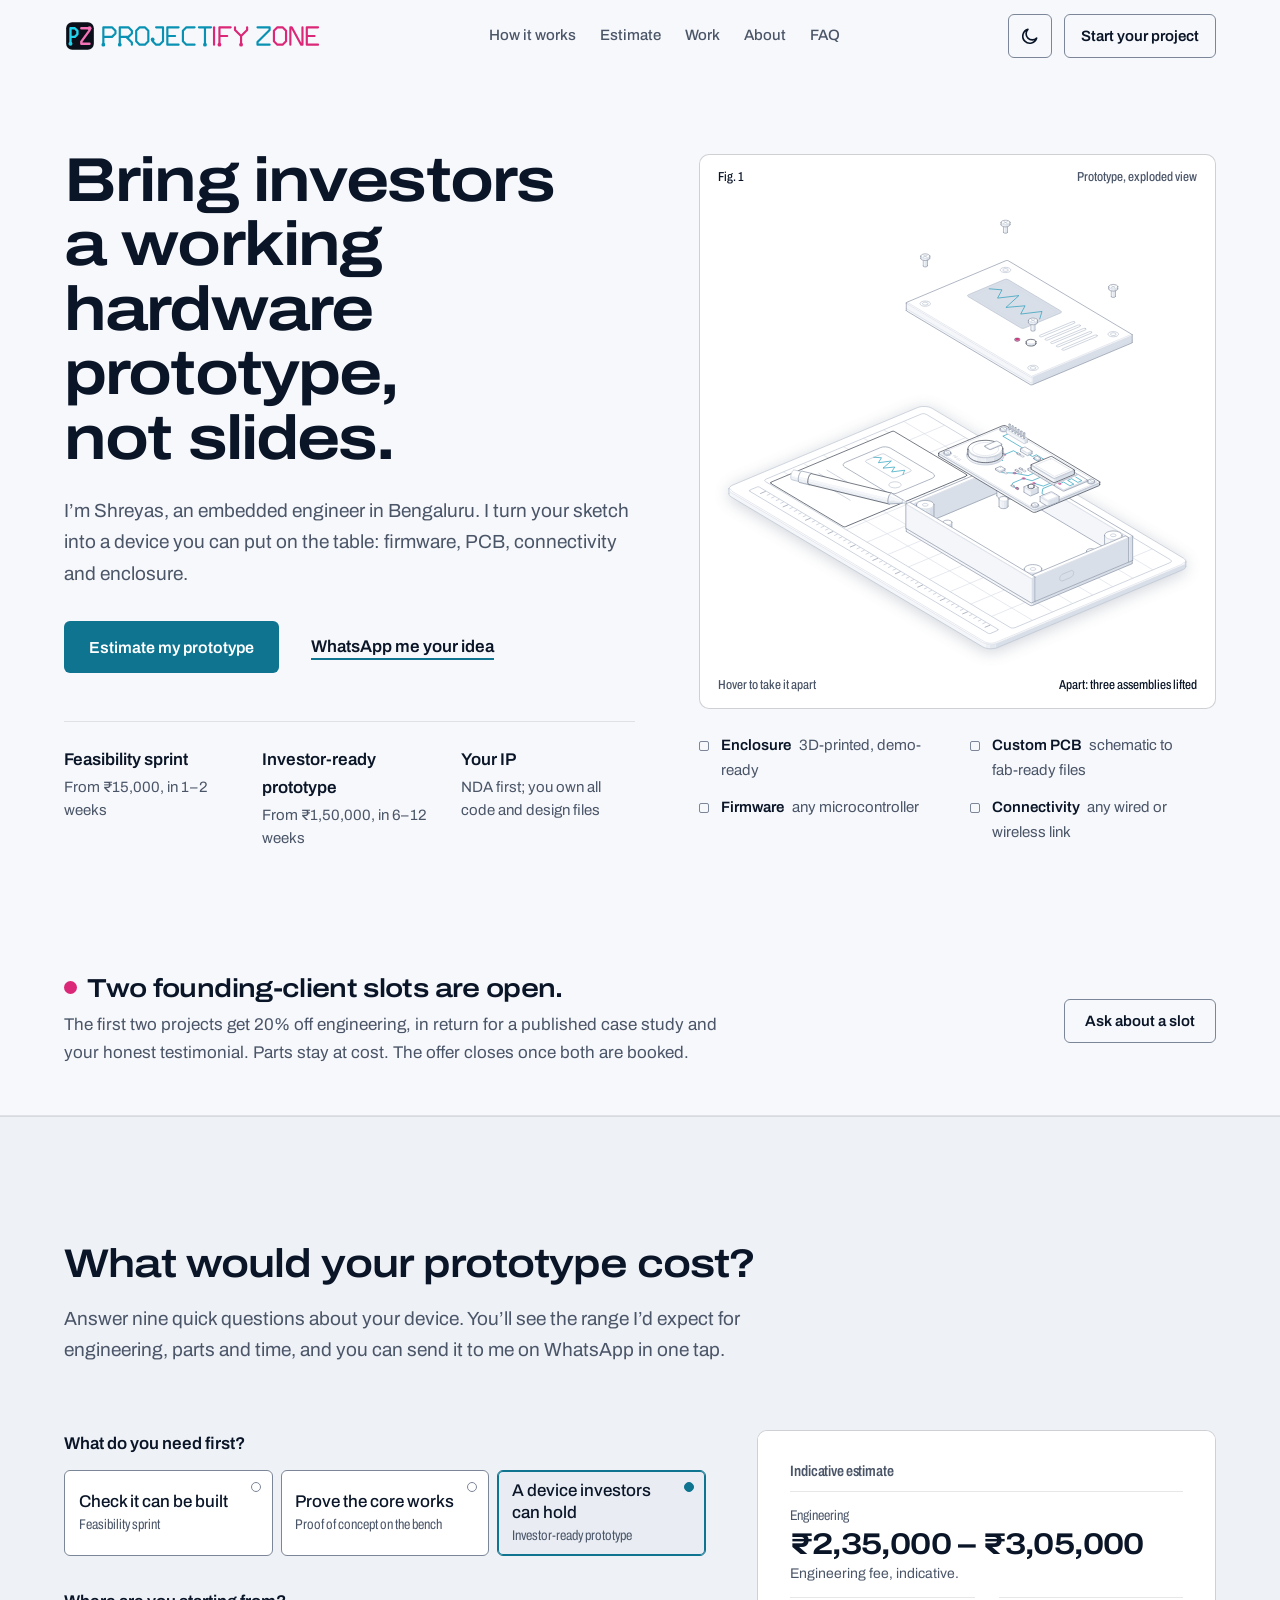
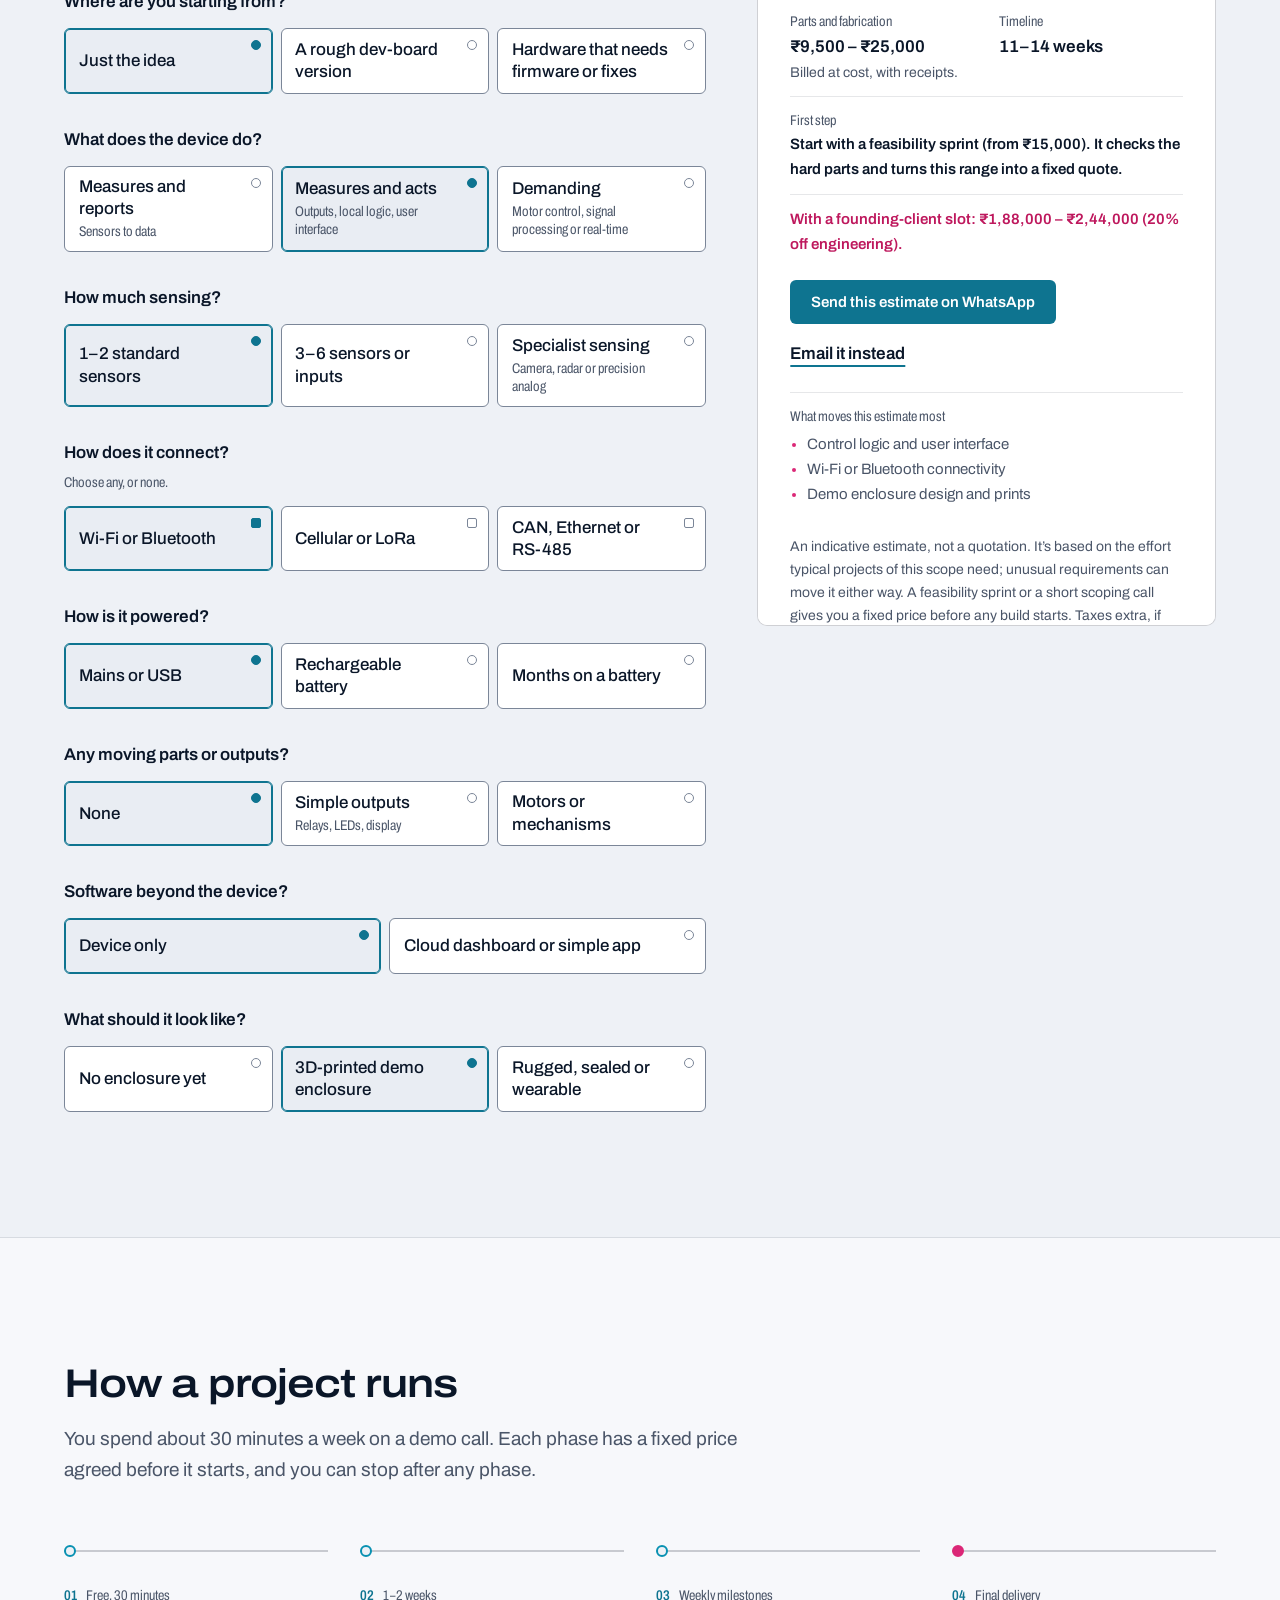
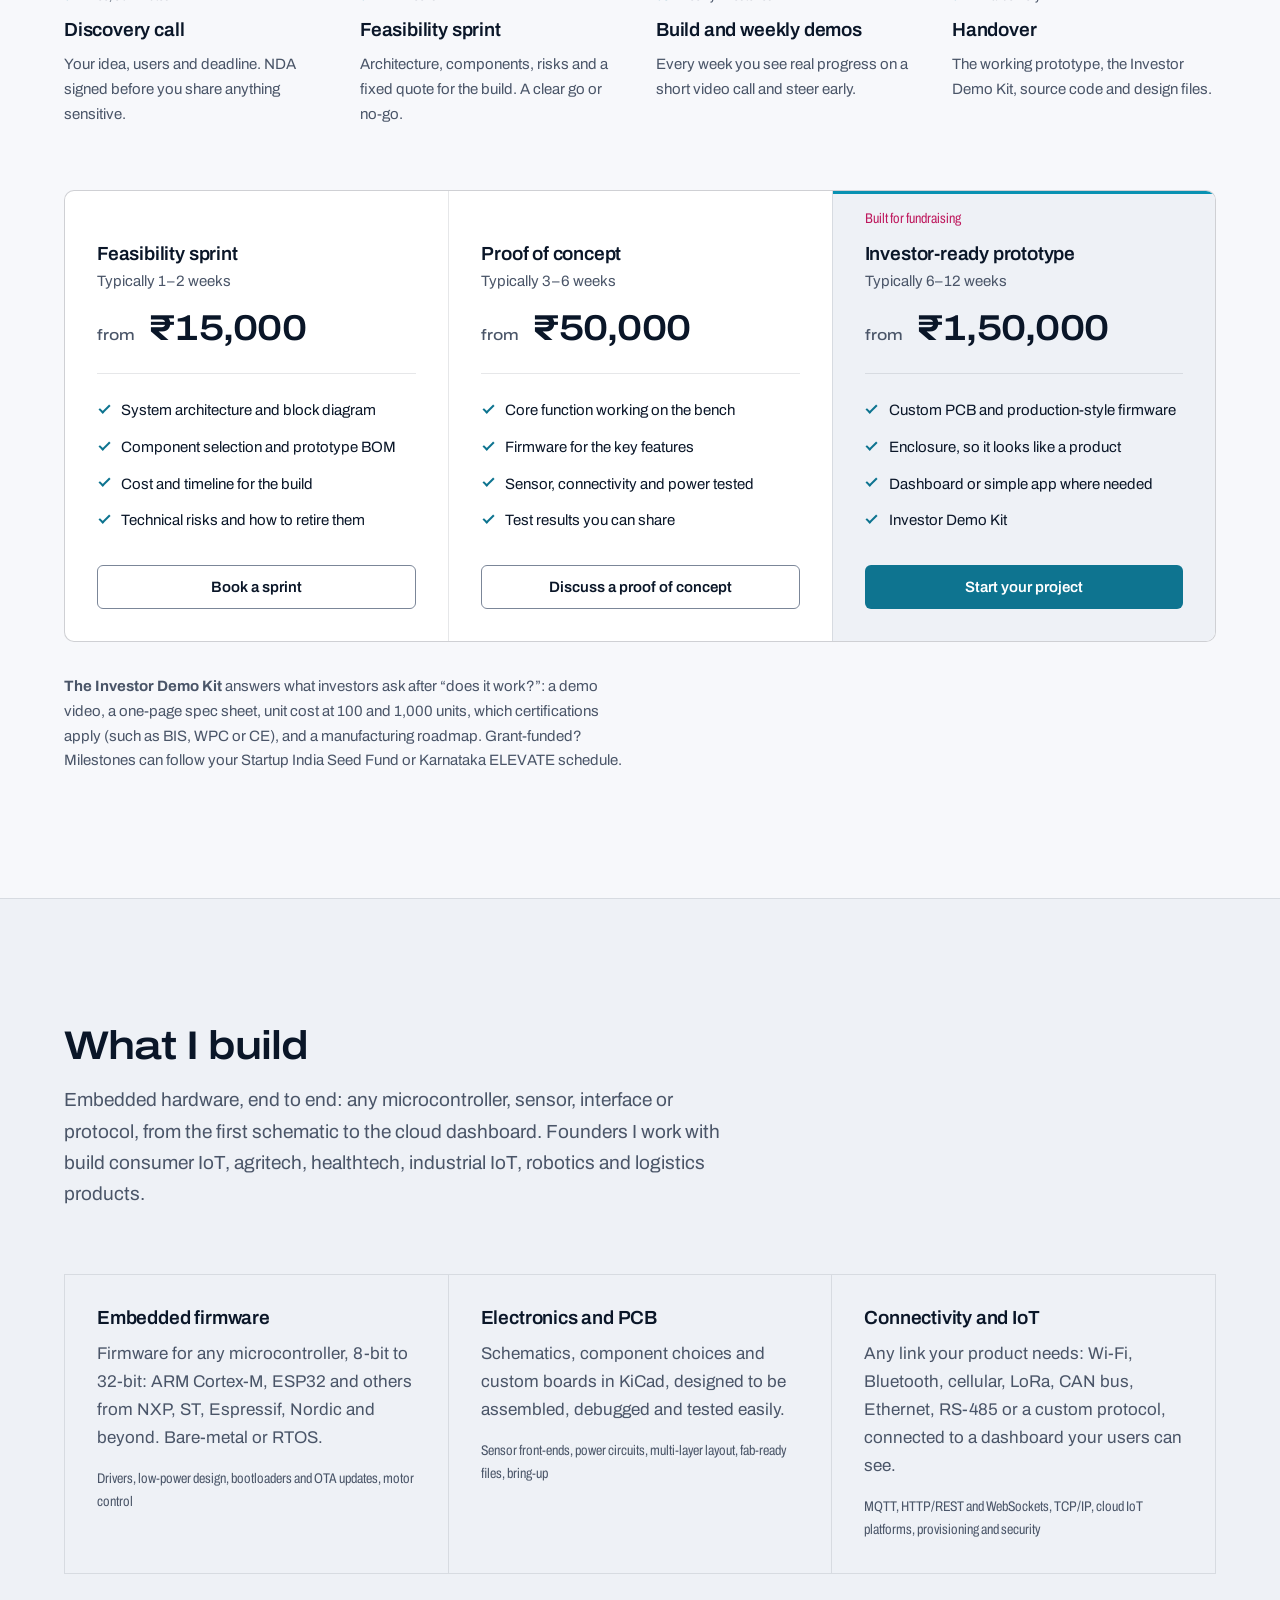
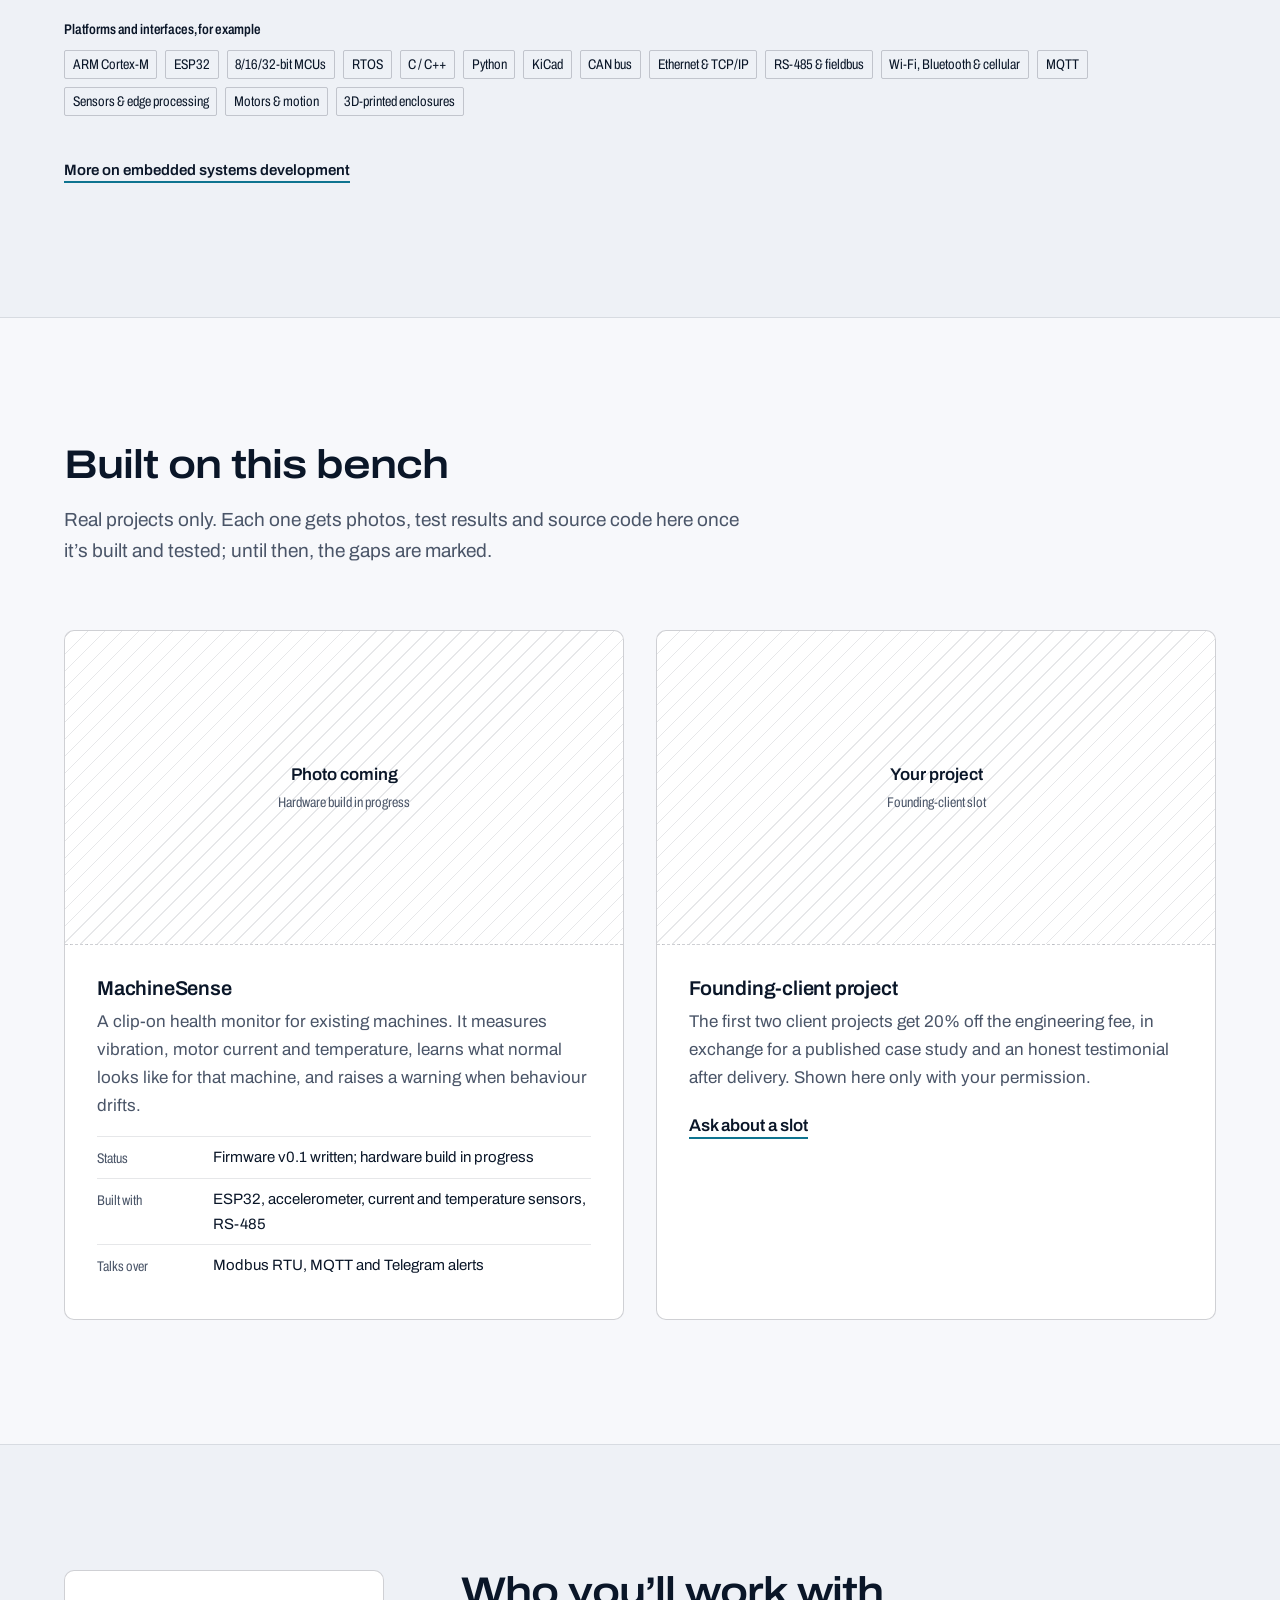
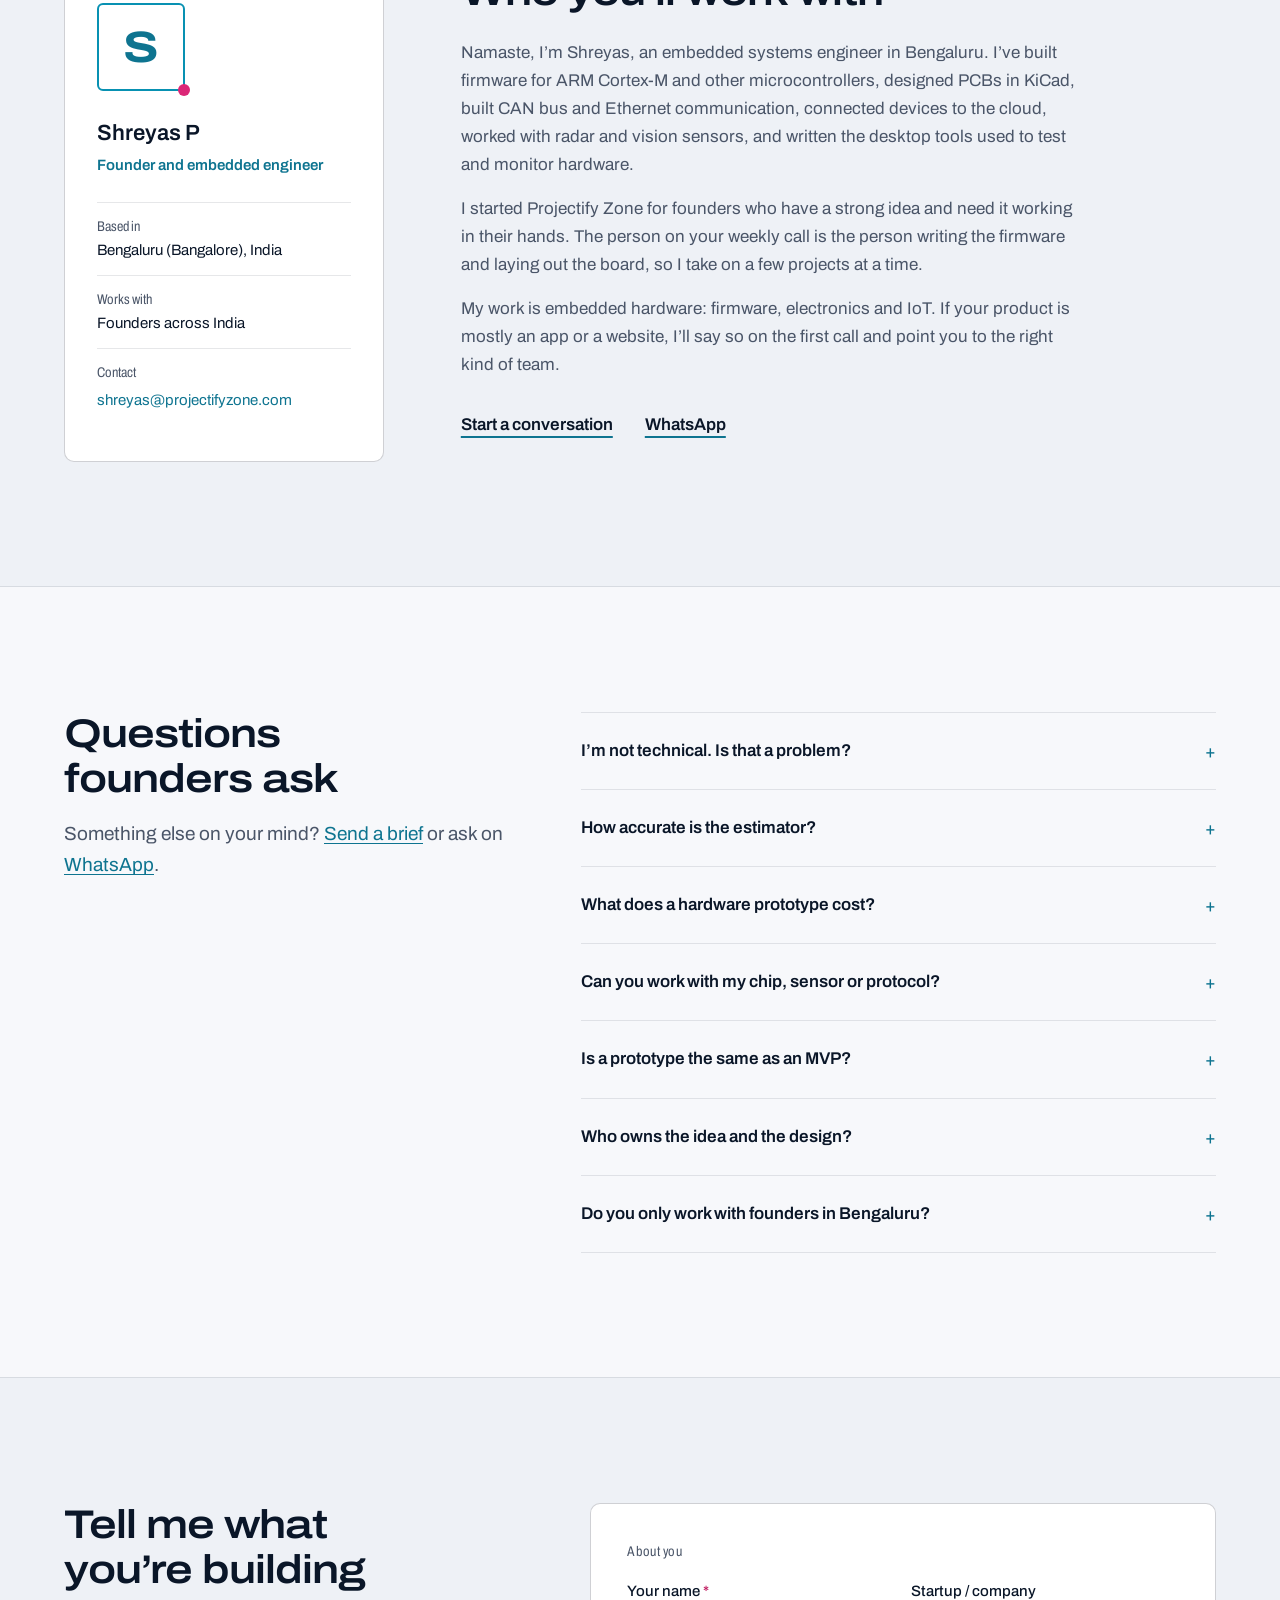
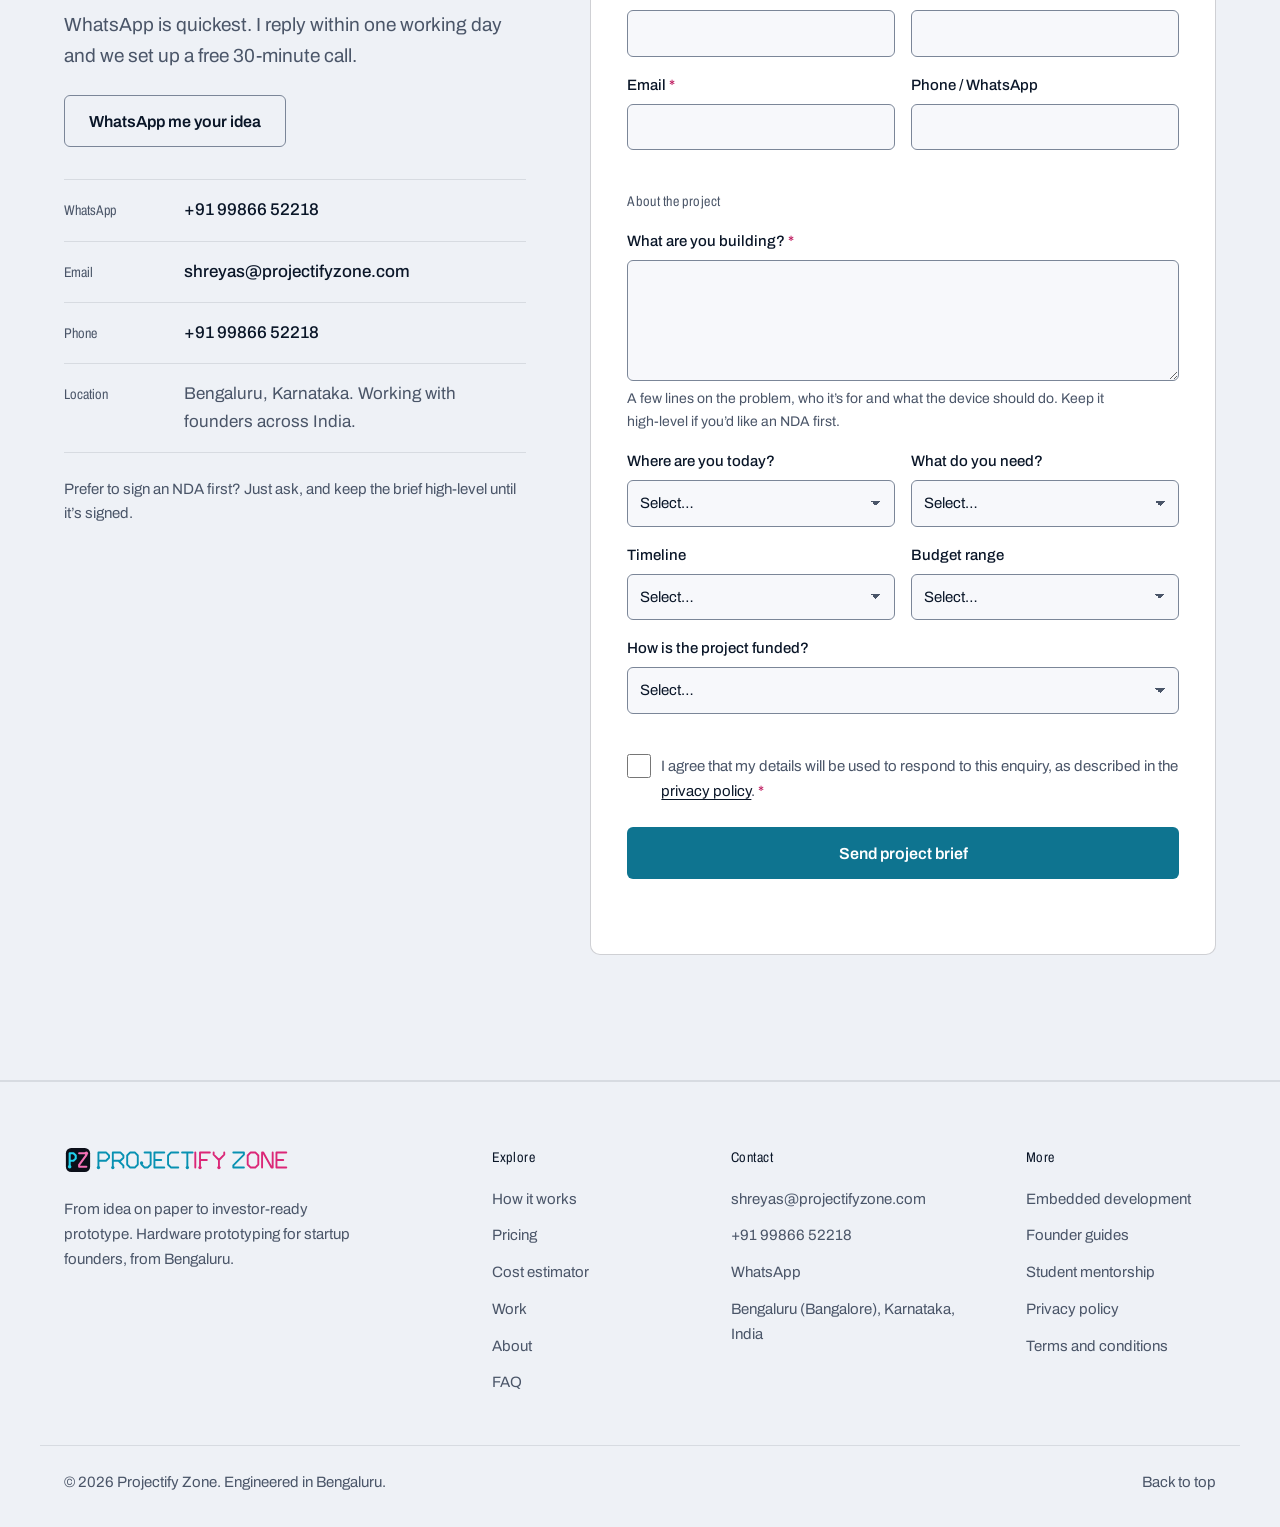
<file: index.html>
<!DOCTYPE html>
<html lang="en-IN" data-theme="dark">
<head>
<meta charset="utf-8">
<meta name="viewport" content="width=device-width, initial-scale=1">
<meta http-equiv="Content-Security-Policy" content="default-src 'self'; script-src 'self'; style-src 'self'; img-src 'self' data:; font-src 'self'; connect-src 'self' https://formsubmit.co; object-src 'none'; base-uri 'self'; form-action 'self' https://formsubmit.co; upgrade-insecure-requests">
<meta name="referrer" content="strict-origin-when-cross-origin">

<title>Projectify Zone: Hardware Prototypes &amp; Embedded Engineering</title>
<meta name="description" content="Hardware prototypes and embedded engineering for startup founders in Bengaluru (Bangalore), from idea to investor-ready device. NDA first, 100% your IP.">
<meta name="author" content="Shreyas P, Projectify Zone">
<meta name="color-scheme" content="dark light">
<meta name="theme-color" content="#0a1628" media="(prefers-color-scheme: dark)">
<meta name="theme-color" content="#f7f8fb" media="(prefers-color-scheme: light)">
<link rel="canonical" href="https://projectifyzone.com/">

<!-- Open Graph / social previews -->
<meta property="og:type" content="website">
<meta property="og:site_name" content="Projectify Zone">
<meta property="og:title" content="Projectify Zone: From idea on paper to investor-ready prototype">
<meta property="og:description" content="Hardware prototyping for startup founders: firmware, electronics, PCB, IoT and enclosures. NDA first, you own 100% of the IP.">
<meta property="og:url" content="https://projectifyzone.com/">
<meta property="og:image" content="https://projectifyzone.com/assets/img/og-image.png">
<meta property="og:image:width" content="1200">
<meta property="og:image:height" content="630">
<meta property="og:image:alt" content="Projectify Zone logo with the line From idea on paper to investor-ready prototype">
<meta property="og:locale" content="en_IN">
<meta name="twitter:card" content="summary_large_image">
<meta name="twitter:title" content="Projectify Zone: From idea on paper to investor-ready prototype">
<meta name="twitter:description" content="Hardware prototyping for startup founders: firmware, electronics, PCB, IoT and enclosures. NDA first, you own 100% of the IP.">
<meta name="twitter:image" content="https://projectifyzone.com/assets/img/og-image.png">

<link rel="icon" href="assets/img/favicon.svg" type="image/svg+xml">
<link rel="icon" href="assets/img/favicon-32.png" sizes="32x32" type="image/png">
<link rel="apple-touch-icon" href="assets/img/apple-touch-icon.png">
<link rel="manifest" href="site.webmanifest">

<link rel="preload" href="assets/fonts/archivo-latin-var.woff2" as="font" type="font/woff2" crossorigin>
<link rel="stylesheet" href="assets/css/main.css?v=9">
<link rel="stylesheet" href="assets/css/figure.css?v=5">
<script src="assets/js/theme-init.js?v=6"></script>

<script type="application/ld+json">
{
  "@context": "https://schema.org",
  "@type": "ProfessionalService",
  "name": "Projectify Zone",
  "url": "https://projectifyzone.com/",
  "logo": "https://projectifyzone.com/assets/img/icon-512.png",
  "image": "https://projectifyzone.com/assets/img/og-image.png",
  "description": "Hardware prototyping for startup founders: from idea on paper to an investor-ready working prototype.",
  "email": "shreyas@projectifyzone.com",
  "telephone": "+91-99866-52218",
  "founder": { "@type": "Person", "name": "Shreyas P", "jobTitle": "Founder & Lead Engineer" },
  "areaServed": [
    { "@type": "City", "name": "Bengaluru" },
    { "@type": "Country", "name": "India" }
  ],
  "address": {
    "@type": "PostalAddress",
    "addressLocality": "Bengaluru",
    "addressRegion": "Karnataka",
    "addressCountry": "IN"
  },
  "knowsAbout": ["Embedded Systems", "ARM Cortex-M", "Firmware Development", "PCB Design", "Internet of Things", "CAN Bus", "Ethernet and TCP/IP", "MQTT", "Robotics", "Hardware Prototyping"]
}
</script>
<script type="application/ld+json">
{
  "@context": "https://schema.org",
  "@type": "FAQPage",
  "mainEntity": [
    {
      "@type": "Question",
      "name": "I’m not technical. Is that a problem?",
      "acceptedAnswer": {
        "@type": "Answer",
        "text": "Not at all. Most founders I work with aren’t. You explain the problem and who it’s for; I translate that into a technical plan and explain every decision in plain language."
      }
    },
    {
      "@type": "Question",
      "name": "How accurate is the estimator?",
      "acceptedAnswer": {
        "@type": "Answer",
        "text": "It’s a realistic starting point, not a quote. It uses the effort that projects of each scope typically need, and unusual requirements can move it either way. A feasibility sprint or a short scoping call gives you a fixed price before any build starts."
      }
    },
    {
      "@type": "Question",
      "name": "What does a hardware prototype cost?",
      "acceptedAnswer": {
        "@type": "Answer",
        "text": "Feasibility sprints start at ₹15,000, proofs of concept at ₹50,000 and investor-ready prototypes at ₹1,50,000. You get a fixed quote before each phase. Components and fabrication are billed at cost with receipts."
      }
    },
    {
      "@type": "Question",
      "name": "Can you work with my chip, sensor or protocol?",
      "acceptedAnswer": {
        "@type": "Answer",
        "text": "Almost certainly. The work is platform-agnostic: any microcontroller family, RTOS, sensor, display or interface, wired or wireless. If something you have in mind is a poor fit for the product, the feasibility sprint says so and suggests a better option."
      }
    },
    {
      "@type": "Question",
      "name": "Is a prototype the same as an MVP?",
      "acceptedAnswer": {
        "@type": "Answer",
        "text": "Not quite. A proof of concept shows the core idea works on the bench. A prototype looks and behaves like the product, which is what investors want to see. An MVP goes further: a small batch real customers can use. Most founders need the prototype first; it’s also the starting point for MVP and product development once you’ve raised."
      }
    },
    {
      "@type": "Question",
      "name": "Who owns the idea and the design?",
      "acceptedAnswer": {
        "@type": "Answer",
        "text": "You do. An NDA is signed before you share sensitive details, and on final payment you receive full ownership of the source code, design files and documentation."
      }
    },
    {
      "@type": "Question",
      "name": "Do you only work with founders in Bengaluru?",
      "acceptedAnswer": {
        "@type": "Answer",
        "text": "No. Founders in Bengaluru (Bangalore) can meet in person, and founders anywhere in India can work fully online, with prototypes shipped to you."
      }
    }
  ]
}
</script>
</head>

<body>

<a class="skip-link" href="#main">Skip to content</a>

<header class="site-header">
  <div class="container nav">
    <a href="#top" class="brand" aria-label="Projectify Zone home">
      <svg class="logo" xmlns="http://www.w3.org/2000/svg" viewBox="-5 -17 592.5 74" aria-hidden="true" focusable="false"><g transform="translate(0 -12)"><rect width="64" height="64" rx="14" fill="#0b0f19"/><g fill="none" stroke-width="5.5" stroke-linecap="round" stroke-linejoin="round"><path stroke="#22d3ee" d="M10 50V14H20L26 20V28L20 34H10"/><circle fill="#22d3ee" cx="10" cy="50" r="4.6"/><path stroke="#f472b6" d="M35 14H54V19L35 45V50H54"/><circle fill="#f472b6" cx="54" cy="14" r="4.6"/></g></g><g transform="translate(86 0) scale(1)"><g class="a" transform="translate(0 0)"><path d="M0 40V0H20L28 8V14L20 22H0"/><circle cx="0" cy="40" r="4.4"/></g><g class="a" transform="translate(38 0)"><path d="M0 40V0H20L28 8V14L20 22H0M15 22L28 35V40"/><circle cx="0" cy="40" r="4.4"/></g><g class="a" transform="translate(76 0)"><path d="M8 0H20L28 8V32L20 40H8L0 32V8Z"/></g><g class="a" transform="translate(114 0)"><path d="M8 0H24V32L16 40H8L0 32V28"/><circle cx="0" cy="28" r="4.4"/></g><g class="a" transform="translate(148 0)"><path d="M26 0H0V40H26M0 20H18"/></g><g class="a" transform="translate(184 0)"><path d="M27 0H8L0 8V32L8 40H27"/></g><g class="a" transform="translate(221 0)"><path d="M0 0H28M14 0V40"/><circle cx="14" cy="40" r="4.4"/></g><g class="b" transform="translate(256 0)"><path d="M0 0V40"/></g><g class="b" transform="translate(268.5 0)"><path d="M26 0H0V40M0 20H18"/><circle cx="0" cy="40" r="4.4"/></g><g class="b" transform="translate(304.5 0)"><path d="M0 0V6L14 20L28 6V0M14 20V40"/><circle cx="14" cy="40" r="4.4"/></g></g><g transform="translate(442.5 0) scale(1)"><g class="a" transform="translate(0 0)"><path d="M0 0H28V6L0 34V40H28"/></g><g class="b" transform="translate(38 0)"><path d="M8 0H20L28 8V32L20 40H8L0 32V8Z"/></g><g class="b" transform="translate(76 0)"><path d="M0 40V0H3L25 40H28V0"/></g><g class="b" transform="translate(114 0)"><path d="M26 0H0V40H26M0 20H18"/></g></g></svg>
    </a>

    <nav class="nav-links" id="nav-links" aria-label="Primary">
      <a href="#process">How it works</a>
      <a href="#estimate">Estimate</a>
      <a href="#work">Work</a>
      <a href="#about">About</a>
      <a href="#faq">FAQ</a>
      <a href="#contact" class="btn btn-primary nav-cta-mobile">Start your project</a>
    </nav>

    <div class="nav-actions">
      <button class="icon-btn" id="theme-toggle" type="button" aria-label="Switch to light theme">
        <svg class="icon-sun" viewBox="0 0 24 24" width="20" height="20" aria-hidden="true"><circle cx="12" cy="12" r="4.5" fill="none" stroke="currentColor" stroke-width="2"/><path d="M12 2v2.5M12 19.5V22M2 12h2.5M19.5 12H22M4.9 4.9l1.8 1.8M17.3 17.3l1.8 1.8M4.9 19.1l1.8-1.8M17.3 6.7l1.8-1.8" stroke="currentColor" stroke-width="2" stroke-linecap="round"/></svg>
        <svg class="icon-moon" viewBox="0 0 24 24" width="20" height="20" aria-hidden="true"><path d="M20 14.5A8.5 8.5 0 1 1 9.5 4a7 7 0 0 0 10.5 10.5Z" fill="none" stroke="currentColor" stroke-width="2" stroke-linejoin="round"/></svg>
      </button>
      <a href="#contact" class="btn btn-secondary btn-sm nav-cta">Start your project</a>
      <button class="icon-btn menu-btn" id="menu-toggle" type="button" aria-label="Open menu" aria-expanded="false" aria-controls="nav-links">
        <span></span><span></span><span></span>
      </button>
    </div>
  </div>
</header>

<main id="main">

  <!-- HERO -->
  <section class="hero" aria-labelledby="hero-title">
    <div class="container hero-grid">
      <div class="hero-copy">
        <h1 id="hero-title">Bring investors a working hardware prototype, not slides.</h1>
        <p class="lede">
          I&rsquo;m Shreyas, an embedded engineer in Bengaluru. I turn your sketch into a device you can put on the
          table: firmware, PCB, connectivity and enclosure.
        </p>
        <div class="actions">
          <a href="#estimate" class="btn btn-primary btn-lg">Estimate my prototype</a>
          <a href="https://wa.me/919986652218?text=Hi%20Shreyas%2C%20I%20have%20a%20hardware%20idea%20I%27d%20like%20to%20discuss%3A%20" target="_blank" rel="noopener" class="link-arrow">WhatsApp me your idea<span class="sr-only"> (opens in a new tab)</span></a>
        </div>
        <dl class="facts">
          <div><dt>Feasibility sprint</dt><dd>From ₹15,000, in 1–2 weeks</dd></div>
          <div><dt>Investor-ready prototype</dt><dd>From ₹1,50,000, in 6–12 weeks</dd></div>
          <div><dt>Your IP</dt><dd>NDA first; you own all code and design files</dd></div>
        </dl>
      </div>

      <figure class="hero-figure pz-figure" id="pz-fig">
        <div class="pz-plate iso">
          <p class="pz-corner pz-fig" aria-hidden="true">Fig. 1</p>
          <p class="pz-corner pz-title" aria-hidden="true">Prototype, exploded view</p>
          <div class="pz-stage" id="pz-stage" tabindex="0" role="group" aria-label="Interactive drawing of a prototype. Press Space to take it apart or put it back together; use the arrow keys to highlight each part." aria-describedby="pz-status">
        <!-- hero-figure:start -->
<svg id="pz-figure" data-order="screws cover pcb" data-spring="0.09 64 14.2 4" xmlns="http://www.w3.org/2000/svg" class="iso-svg" viewBox="0 0 560 540" role="img" aria-label="A prototype on an engineer's cutting mat, taken apart, beside the founder's pencil sketch of it. The four cover screws are lifted out, the cover with its display window is raised, and the circuit board is lifted from the enclosure tray. The board carries a wireless microcontroller module with its antenna, a coin-cell battery, a USB-C connector, a sensor, a button and an LED, joined by cyan traces."><g class="it" data-piece="base" data-k="-51.5000"><path class="iso-halo" d="M15 336L15.5 334.9L16.3 333.8L17.6 332.8L19.3 331.9L233.4 242.1L235.4 241.4L237.6 240.9L239.9 240.7L242.3 240.7L244.6 240.9L246.9 241.3L248.8 242L250.6 242.8L542.2 416.6L543.5 417.6L544.5 418.7L545 419.9L545 421L545 426.3L544.5 427.5L543.7 428.6L542.4 429.6L540.7 430.4L326.6 520.3L324.6 520.9L322.4 521.4L320.1 521.6L317.7 521.7L315.4 521.4L313.1 521L311.2 520.3L309.4 519.5L17.8 345.7L16.5 344.8L15.5 343.7L15 342.5L15 341.3Z"/><g class="iso-solid"><path class="iso-fill" d="M15 336L15.5 334.9L16.3 333.8L17.6 332.8L19.3 331.9L233.4 242.1L235.4 241.4L237.6 240.9L239.9 240.7L242.3 240.7L244.6 240.9L246.9 241.3L248.8 242L250.6 242.8L542.2 416.6L543.5 417.6L544.5 418.7L545 419.9L545 421L545 426.3L544.5 427.5L543.7 428.6L542.4 429.6L540.7 430.4L326.6 520.3L324.6 520.9L322.4 521.4L320.1 521.6L317.7 521.7L315.4 521.4L313.1 521L311.2 520.3L309.4 519.5L17.8 345.7L16.5 344.8L15.5 343.7L15 342.5L15 341.3Z"/><path class="iso-shade" data-shade="0" d="M545 426.3L544.5 427.5L544.5 422.2L545 421ZM544.5 427.5L543.7 428.6L543.7 423.3L544.5 422.2ZM543.7 428.6L542.4 429.6L542.4 424.3L543.7 423.3ZM542.4 429.6L540.7 430.4L540.7 425.2L542.4 424.3ZM540.7 430.4L326.6 520.3L326.6 515L540.7 425.2ZM326.6 520.3L324.6 520.9L324.6 515.7L326.6 515Z"/><path class="iso-shade" data-shade="1" d="M324.6 520.9L322.4 521.4L322.4 516.1L324.6 515.7ZM322.4 521.4L320.1 521.6L320.1 516.4L322.4 516.1ZM320.1 521.6L317.7 521.7L317.7 516.4L320.1 516.4Z"/><path class="iso-shade" data-shade="2" d="M317.7 521.7L315.4 521.4L315.4 516.2L317.7 516.4ZM315.4 521.4L313.1 521L313.1 515.7L315.4 516.2Z"/><path class="iso-shade" data-shade="3" d="M313.1 521L311.2 520.3L311.2 515.1L313.1 515.7ZM311.2 520.3L309.4 519.5L309.4 514.3L311.2 515.1ZM309.4 519.5L17.8 345.7L17.8 340.5L309.4 514.3ZM17.8 345.7L16.5 344.8L16.5 339.5L17.8 340.5ZM16.5 344.8L15.5 343.7L15.5 338.4L16.5 339.5ZM15.5 343.7L15 342.5L15 337.2L15.5 338.4ZM15 342.5L15 341.3L15 336L15 337.2Z"/><path class="iso-top" d="M542.2 416.6L543.5 417.6L544.5 418.7L545 419.9L545 421L544.5 422.2L543.7 423.3L542.4 424.3L540.7 425.2L326.6 515L324.6 515.7L322.4 516.1L320.1 516.4L317.7 516.4L315.4 516.2L313.1 515.7L311.2 515.1L309.4 514.3L17.8 340.5L16.5 339.5L15.5 338.4L15 337.2L15 336L15.5 334.9L16.3 333.8L17.6 332.8L19.3 331.9L233.4 242.1L235.4 241.4L237.6 240.9L239.9 240.7L242.3 240.7L244.6 240.9L246.9 241.3L248.8 242L250.6 242.8Z"/><path class="iso-line iso-crease" data-tone="faint" d="M545 421L544.5 422.2L543.7 423.3L542.4 424.3L540.7 425.2L326.6 515L324.6 515.7L322.4 516.1L320.1 516.4L317.7 516.4L315.4 516.2L313.1 515.7L311.2 515.1L309.4 514.3L17.8 340.5L16.5 339.5L15.5 338.4L15 337.2L15 336"/><path class="iso-line iso-bevel" data-tone="faint" d="M545 421L542.2 421.9L541.5 422.8L540.5 423.6L539 424.3L325.1 514L323.4 514.6L321.7 515L319.8 515.2L317.9 515.2L316 515L314.3 514.7L312.7 514.1L311.2 513.4L19.7 339.7L18.6 338.9L17.8 338L17.5 337.1L15 336"/><path class="iso-line iso-edge" data-tone="lo" d="M15 336L15.5 334.9L16.3 333.8L17.6 332.8L19.3 331.9L233.4 242.1L235.4 241.4L237.6 240.9L239.9 240.7L242.3 240.7L244.6 240.9L246.9 241.3L248.8 242L250.6 242.8L542.2 416.6L543.5 417.6L544.5 418.7L545 419.9L545 421M545 426.3L544.5 427.5L543.7 428.6L542.4 429.6L540.7 430.4L326.6 520.3L324.6 520.9L322.4 521.4L320.1 521.6L317.7 521.7L315.4 521.4L313.1 521L311.2 520.3L309.4 519.5L17.8 345.7L16.5 344.8L15.5 343.7L15 342.5L15 341.3M545 421L545 426.3M15 336L15 341.3"/></g><path class="iso-line" data-tone="lo" d="M527.4 418.8L528.3 419.8L528.1 420.8L526.9 421.7L346.9 497.2L345 497.6L342.9 497.6L341.2 497L57.4 327.8L56.5 326.9L56.7 325.8L57.9 325L237.9 249.5L239.8 249L241.9 249.1L243.6 249.7Z"/><path class="iso-line" data-tone="faint" d="M265.1 262.5L78.9 340.6M289.2 276.9L103 355M313.3 291.2L127.1 369.3M337.3 305.6L151.1 383.7M361.4 319.9L175.2 398M385.5 334.3L199.3 412.4M409.6 348.6L223.4 426.7M433.7 363L247.5 441.1M457.8 377.3L271.6 455.4M481.9 391.7L295.7 469.8M505.9 406L319.7 484.2M217.7 257.9L506.8 430.2M194.4 267.7L483.5 439.9M171.2 277.5L460.2 449.7M147.9 287.2L436.9 459.4M124.6 297L413.7 469.2M101.3 306.7L390.4 479M78.1 316.5L367.1 488.7"/><g class="iso-solid"><path class="iso-fill" d="M39.1 338.3L39.2 337.7L39.8 337.3L47.6 334.1L48.5 333.8L49.6 333.9L50.4 334.2L326.5 498.7L326.9 499.1L326.9 499.7L326.8 500.2L326.2 500.6L318.5 503.9L317.5 504.1L316.5 504L315.6 503.7L39.6 339.3L39.1 338.8Z"/><path class="iso-shade" data-shade="0" d="M326.9 499.7L326.8 500.2L326.8 499.7L326.9 499.1ZM326.8 500.2L326.2 500.6L326.2 500.1L326.8 499.7ZM326.2 500.6L318.5 503.9L318.5 503.3L326.2 500.1Z"/><path class="iso-shade" data-shade="1" d="M318.5 503.9L317.5 504.1L317.5 503.6L318.5 503.3Z"/><path class="iso-shade" data-shade="2" d="M317.5 504.1L316.5 504L316.5 503.5L317.5 503.6Z"/><path class="iso-shade" data-shade="3" d="M316.5 504L315.6 503.7L315.6 503.2L316.5 503.5ZM315.6 503.7L39.6 339.3L39.6 338.7L315.6 503.2ZM39.6 339.3L39.1 338.8L39.1 338.3L39.6 338.7Z"/><path class="iso-top" d="M326.5 498.7L326.9 499.1L326.8 499.7L326.2 500.1L318.5 503.3L317.5 503.6L316.5 503.5L315.6 503.2L39.6 338.7L39.1 338.3L39.2 337.7L39.8 337.3L47.6 334.1L48.5 333.8L49.6 333.9L50.4 334.2Z"/><path class="iso-line iso-edge" data-tone="lo" d="M39.1 338.3L39.2 337.7L39.8 337.3L47.6 334.1L48.5 333.8L49.6 333.9L50.4 334.2L326.5 498.7L326.9 499.1M326.9 499.7L326.8 500.2L326.2 500.6L318.5 503.9L317.5 504.1L316.5 504L315.6 503.7L39.6 339.3L39.1 338.8M326.9 499.1L326.9 499.7M39.1 338.3L39.1 338.8"/></g><path class="iso-line" data-tone="lo" d="M62.5 342.3L59.4 343.6M67.7 345.4L64.6 346.7M73 348.5L69.8 349.8M78.2 351.6L75.1 352.9M88.6 357.9L85.5 359.2M93.8 361L90.7 362.3M99 364.1L95.9 365.4M104.2 367.2L101.1 368.5M114.6 373.4L111.5 374.7M119.8 376.5L116.7 377.8M125 379.6L121.9 380.9M130.2 382.7L127.1 384M140.7 388.9L137.6 390.2M145.9 392L142.8 393.3M151.1 395.1L148 396.4M156.3 398.2L153.2 399.5M166.7 404.4L163.6 405.7M171.9 407.5L168.8 408.8M177.1 410.6L174 411.9M182.3 413.7L179.2 415M192.7 419.9L189.6 421.2M197.9 423L194.8 424.3M203.1 426.1L200 427.4M208.4 429.2L205.3 430.5M218.8 435.4L215.7 436.7M224 438.5L220.9 439.8M229.2 441.6L226.1 442.9M234.4 444.7L231.3 446M244.8 450.9L241.7 452.2M250 454L246.9 455.4M255.2 457.2L252.1 458.5M260.4 460.3L257.3 461.6M270.8 466.5L267.7 467.8M276.1 469.6L273 470.9M281.3 472.7L278.2 474M286.5 475.8L283.4 477.1M296.9 482L293.8 483.3M302.1 485.1L299 486.4M307.3 488.2L304.2 489.5M312.5 491.3L309.4 492.6"/><path class="iso-line" data-tone="mid" d="M57.3 339.2L51.7 341.6M83.4 354.7L77.8 357.1M109.4 370.3L103.8 372.6M135.4 385.8L129.9 388.1M161.5 401.3L155.9 403.6M187.5 416.8L181.9 419.2M213.6 432.3L208 434.7M239.6 447.8L234 450.2M265.6 463.4L260.1 465.7M291.7 478.9L286.1 481.2M317.7 494.4L312.1 496.7"/></g><g class="it" data-piece="base" data-k="-47.3159"><g class="iso-solid"><path class="iso-fill" d="M63.7 328.8L64.4 328.2L204.1 269.6L205.5 269.3L206.9 269.7L290.2 319.3L290.7 320.1L290.7 320.8L290 321.5L150.3 380.1L148.9 380.3L147.5 379.9L64.2 330.3L63.7 329.5Z"/><path class="iso-shade" data-shade="0" d="M290.7 320.8L290 321.5L290 320.8L290.7 320.1ZM290 321.5L150.3 380.1L150.3 379.4L290 320.8Z"/><path class="iso-shade" data-shade="1" d="M150.3 380.1L148.9 380.3L148.9 379.6L150.3 379.4Z"/><path class="iso-shade" data-shade="2" d="M148.9 380.3L147.5 379.9L147.5 379.2L148.9 379.6Z"/><path class="iso-shade" data-shade="3" d="M147.5 379.9L64.2 330.3L64.2 329.6L147.5 379.2ZM64.2 330.3L63.7 329.5L63.7 328.8L64.2 329.6Z"/><path class="iso-top" d="M290.2 319.3L290.7 320.1L290 320.8L150.3 379.4L148.9 379.6L147.5 379.2L64.2 329.6L63.7 328.8L64.4 328.2L204.1 269.6L205.5 269.3L206.9 269.7Z"/><path class="iso-line iso-edge" data-tone="hi" d="M63.7 328.8L64.4 328.2L204.1 269.6L205.5 269.3L206.9 269.7L290.2 319.3L290.7 320.1M290.7 320.8L290 321.5L150.3 380.1L148.9 380.3L147.5 379.9L64.2 330.3L63.7 329.5M290.7 320.1L290.7 320.8M63.7 328.8L63.7 329.5"/></g><path class="iso-line" data-tone="mid" d="M251.6 318.4L253.1 319.8L253.5 321.3L252.6 322.8L250.6 324.1L210.2 341L207.5 341.8L204.3 341.9L201.3 341.5L198.8 340.5L149.4 311L147.8 309.6L147.5 308.1L148.4 306.5L150.4 305.3L190.7 288.4L193.5 287.6L196.6 287.5L199.6 287.9L202.1 288.9Z"/><path class="iso-line" data-tone="lo" d="M225.8 314L226.4 314.7L226.3 315.5L225.4 316.1L208.3 323.3L206.9 323.6L205.3 323.6L204 323.1L174.1 305.3L173.4 304.6L173.6 303.8L174.5 303.1L191.5 296L193 295.6L194.5 295.7L195.8 296.2Z"/><path class="iso-line" data-tone="lo" d="M212.1 334.3L210.2 334.8L208.1 335.1L205.9 335L203.8 334.5L202.2 333.8L201 332.9L200.5 331.8L200.7 330.7L201.6 329.7L203 328.8L204.9 328.3L207.1 328L209.3 328.1L211.3 328.5L213 329.3L214.2 330.2L214.7 331.3L214.5 332.4L213.6 333.4Z"/><path class="iso-line" data-tone="blue" data-free="" d="M183 299.6L191.9 300.1L188.4 305.9L203.4 303.9L193.7 312.2L207.3 310.9L203.7 316.6L218.8 314.6L216.8 319.7"/><path class="iso-line" data-tone="lo" data-free="" d="M128.6 314.4L180.7 345.5M119.3 318.3L155.8 340.1M110 322.2L155.6 349.4"/></g><g class="it" data-piece="base" data-k="-43.5543"><g class="iso-solid"><path class="iso-fill" d="M86.7 322.7L86.8 321.6L86.9 320.5L87.2 319.4L87.5 318.3L87.9 317.3L88.3 316.3L88.8 315.6L89.3 314.9L89.8 314.5L90.3 314.3L90.7 314.3L99.9 316.4L100.3 316.6L100.6 317.1L100.9 317.7L101 318.5L101.1 319.5L101 320.6L100.9 321.7L100.6 322.9L100.3 324L99.9 325.1L99.4 326.1L98.9 326.9L98.4 327.5L97.9 327.9L97.4 328.2L96.9 328.1L87.9 325.7L87.5 325.5L87.2 325.1L86.9 324.4L86.8 323.6Z"/><path class="iso-shade" data-shade="0" d="M87.9 325.7L87.5 325.5L87.2 325.1L86.9 324.4L95.9 326.8L96.2 327.4L96.5 327.9L96.9 328.1ZM95.7 325L95.8 323.9L95.9 322.8L96.2 321.6L96.5 320.5L96.9 319.4L97.4 318.4L97.9 317.6L98.4 317L98.9 316.6L99.4 316.3L99.9 316.4L100.3 316.6L100.6 317.1L100.9 317.7L101 318.5L101.1 319.5L101 320.6L100.9 321.7L100.6 322.9L100.3 324L99.9 325.1L99.4 326.1L98.9 326.9L98.4 327.5L97.9 327.9L97.4 328.2L96.9 328.1L96.5 327.9L96.2 327.4L95.9 326.8L95.8 326L95.7 325L98.4 322.2L98.4 322.2L98.4 322.2L98.4 322.2L98.4 322.2L98.4 322.2L98.4 322.2L98.4 322.2L98.4 322.2L98.4 322.2L98.4 322.2L98.4 322.2L98.4 322.2L98.4 322.2L98.4 322.2L98.4 322.2L98.4 322.2L98.4 322.2L98.4 322.2L98.4 322.2L98.4 322.2L98.4 322.2L98.4 322.2L98.4 322.2L98.4 322.2L98.4 322.2L98.4 322.2L98.4 322.2L98.4 322.2L98.4 322.2L98.4 322.2L98.4 322.2L98.4 322.2Z"/><path class="iso-shade" data-shade="1" d="M86.9 324.4L86.8 323.6L95.8 326L95.9 326.8Z"/><path class="iso-shade" data-shade="2" d="M86.8 323.6L86.7 322.7L86.8 321.6L95.8 323.9L95.7 325L95.8 326Z"/><path class="iso-shade" data-shade="3" d="M86.8 321.6L86.9 320.5L95.9 322.8L95.8 323.9ZM90.3 314.3L90.7 314.3L99.9 316.4L99.4 316.3Z"/><path class="iso-top" d="M86.9 320.5L87.2 319.4L87.5 318.3L87.9 317.3L88.3 316.3L88.8 315.6L89.3 314.9L89.8 314.5L90.3 314.3L99.4 316.3L98.9 316.6L98.4 317L97.9 317.6L97.4 318.4L96.9 319.4L96.5 320.5L96.2 321.6L95.9 322.8Z"/><path class="iso-line iso-crease" data-tone="faint" d="M96.9 328.1L96.5 327.8L96.1 327.2L95.8 326.3L95.7 325.1L95.8 323.8L96 322.4L96.4 321L96.8 319.7L97.4 318.5L98 317.5L98.6 316.8L99.2 316.4L99.8 316.3"/><path class="iso-line iso-edge" data-tone="lo" d="M86.7 322.7L86.8 321.6L86.9 320.5L87.2 319.4L87.5 318.3L87.9 317.3L88.3 316.3L88.8 315.6L89.3 314.9L89.8 314.5L90.3 314.3L90.7 314.3L99.9 316.4L100.3 316.6L100.6 317.1L100.9 317.7L101 318.5L101.1 319.5L101 320.6L100.9 321.7L100.6 322.9L100.3 324L99.9 325.1L99.4 326.1L98.9 326.9L98.4 327.5L97.9 327.9L97.4 328.2L96.9 328.1L87.9 325.7L87.5 325.5L87.2 325.1L86.9 324.4L86.8 323.6Z"/></g></g><g class="it" data-piece="base" data-k="-41.4711"><g class="iso-solid"><path class="iso-fill" d="M95.4 325.3L95.5 324.1L95.7 322.8L95.9 321.5L96.3 320.2L96.8 319.1L97.3 318L97.8 317.1L98.4 316.4L99 315.9L99.5 315.7L100 315.7L111 318.3L111.4 318.6L111.8 319.1L112.1 319.8L112.2 320.8L112.3 321.9L112.2 323.1L112.1 324.3L111.8 325.6L111.4 326.9L111 328.1L110.5 329.2L109.9 330.1L109.3 330.8L108.7 331.3L108.2 331.5L107.7 331.5L96.8 328.8L96.3 328.6L95.9 328L95.7 327.3L95.5 326.4Z"/><path class="iso-shade" data-shade="0" d="M96.8 328.8L96.3 328.6L95.9 328L95.7 327.3L106.6 330L106.9 330.7L107.2 331.2L107.7 331.5ZM106.4 328L106.4 326.8L106.6 325.5L106.9 324.2L107.2 322.9L107.7 321.7L108.2 320.6L108.7 319.7L109.3 319L109.9 318.5L110.5 318.3L111 318.3L111.4 318.6L111.8 319.1L112.1 319.8L112.2 320.8L112.3 321.9L112.2 323.1L112.1 324.3L111.8 325.6L111.4 326.9L111 328.1L110.5 329.2L109.9 330.1L109.3 330.8L108.7 331.3L108.2 331.5L107.7 331.5L107.2 331.2L106.9 330.7L106.6 330L106.4 329L106.4 328L109.3 324.9L109.3 324.9L109.3 324.9L109.3 324.9L109.3 324.9L109.3 324.9L109.3 324.9L109.3 324.9L109.3 324.9L109.3 324.9L109.3 324.9L109.3 324.9L109.3 324.9L109.3 324.9L109.3 324.9L109.3 324.9L109.3 324.9L109.3 324.9L109.3 324.9L109.3 324.9L109.3 324.9L109.3 324.9L109.3 324.9L109.3 324.9L109.3 324.9L109.3 324.9L109.3 324.9L109.3 324.9L109.3 324.9L109.3 324.9L109.3 324.9L109.3 324.9L109.3 324.9Z"/><path class="iso-shade" data-shade="1" d="M95.7 327.3L95.5 326.4L106.4 329L106.6 330Z"/><path class="iso-shade" data-shade="2" d="M95.5 326.4L95.4 325.3L95.5 324.1L106.4 326.8L106.4 328L106.4 329Z"/><path class="iso-shade" data-shade="3" d="M95.5 324.1L95.7 322.8L95.9 321.5L106.9 324.2L106.6 325.5L106.4 326.8ZM99.5 315.7L100 315.7L111 318.3L110.5 318.3Z"/><path class="iso-top" d="M95.9 321.5L96.3 320.2L96.8 319.1L97.3 318L97.8 317.1L98.4 316.4L99 315.9L99.5 315.7L110.5 318.3L109.9 318.5L109.3 319L108.7 319.7L108.2 320.6L107.7 321.7L107.2 322.9L106.9 324.2Z"/><path class="iso-line iso-crease" data-tone="faint" d="M107.7 331.5L107.2 331.2L106.8 330.7L106.6 329.9L106.4 328.9L106.4 327.7L106.5 326.4L106.7 325L107 323.6L107.4 322.3L108 321.1L108.5 320L109.2 319.2L109.8 318.6L110.4 318.3L110.9 318.3"/><path class="iso-line iso-edge" data-tone="mid" d="M95.4 325.3L95.5 324.1L95.7 322.8L95.9 321.5L96.3 320.2L96.8 319.1L97.3 318L97.8 317.1L98.4 316.4L99 315.9L99.5 315.7L100 315.7L111 318.3L111.4 318.6L111.8 319.1L112.1 319.8L112.2 320.8L112.3 321.9L112.2 323.1L112.1 324.3L111.8 325.6L111.4 326.9L111 328.1L110.5 329.2L109.9 330.1L109.3 330.8L108.7 331.3L108.2 331.5L107.7 331.5L96.8 328.8L96.3 328.6L95.9 328L95.7 327.3L95.5 326.4Z"/></g></g><g class="it" data-piece="base" data-k="-30.6762"><g class="iso-solid"><path class="iso-fill" d="M106.5 327.8L106.5 326.7L106.7 325.4L107 324.2L107.3 323L107.8 321.9L108.2 320.8L108.8 320L109.3 319.3L109.9 318.8L110.4 318.6L110.9 318.6L203.8 341.2L204.2 341.5L204.6 342L204.8 342.7L205 343.5L205.1 344.6L205 345.7L204.8 346.9L204.6 348.2L204.2 349.4L203.8 350.5L203.3 351.6L202.8 352.4L202.2 353.1L201.7 353.6L201.1 353.8L200.6 353.8L107.8 331.2L107.3 330.9L107 330.4L106.7 329.7L106.5 328.9Z"/><path class="iso-shade" data-shade="0" d="M107.8 331.2L107.3 330.9L107 330.4L106.7 329.7L199.6 352.3L199.9 353L200.2 353.5L200.6 353.8ZM199.4 350.4L199.4 349.3L199.6 348L199.9 346.8L200.2 345.6L200.6 344.4L201.1 343.4L201.7 342.6L202.2 341.9L202.8 341.4L203.3 341.2L203.8 341.2L204.2 341.5L204.6 342L204.8 342.7L205 343.5L205.1 344.6L205 345.7L204.8 346.9L204.6 348.2L204.2 349.4L203.8 350.5L203.3 351.6L202.8 352.4L202.2 353.1L201.7 353.6L201.1 353.8L200.6 353.8L200.2 353.5L199.9 353L199.6 352.3L199.4 351.4L199.4 350.4L202.2 347.5L202.2 347.5L202.2 347.5L202.2 347.5L202.2 347.5L202.2 347.5L202.2 347.5L202.2 347.5L202.2 347.5L202.2 347.5L202.2 347.5L202.2 347.5L202.2 347.5L202.2 347.5L202.2 347.5L202.2 347.5L202.2 347.5L202.2 347.5L202.2 347.5L202.2 347.5L202.2 347.5L202.2 347.5L202.2 347.5L202.2 347.5L202.2 347.5L202.2 347.5L202.2 347.5L202.2 347.5L202.2 347.5L202.2 347.5L202.2 347.5L202.2 347.5L202.2 347.5Z"/><path class="iso-shade" data-shade="1" d="M106.7 329.7L106.5 328.9L199.4 351.4L199.6 352.3Z"/><path class="iso-shade" data-shade="2" d="M106.5 328.9L106.5 327.8L106.5 326.7L199.4 349.3L199.4 350.4L199.4 351.4Z"/><path class="iso-shade" data-shade="3" d="M106.5 326.7L106.7 325.4L107 324.2L199.9 346.8L199.6 348L199.4 349.3ZM110.4 318.6L110.9 318.6L203.8 341.2L203.3 341.2Z"/><path class="iso-top" d="M107 324.2L107.3 323L107.8 321.9L108.2 320.8L108.8 320L109.3 319.3L109.9 318.8L110.4 318.6L203.3 341.2L202.8 341.4L202.2 341.9L201.7 342.6L201.1 343.4L200.6 344.4L200.2 345.6L199.9 346.8Z"/><path class="iso-line iso-crease" data-tone="faint" d="M200.7 353.8L200.2 353.5L199.8 352.9L199.5 352.1L199.4 351L199.4 349.7L199.6 348.3L199.8 346.9L200.2 345.5L200.7 344.2L201.3 343.1L201.9 342.2L202.6 341.6L203.2 341.2L203.8 341.2"/><path class="iso-line iso-edge" data-tone="hi" d="M106.5 327.8L106.5 326.7L106.7 325.4L107 324.2L107.3 323L107.8 321.9L108.2 320.8L108.8 320L109.3 319.3L109.9 318.8L110.4 318.6L110.9 318.6L203.8 341.2L204.2 341.5L204.6 342L204.8 342.7L205 343.5L205.1 344.6L205 345.7L204.8 346.9L204.6 348.2L204.2 349.4L203.8 350.5L203.3 351.6L202.8 352.4L202.2 353.1L201.7 353.6L201.1 353.8L200.6 353.8L107.8 331.2L107.3 330.9L107 330.4L106.7 329.7L106.5 328.9Z"/></g></g><g class="it" data-piece="base" data-k="-19.5026"><g class="iso-solid"><path class="iso-fill" d="M199.4 350.4L199.4 349.3L199.6 348L199.9 346.8L200.2 345.6L200.6 344.4L201.1 343.4L201.7 342.6L202.2 341.9L202.8 341.4L203.3 341.2L203.8 341.2L204.2 341.5L217.4 349.3L217.5 349.5L217.5 349.7L217.6 349.9L217.6 350.2L217.6 350.5L217.5 350.9L217.5 351.2L217.4 351.6L217.2 351.9L217.1 352.2L217 352.4L216.8 352.6L216.6 352.7L216.5 352.8L201.1 353.8L200.6 353.8L200.2 353.5L199.9 353L199.6 352.3L199.4 351.4Z"/><path class="iso-shade" data-shade="0" d="M201.1 353.8L200.6 353.8L200.2 353.5L199.9 353L199.6 352.3L199.4 351.4L216 352.1L216.1 352.4L216.1 352.6L216.2 352.7L216.4 352.8L216.5 352.8ZM216 351.9L216 351.5L216.1 351.2L216.1 350.8L216.2 350.5L216.4 350.2L216.5 349.9L216.6 349.6L216.8 349.5L217 349.3L217.1 349.3L217.2 349.3L217.4 349.3L217.5 349.5L217.5 349.7L217.6 349.9L217.6 350.2L217.6 350.5L217.5 350.9L217.5 351.2L217.4 351.6L217.2 351.9L217.1 352.2L217 352.4L216.8 352.6L216.6 352.7L216.5 352.8L216.4 352.8L216.2 352.7L216.1 352.6L216.1 352.4L216 352.1L216 351.9L216.8 351L216.8 351L216.8 351L216.8 351L216.8 351L216.8 351L216.8 351L216.8 351L216.8 351L216.8 351L216.8 351L216.8 351L216.8 351L216.8 351L216.8 351L216.8 351L216.8 351L216.8 351L216.8 351L216.8 351L216.8 351L216.8 351L216.8 351L216.8 351L216.8 351L216.8 351L216.8 351L216.8 351L216.8 351L216.8 351L216.8 351L216.8 351L216.8 351Z"/><path class="iso-shade" data-shade="1" d="M199.4 351.4L199.4 350.4L199.4 349.3L216 351.5L216 351.9L216 352.1Z"/><path class="iso-shade" data-shade="2" d="M199.4 349.3L199.6 348L216.1 351.2L216 351.5ZM203.3 341.2L203.8 341.2L204.2 341.5L217.4 349.3L217.2 349.3L217.1 349.3Z"/><path class="iso-shade" data-shade="3" d="M199.6 348L199.9 346.8L200.2 345.6L200.6 344.4L201.1 343.4L216.5 349.9L216.4 350.2L216.2 350.5L216.1 350.8L216.1 351.2ZM201.7 342.6L202.2 341.9L202.8 341.4L203.3 341.2L217.1 349.3L217 349.3L216.8 349.5L216.6 349.6Z"/><path class="iso-top" d="M201.1 343.4L201.7 342.6L216.6 349.6L216.5 349.9Z"/><path class="iso-line iso-crease" data-tone="faint" d="M216.4 352.8L216.1 352.5L216 351.5L216.3 350.3L216.8 349.4L217.3 349.3"/><path class="iso-line iso-edge" data-tone="mid" d="M199.4 350.4L199.4 349.3L199.6 348L199.9 346.8L200.2 345.6L200.6 344.4L201.1 343.4L201.7 342.6L202.2 341.9L202.8 341.4L203.3 341.2L203.8 341.2L204.2 341.5L217.4 349.3L217.5 349.5L217.5 349.7L217.6 349.9L217.6 350.2L217.6 350.5L217.5 350.9L217.5 351.2L217.4 351.6L217.2 351.9L217.1 352.2L217 352.4L216.8 352.6L216.6 352.7L216.5 352.8L201.1 353.8L200.6 353.8L200.2 353.5L199.9 353L199.6 352.3L199.4 351.4Z"/></g></g><g class="it" data-piece="base" data-k="-17.5709"><g class="iso-solid"><path class="iso-fill" d="M216 351.9L216 351.5L216.1 351.2L216.1 350.8L216.2 350.5L216.4 350.2L216.5 349.9L216.6 349.6L216.8 349.5L217 349.3L217.1 349.3L217.2 349.3L217.4 349.3L220.9 351.6L221 351.7L221 351.7L221 351.8L221 351.8L221 351.9L221 352L221 352.1L220.9 352.1L220.9 352.2L220.9 352.3L220.8 352.3L220.8 352.4L220.8 352.4L220.7 352.4L216.5 352.8L216.4 352.8L216.2 352.7L216.1 352.6L216.1 352.4L216 352.1Z"/><path class="iso-shade" data-shade="0" d="M216.5 352.8L216.4 352.8L216.2 352.7L216.1 352.6L216.1 352.4L216 352.1L220.6 352.3L220.6 352.3L220.7 352.4L220.7 352.4L220.7 352.4L220.7 352.4ZM220.6 352.2L220.6 352.1L220.6 352L220.7 352L220.7 351.9L220.7 351.8L220.7 351.8L220.8 351.7L220.8 351.7L220.8 351.6L220.9 351.6L220.9 351.6L220.9 351.6L221 351.7L221 351.7L221 351.8L221 351.8L221 351.9L221 352L221 352.1L220.9 352.1L220.9 352.2L220.9 352.3L220.8 352.3L220.8 352.4L220.8 352.4L220.7 352.4L220.7 352.4L220.7 352.4L220.7 352.4L220.6 352.3L220.6 352.3L220.6 352.2L220.8 352L220.8 352L220.8 352L220.8 352L220.8 352L220.8 352L220.8 352L220.8 352L220.8 352L220.8 352L220.8 352L220.8 352L220.8 352L220.8 352L220.8 352L220.8 352L220.8 352L220.8 352L220.8 352L220.8 352L220.8 352L220.8 352L220.8 352L220.8 352L220.8 352L220.8 352L220.8 352L220.8 352L220.8 352L220.8 352L220.8 352L220.8 352L220.8 352Z"/><path class="iso-shade" data-shade="1" d="M216 352.1L216 351.9L216 351.5L220.6 352.1L220.6 352.2L220.6 352.3Z"/><path class="iso-shade" data-shade="2" d="M216 351.5L216.1 351.2L216.1 350.8L220.7 352L220.6 352L220.6 352.1ZM217.1 349.3L217.2 349.3L217.4 349.3L220.9 351.6L220.9 351.6L220.9 351.6Z"/><path class="iso-shade" data-shade="3" d="M216.1 350.8L216.2 350.5L216.4 350.2L216.5 349.9L216.6 349.6L216.8 349.5L217 349.3L217.1 349.3L220.9 351.6L220.8 351.6L220.8 351.7L220.8 351.7L220.7 351.8L220.7 351.8L220.7 351.9L220.7 352Z"/><path class="iso-top" d=""/><path class="iso-line iso-crease" data-tone="faint" d="M220.7 352.4L220.7 352L220.9 351.6"/><path class="iso-line iso-edge" data-tone="lo" d="M216 351.9L216 351.5L216.1 351.2L216.1 350.8L216.2 350.5L216.4 350.2L216.5 349.9L216.6 349.6L216.8 349.5L217 349.3L217.1 349.3L217.2 349.3L217.4 349.3L220.9 351.6L221 351.7L221 351.7L221 351.8L221 351.8L221 351.9L221 352L221 352.1L220.9 352.1L220.9 352.2L220.9 352.3L220.8 352.3L220.8 352.4L220.8 352.4L220.7 352.4L216.5 352.8L216.4 352.8L216.2 352.7L216.1 352.6L216.1 352.4L216 352.1Z"/></g></g><g class="it" data-piece="enclosure" data-k="20.0700"><g class="iso-solid"><path class="iso-fill" d="M220.7 382L220.8 381.5L221.4 381.1L336.2 332.9L337.2 332.7L338.2 332.7L339.1 333L482.3 418.4L482.8 418.9L482.8 422.4L482.7 422.9L482.1 423.3L367.2 471.5L366.3 471.7L365.3 471.7L364.4 471.4L221.2 386L220.7 385.6Z"/><path class="iso-shade" data-shade="0" d="M482.8 422.4L482.7 422.9L482.7 419.4L482.8 418.9ZM482.7 422.9L482.1 423.3L482.1 419.8L482.7 419.4ZM482.1 423.3L367.2 471.5L367.2 468L482.1 419.8Z"/><path class="iso-shade" data-shade="1" d="M367.2 471.5L366.3 471.7L366.3 468.2L367.2 468Z"/><path class="iso-shade" data-shade="2" d="M366.3 471.7L365.3 471.7L365.3 468.2L366.3 468.2Z"/><path class="iso-shade" data-shade="3" d="M365.3 471.7L364.4 471.4L364.4 467.9L365.3 468.2ZM364.4 471.4L221.2 386L221.2 382.5L364.4 467.9ZM221.2 386L220.7 385.6L220.7 382L221.2 382.5Z"/><path class="iso-top" d="M482.3 418.4L482.8 418.9L482.7 419.4L482.1 419.8L367.2 468L366.3 468.2L365.3 468.2L364.4 467.9L221.2 382.5L220.7 382L220.8 381.5L221.4 381.1L336.2 332.9L337.2 332.7L338.2 332.7L339.1 333Z"/><path class="iso-line iso-crease" data-tone="faint" d="M482.8 418.9L482.7 419.4L482.1 419.8L367.2 468L366.3 468.2L365.3 468.2L364.4 467.9L221.2 382.5L220.7 382"/><path class="iso-line iso-bevel" data-tone="faint" d="M482.8 418.9L481.9 419.2L481.5 419.5L366.8 467.6L366.2 467.8L365.5 467.8L364.9 467.6L221.9 382.3L220.7 382"/><path class="iso-line iso-edge" data-tone="mid" d="M220.7 382L220.8 381.5L221.4 381.1L336.2 332.9L337.2 332.7L338.2 332.7L339.1 333L482.3 418.4L482.8 418.9M482.8 422.4L482.7 422.9L482.1 423.3L367.2 471.5L366.3 471.7L365.3 471.7L364.4 471.4L221.2 386L220.7 385.6M482.8 418.9L482.8 422.4M220.7 382L220.7 385.6"/></g><path class="iso-line" data-tone="faint" d="M475.1 418.8L366.4 464.4L228.4 382.1L337.1 336.6Z"/></g><g class="it" data-piece="enclosure" data-k="20.0900"><g class="iso-solid"><path class="iso-fill" d="M333.5 306.2L333.8 305.9L337.2 304.5L337.8 304.4L338.3 304.5L483.1 390.8L483.3 391.1L483.3 419.1L483 419.4L479.6 420.9L479 420.9L478.4 420.8L333.7 334.5L333.5 334.2Z"/><path class="iso-shade" data-shade="0" d="M483.3 419.1L483 419.4L483 391.4L483.3 391.1ZM483 419.4L479.6 420.9L479.6 392.8L483 391.4Z"/><path class="iso-shade" data-shade="1" d="M479.6 420.9L479 420.9L479 392.9L479.6 392.8Z"/><path class="iso-shade" data-shade="2" d="M479 420.9L478.4 420.8L478.4 392.7L479 392.9Z"/><path class="iso-shade" data-shade="3" d="M478.4 420.8L333.7 334.5L333.7 306.5L478.4 392.7ZM333.7 334.5L333.5 334.2L333.5 306.2L333.7 306.5Z"/><path class="iso-top" d="M483.1 390.8L483.3 391.1L483 391.4L479.6 392.8L479 392.9L478.4 392.7L333.7 306.5L333.5 306.2L333.8 305.9L337.2 304.5L337.8 304.4L338.3 304.5Z"/><path class="iso-line iso-crease" data-tone="faint" d="M483.3 391.1L483 391.4L479.6 392.8L479 392.9L478.4 392.7L333.7 306.5L333.5 306.2"/><path class="iso-line iso-bevel" data-tone="faint" d="M483.3 391.1L482.5 391.2L479.3 392.5L479 392.6L478.8 392.5L334.2 306.3L333.5 306.2"/><path class="iso-line iso-edge" data-tone="mid" d="M333.5 306.2L333.8 305.9L337.2 304.5L337.8 304.4L338.3 304.5L483.1 390.8L483.3 391.1M483.3 419.1L483 419.4L479.6 420.9L479 420.9L478.4 420.8L333.7 334.5L333.5 334.2M483.3 391.1L483.3 419.1M333.5 306.2L333.5 334.2"/></g></g><g class="it" data-piece="enclosure" data-k="20.0900"><g class="iso-solid"><path class="iso-fill" d="M263.1 375.3L263.3 374.5L263.9 373.7L265 373.1L266.4 372.7L268 372.5L269.7 372.5L271.2 372.9L272.4 373.4L273.3 374.1L273.6 374.9L273.6 383.7L273.5 384.5L272.9 385.3L271.8 385.9L270.4 386.3L268.8 386.5L267.1 386.4L265.6 386.1L264.4 385.6L263.5 384.9L263.1 384.1Z"/><path class="iso-shade" data-shade="0" d="M271.8 385.9L270.4 386.3L270.4 377.5L271.8 377.1ZM273.6 383.7L273.5 384.5L273.5 375.7L273.6 374.9ZM273.5 384.5L272.9 385.3L272.9 376.5L273.5 375.7ZM272.9 385.3L271.8 385.9L271.8 377.1L272.9 376.5Z"/><path class="iso-shade" data-shade="1" d="M270.4 386.3L268.8 386.5L268.8 377.7L270.4 377.5Z"/><path class="iso-shade" data-shade="2" d="M268.8 386.5L267.1 386.4L267.1 377.7L268.8 377.7ZM267.1 386.4L265.6 386.1L265.6 377.3L267.1 377.7Z"/><path class="iso-shade" data-shade="3" d="M265.6 386.1L264.4 385.6L264.4 376.8L265.6 377.3ZM264.4 385.6L263.5 384.9L263.5 376.1L264.4 376.8ZM263.5 384.9L263.1 384.1L263.1 375.3L263.5 376.1Z"/><path class="iso-top" d="M271.8 377.1L270.4 377.5L268.8 377.7L267.1 377.7L265.6 377.3L264.4 376.8L263.5 376.1L263.1 375.3L263.3 374.5L263.9 373.7L265 373.1L266.4 372.7L268 372.5L269.7 372.5L271.2 372.9L272.4 373.4L273.3 374.1L273.6 374.9L273.5 375.7L272.9 376.5Z"/><path class="iso-line iso-crease" data-tone="faint" d="M273.6 374.9L273.5 375.7L272.9 376.5L271.8 377.1L270.4 377.5L268.8 377.7L267.1 377.7L265.6 377.3L264.4 376.8L263.5 376.1L263.1 375.3"/><path class="iso-line iso-edge" data-tone="mid" d="M263.1 375.3L263.3 374.5L263.9 373.7L265 373.1L266.4 372.7L268 372.5L269.7 372.5L271.2 372.9L272.4 373.4L273.3 374.1L273.6 374.9M273.6 383.7L273.5 384.5L272.9 385.3L271.8 385.9L270.4 386.3L268.8 386.5L267.1 386.4L265.6 386.1L264.4 385.6L263.5 384.9L263.1 384.1M263.1 375.3L263.1 384.1M273.6 374.9L273.6 383.7"/></g></g><g class="it" data-piece="enclosure" data-k="20.1100"><g class="iso-solid"><path class="iso-fill" d="M224.9 351.7L225.2 351.5L332.5 306.4L333.1 306.3L333.7 306.5L336.5 308.2L336.7 308.5L336.7 336.5L336.4 336.8L229.1 381.9L228.5 382L227.9 381.8L225.1 380.1L224.9 379.8Z"/><path class="iso-shade" data-shade="0" d="M336.7 336.5L336.4 336.8L336.4 308.7L336.7 308.5ZM336.4 336.8L229.1 381.9L229.1 353.8L336.4 308.7Z"/><path class="iso-shade" data-shade="1" d="M229.1 381.9L228.5 382L228.5 353.9L229.1 353.8Z"/><path class="iso-shade" data-shade="2" d="M228.5 382L227.9 381.8L227.9 353.7L228.5 353.9Z"/><path class="iso-shade" data-shade="3" d="M227.9 381.8L225.1 380.1L225.1 352L227.9 353.7ZM225.1 380.1L224.9 379.8L224.9 351.7L225.1 352Z"/><path class="iso-top" d="M336.5 308.2L336.7 308.5L336.4 308.7L229.1 353.8L228.5 353.9L227.9 353.7L225.1 352L224.9 351.7L225.2 351.5L332.5 306.4L333.1 306.3L333.7 306.5Z"/><path class="iso-line iso-crease" data-tone="faint" d="M336.7 308.5L336.4 308.7L229.1 353.8L228.5 353.9L227.9 353.7L225.1 352L224.9 351.7"/><path class="iso-line iso-bevel" data-tone="faint" d="M336.7 308.5L336 308.6L228.8 353.5L228.5 353.6L228.3 353.5L225.6 351.9L224.9 351.7"/><path class="iso-line iso-edge" data-tone="mid" d="M224.9 351.7L225.2 351.5L332.5 306.4L333.1 306.3L333.7 306.5L336.5 308.2L336.7 308.5M336.7 336.5L336.4 336.8L229.1 381.9L228.5 382L227.9 381.8L225.1 380.1L224.9 379.8M336.7 308.5L336.7 336.5M224.9 351.7L224.9 379.8"/></g></g><g class="it" data-piece="enclosure" data-k="20.1300"><g class="iso-solid"><path class="iso-fill" d="M325.7 315.7L325.9 314.6L326.6 313.5L327.7 312.6L329.3 311.7L331.2 311.1L333.3 310.7L335.6 310.6L337.8 310.7L340 311L341.9 311.6L343.6 312.4L344.8 313.3L345.6 314.4L345.9 315.5L345.9 343.6L345.7 344.7L345 345.8L343.9 346.7L342.3 347.6L340.4 348.2L338.3 348.6L336.1 348.7L333.8 348.6L331.6 348.3L329.7 347.7L328 346.9L326.8 346L326 344.9L325.7 343.8Z"/><path class="iso-shade" data-shade="0" d="M342.3 347.6L340.4 348.2L340.4 320.1L342.3 319.5ZM345.9 343.6L345.7 344.7L345.7 316.6L345.9 315.5ZM345.7 344.7L345 345.8L345 317.7L345.7 316.6ZM345 345.8L343.9 346.7L343.9 318.7L345 317.7ZM343.9 346.7L342.3 347.6L342.3 319.5L343.9 318.7Z"/><path class="iso-shade" data-shade="1" d="M340.4 348.2L338.3 348.6L338.3 320.5L340.4 320.1ZM338.3 348.6L336.1 348.7L336.1 320.7L338.3 320.5Z"/><path class="iso-shade" data-shade="2" d="M336.1 348.7L333.8 348.6L333.8 320.6L336.1 320.7ZM333.8 348.6L331.6 348.3L331.6 320.2L333.8 320.6Z"/><path class="iso-shade" data-shade="3" d="M331.6 348.3L329.7 347.7L329.7 319.7L331.6 320.2ZM329.7 347.7L328 346.9L328 318.9L329.7 319.7ZM328 346.9L326.8 346L326.8 317.9L328 318.9ZM326.8 346L326 344.9L326 316.9L326.8 317.9ZM326 344.9L325.7 343.8L325.7 315.7L326 316.9Z"/><path class="iso-top" d="M342.3 319.5L340.4 320.1L338.3 320.5L336.1 320.7L333.8 320.6L331.6 320.2L329.7 319.7L328 318.9L326.8 317.9L326 316.9L325.7 315.7L325.9 314.6L326.6 313.5L327.7 312.6L329.3 311.7L331.2 311.1L333.3 310.7L335.6 310.6L337.8 310.7L340 311L341.9 311.6L343.6 312.4L344.8 313.3L345.6 314.4L345.9 315.5L345.7 316.6L345 317.7L343.9 318.7Z"/><path class="iso-line iso-crease" data-tone="faint" d="M345.9 315.5L345.7 316.6L345 317.7L343.9 318.7L342.3 319.5L340.4 320.1L338.3 320.5L336.1 320.7L333.8 320.6L331.6 320.2L329.7 319.7L328 318.9L326.8 317.9L326 316.9L325.7 315.7"/><path class="iso-line iso-bevel" data-tone="faint" d="M345.9 315.5L345.1 316.6L344.5 317.6L343.4 318.5L341.9 319.3L340.1 319.9L338.2 320.2L336 320.4L333.9 320.3L331.9 320L330.1 319.4L328.5 318.7L327.3 317.8L326.6 316.8L325.7 315.7"/><path class="iso-line iso-edge" data-tone="mid" d="M325.7 315.7L325.9 314.6L326.6 313.5L327.7 312.6L329.3 311.7L331.2 311.1L333.3 310.7L335.6 310.6L337.8 310.7L340 311L341.9 311.6L343.6 312.4L344.8 313.3L345.6 314.4L345.9 315.5M345.9 343.6L345.7 344.7L345 345.8L343.9 346.7L342.3 347.6L340.4 348.2L338.3 348.6L336.1 348.7L333.8 348.6L331.6 348.3L329.7 347.7L328 346.9L326.8 346L326 344.9L325.7 343.8M325.7 315.7L325.7 343.8M345.9 315.5L345.9 343.6"/></g><path class="iso-line" data-tone="lo" d="M337.9 316.9L336.8 317.2L335.5 317.2L334.3 317.1L333.3 316.7L332.7 316.1L332.6 315.5L332.9 314.9L333.7 314.4L334.8 314.1L336.1 314L337.3 314.2L338.3 314.6L338.9 315.1L339 315.8L338.7 316.4Z"/></g><g class="it" data-piece="enclosure" data-k="20.1300"><g class="iso-solid"><path class="iso-fill" d="M232.6 354.8L232.8 353.7L233.5 352.6L234.6 351.6L236.2 350.8L238.1 350.2L240.2 349.8L242.5 349.6L244.7 349.7L246.9 350.1L248.8 350.6L250.5 351.4L251.7 352.4L252.5 353.4L252.8 354.6L252.8 382.6L252.6 383.7L251.9 384.8L250.8 385.8L249.2 386.6L247.3 387.3L245.2 387.7L243 387.8L240.7 387.7L238.5 387.4L236.6 386.8L234.9 386L233.7 385.1L232.9 384L232.6 382.9Z"/><path class="iso-shade" data-shade="0" d="M249.2 386.6L247.3 387.3L247.3 359.2L249.2 358.6ZM252.8 382.6L252.6 383.7L252.6 355.7L252.8 354.6ZM252.6 383.7L251.9 384.8L251.9 356.8L252.6 355.7ZM251.9 384.8L250.8 385.8L250.8 357.7L251.9 356.8ZM250.8 385.8L249.2 386.6L249.2 358.6L250.8 357.7Z"/><path class="iso-shade" data-shade="1" d="M247.3 387.3L245.2 387.7L245.2 359.6L247.3 359.2ZM245.2 387.7L243 387.8L243 359.7L245.2 359.6Z"/><path class="iso-shade" data-shade="2" d="M243 387.8L240.7 387.7L240.7 359.6L243 359.7ZM240.7 387.7L238.5 387.4L238.5 359.3L240.7 359.6Z"/><path class="iso-shade" data-shade="3" d="M238.5 387.4L236.6 386.8L236.6 358.7L238.5 359.3ZM236.6 386.8L234.9 386L234.9 357.9L236.6 358.7ZM234.9 386L233.7 385.1L233.7 357L234.9 357.9ZM233.7 385.1L232.9 384L232.9 355.9L233.7 357ZM232.9 384L232.6 382.9L232.6 354.8L232.9 355.9Z"/><path class="iso-top" d="M249.2 358.6L247.3 359.2L245.2 359.6L243 359.7L240.7 359.6L238.5 359.3L236.6 358.7L234.9 357.9L233.7 357L232.9 355.9L232.6 354.8L232.8 353.7L233.5 352.6L234.6 351.6L236.2 350.8L238.1 350.2L240.2 349.8L242.5 349.6L244.7 349.7L246.9 350.1L248.8 350.6L250.5 351.4L251.7 352.4L252.5 353.4L252.8 354.6L252.6 355.7L251.9 356.8L250.8 357.7Z"/><path class="iso-line iso-crease" data-tone="faint" d="M252.8 354.6L252.6 355.7L251.9 356.8L250.8 357.7L249.2 358.6L247.3 359.2L245.2 359.6L243 359.7L240.7 359.6L238.5 359.3L236.6 358.7L234.9 357.9L233.7 357L232.9 355.9L232.6 354.8"/><path class="iso-line iso-bevel" data-tone="faint" d="M252.8 354.6L252 355.6L251.4 356.6L250.3 357.6L248.8 358.3L247.1 358.9L245.1 359.3L242.9 359.4L240.8 359.3L238.8 359L237 358.5L235.4 357.7L234.2 356.9L233.5 355.9L232.6 354.8"/><path class="iso-line iso-edge" data-tone="mid" d="M232.6 354.8L232.8 353.7L233.5 352.6L234.6 351.6L236.2 350.8L238.1 350.2L240.2 349.8L242.5 349.6L244.7 349.7L246.9 350.1L248.8 350.6L250.5 351.4L251.7 352.4L252.5 353.4L252.8 354.6M252.8 382.6L252.6 383.7L251.9 384.8L250.8 385.8L249.2 386.6L247.3 387.3L245.2 387.7L243 387.8L240.7 387.7L238.5 387.4L236.6 386.8L234.9 386L233.7 385.1L232.9 384L232.6 382.9M232.6 354.8L232.6 382.9M252.8 354.6L252.8 382.6"/></g><path class="iso-line" data-tone="lo" d="M244.8 355.9L243.7 356.2L242.4 356.3L241.2 356.1L240.2 355.7L239.6 355.2L239.5 354.5L239.8 353.9L240.6 353.4L241.7 353.1L243 353.1L244.2 353.2L245.2 353.6L245.8 354.2L245.9 354.8L245.6 355.4Z"/></g><g class="it" data-piece="enclosure" data-k="20.1500"><g class="iso-solid"><path class="iso-fill" d="M328.3 347.9L328.4 347.1L329.1 346.4L330.2 345.7L331.6 345.3L333.2 345.1L334.8 345.2L336.3 345.5L337.6 346.1L338.4 346.8L338.8 347.6L338.8 356.3L338.7 357.2L338 357.9L336.9 358.5L335.5 359L333.9 359.2L332.3 359.1L330.8 358.8L329.5 358.2L328.7 357.5L328.3 356.7Z"/><path class="iso-shade" data-shade="0" d="M336.9 358.5L335.5 359L335.5 350.2L336.9 349.8ZM338.8 356.3L338.7 357.2L338.7 348.4L338.8 347.6ZM338.7 357.2L338 357.9L338 349.2L338.7 348.4ZM338 357.9L336.9 358.5L336.9 349.8L338 349.2Z"/><path class="iso-shade" data-shade="1" d="M335.5 359L333.9 359.2L333.9 350.4L335.5 350.2Z"/><path class="iso-shade" data-shade="2" d="M333.9 359.2L332.3 359.1L332.3 350.3L333.9 350.4ZM332.3 359.1L330.8 358.8L330.8 350L332.3 350.3Z"/><path class="iso-shade" data-shade="3" d="M330.8 358.8L329.5 358.2L329.5 349.4L330.8 350ZM329.5 358.2L328.7 357.5L328.7 348.7L329.5 349.4ZM328.7 357.5L328.3 356.7L328.3 347.9L328.7 348.7Z"/><path class="iso-top" d="M336.9 349.8L335.5 350.2L333.9 350.4L332.3 350.3L330.8 350L329.5 349.4L328.7 348.7L328.3 347.9L328.4 347.1L329.1 346.4L330.2 345.7L331.6 345.3L333.2 345.1L334.8 345.2L336.3 345.5L337.6 346.1L338.4 346.8L338.8 347.6L338.7 348.4L338 349.2Z"/><path class="iso-line iso-crease" data-tone="faint" d="M338.8 347.6L338.7 348.4L338 349.2L336.9 349.8L335.5 350.2L333.9 350.4L332.3 350.3L330.8 350L329.5 349.4L328.7 348.7L328.3 347.9"/><path class="iso-line iso-edge" data-tone="mid" d="M328.3 347.9L328.4 347.1L329.1 346.4L330.2 345.7L331.6 345.3L333.2 345.1L334.8 345.2L336.3 345.5L337.6 346.1L338.4 346.8L338.8 347.6M338.8 356.3L338.7 357.2L338 357.9L336.9 358.5L335.5 359L333.9 359.2L332.3 359.1L330.8 358.8L329.5 358.2L328.7 357.5L328.3 356.7M328.3 347.9L328.3 356.7M338.8 347.6L338.8 356.3"/></g></g><g class="it" data-piece="enclosure" data-k="35.2531"><g class="iso-solid"><path class="iso-fill" d="M429.9 408.5L430 407.6L430.6 406.9L431.7 406.3L433.1 405.8L434.7 405.6L436.4 405.7L437.9 406L439.1 406.6L440 407.3L440.4 408.1L440.4 416.9L440.2 417.7L439.6 418.4L438.5 419.1L437.1 419.5L435.5 419.7L433.8 419.6L432.3 419.3L431.1 418.7L430.2 418L429.9 417.2Z"/><path class="iso-shade" data-shade="0" d="M438.5 419.1L437.1 419.5L437.1 410.7L438.5 410.3ZM440.4 416.9L440.2 417.7L440.2 408.9L440.4 408.1ZM440.2 417.7L439.6 418.4L439.6 409.7L440.2 408.9ZM439.6 418.4L438.5 419.1L438.5 410.3L439.6 409.7Z"/><path class="iso-shade" data-shade="1" d="M437.1 419.5L435.5 419.7L435.5 410.9L437.1 410.7Z"/><path class="iso-shade" data-shade="2" d="M435.5 419.7L433.8 419.6L433.8 410.8L435.5 410.9ZM433.8 419.6L432.3 419.3L432.3 410.5L433.8 410.8Z"/><path class="iso-shade" data-shade="3" d="M432.3 419.3L431.1 418.7L431.1 410L432.3 410.5ZM431.1 418.7L430.2 418L430.2 409.3L431.1 410ZM430.2 418L429.9 417.2L429.9 408.5L430.2 409.3Z"/><path class="iso-top" d="M438.5 410.3L437.1 410.7L435.5 410.9L433.8 410.8L432.3 410.5L431.1 410L430.2 409.3L429.9 408.5L430 407.6L430.6 406.9L431.7 406.3L433.1 405.8L434.7 405.6L436.4 405.7L437.9 406L439.1 406.6L440 407.3L440.4 408.1L440.2 408.9L439.6 409.7Z"/><path class="iso-line iso-crease" data-tone="faint" d="M440.4 408.1L440.2 408.9L439.6 409.7L438.5 410.3L437.1 410.7L435.5 410.9L433.8 410.8L432.3 410.5L431.1 410L430.2 409.3L429.9 408.5"/><path class="iso-line iso-edge" data-tone="mid" d="M429.9 408.5L430 407.6L430.6 406.9L431.7 406.3L433.1 405.8L434.7 405.6L436.4 405.7L437.9 406L439.1 406.6L440 407.3L440.4 408.1M440.4 416.9L440.2 417.7L439.6 418.4L438.5 419.1L437.1 419.5L435.5 419.7L433.8 419.6L432.3 419.3L431.1 418.7L430.2 418L429.9 417.2M429.9 408.5L429.9 417.2M440.4 408.1L440.4 416.9"/></g></g><g class="it" data-piece="enclosure" data-k="36.2138"><g class="iso-solid"><path class="iso-fill" d="M450.7 390.2L450.9 389.1L451.6 388L452.7 387L454.3 386.2L456.2 385.6L458.3 385.2L460.5 385L462.8 385.1L465 385.5L466.9 386.1L468.5 386.8L469.8 387.8L470.6 388.8L470.9 390L470.9 418L470.7 419.2L470 420.2L468.9 421.2L467.3 422L465.4 422.7L463.3 423.1L461 423.2L458.8 423.1L456.6 422.8L454.7 422.2L453 421.4L451.8 420.5L451 419.4L450.7 418.3Z"/><path class="iso-shade" data-shade="0" d="M467.3 422L465.4 422.7L465.4 394.6L467.3 394ZM470.9 418L470.7 419.2L470.7 391.1L470.9 390ZM470.7 419.2L470 420.2L470 392.2L470.7 391.1ZM470 420.2L468.9 421.2L468.9 393.2L470 392.2ZM468.9 421.2L467.3 422L467.3 394L468.9 393.2Z"/><path class="iso-shade" data-shade="1" d="M465.4 422.7L463.3 423.1L463.3 395L465.4 394.6ZM463.3 423.1L461 423.2L461 395.2L463.3 395Z"/><path class="iso-shade" data-shade="2" d="M461 423.2L458.8 423.1L458.8 395.1L461 395.2ZM458.8 423.1L456.6 422.8L456.6 394.7L458.8 395.1Z"/><path class="iso-shade" data-shade="3" d="M456.6 422.8L454.7 422.2L454.7 394.1L456.6 394.7ZM454.7 422.2L453 421.4L453 393.4L454.7 394.1ZM453 421.4L451.8 420.5L451.8 392.4L453 393.4ZM451.8 420.5L451 419.4L451 391.3L451.8 392.4ZM451 419.4L450.7 418.3L450.7 390.2L451 391.3Z"/><path class="iso-top" d="M467.3 394L465.4 394.6L463.3 395L461 395.2L458.8 395.1L456.6 394.7L454.7 394.1L453 393.4L451.8 392.4L451 391.3L450.7 390.2L450.9 389.1L451.6 388L452.7 387L454.3 386.2L456.2 385.6L458.3 385.2L460.5 385L462.8 385.1L465 385.5L466.9 386.1L468.5 386.8L469.8 387.8L470.6 388.8L470.9 390L470.7 391.1L470 392.2L468.9 393.2Z"/><path class="iso-line iso-crease" data-tone="faint" d="M470.9 390L470.7 391.1L470 392.2L468.9 393.2L467.3 394L465.4 394.6L463.3 395L461 395.2L458.8 395.1L456.6 394.7L454.7 394.1L453 393.4L451.8 392.4L451 391.3L450.7 390.2"/><path class="iso-line iso-bevel" data-tone="faint" d="M470.9 390L470.1 391L469.5 392.1L468.4 393L466.9 393.7L465.1 394.3L463.1 394.7L461 394.9L458.9 394.8L456.9 394.4L455 393.9L453.5 393.2L452.3 392.3L451.6 391.3L450.7 390.2"/><path class="iso-line iso-edge" data-tone="mid" d="M450.7 390.2L450.9 389.1L451.6 388L452.7 387L454.3 386.2L456.2 385.6L458.3 385.2L460.5 385L462.8 385.1L465 385.5L466.9 386.1L468.5 386.8L469.8 387.8L470.6 388.8L470.9 390M470.9 418L470.7 419.2L470 420.2L468.9 421.2L467.3 422L465.4 422.7L463.3 423.1L461 423.2L458.8 423.1L456.6 422.8L454.7 422.2L453 421.4L451.8 420.5L451 419.4L450.7 418.3M450.7 390.2L450.7 418.3M470.9 390L470.9 418"/></g><path class="iso-line" data-tone="lo" d="M462.9 391.3L461.8 391.6L460.5 391.7L459.3 391.5L458.3 391.1L457.7 390.6L457.6 390L457.9 389.3L458.7 388.9L459.8 388.6L461.1 388.5L462.3 388.7L463.3 389.1L463.9 389.6L464 390.2L463.7 390.8Z"/></g><g class="it" data-piece="enclosure" data-k="58.6332"><g class="iso-solid"><path class="iso-fill" d="M364.7 435.8L364.8 435L365.5 434.2L366.6 433.6L368 433.2L369.6 433L371.2 433.1L372.7 433.4L374 433.9L374.8 434.6L375.2 435.4L375.2 444.2L375.1 445L374.4 445.8L373.3 446.4L371.9 446.8L370.3 447L368.7 446.9L367.2 446.6L365.9 446.1L365.1 445.4L364.7 444.6Z"/><path class="iso-shade" data-shade="0" d="M373.3 446.4L371.9 446.8L371.9 438.1L373.3 437.6ZM375.2 444.2L375.1 445L375.1 436.2L375.2 435.4ZM375.1 445L374.4 445.8L374.4 437L375.1 436.2ZM374.4 445.8L373.3 446.4L373.3 437.6L374.4 437Z"/><path class="iso-shade" data-shade="1" d="M371.9 446.8L370.3 447L370.3 438.2L371.9 438.1Z"/><path class="iso-shade" data-shade="2" d="M370.3 447L368.7 446.9L368.7 438.2L370.3 438.2ZM368.7 446.9L367.2 446.6L367.2 437.8L368.7 438.2Z"/><path class="iso-shade" data-shade="3" d="M367.2 446.6L365.9 446.1L365.9 437.3L367.2 437.8ZM365.9 446.1L365.1 445.4L365.1 436.6L365.9 437.3ZM365.1 445.4L364.7 444.6L364.7 435.8L365.1 436.6Z"/><path class="iso-top" d="M373.3 437.6L371.9 438.1L370.3 438.2L368.7 438.2L367.2 437.8L365.9 437.3L365.1 436.6L364.7 435.8L364.8 435L365.5 434.2L366.6 433.6L368 433.2L369.6 433L371.2 433.1L372.7 433.4L374 433.9L374.8 434.6L375.2 435.4L375.1 436.2L374.4 437Z"/><path class="iso-line iso-crease" data-tone="faint" d="M375.2 435.4L375.1 436.2L374.4 437L373.3 437.6L371.9 438.1L370.3 438.2L368.7 438.2L367.2 437.8L365.9 437.3L365.1 436.6L364.7 435.8"/><path class="iso-line iso-edge" data-tone="mid" d="M364.7 435.8L364.8 435L365.5 434.2L366.6 433.6L368 433.2L369.6 433L371.2 433.1L372.7 433.4L374 433.9L374.8 434.6L375.2 435.4M375.2 444.2L375.1 445L374.4 445.8L373.3 446.4L371.9 446.8L370.3 447L368.7 446.9L367.2 446.6L365.9 446.1L365.1 445.4L364.7 444.6M364.7 435.8L364.7 444.6M375.2 435.4L375.2 444.2"/></g></g><g class="it" data-piece="enclosure" data-k="69.6140"><g class="iso-solid"><path class="iso-fill" d="M357.6 429.3L357.8 428.2L358.5 427.1L359.6 426.1L361.2 425.3L363.1 424.6L365.2 424.2L367.4 424.1L369.7 424.2L371.9 424.5L373.8 425.1L375.5 425.9L376.7 426.8L377.5 427.9L377.8 429L377.8 457.1L377.6 458.2L376.9 459.3L375.8 460.3L374.2 461.1L372.3 461.7L370.2 462.1L367.9 462.3L365.7 462.2L363.5 461.8L361.6 461.3L359.9 460.5L358.7 459.5L357.9 458.5L357.6 457.3Z"/><path class="iso-shade" data-shade="0" d="M374.2 461.1L372.3 461.7L372.3 433.7L374.2 433ZM377.8 457.1L377.6 458.2L377.6 430.2L377.8 429ZM377.6 458.2L376.9 459.3L376.9 431.2L377.6 430.2ZM376.9 459.3L375.8 460.3L375.8 432.2L376.9 431.2ZM375.8 460.3L374.2 461.1L374.2 433L375.8 432.2Z"/><path class="iso-shade" data-shade="1" d="M372.3 461.7L370.2 462.1L370.2 434.1L372.3 433.7ZM370.2 462.1L367.9 462.3L367.9 434.2L370.2 434.1Z"/><path class="iso-shade" data-shade="2" d="M367.9 462.3L365.7 462.2L365.7 434.1L367.9 434.2ZM365.7 462.2L363.5 461.8L363.5 433.8L365.7 434.1Z"/><path class="iso-shade" data-shade="3" d="M363.5 461.8L361.6 461.3L361.6 433.2L363.5 433.8ZM361.6 461.3L359.9 460.5L359.9 432.4L361.6 433.2ZM359.9 460.5L358.7 459.5L358.7 431.5L359.9 432.4ZM358.7 459.5L357.9 458.5L357.9 430.4L358.7 431.5ZM357.9 458.5L357.6 457.3L357.6 429.3L357.9 430.4Z"/><path class="iso-top" d="M374.2 433L372.3 433.7L370.2 434.1L367.9 434.2L365.7 434.1L363.5 433.8L361.6 433.2L359.9 432.4L358.7 431.5L357.9 430.4L357.6 429.3L357.8 428.2L358.5 427.1L359.6 426.1L361.2 425.3L363.1 424.6L365.2 424.2L367.4 424.1L369.7 424.2L371.9 424.5L373.8 425.1L375.5 425.9L376.7 426.8L377.5 427.9L377.8 429L377.6 430.2L376.9 431.2L375.8 432.2Z"/><path class="iso-line iso-crease" data-tone="faint" d="M377.8 429L377.6 430.2L376.9 431.2L375.8 432.2L374.2 433L372.3 433.7L370.2 434.1L367.9 434.2L365.7 434.1L363.5 433.8L361.6 433.2L359.9 432.4L358.7 431.5L357.9 430.4L357.6 429.3"/><path class="iso-line iso-bevel" data-tone="faint" d="M377.8 429L377 430.1L376.4 431.1L375.3 432L373.8 432.8L372 433.4L370 433.8L367.9 433.9L365.8 433.8L363.8 433.5L361.9 433L360.4 432.2L359.2 431.3L358.5 430.3L357.6 429.3"/><path class="iso-line iso-edge" data-tone="mid" d="M357.6 429.3L357.8 428.2L358.5 427.1L359.6 426.1L361.2 425.3L363.1 424.6L365.2 424.2L367.4 424.1L369.7 424.2L371.9 424.5L373.8 425.1L375.5 425.9L376.7 426.8L377.5 427.9L377.8 429M377.8 457.1L377.6 458.2L376.9 459.3L375.8 460.3L374.2 461.1L372.3 461.7L370.2 462.1L367.9 462.3L365.7 462.2L363.5 461.8L361.6 461.3L359.9 460.5L358.7 459.5L357.9 458.5L357.6 457.3M357.6 429.3L357.6 457.3M377.8 429L377.8 457.1"/></g><path class="iso-line" data-tone="lo" d="M369.8 430.4L368.7 430.7L367.4 430.8L366.2 430.6L365.2 430.2L364.6 429.6L364.5 429L364.8 428.4L365.6 427.9L366.7 427.6L368 427.5L369.2 427.7L370.2 428.1L370.8 428.7L370.9 429.3L370.6 429.9Z"/></g><g class="it" data-piece="enclosure" data-k="69.6340"><g class="iso-solid"><path class="iso-fill" d="M366.8 436.3L367.1 436L474.4 391L475 390.9L475.6 391L478.4 392.7L478.6 393L478.6 421.1L478.3 421.4L371 466.4L370.4 466.5L369.8 466.4L367 464.7L366.8 464.4Z"/><path class="iso-shade" data-shade="0" d="M478.6 421.1L478.3 421.4L478.3 393.3L478.6 393ZM478.3 421.4L371 466.4L371 438.4L478.3 393.3Z"/><path class="iso-shade" data-shade="1" d="M371 466.4L370.4 466.5L370.4 438.5L371 438.4Z"/><path class="iso-shade" data-shade="2" d="M370.4 466.5L369.8 466.4L369.8 438.3L370.4 438.5Z"/><path class="iso-shade" data-shade="3" d="M369.8 466.4L367 464.7L367 436.6L369.8 438.3ZM367 464.7L366.8 464.4L366.8 436.3L367 436.6Z"/><path class="iso-top" d="M478.4 392.7L478.6 393L478.3 393.3L371 438.4L370.4 438.5L369.8 438.3L367 436.6L366.8 436.3L367.1 436L474.4 391L475 390.9L475.6 391Z"/><path class="iso-line iso-crease" data-tone="faint" d="M478.6 393L478.3 393.3L371 438.4L370.4 438.5L369.8 438.3L367 436.6L366.8 436.3"/><path class="iso-line iso-bevel" data-tone="faint" d="M478.6 393L477.9 393.1L370.7 438.1L370.4 438.1L370.2 438.1L367.5 436.5L366.8 436.3"/><path class="pz-hole" d="M402.2 442.8L401.1 443.1L400.2 442.9L399.4 442.4L398.9 441.5L398.7 440.4L398.9 439.1L399.4 437.8L400.2 436.7L401.1 435.7L402.2 435.1L411.5 431.2L412.5 430.9L413.5 431.1L414.2 431.6L414.7 432.5L414.9 433.6L414.7 434.9L414.2 436.2L413.5 437.3L412.5 438.3L411.5 438.9Z"/><path class="iso-line" data-tone="lo" d="M402.2 442.8L401.1 443.1L400.2 442.9L399.4 442.4L398.9 441.5L398.7 440.4L398.9 439.1L399.4 437.8L400.2 436.7L401.1 435.7L402.2 435.1L411.5 431.2L412.5 430.9L413.5 431.1L414.2 431.6L414.7 432.5L414.9 433.6L414.7 434.9L414.2 436.2L413.5 437.3L412.5 438.3L411.5 438.9Z"/><path class="iso-line iso-edge" data-tone="mid" d="M366.8 436.3L367.1 436L474.4 391L475 390.9L475.6 391L478.4 392.7L478.6 393M478.6 421.1L478.3 421.4L371 466.4L370.4 466.5L369.8 466.4L367 464.7L366.8 464.4M478.6 393L478.6 421.1M366.8 436.3L366.8 464.4"/></g></g><g class="it" data-piece="enclosure" data-k="69.6540"><g class="iso-solid"><path class="iso-fill" d="M220.2 353.7L220.5 353.4L223.9 352L224.5 351.9L225.1 352L369.8 438.3L370 438.6L370 466.7L369.7 466.9L366.3 468.4L365.7 468.5L365.2 468.3L220.4 382.1L220.2 381.8Z"/><path class="iso-shade" data-shade="0" d="M370 466.7L369.7 466.9L369.7 438.9L370 438.6ZM369.7 466.9L366.3 468.4L366.3 440.3L369.7 438.9Z"/><path class="iso-shade" data-shade="1" d="M366.3 468.4L365.7 468.5L365.7 440.4L366.3 440.3Z"/><path class="iso-shade" data-shade="2" d="M365.7 468.5L365.2 468.3L365.2 440.3L365.7 440.4Z"/><path class="iso-shade" data-shade="3" d="M365.2 468.3L220.4 382.1L220.4 354L365.2 440.3ZM220.4 382.1L220.2 381.8L220.2 353.7L220.4 354Z"/><path class="iso-top" d="M369.8 438.3L370 438.6L369.7 438.9L366.3 440.3L365.7 440.4L365.2 440.3L220.4 354L220.2 353.7L220.5 353.4L223.9 352L224.5 351.9L225.1 352Z"/><path class="iso-line iso-crease" data-tone="faint" d="M370 438.6L369.7 438.9L366.3 440.3L365.7 440.4L365.2 440.3L220.4 354L220.2 353.7"/><path class="iso-line iso-bevel" data-tone="faint" d="M370 438.6L369.3 438.7L366 440L365.8 440.1L365.6 440L220.9 353.8L220.2 353.7"/><path class="iso-line iso-edge" data-tone="mid" d="M220.2 353.7L220.5 353.4L223.9 352L224.5 351.9L225.1 352L369.8 438.3L370 438.6M370 466.7L369.7 466.9L366.3 468.4L365.7 468.5L365.2 468.3L220.4 382.1L220.2 381.8M370 438.6L370 466.7M220.2 353.7L220.2 381.8"/></g></g><g class="it" data-piece="pcb" data-k="58.6848" data-ride="pcb" data-l="22.0000" data-mx="0.00" data-my="-77.18" transform="translate(0.0 -77.2)"><g class="iso-solid"><path class="iso-fill" d="M258.3 372.3L258.5 371.4L259.5 370.8L332.1 340.3L333.6 339.9L335.3 340L336.6 340.5L444.4 404.7L445.1 405.5L445.1 408.3L445 409.1L444 409.8L371.4 440.3L369.9 440.6L368.2 440.6L366.9 440.1L259.1 375.8L258.3 375.1Z"/><path class="iso-shade" data-shade="0" d="M445.1 408.3L445 409.1L445 406.3L445.1 405.5ZM445 409.1L444 409.8L444 407L445 406.3ZM444 409.8L371.4 440.3L371.4 437.5L444 407Z"/><path class="iso-shade" data-shade="1" d="M371.4 440.3L369.9 440.6L369.9 437.8L371.4 437.5Z"/><path class="iso-shade" data-shade="2" d="M369.9 440.6L368.2 440.6L368.2 437.8L369.9 437.8Z"/><path class="iso-shade" data-shade="3" d="M368.2 440.6L366.9 440.1L366.9 437.3L368.2 437.8ZM366.9 440.1L259.1 375.8L259.1 373L366.9 437.3ZM259.1 375.8L258.3 375.1L258.3 372.3L259.1 373Z"/><path class="iso-top" d="M444.4 404.7L445.1 405.5L445 406.3L444 407L371.4 437.5L369.9 437.8L368.2 437.8L366.9 437.3L259.1 373L258.3 372.3L258.5 371.4L259.5 370.8L332.1 340.3L333.6 339.9L335.3 340L336.6 340.5Z"/><path class="iso-line iso-crease" data-tone="lo" d="M445.1 405.5L445 406.3L444 407L371.4 437.5L369.9 437.8L368.2 437.8L366.9 437.3L259.1 373L258.3 372.3"/><path class="iso-line iso-bevel" data-tone="lo" d="M445.1 405.5L444.4 406.2L443.6 406.8L371.1 437.2L369.8 437.5L368.4 437.5L367.3 437L259.6 372.9L258.3 372.3"/><path class="iso-line iso-edge" data-tone="hi" d="M258.3 372.3L258.5 371.4L259.5 370.8L332.1 340.3L333.6 339.9L335.3 340L336.6 340.5L444.4 404.7L445.1 405.5M445.1 408.3L445 409.1L444 409.8L371.4 440.3L369.9 440.6L368.2 440.6L366.9 440.1L259.1 375.8L258.3 375.1M445.1 405.5L445.1 408.3M258.3 372.3L258.3 375.1"/></g><path class="iso-line" data-tone="blue" d="M380 385.2L368 378.1L374.8 380.1M363.7 373.9L367 375.9L371.6 373.9L384.6 381.7M368.1 395.5L361.9 398.1L346.3 395.1M346.3 395.1L332.1 394.5L330.8 393.7M375.9 400.1L366.6 404L356.8 401.3M356.8 401.3L344.3 406.5L343.1 409.7L348.3 412.8M387.4 407L379.6 410.2L368.7 406.9M368.7 406.9L367.7 412.6L368.8 414.8M386 423.4L378.1 418.8L379.1 413.1L390 408.5M332.5 380.6L326.5 377L334.3 373.7M334.3 373.7L345.1 369.2L350.6 372.4M338.6 349.8L332.7 352.3L358.3 367.6"/><path class="iso-line" data-tone="red" d="M347.5 395.8L346.7 396L345.7 396L344.9 395.7L344.6 395.3L344.6 394.8L345.2 394.4L346 394.2L347 394.3L347.7 394.5L348.1 395L348.1 395.4ZM357.9 402L357.1 402.2L356.1 402.2L355.4 401.9L355 401.5L355 401L355.6 400.6L356.4 400.4L357.4 400.5L358.2 400.7L358.6 401.2L358.5 401.6ZM335.4 374.4L334.6 374.6L333.6 374.6L332.9 374.3L332.5 373.9L332.6 373.4L333.1 373L334 372.8L334.9 372.9L335.7 373.1L336.1 373.6L336 374ZM369.9 407.6L369 407.8L368.1 407.7L367.3 407.5L366.9 407L367 406.6L367.6 406.2L368.4 406L369.4 406L370.1 406.3L370.5 406.7L370.4 407.2Z"/><path class="iso-line" data-tone="lo" d="M336.7 346.8L335 347.3L333.1 347.4L331.3 347.1L329.8 346.5L328.9 345.7L328.7 344.7L329.2 343.8L330.4 343.1L332.1 342.6L334 342.5L335.8 342.8L337.3 343.4L338.2 344.2L338.4 345.2L337.9 346.1ZM438.2 407.3L436.6 407.8L434.7 407.9L432.9 407.6L431.4 407L430.5 406.2L430.3 405.3L430.8 404.3L432 403.6L433.6 403.1L435.5 403L437.4 403.3L438.8 403.9L439.7 404.7L440 405.7L439.4 406.6ZM271.5 374.2L269.9 374.6L268 374.7L266.1 374.4L264.7 373.9L263.8 373L263.5 372.1L264.1 371.2L265.3 370.4L266.9 370L268.8 369.9L270.6 370.1L272.1 370.7L273 371.6L273.2 372.5L272.7 373.4ZM373.1 434.7L371.4 435.1L369.5 435.2L367.7 435L366.2 434.4L365.3 433.5L365.1 432.6L365.6 431.7L366.8 430.9L368.5 430.5L370.4 430.4L372.2 430.6L373.7 431.2L374.6 432.1L374.8 433L374.3 433.9Z"/><path class="iso-line" data-tone="faint" d="M442.3 405.6L442.4 405.7L442.3 405.8L442.2 405.9L369.6 436.4L369.4 436.4L369.2 436.4L369 436.4L261.2 372.1L261.1 372L261.2 371.9L261.3 371.8L333.9 341.4L334.1 341.3L334.3 341.3L334.5 341.4Z"/><text class="iso-face-text" data-tone="lo" transform="matrix(1.302 0.776 -1.552 0.651 273.598 375.394)" font-size="2.6" text-anchor="start">PZ-01</text></g><g class="it" data-piece="pcb" data-k="58.7048" data-ride="pcb" data-l="22.0000" data-mx="0.00" data-my="-77.18" transform="translate(0.0 -77.2)"><g class="iso-solid"><path class="iso-fill" d="M329.7 343.4L330.1 342.7L331.1 342.1L332.4 341.7L333.9 341.6L335.3 341.8L336.5 342.3L337.2 343L337.4 343.7L337.4 345.1L337 345.8L336 346.4L334.7 346.8L333.2 346.9L331.8 346.7L330.6 346.2L329.9 345.5L329.7 344.8Z"/><path class="iso-shade" data-shade="0" d="M337.4 345.1L337 345.8L337 344.4L337.4 343.7ZM337 345.8L336 346.4L336 345L337 344.4Z"/><path class="iso-shade" data-shade="1" d="M336 346.4L334.7 346.8L334.7 345.4L336 345ZM334.7 346.8L333.2 346.9L333.2 345.5L334.7 345.4Z"/><path class="iso-shade" data-shade="2" d="M333.2 346.9L331.8 346.7L331.8 345.3L333.2 345.5Z"/><path class="iso-shade" data-shade="3" d="M331.8 346.7L330.6 346.2L330.6 344.8L331.8 345.3ZM330.6 346.2L329.9 345.5L329.9 344.1L330.6 344.8ZM329.9 345.5L329.7 344.8L329.7 343.4L329.9 344.1Z"/><path class="iso-top" d="M336 345L334.7 345.4L333.2 345.5L331.8 345.3L330.6 344.8L329.9 344.1L329.7 343.4L330.1 342.7L331.1 342.1L332.4 341.7L333.9 341.6L335.3 341.8L336.5 342.3L337.2 343L337.4 343.7L337 344.4Z"/><path class="iso-line iso-crease" data-tone="faint" d="M337.4 343.7L337 344.4L336 345L334.7 345.4L333.2 345.5L331.8 345.3L330.6 344.8L329.9 344.1L329.7 343.4"/><path class="iso-line iso-bevel" data-tone="faint" d="M337.4 343.7L336.6 344.3L335.8 344.9L334.6 345.2L333.3 345.3L332 345.1L330.9 344.7L330.3 344.1L329.7 343.4"/><path class="iso-line iso-edge" data-tone="mid" d="M329.7 343.4L330.1 342.7L331.1 342.1L332.4 341.7L333.9 341.6L335.3 341.8L336.5 342.3L337.2 343L337.4 343.7M337.4 345.1L337 345.8L336 346.4L334.7 346.8L333.2 346.9L331.8 346.7L330.6 346.2L329.9 345.5L329.7 344.8M329.7 343.4L329.7 344.8M337.4 343.7L337.4 345.1"/></g><path class="iso-line" data-tone="lo" d="M332 342.6L335.1 344.5"/></g><g class="it" data-piece="pcb" data-k="58.7048" data-ride="pcb" data-l="22.0000" data-mx="0.00" data-my="-77.18" transform="translate(0.0 -77.2)"><g class="iso-solid"><path class="iso-fill" d="M431.3 403.9L431.7 403.2L432.6 402.6L434 402.2L435.4 402.1L436.9 402.4L438.1 402.8L438.8 403.5L438.9 404.2L438.9 405.6L438.5 406.4L437.6 406.9L436.3 407.3L434.8 407.4L433.3 407.2L432.2 406.7L431.4 406L431.3 405.3Z"/><path class="iso-shade" data-shade="0" d="M438.9 405.6L438.5 406.4L438.5 404.9L438.9 404.2ZM438.5 406.4L437.6 406.9L437.6 405.5L438.5 404.9Z"/><path class="iso-shade" data-shade="1" d="M437.6 406.9L436.3 407.3L436.3 405.9L437.6 405.5ZM436.3 407.3L434.8 407.4L434.8 406L436.3 405.9Z"/><path class="iso-shade" data-shade="2" d="M434.8 407.4L433.3 407.2L433.3 405.8L434.8 406Z"/><path class="iso-shade" data-shade="3" d="M433.3 407.2L432.2 406.7L432.2 405.3L433.3 405.8ZM432.2 406.7L431.4 406L431.4 404.6L432.2 405.3ZM431.4 406L431.3 405.3L431.3 403.9L431.4 404.6Z"/><path class="iso-top" d="M437.6 405.5L436.3 405.9L434.8 406L433.3 405.8L432.2 405.3L431.4 404.6L431.3 403.9L431.7 403.2L432.6 402.6L434 402.2L435.4 402.1L436.9 402.4L438.1 402.8L438.8 403.5L438.9 404.2L438.5 404.9Z"/><path class="iso-line iso-crease" data-tone="faint" d="M438.9 404.2L438.5 404.9L437.6 405.5L436.3 405.9L434.8 406L433.3 405.8L432.2 405.3L431.4 404.6L431.3 403.9"/><path class="iso-line iso-bevel" data-tone="faint" d="M438.9 404.2L438.2 404.9L437.3 405.4L436.1 405.7L434.8 405.8L433.5 405.6L432.5 405.2L431.8 404.6L431.3 403.9"/><path class="iso-line iso-edge" data-tone="mid" d="M431.3 403.9L431.7 403.2L432.6 402.6L434 402.2L435.4 402.1L436.9 402.4L438.1 402.8L438.8 403.5L438.9 404.2M438.9 405.6L438.5 406.4L437.6 406.9L436.3 407.3L434.8 407.4L433.3 407.2L432.2 406.7L431.4 406L431.3 405.3M431.3 403.9L431.3 405.3M438.9 404.2L438.9 405.6"/></g><path class="iso-line" data-tone="lo" d="M433.5 403.1L436.7 405"/></g><g class="it" data-piece="pcb" data-k="58.7048" data-ride="pcb" data-l="22.0000" data-mx="0.00" data-my="-77.18" transform="translate(0.0 -77.2)"><g class="iso-solid"><path class="iso-fill" d="M264.6 370.7L265 370L265.9 369.4L267.2 369.1L268.7 369L270.2 369.2L271.3 369.7L272.1 370.3L272.2 371.1L272.2 372.5L271.8 373.2L270.9 373.8L269.5 374.1L268.1 374.2L266.6 374L265.4 373.5L264.7 372.9L264.6 372.1Z"/><path class="iso-shade" data-shade="0" d="M272.2 372.5L271.8 373.2L271.8 371.8L272.2 371.1ZM271.8 373.2L270.9 373.8L270.9 372.4L271.8 371.8Z"/><path class="iso-shade" data-shade="1" d="M270.9 373.8L269.5 374.1L269.5 372.7L270.9 372.4ZM269.5 374.1L268.1 374.2L268.1 372.8L269.5 372.7Z"/><path class="iso-shade" data-shade="2" d="M268.1 374.2L266.6 374L266.6 372.6L268.1 372.8Z"/><path class="iso-shade" data-shade="3" d="M266.6 374L265.4 373.5L265.4 372.1L266.6 372.6ZM265.4 373.5L264.7 372.9L264.7 371.5L265.4 372.1ZM264.7 372.9L264.6 372.1L264.6 370.7L264.7 371.5Z"/><path class="iso-top" d="M270.9 372.4L269.5 372.7L268.1 372.8L266.6 372.6L265.4 372.1L264.7 371.5L264.6 370.7L265 370L265.9 369.4L267.2 369.1L268.7 369L270.2 369.2L271.3 369.7L272.1 370.3L272.2 371.1L271.8 371.8Z"/><path class="iso-line iso-crease" data-tone="faint" d="M272.2 371.1L271.8 371.8L270.9 372.4L269.5 372.7L268.1 372.8L266.6 372.6L265.4 372.1L264.7 371.5L264.6 370.7"/><path class="iso-line iso-bevel" data-tone="faint" d="M272.2 371.1L271.4 371.7L270.6 372.2L269.4 372.5L268.1 372.6L266.8 372.4L265.8 372L265.1 371.4L264.6 370.7"/><path class="iso-line iso-edge" data-tone="mid" d="M264.6 370.7L265 370L265.9 369.4L267.2 369.1L268.7 369L270.2 369.2L271.3 369.7L272.1 370.3L272.2 371.1M272.2 372.5L271.8 373.2L270.9 373.8L269.5 374.1L268.1 374.2L266.6 374L265.4 373.5L264.7 372.9L264.6 372.1M264.6 370.7L264.6 372.1M272.2 371.1L272.2 372.5"/></g><path class="iso-line" data-tone="lo" d="M266.8 370L270 371.8"/></g><g class="it" data-piece="firmware" data-k="58.7048" data-ride="pcb" data-l="22.0000" data-mx="0.00" data-my="-77.18" transform="translate(0.0 -77.2)"><g class="iso-solid"><path class="iso-fill" d="M361.9 390.1L362.3 389.7L388.4 378.7L389.2 378.6L390.1 378.8L419.1 396.1L419.4 396.5L419.4 397.9L419 398.4L392.9 409.3L392 409.4L391.2 409.2L362.1 391.9L361.9 391.5Z"/><path class="iso-shade" data-shade="0" d="M419.4 397.9L419 398.4L419 397L419.4 396.5ZM419 398.4L392.9 409.3L392.9 407.9L419 397Z"/><path class="iso-shade" data-shade="1" d="M392.9 409.3L392 409.4L392 408L392.9 407.9Z"/><path class="iso-shade" data-shade="2" d="M392 409.4L391.2 409.2L391.2 407.8L392 408Z"/><path class="iso-shade" data-shade="3" d="M391.2 409.2L362.1 391.9L362.1 390.5L391.2 407.8ZM362.1 391.9L361.9 391.5L361.9 390.1L362.1 390.5Z"/><path class="iso-top" d="M419.1 396.1L419.4 396.5L419 397L392.9 407.9L392 408L391.2 407.8L362.1 390.5L361.9 390.1L362.3 389.7L388.4 378.7L389.2 378.6L390.1 378.8Z"/><path class="iso-line iso-crease" data-tone="faint" d="M419.4 396.5L419 397L392.9 407.9L392 408L391.2 407.8L362.1 390.5L361.9 390.1"/><path class="iso-line iso-bevel" data-tone="faint" d="M419.4 396.5L418.6 396.8L392.7 407.7L392 407.8L391.4 407.7L362.5 390.4L361.9 390.1"/><path class="iso-line iso-edge" data-tone="mid" d="M361.9 390.1L362.3 389.7L388.4 378.7L389.2 378.6L390.1 378.8L419.1 396.1L419.4 396.5M419.4 397.9L419 398.4L392.9 409.3L392 409.4L391.2 409.2L362.1 391.9L361.9 391.5M419.4 396.5L419.4 397.9M361.9 390.1L361.9 391.5"/></g><g class="iso-dots" data-tone="mid"><circle cx="365.1" cy="391.1" r="0.4"/><circle cx="369.7" cy="393.9" r="0.4"/><circle cx="374.4" cy="396.7" r="0.4"/><circle cx="379.1" cy="399.5" r="0.4"/><circle cx="383.8" cy="402.3" r="0.4"/><circle cx="388.5" cy="405.1" r="0.4"/></g></g><g class="it" data-piece="pcb" data-k="58.7048" data-ride="pcb" data-l="22.0000" data-mx="0.00" data-my="-77.18" transform="translate(0.0 -77.2)"><g class="iso-solid"><path class="iso-fill" d="M375.9 422.4L376.6 421.7L387.5 417.2L389 416.9L390.4 417.3L397.5 421.6L398 422.3L398 427.9L397.3 428.6L386.4 433.2L384.9 433.4L383.6 433L376.4 428.8L375.9 428Z"/><path class="iso-shade" data-shade="0" d="M398 427.9L397.3 428.6L397.3 423L398 422.3ZM397.3 428.6L386.4 433.2L386.4 427.6L397.3 423Z"/><path class="iso-shade" data-shade="1" d="M386.4 433.2L384.9 433.4L384.9 427.8L386.4 427.6Z"/><path class="iso-shade" data-shade="2" d="M384.9 433.4L383.6 433L383.6 427.4L384.9 427.8Z"/><path class="iso-shade" data-shade="3" d="M383.6 433L376.4 428.8L376.4 423.2L383.6 427.4ZM376.4 428.8L375.9 428L375.9 422.4L376.4 423.2Z"/><path class="iso-top" d="M397.5 421.6L398 422.3L397.3 423L386.4 427.6L384.9 427.8L383.6 427.4L376.4 423.2L375.9 422.4L376.6 421.7L387.5 417.2L389 416.9L390.4 417.3Z"/><path class="iso-line iso-crease" data-tone="faint" d="M398 422.3L397.3 423L386.4 427.6L384.9 427.8L383.6 427.4L376.4 423.2L375.9 422.4"/><path class="iso-line iso-bevel" data-tone="faint" d="M398 422.3L396.8 422.8L386.1 427.3L385 427.5L383.9 427.2L376.9 423L375.9 422.4"/><path class="iso-line iso-edge" data-tone="mid" d="M375.9 422.4L376.6 421.7L387.5 417.2L389 416.9L390.4 417.3L397.5 421.6L398 422.3M398 427.9L397.3 428.6L386.4 433.2L384.9 433.4L383.6 433L376.4 428.8L375.9 428M398 422.3L398 427.9M375.9 422.4L375.9 428"/></g><path class="iso-line" data-tone="faint" d="M396 422.2L385.1 426.8L377.9 422.5L388.8 418Z"/></g><g class="it" data-piece="pcb" data-k="58.7048" data-ride="pcb" data-l="22.0000" data-mx="0.00" data-my="-77.18" transform="translate(0.0 -77.2)"><g class="iso-solid"><path class="iso-fill" d="M336.9 344.3L337.1 344.1L340.2 342.8L340.7 342.7L341.1 342.8L361.1 354.8L361.3 355L361.3 359.4L361 359.6L357.9 360.9L357.5 361L357.1 360.9L337 348.9L336.9 348.7Z"/><path class="iso-shade" data-shade="0" d="M361.3 359.4L361 359.6L361 355.2L361.3 355ZM361 359.6L357.9 360.9L357.9 356.5L361 355.2Z"/><path class="iso-shade" data-shade="1" d="M357.9 360.9L357.5 361L357.5 356.6L357.9 356.5Z"/><path class="iso-shade" data-shade="2" d="M357.5 361L357.1 360.9L357.1 356.5L357.5 356.6Z"/><path class="iso-shade" data-shade="3" d="M357.1 360.9L337 348.9L337 344.5L357.1 356.5ZM337 348.9L336.9 348.7L336.9 344.3L337 344.5Z"/><path class="iso-top" d="M361.1 354.8L361.3 355L361 355.2L357.9 356.5L357.5 356.6L357.1 356.5L337 344.5L336.9 344.3L337.1 344.1L340.2 342.8L340.7 342.7L341.1 342.8Z"/><path class="iso-line iso-crease" data-tone="faint" d="M361.3 355L361 355.2L357.9 356.5L357.5 356.6L357.1 356.5L337 344.5L336.9 344.3"/><path class="iso-line iso-bevel" data-tone="faint" d="M361.3 355L360.7 355.1L357.7 356.3L357.5 356.4L357.3 356.3L337.4 344.4L336.9 344.3"/><path class="iso-line iso-edge" data-tone="lo" d="M336.9 344.3L337.1 344.1L340.2 342.8L340.7 342.7L341.1 342.8L361.1 354.8L361.3 355M361.3 359.4L361 359.6L357.9 360.9L357.5 361L357.1 360.9L337 348.9L336.9 348.7M361.3 355L361.3 359.4M336.9 344.3L336.9 348.7"/></g></g><g class="it" data-piece="pcb" data-k="58.7048" data-ride="pcb" data-l="22.0000" data-mx="0.00" data-my="-77.18" transform="translate(0.0 -77.2)"><g class="iso-solid"><path class="iso-fill" d="M324.3 389.7L324.5 389.5L329.8 387.3L330.2 387.2L330.6 387.3L335 389.9L335.2 390.2L335.2 391.7L335 392L329.7 394.2L329.2 394.2L328.8 394.1L324.4 391.5L324.3 391.3Z"/><path class="iso-shade" data-shade="0" d="M335.2 391.7L335 392L335 390.4L335.2 390.2ZM335 392L329.7 394.2L329.7 392.6L335 390.4Z"/><path class="iso-shade" data-shade="1" d="M329.7 394.2L329.2 394.2L329.2 392.7L329.7 392.6Z"/><path class="iso-shade" data-shade="2" d="M329.2 394.2L328.8 394.1L328.8 392.5L329.2 392.7Z"/><path class="iso-shade" data-shade="3" d="M328.8 394.1L324.4 391.5L324.4 389.9L328.8 392.5ZM324.4 391.5L324.3 391.3L324.3 389.7L324.4 389.9Z"/><path class="iso-top" d="M335 389.9L335.2 390.2L335 390.4L329.7 392.6L329.2 392.7L328.8 392.5L324.4 389.9L324.3 389.7L324.5 389.5L329.8 387.3L330.2 387.2L330.6 387.3Z"/><path class="iso-line iso-crease" data-tone="faint" d="M335.2 390.2L335 390.4L329.7 392.6L329.2 392.7L328.8 392.5L324.4 389.9L324.3 389.7"/><path class="iso-line iso-bevel" data-tone="faint" d="M335.2 390.2L334.6 390.2L329.5 392.4L329.3 392.5L329.1 392.4L324.8 389.8L324.3 389.7"/><path class="iso-line iso-edge" data-tone="mid" d="M324.3 389.7L324.5 389.5L329.8 387.3L330.2 387.2L330.6 387.3L335 389.9L335.2 390.2M335.2 391.7L335 392L329.7 394.2L329.2 394.2L328.8 394.1L324.4 391.5L324.3 391.3M335.2 390.2L335.2 391.7M324.3 389.7L324.3 391.3"/></g><g class="iso-dots" data-tone="hi"><circle cx="330" cy="388.2" r="0.35"/></g></g><g class="it" data-piece="pcb" data-k="58.7048" data-ride="pcb" data-l="22.0000" data-mx="0.00" data-my="-77.18" transform="translate(0.0 -77.2)"><g class="iso-solid"><path class="iso-fill" d="M369 377.1L369.3 376.8L371.9 375.7L372.5 375.6L373.1 375.8L376.2 377.6L376.4 377.9L376.4 379.3L376.1 379.6L373.5 380.7L372.9 380.8L372.3 380.6L369.2 378.8L369 378.5Z"/><path class="iso-shade" data-shade="0" d="M376.4 379.3L376.1 379.6L376.1 378.2L376.4 377.9ZM376.1 379.6L373.5 380.7L373.5 379.3L376.1 378.2Z"/><path class="iso-shade" data-shade="1" d="M373.5 380.7L372.9 380.8L372.9 379.4L373.5 379.3Z"/><path class="iso-shade" data-shade="2" d="M372.9 380.8L372.3 380.6L372.3 379.2L372.9 379.4Z"/><path class="iso-shade" data-shade="3" d="M372.3 380.6L369.2 378.8L369.2 377.4L372.3 379.2ZM369.2 378.8L369 378.5L369 377.1L369.2 377.4Z"/><path class="iso-top" d="M376.2 377.6L376.4 377.9L376.1 378.2L373.5 379.3L372.9 379.4L372.3 379.2L369.2 377.4L369 377.1L369.3 376.8L371.9 375.7L372.5 375.6L373.1 375.8Z"/><path class="iso-line iso-crease" data-tone="faint" d="M376.4 377.9L376.1 378.2L373.5 379.3L372.9 379.4L372.3 379.2L369.2 377.4L369 377.1"/><path class="iso-line iso-bevel" data-tone="faint" d="M376.4 377.9L375.8 378.1L373.3 379.1L372.9 379.2L372.6 379.1L369.5 377.3L369 377.1"/><path class="iso-line iso-edge" data-tone="mid" d="M369 377.1L369.3 376.8L371.9 375.7L372.5 375.6L373.1 375.8L376.2 377.6L376.4 377.9M376.4 379.3L376.1 379.6L373.5 380.7L372.9 380.8L372.3 380.6L369.2 378.8L369 378.5M376.4 377.9L376.4 379.3M369 377.1L369 378.5"/></g></g><g class="it" data-piece="pcb" data-k="58.7048" data-ride="pcb" data-l="22.0000" data-mx="0.00" data-my="-77.18" transform="translate(0.0 -77.2)"><g class="iso-solid"><path class="iso-fill" d="M353.2 367.1L353.4 366.9L357.9 365L358.3 364.9L358.7 365L366.4 369.6L366.6 369.8L366.6 372.6L366.3 372.8L361.8 374.7L361.4 374.8L361 374.7L353.3 370.1L353.2 369.9Z"/><path class="iso-shade" data-shade="0" d="M366.6 372.6L366.3 372.8L366.3 370L366.6 369.8ZM366.3 372.8L361.8 374.7L361.8 371.9L366.3 370Z"/><path class="iso-shade" data-shade="1" d="M361.8 374.7L361.4 374.8L361.4 372L361.8 371.9Z"/><path class="iso-shade" data-shade="2" d="M361.4 374.8L361 374.7L361 371.9L361.4 372Z"/><path class="iso-shade" data-shade="3" d="M361 374.7L353.3 370.1L353.3 367.3L361 371.9ZM353.3 370.1L353.2 369.9L353.2 367.1L353.3 367.3Z"/><path class="iso-top" d="M366.4 369.6L366.6 369.8L366.3 370L361.8 371.9L361.4 372L361 371.9L353.3 367.3L353.2 367.1L353.4 366.9L357.9 365L358.3 364.9L358.7 365Z"/><path class="iso-line iso-crease" data-tone="faint" d="M366.6 369.8L366.3 370L361.8 371.9L361.4 372L361 371.9L353.3 367.3L353.2 367.1"/><path class="iso-line iso-bevel" data-tone="faint" d="M366.6 369.8L366 369.9L361.7 371.7L361.4 371.8L361.2 371.7L353.7 367.2L353.2 367.1"/><path class="iso-line iso-edge" data-tone="mid" d="M353.2 367.1L353.4 366.9L357.9 365L358.3 364.9L358.7 365L366.4 369.6L366.6 369.8M366.6 372.6L366.3 372.8L361.8 374.7L361.4 374.8L361 374.7L353.3 370.1L353.2 369.9M366.6 369.8L366.6 372.6M353.2 367.1L353.2 369.9"/></g></g><g class="it" data-piece="pcb" data-k="58.7048" data-ride="pcb" data-l="22.0000" data-mx="0.00" data-my="-77.18" transform="translate(0.0 -77.2)"><g class="iso-solid pz-led"><path class="iso-fill" d="M347.8 412L348 411.9L348.7 411.6L349 411.5L349.3 411.6L350.9 412.5L351 412.7L351 413.7L350.8 413.9L350.1 414.2L349.8 414.2L349.5 414.2L347.9 413.2L347.8 413.1Z"/><path class="iso-shade" data-shade="0" d="M351 413.7L350.8 413.9L350.8 412.8L351 412.7ZM350.8 413.9L350.1 414.2L350.1 413.1L350.8 412.8Z"/><path class="iso-shade" data-shade="1" d="M350.1 414.2L349.8 414.2L349.8 413.2L350.1 413.1Z"/><path class="iso-shade" data-shade="2" d="M349.8 414.2L349.5 414.2L349.5 413.1L349.8 413.2Z"/><path class="iso-shade" data-shade="3" d="M349.5 414.2L347.9 413.2L347.9 412.2L349.5 413.1ZM347.9 413.2L347.8 413.1L347.8 412L347.9 412.2Z"/><path class="iso-top" d="M350.9 412.5L351 412.7L350.8 412.8L350.1 413.1L349.8 413.2L349.5 413.1L347.9 412.2L347.8 412L348 411.9L348.7 411.6L349 411.5L349.3 411.6Z"/><path class="iso-line iso-crease" data-tone="faint" d="M351 412.7L350.8 412.8L350.1 413.1L349.8 413.2L349.5 413.1L347.9 412.2L347.8 412"/><path class="iso-line iso-edge" data-tone="mid" d="M347.8 412L348 411.9L348.7 411.6L349 411.5L349.3 411.6L350.9 412.5L351 412.7M351 413.7L350.8 413.9L350.1 414.2L349.8 414.2L349.5 414.2L347.9 413.2L347.8 413.1M351 412.7L351 413.7M347.8 412L347.8 413.1"/></g></g><g class="it" data-piece="pcb" data-k="58.7048" data-ride="pcb" data-l="22.0000" data-mx="0.00" data-my="-77.18" transform="translate(0.0 -77.2)"><g class="iso-solid"><path class="iso-fill" d="M351.8 389.4L351.9 389.3L352.8 388.9L353 388.8L353.2 388.9L355.2 390.1L355.3 390.2L355.3 391L355.2 391.1L354.2 391.5L354 391.6L353.8 391.5L351.9 390.4L351.8 390.2Z"/><path class="iso-shade" data-shade="0" d="M355.3 391L355.2 391.1L355.2 390.3L355.3 390.2ZM355.2 391.1L354.2 391.5L354.2 390.7L355.2 390.3Z"/><path class="iso-shade" data-shade="1" d="M354.2 391.5L354 391.6L354 390.7L354.2 390.7Z"/><path class="iso-shade" data-shade="2" d="M354 391.6L353.8 391.5L353.8 390.6L354 390.7Z"/><path class="iso-shade" data-shade="3" d="M353.8 391.5L351.9 390.4L351.9 389.5L353.8 390.6ZM351.9 390.4L351.8 390.2L351.8 389.4L351.9 389.5Z"/><path class="iso-top" d="M355.2 390.1L355.3 390.2L355.2 390.3L354.2 390.7L354 390.7L353.8 390.6L351.9 389.5L351.8 389.4L351.9 389.3L352.8 388.9L353 388.8L353.2 388.9Z"/><path class="iso-line iso-crease" data-tone="faint" d="M355.3 390.2L355.2 390.3L354.2 390.7L354 390.7L353.8 390.6L351.9 389.5L351.8 389.4"/><path class="iso-line iso-edge" data-tone="mid" d="M351.8 389.4L351.9 389.3L352.8 388.9L353 388.8L353.2 388.9L355.2 390.1L355.3 390.2M355.3 391L355.2 391.1L354.2 391.5L354 391.6L353.8 391.5L351.9 390.4L351.8 390.2M355.3 390.2L355.3 391M351.8 389.4L351.8 390.2"/></g></g><g class="it" data-piece="pcb" data-k="58.7048" data-ride="pcb" data-l="22.0000" data-mx="0.00" data-my="-77.18" transform="translate(0.0 -77.2)"><g class="iso-solid"><path class="iso-fill" d="M355.7 391.7L355.8 391.6L356.7 391.2L356.9 391.2L357.2 391.2L359.1 392.4L359.2 392.5L359.2 393.4L359.1 393.5L358.1 393.9L357.9 393.9L357.7 393.8L355.8 392.7L355.7 392.6Z"/><path class="iso-shade" data-shade="0" d="M359.2 393.4L359.1 393.5L359.1 392.6L359.2 392.5ZM359.1 393.5L358.1 393.9L358.1 393L359.1 392.6Z"/><path class="iso-shade" data-shade="1" d="M358.1 393.9L357.9 393.9L357.9 393L358.1 393Z"/><path class="iso-shade" data-shade="2" d="M357.9 393.9L357.7 393.8L357.7 393L357.9 393Z"/><path class="iso-shade" data-shade="3" d="M357.7 393.8L355.8 392.7L355.8 391.8L357.7 393ZM355.8 392.7L355.7 392.6L355.7 391.7L355.8 391.8Z"/><path class="iso-top" d="M359.1 392.4L359.2 392.5L359.1 392.6L358.1 393L357.9 393L357.7 393L355.8 391.8L355.7 391.7L355.8 391.6L356.7 391.2L356.9 391.2L357.2 391.2Z"/><path class="iso-line iso-crease" data-tone="faint" d="M359.2 392.5L359.1 392.6L358.1 393L357.9 393L357.7 393L355.8 391.8L355.7 391.7"/><path class="iso-line iso-edge" data-tone="lo" d="M355.7 391.7L355.8 391.6L356.7 391.2L356.9 391.2L357.2 391.2L359.1 392.4L359.2 392.5M359.2 393.4L359.1 393.5L358.1 393.9L357.9 393.9L357.7 393.8L355.8 392.7L355.7 392.6M359.2 392.5L359.2 393.4M355.7 391.7L355.7 392.6"/></g></g><g class="it" data-piece="pcb" data-k="58.7048" data-ride="pcb" data-l="22.0000" data-mx="0.00" data-my="-77.18" transform="translate(0.0 -77.2)"><g class="iso-solid"><path class="iso-fill" d="M347.1 391.3L347.2 391.2L348.2 390.8L348.4 390.8L348.6 390.8L350.5 392L350.6 392.1L350.6 393L350.5 393.1L349.6 393.5L349.4 393.5L349.1 393.5L347.2 392.3L347.1 392.2Z"/><path class="iso-shade" data-shade="0" d="M350.6 393L350.5 393.1L350.5 392.2L350.6 392.1ZM350.5 393.1L349.6 393.5L349.6 392.6L350.5 392.2Z"/><path class="iso-shade" data-shade="1" d="M349.6 393.5L349.4 393.5L349.4 392.6L349.6 392.6Z"/><path class="iso-shade" data-shade="2" d="M349.4 393.5L349.1 393.5L349.1 392.6L349.4 392.6Z"/><path class="iso-shade" data-shade="3" d="M349.1 393.5L347.2 392.3L347.2 391.4L349.1 392.6ZM347.2 392.3L347.1 392.2L347.1 391.3L347.2 391.4Z"/><path class="iso-top" d="M350.5 392L350.6 392.1L350.5 392.2L349.6 392.6L349.4 392.6L349.1 392.6L347.2 391.4L347.1 391.3L347.2 391.2L348.2 390.8L348.4 390.8L348.6 390.8Z"/><path class="iso-line iso-crease" data-tone="faint" d="M350.6 392.1L350.5 392.2L349.6 392.6L349.4 392.6L349.1 392.6L347.2 391.4L347.1 391.3"/><path class="iso-line iso-edge" data-tone="mid" d="M347.1 391.3L347.2 391.2L348.2 390.8L348.4 390.8L348.6 390.8L350.5 392L350.6 392.1M350.6 393L350.5 393.1L349.6 393.5L349.4 393.5L349.1 393.5L347.2 392.3L347.1 392.2M350.6 392.1L350.6 393M347.1 391.3L347.1 392.2"/></g></g><g class="it" data-piece="pcb" data-k="58.7048" data-ride="pcb" data-l="22.0000" data-mx="0.00" data-my="-77.18" transform="translate(0.0 -77.2)"><g class="iso-solid"><path class="iso-fill" d="M351 393.6L351.1 393.5L352.1 393.2L352.3 393.1L352.5 393.2L354.5 394.3L354.5 394.4L354.5 395.3L354.4 395.4L353.5 395.8L353.3 395.9L353.1 395.8L351.1 394.6L351 394.5Z"/><path class="iso-shade" data-shade="0" d="M354.5 395.3L354.4 395.4L354.4 394.6L354.5 394.4ZM354.4 395.4L353.5 395.8L353.5 394.9L354.4 394.6Z"/><path class="iso-shade" data-shade="1" d="M353.5 395.8L353.3 395.9L353.3 395L353.5 394.9Z"/><path class="iso-shade" data-shade="2" d="M353.3 395.9L353.1 395.8L353.1 394.9L353.3 395Z"/><path class="iso-shade" data-shade="3" d="M353.1 395.8L351.1 394.6L351.1 393.8L353.1 394.9ZM351.1 394.6L351 394.5L351 393.6L351.1 393.8Z"/><path class="iso-top" d="M354.5 394.3L354.5 394.4L354.4 394.6L353.5 394.9L353.3 395L353.1 394.9L351.1 393.8L351 393.6L351.1 393.5L352.1 393.2L352.3 393.1L352.5 393.2Z"/><path class="iso-line iso-crease" data-tone="faint" d="M354.5 394.4L354.4 394.6L353.5 394.9L353.3 395L353.1 394.9L351.1 393.8L351 393.6"/><path class="iso-line iso-edge" data-tone="lo" d="M351 393.6L351.1 393.5L352.1 393.2L352.3 393.1L352.5 393.2L354.5 394.3L354.5 394.4M354.5 395.3L354.4 395.4L353.5 395.8L353.3 395.9L353.1 395.8L351.1 394.6L351 394.5M354.5 394.4L354.5 395.3M351 393.6L351 394.5"/></g></g><g class="it" data-piece="pcb" data-k="58.7048" data-ride="pcb" data-l="22.0000" data-mx="0.00" data-my="-77.18" transform="translate(0.0 -77.2)"><g class="iso-solid"><path class="iso-fill" d="M349.3 372.2L349.4 372L350.4 371.7L350.6 371.6L350.8 371.7L352.7 372.8L352.8 373L352.8 373.8L352.7 373.9L351.8 374.3L351.6 374.4L351.4 374.3L349.4 373.1L349.3 373Z"/><path class="iso-shade" data-shade="0" d="M352.8 373.8L352.7 373.9L352.7 373.1L352.8 373ZM352.7 373.9L351.8 374.3L351.8 373.4L352.7 373.1Z"/><path class="iso-shade" data-shade="1" d="M351.8 374.3L351.6 374.4L351.6 373.5L351.8 373.4Z"/><path class="iso-shade" data-shade="2" d="M351.6 374.4L351.4 374.3L351.4 373.4L351.6 373.5Z"/><path class="iso-shade" data-shade="3" d="M351.4 374.3L349.4 373.1L349.4 372.3L351.4 373.4ZM349.4 373.1L349.3 373L349.3 372.2L349.4 372.3Z"/><path class="iso-top" d="M352.7 372.8L352.8 373L352.7 373.1L351.8 373.4L351.6 373.5L351.4 373.4L349.4 372.3L349.3 372.2L349.4 372L350.4 371.7L350.6 371.6L350.8 371.7Z"/><path class="iso-line iso-crease" data-tone="faint" d="M352.8 373L352.7 373.1L351.8 373.4L351.6 373.5L351.4 373.4L349.4 372.3L349.3 372.2"/><path class="iso-line iso-edge" data-tone="mid" d="M349.3 372.2L349.4 372L350.4 371.7L350.6 371.6L350.8 371.7L352.7 372.8L352.8 373M352.8 373.8L352.7 373.9L351.8 374.3L351.6 374.4L351.4 374.3L349.4 373.1L349.3 373M352.8 373L352.8 373.8M349.3 372.2L349.3 373"/></g></g><g class="it" data-piece="pcb" data-k="58.7048" data-ride="pcb" data-l="22.0000" data-mx="0.00" data-my="-77.18" transform="translate(0.0 -77.2)"><g class="iso-solid"><path class="iso-fill" d="M353.5 374.6L353.6 374.5L354.5 374.1L354.8 374.1L355 374.2L356.9 375.3L357 375.4L357 376.3L356.9 376.4L355.9 376.8L355.7 376.8L355.5 376.8L353.6 375.6L353.5 375.5Z"/><path class="iso-shade" data-shade="0" d="M357 376.3L356.9 376.4L356.9 375.5L357 375.4ZM356.9 376.4L355.9 376.8L355.9 375.9L356.9 375.5Z"/><path class="iso-shade" data-shade="1" d="M355.9 376.8L355.7 376.8L355.7 376L355.9 375.9Z"/><path class="iso-shade" data-shade="2" d="M355.7 376.8L355.5 376.8L355.5 375.9L355.7 376Z"/><path class="iso-shade" data-shade="3" d="M355.5 376.8L353.6 375.6L353.6 374.7L355.5 375.9ZM353.6 375.6L353.5 375.5L353.5 374.6L353.6 374.7Z"/><path class="iso-top" d="M356.9 375.3L357 375.4L356.9 375.5L355.9 375.9L355.7 376L355.5 375.9L353.6 374.7L353.5 374.6L353.6 374.5L354.5 374.1L354.8 374.1L355 374.2Z"/><path class="iso-line iso-crease" data-tone="faint" d="M357 375.4L356.9 375.5L355.9 375.9L355.7 376L355.5 375.9L353.6 374.7L353.5 374.6"/><path class="iso-line iso-edge" data-tone="lo" d="M353.5 374.6L353.6 374.5L354.5 374.1L354.8 374.1L355 374.2L356.9 375.3L357 375.4M357 376.3L356.9 376.4L355.9 376.8L355.7 376.8L355.5 376.8L353.6 375.6L353.5 375.5M357 375.4L357 376.3M353.5 374.6L353.5 375.5"/></g></g><g class="it" data-piece="pcb" data-k="58.7048" data-ride="pcb" data-l="22.0000" data-mx="0.00" data-my="-77.18" transform="translate(0.0 -77.2)"><g class="iso-solid"><path class="iso-fill" d="M342.4 409.2L342.5 409.1L343.5 408.7L343.7 408.6L343.9 408.7L345.8 409.8L345.9 410L345.9 410.8L345.8 410.9L344.9 411.3L344.7 411.4L344.4 411.3L342.5 410.1L342.4 410Z"/><path class="iso-shade" data-shade="0" d="M345.9 410.8L345.8 410.9L345.8 410.1L345.9 410ZM345.8 410.9L344.9 411.3L344.9 410.5L345.8 410.1Z"/><path class="iso-shade" data-shade="1" d="M344.9 411.3L344.7 411.4L344.7 410.5L344.9 410.5Z"/><path class="iso-shade" data-shade="2" d="M344.7 411.4L344.4 411.3L344.4 410.4L344.7 410.5Z"/><path class="iso-shade" data-shade="3" d="M344.4 411.3L342.5 410.1L342.5 409.3L344.4 410.4ZM342.5 410.1L342.4 410L342.4 409.2L342.5 409.3Z"/><path class="iso-top" d="M345.8 409.8L345.9 410L345.8 410.1L344.9 410.5L344.7 410.5L344.4 410.4L342.5 409.3L342.4 409.2L342.5 409.1L343.5 408.7L343.7 408.6L343.9 408.7Z"/><path class="iso-line iso-crease" data-tone="faint" d="M345.9 410L345.8 410.1L344.9 410.5L344.7 410.5L344.4 410.4L342.5 409.3L342.4 409.2"/><path class="iso-line iso-edge" data-tone="mid" d="M342.4 409.2L342.5 409.1L343.5 408.7L343.7 408.6L343.9 408.7L345.8 409.8L345.9 410M345.9 410.8L345.8 410.9L344.9 411.3L344.7 411.4L344.4 411.3L342.5 410.1L342.4 410M345.9 410L345.9 410.8M342.4 409.2L342.4 410"/></g></g><g class="it" data-piece="pcb" data-k="58.7048" data-ride="pcb" data-l="22.0000" data-mx="0.00" data-my="-77.18" transform="translate(0.0 -77.2)"><g class="iso-solid"><path class="iso-fill" d="M334.3 394.1L334.4 394L335.3 393.6L335.5 393.5L335.7 393.6L337.7 394.8L337.8 394.9L337.8 395.7L337.7 395.8L336.7 396.2L336.5 396.3L336.3 396.2L334.4 395.1L334.3 394.9Z"/><path class="iso-shade" data-shade="0" d="M337.8 395.7L337.7 395.8L337.7 395L337.8 394.9ZM337.7 395.8L336.7 396.2L336.7 395.4L337.7 395Z"/><path class="iso-shade" data-shade="1" d="M336.7 396.2L336.5 396.3L336.5 395.4L336.7 395.4Z"/><path class="iso-shade" data-shade="2" d="M336.5 396.3L336.3 396.2L336.3 395.3L336.5 395.4Z"/><path class="iso-shade" data-shade="3" d="M336.3 396.2L334.4 395.1L334.4 394.2L336.3 395.3ZM334.4 395.1L334.3 394.9L334.3 394.1L334.4 394.2Z"/><path class="iso-top" d="M337.7 394.8L337.8 394.9L337.7 395L336.7 395.4L336.5 395.4L336.3 395.3L334.4 394.2L334.3 394.1L334.4 394L335.3 393.6L335.5 393.5L335.7 393.6Z"/><path class="iso-line iso-crease" data-tone="faint" d="M337.8 394.9L337.7 395L336.7 395.4L336.5 395.4L336.3 395.3L334.4 394.2L334.3 394.1"/><path class="iso-line iso-edge" data-tone="lo" d="M334.3 394.1L334.4 394L335.3 393.6L335.5 393.5L335.7 393.6L337.7 394.8L337.8 394.9M337.8 395.7L337.7 395.8L336.7 396.2L336.5 396.3L336.3 396.2L334.4 395.1L334.3 394.9M337.8 394.9L337.8 395.7M334.3 394.1L334.3 394.9"/></g></g><g class="it" data-piece="pcb" data-k="58.7048" data-ride="pcb" data-l="22.0000" data-mx="0.00" data-my="-77.18" transform="translate(0.0 -77.2)"><g class="iso-solid"><path class="iso-fill" d="M357.2 411.2L357.5 410.9L365.6 407.5L366.1 407.4L366.7 407.6L373.5 411.6L373.7 411.9L373.7 417.9L373.4 418.1L365.3 421.5L364.7 421.6L364.2 421.5L357.4 417.4L357.2 417.2Z"/><path class="iso-shade" data-shade="0" d="M373.7 417.9L373.4 418.1L373.4 412.2L373.7 411.9ZM373.4 418.1L365.3 421.5L365.3 415.6L373.4 412.2Z"/><path class="iso-shade" data-shade="1" d="M365.3 421.5L364.7 421.6L364.7 415.7L365.3 415.6Z"/><path class="iso-shade" data-shade="2" d="M364.7 421.6L364.2 421.5L364.2 415.5L364.7 415.7Z"/><path class="iso-shade" data-shade="3" d="M364.2 421.5L357.4 417.4L357.4 411.5L364.2 415.5ZM357.4 417.4L357.2 417.2L357.2 411.2L357.4 411.5Z"/><path class="iso-top" d="M373.5 411.6L373.7 411.9L373.4 412.2L365.3 415.6L364.7 415.7L364.2 415.5L357.4 411.5L357.2 411.2L357.5 410.9L365.6 407.5L366.1 407.4L366.7 407.6Z"/><path class="iso-line iso-crease" data-tone="faint" d="M373.7 411.9L373.4 412.2L365.3 415.6L364.7 415.7L364.2 415.5L357.4 411.5L357.2 411.2"/><path class="iso-line iso-bevel" data-tone="faint" d="M373.7 411.9L372.9 412L365 415.3L364.8 415.4L364.5 415.3L357.9 411.3L357.2 411.2"/><path class="iso-line iso-edge" data-tone="mid" d="M357.2 411.2L357.5 410.9L365.6 407.5L366.1 407.4L366.7 407.6L373.5 411.6L373.7 411.9M373.7 417.9L373.4 418.1L365.3 421.5L364.7 421.6L364.2 421.5L357.4 417.4L357.2 417.2M373.7 411.9L373.7 417.9M357.2 411.2L357.2 417.2"/></g></g><g class="it" data-piece="pcb" data-k="58.7048" data-ride="pcb" data-l="22.0000" data-mx="0.00" data-my="-77.18" transform="translate(0.0 -77.2)"><g class="iso-solid"><path class="iso-fill" d="M291 373.3L291.1 371.9L291.5 370.5L292.3 369.2L293.5 367.9L294.9 366.7L296.7 365.6L298.7 364.6L301 363.8L303.4 363.1L306 362.6L308.8 362.3L311.6 362.1L314.4 362.1L317.1 362.4L319.8 362.7L322.4 363.3L324.8 364L327 364.9L328.9 365.9L330.6 367.1L332 368.3L333 369.6L333.6 371L333.9 372.4L333.9 374.5L333.9 375.9L333.5 377.3L332.7 378.6L331.5 379.9L330.1 381.1L328.3 382.2L326.3 383.2L324 384L321.6 384.7L319 385.2L316.2 385.5L313.4 385.7L310.6 385.6L307.8 385.4L305.2 385L302.6 384.5L300.2 383.7L298 382.9L296 381.8L294.4 380.7L293 379.5L292 378.2L291.4 376.8L291 375.4Z"/><path class="iso-shade" data-shade="0" d="M326.3 383.2L324 384L324 381.9L326.3 381.1ZM333.9 374.5L333.9 375.9L333.9 373.8L333.9 372.4ZM333.9 375.9L333.5 377.3L333.5 375.2L333.9 373.8ZM333.5 377.3L332.7 378.6L332.7 376.5L333.5 375.2ZM332.7 378.6L331.5 379.9L331.5 377.8L332.7 376.5ZM331.5 379.9L330.1 381.1L330.1 379L331.5 377.8ZM330.1 381.1L328.3 382.2L328.3 380.1L330.1 379ZM328.3 382.2L326.3 383.2L326.3 381.1L328.3 380.1Z"/><path class="iso-shade" data-shade="1" d="M324 384L321.6 384.7L321.6 382.6L324 381.9ZM321.6 384.7L319 385.2L319 383.1L321.6 382.6ZM319 385.2L316.2 385.5L316.2 383.4L319 383.1ZM316.2 385.5L313.4 385.7L313.4 383.6L316.2 383.4Z"/><path class="iso-shade" data-shade="2" d="M313.4 385.7L310.6 385.6L310.6 383.5L313.4 383.6ZM310.6 385.6L307.8 385.4L307.8 383.3L310.6 383.5ZM307.8 385.4L305.2 385L305.2 382.9L307.8 383.3ZM305.2 385L302.6 384.5L302.6 382.4L305.2 382.9Z"/><path class="iso-shade" data-shade="3" d="M302.6 384.5L300.2 383.7L300.2 381.6L302.6 382.4ZM300.2 383.7L298 382.9L298 380.7L300.2 381.6ZM298 382.9L296 381.8L296 379.7L298 380.7ZM296 381.8L294.4 380.7L294.4 378.6L296 379.7ZM294.4 380.7L293 379.5L293 377.4L294.4 378.6ZM293 379.5L292 378.2L292 376.1L293 377.4ZM292 378.2L291.4 376.8L291.4 374.7L292 376.1ZM291.4 376.8L291 375.4L291 373.3L291.4 374.7Z"/><path class="iso-top" d="M326.3 381.1L324 381.9L321.6 382.6L319 383.1L316.2 383.4L313.4 383.6L310.6 383.5L307.8 383.3L305.2 382.9L302.6 382.4L300.2 381.6L298 380.7L296 379.7L294.4 378.6L293 377.4L292 376.1L291.4 374.7L291 373.3L291.1 371.9L291.5 370.5L292.3 369.2L293.5 367.9L294.9 366.7L296.7 365.6L298.7 364.6L301 363.8L303.4 363.1L306 362.6L308.8 362.3L311.6 362.1L314.4 362.1L317.1 362.4L319.8 362.7L322.4 363.3L324.8 364L327 364.9L328.9 365.9L330.6 367.1L332 368.3L333 369.6L333.6 371L333.9 372.4L333.9 373.8L333.5 375.2L332.7 376.5L331.5 377.8L330.1 379L328.3 380.1Z"/><path class="iso-line iso-crease" data-tone="faint" d="M333.9 372.4L333.9 373.8L333.5 375.2L332.7 376.5L331.5 377.8L330.1 379L328.3 380.1L326.3 381.1L324 381.9L321.6 382.6L319 383.1L316.2 383.4L313.4 383.6L310.6 383.5L307.8 383.3L305.2 382.9L302.6 382.4L300.2 381.6L298 380.7L296 379.7L294.4 378.6L293 377.4L292 376.1L291.4 374.7L291 373.3"/><path class="iso-line iso-bevel" data-tone="faint" d="M333.9 372.4L333.3 373.7L332.9 375.1L332.1 376.4L331 377.7L329.6 378.8L327.9 379.9L325.9 380.8L323.7 381.6L321.3 382.3L318.8 382.8L316.1 383.1L313.4 383.3L310.7 383.2L308 383L305.4 382.6L302.9 382.1L300.5 381.4L298.4 380.5L296.5 379.5L294.9 378.4L293.6 377.2L292.6 376L291.9 374.6L291 373.3"/><path class="iso-line iso-edge" data-tone="lo" d="M291 373.3L291.1 371.9L291.5 370.5L292.3 369.2L293.5 367.9L294.9 366.7L296.7 365.6L298.7 364.6L301 363.8L303.4 363.1L306 362.6L308.8 362.3L311.6 362.1L314.4 362.1L317.1 362.4L319.8 362.7L322.4 363.3L324.8 364L327 364.9L328.9 365.9L330.6 367.1L332 368.3L333 369.6L333.6 371L333.9 372.4M333.9 374.5L333.9 375.9L333.5 377.3L332.7 378.6L331.5 379.9L330.1 381.1L328.3 382.2L326.3 383.2L324 384L321.6 384.7L319 385.2L316.2 385.5L313.4 385.7L310.6 385.6L307.8 385.4L305.2 385L302.6 384.5L300.2 383.7L298 382.9L296 381.8L294.4 380.7L293 379.5L292 378.2L291.4 376.8L291 375.4M291 373.3L291 375.4M333.9 372.4L333.9 374.5"/></g></g><g class="it" data-piece="connectivity" data-k="58.7248" data-ride="pcb" data-l="22.0000" data-mx="0.00" data-my="-77.18" transform="translate(0.0 -77.2)"><g class="iso-solid"><path class="iso-fill" d="M392.5 408.3L392.9 407.9L419 397L419.8 396.8L420.7 397L430.2 402.7L430.5 403.1L430.5 404.5L430 405L404 415.9L403.1 416L402.2 415.8L392.7 410.2L392.5 409.7Z"/><path class="iso-shade" data-shade="0" d="M430.5 404.5L430 405L430 403.5L430.5 403.1ZM430 405L404 415.9L404 414.5L430 403.5Z"/><path class="iso-shade" data-shade="1" d="M404 415.9L403.1 416L403.1 414.6L404 414.5Z"/><path class="iso-shade" data-shade="2" d="M403.1 416L402.2 415.8L402.2 414.4L403.1 414.6Z"/><path class="iso-shade" data-shade="3" d="M402.2 415.8L392.7 410.2L392.7 408.7L402.2 414.4ZM392.7 410.2L392.5 409.7L392.5 408.3L392.7 408.7Z"/><path class="iso-top" d="M430.2 402.7L430.5 403.1L430 403.5L404 414.5L403.1 414.6L402.2 414.4L392.7 408.7L392.5 408.3L392.9 407.9L419 397L419.8 396.8L420.7 397Z"/><path class="iso-line iso-crease" data-tone="faint" d="M430.5 403.1L430 403.5L404 414.5L403.1 414.6L402.2 414.4L392.7 408.7L392.5 408.3"/><path class="iso-line iso-bevel" data-tone="faint" d="M430.5 403.1L429.7 403.4L403.8 414.3L403.1 414.4L402.5 414.3L393.1 408.7L392.5 408.3"/><path class="iso-line iso-edge" data-tone="mid" d="M392.5 408.3L392.9 407.9L419 397L419.8 396.8L420.7 397L430.2 402.7L430.5 403.1M430.5 404.5L430 405L404 415.9L403.1 416L402.2 415.8L392.7 410.2L392.5 409.7M430.5 403.1L430.5 404.5M392.5 408.3L392.5 409.7"/></g><path class="iso-line" data-tone="blue" d="M417.2 399.7L424.3 403.9L419.7 405.9L412.5 401.6L407.9 403.6L415 407.9L410.4 409.8L403.2 405.5L398.6 407.5"/><path class="iso-line" data-tone="red" d="M399.5 408L398.7 408.2L397.8 408.1L397.3 407.8L397.2 407.3L397.7 406.9L398.5 406.8L399.3 406.9L399.9 407.2L399.9 407.7Z"/><path class="iso-line" data-tone="faint" d="M419.9 396.6L392 408.3"/></g><g class="it" data-piece="firmware" data-k="58.7248" data-ride="pcb" data-l="22.0000" data-mx="0.00" data-my="-77.18" transform="translate(0.0 -77.2)"><g class="iso-solid"><path class="iso-fill" d="M365.5 385.7L366 385.1L387.8 376L388.9 375.8L390 376.1L415.3 391.2L415.7 391.7L415.7 396.3L415.1 396.9L393.4 406L392.2 406.2L391.1 405.9L365.8 390.8L365.5 390.2Z"/><path class="iso-shade" data-shade="0" d="M415.7 396.3L415.1 396.9L415.1 392.3L415.7 391.7ZM415.1 396.9L393.4 406L393.4 401.4L415.1 392.3Z"/><path class="iso-shade" data-shade="1" d="M393.4 406L392.2 406.2L392.2 401.6L393.4 401.4Z"/><path class="iso-shade" data-shade="2" d="M392.2 406.2L391.1 405.9L391.1 401.3L392.2 401.6Z"/><path class="iso-shade" data-shade="3" d="M391.1 405.9L365.8 390.8L365.8 386.3L391.1 401.3ZM365.8 390.8L365.5 390.2L365.5 385.7L365.8 386.3Z"/><path class="iso-top" d="M415.3 391.2L415.7 391.7L415.1 392.3L393.4 401.4L392.2 401.6L391.1 401.3L365.8 386.3L365.5 385.7L366 385.1L387.8 376L388.9 375.8L390 376.1Z"/><path class="iso-line iso-crease" data-tone="lo" d="M415.7 391.7L415.1 392.3L393.4 401.4L392.2 401.6L391.1 401.3L365.8 386.3L365.5 385.7"/><path class="iso-line iso-bevel" data-tone="lo" d="M415.7 391.7L414.3 392L392.9 401L392.3 401.1L391.7 400.9L366.7 386L365.5 385.7"/><path class="iso-line iso-edge" data-tone="hi" d="M365.5 385.7L366 385.1L387.8 376L388.9 375.8L390 376.1L415.3 391.2L415.7 391.7M415.7 396.3L415.1 396.9L393.4 406L392.2 406.2L391.1 405.9L365.8 390.8L365.5 390.2M415.7 391.7L415.7 396.3M365.5 385.7L365.5 390.2"/></g><path class="iso-line" data-tone="faint" d="M410.6 391.5L392.6 399.1L370.5 385.9L388.5 378.3Z"/><g class="iso-dots" data-tone="mid"><circle cx="388.4" cy="378.9" r="0.5"/></g></g><g class="it" data-piece="pcb" data-k="58.7248" data-ride="pcb" data-l="22.0000" data-mx="0.00" data-my="-77.18" transform="translate(0.0 -77.2)"><g class="iso-solid"><path class="iso-fill" d="M339.9 338.4L340.2 338.2L340.7 338.1L341.2 338.2L341.3 338.5L341.3 344.6L341.1 344.9L340.6 345L340.1 344.8L339.9 344.6Z"/><path class="iso-shade" data-shade="0" d="M341.3 344.6L341.1 344.9L341.1 338.7L341.3 338.5Z"/><path class="iso-shade" data-shade="1" d="M341.1 344.9L340.6 345L340.6 338.8L341.1 338.7Z"/><path class="iso-shade" data-shade="2" d="M340.6 345L340.1 344.8L340.1 338.7L340.6 338.8Z"/><path class="iso-shade" data-shade="3" d="M340.1 344.8L339.9 344.6L339.9 338.4L340.1 338.7Z"/><path class="iso-top" d="M341.1 338.7L340.6 338.8L340.1 338.7L339.9 338.4L340.2 338.2L340.7 338.1L341.2 338.2L341.3 338.5Z"/><path class="iso-line iso-edge" data-tone="mid" d="M339.9 338.4L340.2 338.2L340.7 338.1L341.2 338.2L341.3 338.5M341.3 344.6L341.1 344.9L340.6 345L340.1 344.8L339.9 344.6M339.9 338.4L339.9 344.6M341.3 338.5L341.3 344.6"/></g></g><g class="it" data-piece="pcb" data-k="58.7248" data-ride="pcb" data-l="22.0000" data-mx="0.00" data-my="-77.18" transform="translate(0.0 -77.2)"><g class="iso-solid"><path class="iso-fill" d="M343.3 340.5L343.5 340.2L344.1 340.1L344.5 340.3L344.7 340.5L344.7 346.7L344.5 346.9L343.9 347L343.5 346.9L343.3 346.6Z"/><path class="iso-shade" data-shade="0" d="M344.7 346.7L344.5 346.9L344.5 340.8L344.7 340.5Z"/><path class="iso-shade" data-shade="1" d="M344.5 346.9L343.9 347L343.9 340.8L344.5 340.8Z"/><path class="iso-shade" data-shade="2" d="M343.9 347L343.5 346.9L343.5 340.7L343.9 340.8Z"/><path class="iso-shade" data-shade="3" d="M343.5 346.9L343.3 346.6L343.3 340.5L343.5 340.7Z"/><path class="iso-top" d="M344.5 340.8L343.9 340.8L343.5 340.7L343.3 340.5L343.5 340.2L344.1 340.1L344.5 340.3L344.7 340.5Z"/><path class="iso-line iso-edge" data-tone="mid" d="M343.3 340.5L343.5 340.2L344.1 340.1L344.5 340.3L344.7 340.5M344.7 346.7L344.5 346.9L343.9 347L343.5 346.9L343.3 346.6M343.3 340.5L343.3 346.6M344.7 340.5L344.7 346.7"/></g></g><g class="it" data-piece="pcb" data-k="58.7248" data-ride="pcb" data-l="22.0000" data-mx="0.00" data-my="-77.18" transform="translate(0.0 -77.2)"><g class="iso-solid"><path class="iso-fill" d="M346.7 342.5L346.9 342.2L347.4 342.2L347.9 342.3L348.1 342.5L348.1 348.7L347.8 348.9L347.3 349L346.8 348.9L346.7 348.6Z"/><path class="iso-shade" data-shade="0" d="M348.1 348.7L347.8 348.9L347.8 342.8L348.1 342.5Z"/><path class="iso-shade" data-shade="1" d="M347.8 348.9L347.3 349L347.3 342.9L347.8 342.8Z"/><path class="iso-shade" data-shade="2" d="M347.3 349L346.8 348.9L346.8 342.7L347.3 342.9Z"/><path class="iso-shade" data-shade="3" d="M346.8 348.9L346.7 348.6L346.7 342.5L346.8 342.7Z"/><path class="iso-top" d="M347.8 342.8L347.3 342.9L346.8 342.7L346.7 342.5L346.9 342.2L347.4 342.2L347.9 342.3L348.1 342.5Z"/><path class="iso-line iso-edge" data-tone="mid" d="M346.7 342.5L346.9 342.2L347.4 342.2L347.9 342.3L348.1 342.5M348.1 348.7L347.8 348.9L347.3 349L346.8 348.9L346.7 348.6M346.7 342.5L346.7 348.6M348.1 342.5L348.1 348.7"/></g></g><g class="it" data-piece="pcb" data-k="58.7248" data-ride="pcb" data-l="22.0000" data-mx="0.00" data-my="-77.18" transform="translate(0.0 -77.2)"><g class="iso-solid"><path class="iso-fill" d="M350.1 344.5L350.3 344.3L350.8 344.2L351.3 344.3L351.5 344.6L351.5 350.7L351.2 350.9L350.7 351L350.2 350.9L350.1 350.6Z"/><path class="iso-shade" data-shade="0" d="M351.5 350.7L351.2 350.9L351.2 344.8L351.5 344.6Z"/><path class="iso-shade" data-shade="1" d="M351.2 350.9L350.7 351L350.7 344.9L351.2 344.8Z"/><path class="iso-shade" data-shade="2" d="M350.7 351L350.2 350.9L350.2 344.8L350.7 344.9Z"/><path class="iso-shade" data-shade="3" d="M350.2 350.9L350.1 350.6L350.1 344.5L350.2 344.8Z"/><path class="iso-top" d="M351.2 344.8L350.7 344.9L350.2 344.8L350.1 344.5L350.3 344.3L350.8 344.2L351.3 344.3L351.5 344.6Z"/><path class="iso-line iso-edge" data-tone="mid" d="M350.1 344.5L350.3 344.3L350.8 344.2L351.3 344.3L351.5 344.6M351.5 350.7L351.2 350.9L350.7 351L350.2 350.9L350.1 350.6M350.1 344.5L350.1 350.6M351.5 344.6L351.5 350.7"/></g></g><g class="it" data-piece="pcb" data-k="58.7248" data-ride="pcb" data-l="22.0000" data-mx="0.00" data-my="-77.18" transform="translate(0.0 -77.2)"><g class="iso-solid"><path class="iso-fill" d="M353.4 346.5L353.7 346.3L354.2 346.2L354.7 346.3L354.9 346.6L354.9 352.7L354.6 353L354.1 353L353.6 352.9L353.4 352.6Z"/><path class="iso-shade" data-shade="0" d="M354.9 352.7L354.6 353L354.6 346.8L354.9 346.6Z"/><path class="iso-shade" data-shade="1" d="M354.6 353L354.1 353L354.1 346.9L354.6 346.8Z"/><path class="iso-shade" data-shade="2" d="M354.1 353L353.6 352.9L353.6 346.8L354.1 346.9Z"/><path class="iso-shade" data-shade="3" d="M353.6 352.9L353.4 352.6L353.4 346.5L353.6 346.8Z"/><path class="iso-top" d="M354.6 346.8L354.1 346.9L353.6 346.8L353.4 346.5L353.7 346.3L354.2 346.2L354.7 346.3L354.9 346.6Z"/><path class="iso-line iso-edge" data-tone="mid" d="M353.4 346.5L353.7 346.3L354.2 346.2L354.7 346.3L354.9 346.6M354.9 352.7L354.6 353L354.1 353L353.6 352.9L353.4 352.6M353.4 346.5L353.4 352.6M354.9 346.6L354.9 352.7"/></g></g><g class="it" data-piece="pcb" data-k="58.7248" data-ride="pcb" data-l="22.0000" data-mx="0.00" data-my="-77.18" transform="translate(0.0 -77.2)"><g class="iso-solid"><path class="iso-fill" d="M356.8 348.5L357.1 348.3L357.6 348.2L358.1 348.3L358.2 348.6L358.2 354.7L358 355L357.5 355.1L357 354.9L356.8 354.7Z"/><path class="iso-shade" data-shade="0" d="M358.2 354.7L358 355L358 348.8L358.2 348.6Z"/><path class="iso-shade" data-shade="1" d="M358 355L357.5 355.1L357.5 348.9L358 348.8Z"/><path class="iso-shade" data-shade="2" d="M357.5 355.1L357 354.9L357 348.8L357.5 348.9Z"/><path class="iso-shade" data-shade="3" d="M357 354.9L356.8 354.7L356.8 348.5L357 348.8Z"/><path class="iso-top" d="M358 348.8L357.5 348.9L357 348.8L356.8 348.5L357.1 348.3L357.6 348.2L358.1 348.3L358.2 348.6Z"/><path class="iso-line iso-edge" data-tone="mid" d="M356.8 348.5L357.1 348.3L357.6 348.2L358.1 348.3L358.2 348.6M358.2 354.7L358 355L357.5 355.1L357 354.9L356.8 354.7M356.8 348.5L356.8 354.7M358.2 348.6L358.2 354.7"/></g></g><g class="it" data-piece="pcb" data-k="58.7248" data-ride="pcb" data-l="22.0000" data-mx="0.00" data-my="-77.18" transform="translate(0.0 -77.2)"><g class="iso-solid"><path class="iso-fill" d="M362 409.6L362.4 409L363.2 408.5L364.4 408.2L365.7 408.1L367 408.3L368.1 408.7L368.7 409.3L368.9 409.9L368.9 411.7L368.5 412.3L367.6 412.9L366.5 413.2L365.1 413.3L363.8 413.1L362.8 412.7L362.1 412.1L362 411.4Z"/><path class="iso-shade" data-shade="0" d="M368.9 411.7L368.5 412.3L368.5 410.6L368.9 409.9ZM368.5 412.3L367.6 412.9L367.6 411.1L368.5 410.6Z"/><path class="iso-shade" data-shade="1" d="M367.6 412.9L366.5 413.2L366.5 411.4L367.6 411.1ZM366.5 413.2L365.1 413.3L365.1 411.5L366.5 411.4Z"/><path class="iso-shade" data-shade="2" d="M365.1 413.3L363.8 413.1L363.8 411.3L365.1 411.5Z"/><path class="iso-shade" data-shade="3" d="M363.8 413.1L362.8 412.7L362.8 410.9L363.8 411.3ZM362.8 412.7L362.1 412.1L362.1 410.3L362.8 410.9ZM362.1 412.1L362 411.4L362 409.6L362.1 410.3Z"/><path class="iso-top" d="M367.6 411.1L366.5 411.4L365.1 411.5L363.8 411.3L362.8 410.9L362.1 410.3L362 409.6L362.4 409L363.2 408.5L364.4 408.2L365.7 408.1L367 408.3L368.1 408.7L368.7 409.3L368.9 409.9L368.5 410.6Z"/><path class="iso-line iso-crease" data-tone="faint" d="M368.9 409.9L368.5 410.6L367.6 411.1L366.5 411.4L365.1 411.5L363.8 411.3L362.8 410.9L362.1 410.3L362 409.6"/><path class="iso-line iso-edge" data-tone="hi" d="M362 409.6L362.4 409L363.2 408.5L364.4 408.2L365.7 408.1L367 408.3L368.1 408.7L368.7 409.3L368.9 409.9M368.9 411.7L368.5 412.3L367.6 412.9L366.5 413.2L365.1 413.3L363.8 413.1L362.8 412.7L362.1 412.1L362 411.4M362 409.6L362 411.4M368.9 409.9L368.9 411.7"/></g></g><g class="it" data-piece="pcb" data-k="58.7248" data-ride="pcb" data-l="22.0000" data-mx="0.00" data-my="-77.18" transform="translate(0.0 -77.2)"><g class="iso-solid"><path class="iso-fill" d="M292.2 367.5L292.3 366.3L292.6 365.2L293.2 364.1L294 363.1L295.1 362L296.3 361.1L297.8 360.2L299.5 359.5L301.3 358.8L303.3 358.2L305.3 357.7L307.5 357.4L309.7 357.2L312 357.1L314.3 357.1L316.5 357.3L318.7 357.6L320.8 358L322.8 358.5L324.7 359.1L326.5 359.9L328 360.7L329.4 361.6L330.5 362.6L331.4 363.6L332.1 364.7L332.6 365.8L332.7 367L332.7 372.6L332.7 373.7L332.3 374.8L331.8 375.9L331 377L329.9 378L328.6 378.9L327.2 379.8L325.5 380.6L323.7 381.3L321.7 381.8L319.7 382.3L317.5 382.6L315.3 382.9L313 383L310.7 382.9L308.5 382.8L306.3 382.5L304.2 382.1L302.1 381.5L300.3 380.9L298.5 380.2L297 379.3L295.6 378.4L294.5 377.5L293.5 376.4L292.9 375.3L292.4 374.2L292.2 373.1Z"/><path class="iso-shade" data-shade="0" d="M325.5 380.6L323.7 381.3L323.7 375.7L325.5 375ZM323.7 381.3L321.7 381.8L321.7 376.2L323.7 375.7ZM332.7 372.6L332.7 373.7L332.7 368.1L332.7 367ZM332.7 373.7L332.3 374.8L332.3 369.2L332.7 368.1ZM332.3 374.8L331.8 375.9L331.8 370.3L332.3 369.2ZM331.8 375.9L331 377L331 371.4L331.8 370.3ZM331 377L329.9 378L329.9 372.4L331 371.4ZM329.9 378L328.6 378.9L328.6 373.3L329.9 372.4ZM328.6 378.9L327.2 379.8L327.2 374.2L328.6 373.3ZM327.2 379.8L325.5 380.6L325.5 375L327.2 374.2Z"/><path class="iso-shade" data-shade="1" d="M321.7 381.8L319.7 382.3L319.7 376.7L321.7 376.2ZM319.7 382.3L317.5 382.6L317.5 377L319.7 376.7ZM317.5 382.6L315.3 382.9L315.3 377.3L317.5 377ZM315.3 382.9L313 383L313 377.3L315.3 377.3Z"/><path class="iso-shade" data-shade="2" d="M313 383L310.7 382.9L310.7 377.3L313 377.3ZM310.7 382.9L308.5 382.8L308.5 377.1L310.7 377.3ZM308.5 382.8L306.3 382.5L306.3 376.9L308.5 377.1ZM306.3 382.5L304.2 382.1L304.2 376.5L306.3 376.9ZM304.2 382.1L302.1 381.5L302.1 375.9L304.2 376.5Z"/><path class="iso-shade" data-shade="3" d="M302.1 381.5L300.3 380.9L300.3 375.3L302.1 375.9ZM300.3 380.9L298.5 380.2L298.5 374.6L300.3 375.3ZM298.5 380.2L297 379.3L297 373.7L298.5 374.6ZM297 379.3L295.6 378.4L295.6 372.8L297 373.7ZM295.6 378.4L294.5 377.5L294.5 371.8L295.6 372.8ZM294.5 377.5L293.5 376.4L293.5 370.8L294.5 371.8ZM293.5 376.4L292.9 375.3L292.9 369.7L293.5 370.8ZM292.9 375.3L292.4 374.2L292.4 368.6L292.9 369.7ZM292.4 374.2L292.2 373.1L292.2 367.5L292.4 368.6Z"/><path class="iso-top" d="M325.5 375L323.7 375.7L321.7 376.2L319.7 376.7L317.5 377L315.3 377.3L313 377.3L310.7 377.3L308.5 377.1L306.3 376.9L304.2 376.5L302.1 375.9L300.3 375.3L298.5 374.6L297 373.7L295.6 372.8L294.5 371.8L293.5 370.8L292.9 369.7L292.4 368.6L292.2 367.5L292.3 366.3L292.6 365.2L293.2 364.1L294 363.1L295.1 362L296.3 361.1L297.8 360.2L299.5 359.5L301.3 358.8L303.3 358.2L305.3 357.7L307.5 357.4L309.7 357.2L312 357.1L314.3 357.1L316.5 357.3L318.7 357.6L320.8 358L322.8 358.5L324.7 359.1L326.5 359.9L328 360.7L329.4 361.6L330.5 362.6L331.4 363.6L332.1 364.7L332.6 365.8L332.7 367L332.7 368.1L332.3 369.2L331.8 370.3L331 371.4L329.9 372.4L328.6 373.3L327.2 374.2Z"/><path class="iso-line iso-crease" data-tone="lo" d="M332.7 367L332.7 368.1L332.3 369.2L331.8 370.3L331 371.4L329.9 372.4L328.6 373.3L327.2 374.2L325.5 375L323.7 375.7L321.7 376.2L319.7 376.7L317.5 377L315.3 377.3L313 377.3L310.7 377.3L308.5 377.1L306.3 376.9L304.2 376.5L302.1 375.9L300.3 375.3L298.5 374.6L297 373.7L295.6 372.8L294.5 371.8L293.5 370.8L292.9 369.7L292.4 368.6L292.2 367.5"/><path class="iso-line iso-bevel" data-tone="lo" d="M332.7 367L331.5 368.1L331.2 369.1L330.6 370.1L329.8 371.1L328.9 372.1L327.7 373L326.3 373.8L324.7 374.5L323 375.2L321.2 375.7L319.2 376.1L317.2 376.4L315.1 376.7L313 376.7L310.8 376.7L308.7 376.6L306.7 376.3L304.7 375.9L302.8 375.4L301 374.8L299.4 374.1L297.9 373.3L296.6 372.5L295.6 371.6L294.7 370.6L294 369.6L293.6 368.5L292.2 367.5"/><path class="iso-line iso-edge" data-tone="hi" d="M292.2 367.5L292.3 366.3L292.6 365.2L293.2 364.1L294 363.1L295.1 362L296.3 361.1L297.8 360.2L299.5 359.5L301.3 358.8L303.3 358.2L305.3 357.7L307.5 357.4L309.7 357.2L312 357.1L314.3 357.1L316.5 357.3L318.7 357.6L320.8 358L322.8 358.5L324.7 359.1L326.5 359.9L328 360.7L329.4 361.6L330.5 362.6L331.4 363.6L332.1 364.7L332.6 365.8L332.7 367M332.7 372.6L332.7 373.7L332.3 374.8L331.8 375.9L331 377L329.9 378L328.6 378.9L327.2 379.8L325.5 380.6L323.7 381.3L321.7 381.8L319.7 382.3L317.5 382.6L315.3 382.9L313 383L310.7 382.9L308.5 382.8L306.3 382.5L304.2 382.1L302.1 381.5L300.3 380.9L298.5 380.2L297 379.3L295.6 378.4L294.5 377.5L293.5 376.4L292.9 375.3L292.4 374.2L292.2 373.1M292.2 367.5L292.2 373.1M332.7 367L332.7 372.6"/></g><path class="iso-line" data-tone="faint" d="M322.3 373L320.3 373.7L318.2 374.3L315.9 374.6L313.6 374.8L311.2 374.8L308.8 374.6L306.6 374.2L304.4 373.7L302.5 373L300.9 372.1L299.5 371.1L298.4 370.1L297.7 368.9L297.3 367.8L297.4 366.6L297.8 365.4L298.5 364.3L299.6 363.2L301 362.2L302.7 361.4L304.7 360.7L306.8 360.2L309.1 359.8L311.4 359.6L313.8 359.7L316.2 359.9L318.4 360.2L320.5 360.8L322.5 361.5L324.1 362.3L325.5 363.3L326.6 364.4L327.3 365.5L327.6 366.7L327.6 367.9L327.2 369.1L326.5 370.2L325.4 371.2L324 372.2Z"/></g><g class="it" data-piece="pcb" data-k="58.7448" data-ride="pcb" data-l="22.0000" data-mx="0.00" data-my="-77.18" transform="translate(0.0 -77.2)"><g class="iso-solid"><path class="iso-fill" d="M312 363.6L312.5 363.2L324.6 358.1L325.5 358L326.3 358.2L331 361L331.3 361.4L331.3 362.3L330.8 362.7L318.7 367.8L317.8 367.9L317 367.7L312.3 364.9L312 364.5Z"/><path class="iso-shade" data-shade="0" d="M331.3 362.3L330.8 362.7L330.8 361.8L331.3 361.4ZM330.8 362.7L318.7 367.8L318.7 366.9L330.8 361.8Z"/><path class="iso-shade" data-shade="1" d="M318.7 367.8L317.8 367.9L317.8 367L318.7 366.9Z"/><path class="iso-shade" data-shade="2" d="M317.8 367.9L317 367.7L317 366.8L317.8 367Z"/><path class="iso-shade" data-shade="3" d="M317 367.7L312.3 364.9L312.3 364L317 366.8ZM312.3 364.9L312 364.5L312 363.6L312.3 364Z"/><path class="iso-top" d="M331 361L331.3 361.4L330.8 361.8L318.7 366.9L317.8 367L317 366.8L312.3 364L312 363.6L312.5 363.2L324.6 358.1L325.5 358L326.3 358.2Z"/><path class="iso-line iso-crease" data-tone="faint" d="M331.3 361.4L330.8 361.8L318.7 366.9L317.8 367L317 366.8L312.3 364L312 363.6"/><path class="iso-line iso-edge" data-tone="mid" d="M312 363.6L312.5 363.2L324.6 358.1L325.5 358L326.3 358.2L331 361L331.3 361.4M331.3 362.3L330.8 362.7L318.7 367.8L317.8 367.9L317 367.7L312.3 364.9L312 364.5M331.3 361.4L331.3 362.3M312 363.6L312 364.5"/></g></g><g class="it" data-piece="pcb" data-k="61.9332" data-ride="pcb" data-l="22.0000" data-mx="0.00" data-my="-77.18" transform="translate(0.0 -77.2)"><g class="iso-solid"><path class="iso-fill" d="M366.1 431.2L366.5 430.5L367.5 429.9L368.8 429.6L370.3 429.5L371.7 429.7L372.9 430.2L373.6 430.8L373.8 431.6L373.8 433L373.4 433.7L372.4 434.3L371.1 434.6L369.6 434.7L368.2 434.5L367 434L366.3 433.4L366.1 432.6Z"/><path class="iso-shade" data-shade="0" d="M373.8 433L373.4 433.7L373.4 432.3L373.8 431.6ZM373.4 433.7L372.4 434.3L372.4 432.9L373.4 432.3Z"/><path class="iso-shade" data-shade="1" d="M372.4 434.3L371.1 434.6L371.1 433.2L372.4 432.9ZM371.1 434.6L369.6 434.7L369.6 433.3L371.1 433.2Z"/><path class="iso-shade" data-shade="2" d="M369.6 434.7L368.2 434.5L368.2 433.1L369.6 433.3Z"/><path class="iso-shade" data-shade="3" d="M368.2 434.5L367 434L367 432.6L368.2 433.1ZM367 434L366.3 433.4L366.3 432L367 432.6ZM366.3 433.4L366.1 432.6L366.1 431.2L366.3 432Z"/><path class="iso-top" d="M372.4 432.9L371.1 433.2L369.6 433.3L368.2 433.1L367 432.6L366.3 432L366.1 431.2L366.5 430.5L367.5 429.9L368.8 429.6L370.3 429.5L371.7 429.7L372.9 430.2L373.6 430.8L373.8 431.6L373.4 432.3Z"/><path class="iso-line iso-crease" data-tone="faint" d="M373.8 431.6L373.4 432.3L372.4 432.9L371.1 433.2L369.6 433.3L368.2 433.1L367 432.6L366.3 432L366.1 431.2"/><path class="iso-line iso-bevel" data-tone="faint" d="M373.8 431.6L373 432.2L372.2 432.7L371 433L369.6 433.1L368.4 432.9L367.3 432.5L366.7 431.9L366.1 431.2"/><path class="iso-line iso-edge" data-tone="mid" d="M366.1 431.2L366.5 430.5L367.5 429.9L368.8 429.6L370.3 429.5L371.7 429.7L372.9 430.2L373.6 430.8L373.8 431.6M373.8 433L373.4 433.7L372.4 434.3L371.1 434.6L369.6 434.7L368.2 434.5L367 434L366.3 433.4L366.1 432.6M366.1 431.2L366.1 432.6M373.8 431.6L373.8 433"/></g><path class="iso-line" data-tone="lo" d="M368.4 430.5L371.5 432.3"/></g><g class="it" data-piece="enclosure" data-k="69.7658" data-ride="cover" data-l="64.0000" data-mx="0.00" data-my="-224.53" transform="translate(0.0 -224.5)"><g class="iso-solid"><path class="iso-fill" d="M220.7 345.2L220.8 344.7L221.4 344.3L336.2 296.1L337.2 295.9L338.2 295.9L339.1 296.2L482.3 381.5L482.8 382L482.8 390.8L482.7 391.3L482.1 391.7L367.2 439.9L366.3 440.1L365.3 440.1L364.4 439.8L221.2 354.5L220.7 354Z"/><path class="iso-shade" data-shade="0" d="M482.8 390.8L482.7 391.3L482.7 382.5L482.8 382ZM482.7 391.3L482.1 391.7L482.1 383L482.7 382.5ZM482.1 391.7L367.2 439.9L367.2 431.1L482.1 383Z"/><path class="iso-shade" data-shade="1" d="M367.2 439.9L366.3 440.1L366.3 431.4L367.2 431.1Z"/><path class="iso-shade" data-shade="2" d="M366.3 440.1L365.3 440.1L365.3 431.3L366.3 431.4Z"/><path class="iso-shade" data-shade="3" d="M365.3 440.1L364.4 439.8L364.4 431L365.3 431.3ZM364.4 439.8L221.2 354.5L221.2 345.7L364.4 431ZM221.2 354.5L220.7 354L220.7 345.2L221.2 345.7Z"/><path class="iso-top" d="M482.3 381.5L482.8 382L482.7 382.5L482.1 383L367.2 431.1L366.3 431.4L365.3 431.3L364.4 431L221.2 345.7L220.7 345.2L220.8 344.7L221.4 344.3L336.2 296.1L337.2 295.9L338.2 295.9L339.1 296.2Z"/><path class="iso-line iso-crease" data-tone="faint" d="M482.8 382L482.7 382.5L482.1 383L367.2 431.1L366.3 431.4L365.3 431.3L364.4 431L221.2 345.7L220.7 345.2"/><path class="iso-line iso-bevel" data-tone="faint" d="M482.8 382L480.6 382.2L480.4 382.2L366.1 430.2L365.9 430.3L366 430.3L365.9 430.2L223.1 345.1L220.7 345.2"/><path class="iso-line" data-tone="faint" d="M482.8 388.3L482.7 388.9L482.1 389.3L367.2 437.5L366.3 437.7L365.3 437.6L364.4 437.3L221.2 352L220.7 351.5"/><path class="iso-line iso-edge" data-tone="mid" d="M220.7 345.2L220.8 344.7L221.4 344.3L336.2 296.1L337.2 295.9L338.2 295.9L339.1 296.2L482.3 381.5L482.8 382M482.8 390.8L482.7 391.3L482.1 391.7L367.2 439.9L366.3 440.1L365.3 440.1L364.4 439.8L221.2 354.5L220.7 354M482.8 382L482.8 390.8M220.7 345.2L220.7 354"/></g><path class="iso-line" data-tone="lo" d="M339.7 309.2L338.1 309.7L336.2 309.9L334.3 309.8L332.6 309.4L331.1 308.8L330.2 308L329.7 307.1L329.9 306.1L330.7 305.2L331.9 304.5L333.5 304L335.4 303.8L337.3 303.9L339 304.3L340.5 304.9L341.4 305.7L341.9 306.6L341.7 307.6L341 308.5ZM337.9 308.1L336.6 308.4L335.2 308.4L333.8 308.1L332.9 307.6L332.6 306.9L332.9 306.2L333.7 305.6L335 305.3L336.4 305.3L337.8 305.6L338.7 306.1L339 306.8L338.8 307.5ZM464.7 383.7L463.1 384.1L461.2 384.4L459.3 384.3L457.6 383.9L456.1 383.3L455.2 382.5L454.7 381.5L454.9 380.6L455.6 379.7L456.9 379L458.5 378.5L460.4 378.3L462.3 378.4L464 378.8L465.4 379.4L466.4 380.2L466.9 381.1L466.7 382.1L465.9 382.9ZM462.9 382.6L461.6 382.9L460.1 382.9L458.8 382.6L457.9 382.1L457.6 381.4L457.8 380.7L458.7 380.1L460 379.8L461.4 379.7L462.7 380L463.7 380.6L464 381.3L463.7 382ZM246.6 348.2L245 348.7L243.1 348.9L241.2 348.9L239.5 348.5L238.1 347.9L237.1 347L236.6 346.1L236.8 345.2L237.6 344.3L238.8 343.6L240.4 343.1L242.3 342.9L244.2 343L245.9 343.3L247.4 344L248.3 344.8L248.8 345.7L248.6 346.6L247.9 347.5ZM244.8 347.1L243.5 347.5L242.1 347.5L240.8 347.2L239.8 346.6L239.5 345.9L239.8 345.2L240.6 344.7L241.9 344.3L243.4 344.3L244.7 344.6L245.6 345.2L245.9 345.9L245.7 346.6ZM371.6 422.7L370 423.2L368.1 423.4L366.2 423.3L364.5 423L363 422.3L362.1 421.5L361.6 420.6L361.8 419.7L362.5 418.8L363.8 418.1L365.4 417.6L367.3 417.4L369.2 417.4L370.9 417.8L372.3 418.4L373.3 419.2L373.8 420.2L373.6 421.1L372.8 422ZM369.8 421.6L368.5 422L367.1 422L365.7 421.7L364.8 421.1L364.5 420.4L364.7 419.7L365.6 419.1L366.9 418.8L368.3 418.8L369.7 419.1L370.6 419.6L370.9 420.3L370.6 421.1Z"/><path class="pz-glass" d="M399.9 354.5L400.6 355.3L400.5 356.1L399.5 356.8L357.9 374.2L356.4 374.6L354.8 374.5L353.4 374L292.4 337.7L291.7 337L291.9 336.1L292.8 335.5L334.4 318L335.9 317.6L337.6 317.7L339 318.2Z"/><path class="iso-line" data-tone="lo" d="M399.9 354.5L400.6 355.3L400.5 356.1L399.5 356.8L357.9 374.2L356.4 374.6L354.8 374.5L353.4 374L292.4 337.7L291.7 337L291.9 336.1L292.8 335.5L334.4 318L335.9 317.6L337.6 317.7L339 318.2Z"/><path class="iso-line" data-tone="faint" d="M394.9 355.4L356.1 371.7L297.5 336.8L336.3 320.5Z"/><path class="iso-line" data-tone="blue" d="M316.9 328.7L331.7 329.9L326.6 339.5L351.3 336.6L336.3 350.3L358.5 348.4L353.4 358L378.1 355L375.5 363.6"/><path class="iso-line" data-tone="lo" d="M415.8 367.1L416.3 367.6L416.2 368.1L415.6 368.6L378.3 384.2L377.4 384.4L376.3 384.4L375.5 384.1L375.5 384.1L375 383.6L375.1 383.1L375.7 382.6L413 367L413.9 366.8L415 366.8L415.8 367.1ZM422.3 371L422.8 371.5L422.7 372L422.1 372.4L384.9 388.1L383.9 388.3L382.9 388.2L382 387.9L382 387.9L381.6 387.5L381.6 386.9L382.2 386.5L419.5 370.9L420.4 370.7L421.5 370.7L422.3 371ZM428.8 374.9L429.3 375.4L429.2 375.9L428.6 376.3L391.4 391.9L390.4 392.2L389.4 392.1L388.5 391.8L388.5 391.8L388.1 391.3L388.2 390.8L388.8 390.4L426 374.8L426.9 374.6L428 374.6L428.8 374.9ZM435.4 378.8L435.8 379.3L435.7 379.8L435.1 380.2L397.9 395.8L396.9 396L395.9 396L395 395.7L395 395.7L394.6 395.2L394.7 394.7L395.3 394.3L432.5 378.7L433.5 378.4L434.5 378.5L435.4 378.8ZM441.9 382.7L442.3 383.1L442.2 383.7L441.6 384.1L404.4 399.7L403.4 399.9L402.4 399.9L401.5 399.6L401.5 399.6L401.1 399.1L401.2 398.6L401.8 398.2L439 382.5L440 382.3L441 382.4L441.9 382.7Z"/></g><g class="it" data-piece="enclosure" data-k="69.7858" data-ride="cover" data-l="64.0000" data-mx="0.00" data-my="-224.53" transform="translate(0.0 -224.5)"><g class="iso-solid"><path class="iso-fill" d="M359.8 390.3L359.9 389.5L360.6 388.6L361.8 388L363.3 387.5L365 387.3L366.8 387.4L368.4 387.7L369.8 388.3L370.7 389.1L371.1 389.9L371.1 392.1L370.9 392.9L370.2 393.8L369.1 394.4L367.6 394.9L365.8 395.1L364.1 395L362.4 394.7L361.1 394.1L360.2 393.3L359.8 392.4Z"/><path class="iso-shade" data-shade="0" d="M369.1 394.4L367.6 394.9L367.6 392.8L369.1 392.3ZM371.1 392.1L370.9 392.9L370.9 390.8L371.1 389.9ZM370.9 392.9L370.2 393.8L370.2 391.6L370.9 390.8ZM370.2 393.8L369.1 394.4L369.1 392.3L370.2 391.6Z"/><path class="iso-shade" data-shade="1" d="M367.6 394.9L365.8 395.1L365.8 393L367.6 392.8Z"/><path class="iso-shade" data-shade="2" d="M365.8 395.1L364.1 395L364.1 392.9L365.8 393ZM364.1 395L362.4 394.7L362.4 392.6L364.1 392.9Z"/><path class="iso-shade" data-shade="3" d="M362.4 394.7L361.1 394.1L361.1 392L362.4 392.6ZM361.1 394.1L360.2 393.3L360.2 391.2L361.1 392ZM360.2 393.3L359.8 392.4L359.8 390.3L360.2 391.2Z"/><path class="iso-top" d="M369.1 392.3L367.6 392.8L365.8 393L364.1 392.9L362.4 392.6L361.1 392L360.2 391.2L359.8 390.3L359.9 389.5L360.6 388.6L361.8 388L363.3 387.5L365 387.3L366.8 387.4L368.4 387.7L369.8 388.3L370.7 389.1L371.1 389.9L370.9 390.8L370.2 391.6Z"/><path class="iso-line iso-crease" data-tone="faint" d="M371.1 389.9L370.9 390.8L370.2 391.6L369.1 392.3L367.6 392.8L365.8 393L364.1 392.9L362.4 392.6L361.1 392L360.2 391.2L359.8 390.3"/><path class="iso-line iso-bevel" data-tone="faint" d="M371.1 389.9L370.3 390.8L369.7 391.5L368.7 392.1L367.3 392.5L365.8 392.7L364.2 392.6L362.7 392.3L361.6 391.8L360.7 391.1L359.8 390.3"/><path class="iso-line iso-edge" data-tone="hi" d="M359.8 390.3L359.9 389.5L360.6 388.6L361.8 388L363.3 387.5L365 387.3L366.8 387.4L368.4 387.7L369.8 388.3L370.7 389.1L371.1 389.9M371.1 392.1L370.9 392.9L370.2 393.8L369.1 394.4L367.6 394.9L365.8 395.1L364.1 395L362.4 394.7L361.1 394.1L360.2 393.3L359.8 392.4M359.8 390.3L359.8 392.4M371.1 389.9L371.1 392.1"/></g></g><g class="it" data-piece="enclosure" data-k="69.7858" data-ride="cover" data-l="64.0000" data-mx="0.00" data-my="-224.53" transform="translate(0.0 -224.5)"><g class="iso-solid pz-led"><path class="iso-fill" d="M346.6 387.1L346.8 386.5L347.6 386L348.7 385.7L350 385.7L351.1 386L351.9 386.4L352.2 387L352.2 388.1L352 388.7L351.2 389.2L350.1 389.5L348.8 389.5L347.7 389.3L346.9 388.8L346.6 388.2Z"/><path class="iso-shade" data-shade="0" d="M352.2 388.1L352 388.7L352 387.7L352.2 387ZM352 388.7L351.2 389.2L351.2 388.2L352 387.7Z"/><path class="iso-shade" data-shade="1" d="M351.2 389.2L350.1 389.5L350.1 388.5L351.2 388.2ZM350.1 389.5L348.8 389.5L348.8 388.5L350.1 388.5Z"/><path class="iso-shade" data-shade="2" d="M348.8 389.5L347.7 389.3L347.7 388.2L348.8 388.5Z"/><path class="iso-shade" data-shade="3" d="M347.7 389.3L346.9 388.8L346.9 387.7L347.7 388.2ZM346.9 388.8L346.6 388.2L346.6 387.1L346.9 387.7Z"/><path class="iso-top" d="M351.2 388.2L350.1 388.5L348.8 388.5L347.7 388.2L346.9 387.7L346.6 387.1L346.8 386.5L347.6 386L348.7 385.7L350 385.7L351.1 386L351.9 386.4L352.2 387L352 387.7Z"/><path class="iso-line iso-crease" data-tone="faint" d="M352.2 387L352 387.7L351.2 388.2L350.1 388.5L348.8 388.5L347.7 388.2L346.9 387.7L346.6 387.1"/><path class="iso-line iso-edge" data-tone="mid" d="M346.6 387.1L346.8 386.5L347.6 386L348.7 385.7L350 385.7L351.1 386L351.9 386.4L352.2 387M352.2 388.1L352 388.7L351.2 389.2L350.1 389.5L348.8 389.5L347.7 389.3L346.9 388.8L346.6 388.2M346.6 387.1L346.6 388.2M352.2 387L352.2 388.1"/></g></g><g class="it" data-piece="enclosure" data-k="69.8158" data-ride="screws" data-l="79.0000" data-mx="0.00" data-my="-277.15" transform="translate(0.0 -277.1)"><clipPath id="pz-clip-0" clipPathUnits="userSpaceOnUse"><path class="pz-hold" transform="translate(0.0 52.6)" d="M332.6 -394.9L332.8 -395.3L333.1 -395.7L333.7 -396.0L334.4 -396.3L335.2 -396.4L336.1 -396.4L336.9 -396.3L337.7 -396.1L338.3 -395.8L338.7 -395.5L339.0 -395.1L339.0 -394.7L339.0 307.0L338.8 307.4L338.5 307.8L337.9 308.1L337.2 308.3L336.4 308.4L335.5 308.5L334.7 308.4L333.9 308.2L333.3 307.9L332.9 307.5L332.6 307.1L332.6 306.7Z"/></clipPath><g clip-path="url(#pz-clip-0)"><g class="iso-solid"><path class="iso-fill" d="M333.3 307.6L333.5 307L334.2 306.6L335.2 306.3L336.3 306.3L337.3 306.5L338.1 307L338.3 307.5L338.3 315.6L338.1 316.1L337.4 316.6L336.4 316.8L335.3 316.9L334.3 316.6L333.6 316.2L333.3 315.7Z"/><path class="iso-shade" data-shade="0" d="M338.3 315.6L338.1 316.1L338.1 308.1L338.3 307.5ZM338.1 316.1L337.4 316.6L337.4 308.5L338.1 308.1Z"/><path class="iso-shade" data-shade="1" d="M337.4 316.6L336.4 316.8L336.4 308.8L337.4 308.5ZM336.4 316.8L335.3 316.9L335.3 308.8L336.4 308.8Z"/><path class="iso-shade" data-shade="2" d="M335.3 316.9L334.3 316.6L334.3 308.6L335.3 308.8Z"/><path class="iso-shade" data-shade="3" d="M334.3 316.6L333.6 316.2L333.6 308.1L334.3 308.6ZM333.6 316.2L333.3 315.7L333.3 307.6L333.6 308.1Z"/><path class="iso-top" d="M337.4 308.5L336.4 308.8L335.3 308.8L334.3 308.6L333.6 308.1L333.3 307.6L333.5 307L334.2 306.6L335.2 306.3L336.3 306.3L337.3 306.5L338.1 307L338.3 307.5L338.1 308.1Z"/><path class="iso-line iso-edge" data-tone="mid" d="M333.3 307.6L333.5 307L334.2 306.6L335.2 306.3L336.3 306.3L337.3 306.5L338.1 307L338.3 307.5M338.3 315.6L338.1 316.1L337.4 316.6L336.4 316.8L335.3 316.9L334.3 316.6L333.6 316.2L333.3 315.7M333.3 307.6L333.3 315.7M338.3 307.5L338.3 315.6"/></g></g></g><g class="it" data-piece="enclosure" data-k="69.8158" data-ride="screws" data-l="79.0000" data-mx="0.00" data-my="-277.15" transform="translate(0.0 -277.1)"><clipPath id="pz-clip-1" clipPathUnits="userSpaceOnUse"><path class="pz-hold" transform="translate(0.0 52.6)" d="M457.6 -320.5L457.7 -320.9L458.1 -321.2L458.7 -321.6L459.4 -321.8L460.2 -321.9L461.1 -321.9L461.9 -321.8L462.6 -321.6L463.3 -321.4L463.7 -321.0L464.0 -320.6L464.0 -320.2L464.0 381.5L463.8 381.9L463.4 382.3L462.9 382.6L462.2 382.8L461.4 382.9L460.5 382.9L459.7 382.8L458.9 382.7L458.3 382.4L457.9 382.0L457.6 381.6L457.6 381.2Z"/></clipPath><g clip-path="url(#pz-clip-1)"><g class="iso-solid"><path class="iso-fill" d="M458.3 382.1L458.5 381.5L459.2 381.1L460.2 380.8L461.3 380.8L462.3 381L463 381.5L463.3 382L463.3 390.1L463.1 390.6L462.4 391.1L461.4 391.3L460.3 391.3L459.3 391.1L458.5 390.7L458.3 390.1Z"/><path class="iso-shade" data-shade="0" d="M463.3 390.1L463.1 390.6L463.1 382.5L463.3 382ZM463.1 390.6L462.4 391.1L462.4 383L463.1 382.5Z"/><path class="iso-shade" data-shade="1" d="M462.4 391.1L461.4 391.3L461.4 383.3L462.4 383ZM461.4 391.3L460.3 391.3L460.3 383.3L461.4 383.3Z"/><path class="iso-shade" data-shade="2" d="M460.3 391.3L459.3 391.1L459.3 383L460.3 383.3Z"/><path class="iso-shade" data-shade="3" d="M459.3 391.1L458.5 390.7L458.5 382.6L459.3 383ZM458.5 390.7L458.3 390.1L458.3 382.1L458.5 382.6Z"/><path class="iso-top" d="M462.4 383L461.4 383.3L460.3 383.3L459.3 383L458.5 382.6L458.3 382.1L458.5 381.5L459.2 381.1L460.2 380.8L461.3 380.8L462.3 381L463 381.5L463.3 382L463.1 382.5Z"/><path class="iso-line iso-edge" data-tone="mid" d="M458.3 382.1L458.5 381.5L459.2 381.1L460.2 380.8L461.3 380.8L462.3 381L463 381.5L463.3 382M463.3 390.1L463.1 390.6L462.4 391.1L461.4 391.3L460.3 391.3L459.3 391.1L458.5 390.7L458.3 390.1M458.3 382.1L458.3 390.1M463.3 382L463.3 390.1"/></g></g></g><g class="it" data-piece="enclosure" data-k="69.8158" data-ride="screws" data-l="79.0000" data-mx="0.00" data-my="-277.15" transform="translate(0.0 -277.1)"><clipPath id="pz-clip-2" clipPathUnits="userSpaceOnUse"><path class="pz-hold" transform="translate(0.0 52.6)" d="M239.5 -355.9L239.7 -356.3L240.1 -356.7L240.6 -357.0L241.3 -357.2L242.1 -357.3L243.0 -357.3L243.8 -357.3L244.6 -357.1L245.2 -356.8L245.6 -356.4L245.9 -356.0L245.9 -355.6L245.9 346.0L245.8 346.5L245.4 346.8L244.8 347.1L244.1 347.4L243.3 347.5L242.4 347.5L241.6 347.4L240.8 347.2L240.2 347.0L239.8 346.6L239.5 346.2L239.5 345.8Z"/></clipPath><g clip-path="url(#pz-clip-2)"><g class="iso-solid"><path class="iso-fill" d="M240.2 346.6L240.4 346.1L241.1 345.6L242.1 345.4L243.2 345.4L244.2 345.6L245 346L245.2 346.6L245.2 354.6L245 355.2L244.3 355.6L243.3 355.9L242.2 355.9L241.2 355.7L240.5 355.3L240.2 354.7Z"/><path class="iso-shade" data-shade="0" d="M245.2 354.6L245 355.2L245 347.1L245.2 346.6ZM245 355.2L244.3 355.6L244.3 347.6L245 347.1Z"/><path class="iso-shade" data-shade="1" d="M244.3 355.6L243.3 355.9L243.3 347.8L244.3 347.6ZM243.3 355.9L242.2 355.9L242.2 347.9L243.3 347.8Z"/><path class="iso-shade" data-shade="2" d="M242.2 355.9L241.2 355.7L241.2 347.6L242.2 347.9Z"/><path class="iso-shade" data-shade="3" d="M241.2 355.7L240.5 355.3L240.5 347.2L241.2 347.6ZM240.5 355.3L240.2 354.7L240.2 346.6L240.5 347.2Z"/><path class="iso-top" d="M244.3 347.6L243.3 347.8L242.2 347.9L241.2 347.6L240.5 347.2L240.2 346.6L240.4 346.1L241.1 345.6L242.1 345.4L243.2 345.4L244.2 345.6L245 346L245.2 346.6L245 347.1Z"/><path class="iso-line iso-edge" data-tone="mid" d="M240.2 346.6L240.4 346.1L241.1 345.6L242.1 345.4L243.2 345.4L244.2 345.6L245 346L245.2 346.6M245.2 354.6L245 355.2L244.3 355.6L243.3 355.9L242.2 355.9L241.2 355.7L240.5 355.3L240.2 354.7M240.2 346.6L240.2 354.7M245.2 346.6L245.2 354.6"/></g></g></g><g class="it" data-piece="enclosure" data-k="69.8399" data-ride="screws" data-l="79.0000" data-mx="0.00" data-my="-277.15" transform="translate(0.0 -277.1)"><g class="iso-solid"><path class="iso-fill" d="M330.6 304.6L330.7 303.8L331.3 303L332.4 302.4L333.8 302L335.4 301.8L337.1 301.8L338.6 302.2L339.8 302.7L340.7 303.4L341.1 304.2L341.1 306.7L340.9 307.5L340.3 308.2L339.2 308.9L337.8 309.3L336.2 309.5L334.5 309.4L333 309.1L331.8 308.5L330.9 307.8L330.6 307Z"/><path class="iso-shade" data-shade="0" d="M339.2 308.9L337.8 309.3L337.8 306.8L339.2 306.4ZM341.1 306.7L340.9 307.5L340.9 305L341.1 304.2ZM340.9 307.5L340.3 308.2L340.3 305.8L340.9 305ZM340.3 308.2L339.2 308.9L339.2 306.4L340.3 305.8Z"/><path class="iso-shade" data-shade="1" d="M337.8 309.3L336.2 309.5L336.2 307L337.8 306.8Z"/><path class="iso-shade" data-shade="2" d="M336.2 309.5L334.5 309.4L334.5 306.9L336.2 307ZM334.5 309.4L333 309.1L333 306.6L334.5 306.9Z"/><path class="iso-shade" data-shade="3" d="M333 309.1L331.8 308.5L331.8 306.1L333 306.6ZM331.8 308.5L330.9 307.8L330.9 305.4L331.8 306.1ZM330.9 307.8L330.6 307L330.6 304.6L330.9 305.4Z"/><path class="iso-top" d="M339.2 306.4L337.8 306.8L336.2 307L334.5 306.9L333 306.6L331.8 306.1L330.9 305.4L330.6 304.6L330.7 303.8L331.3 303L332.4 302.4L333.8 302L335.4 301.8L337.1 301.8L338.6 302.2L339.8 302.7L340.7 303.4L341.1 304.2L340.9 305L340.3 305.8Z"/><path class="iso-line iso-crease" data-tone="faint" d="M341.1 304.2L340.9 305L340.3 305.8L339.2 306.4L337.8 306.8L336.2 307L334.5 306.9L333 306.6L331.8 306.1L330.9 305.4L330.6 304.6"/><path class="iso-line iso-bevel" data-tone="faint" d="M341.1 304.2L340.3 305L339.8 305.6L338.8 306.2L337.5 306.6L336.1 306.7L334.7 306.7L333.3 306.4L332.2 305.9L331.5 305.3L330.6 304.6"/><path class="iso-line iso-edge" data-tone="mid" d="M330.6 304.6L330.7 303.8L331.3 303L332.4 302.4L333.8 302L335.4 301.8L337.1 301.8L338.6 302.2L339.8 302.7L340.7 303.4L341.1 304.2M341.1 306.7L340.9 307.5L340.3 308.2L339.2 308.9L337.8 309.3L336.2 309.5L334.5 309.4L333 309.1L331.8 308.5L330.9 307.8L330.6 307M330.6 304.6L330.6 307M341.1 304.2L341.1 306.7"/></g><path class="iso-line" data-tone="lo" d="M333.9 303.2L337.8 305.6M338.1 303.4L333.5 305.4"/></g><g class="it" data-piece="enclosure" data-k="69.8399" data-ride="screws" data-l="79.0000" data-mx="0.00" data-my="-277.15" transform="translate(0.0 -277.1)"><g class="iso-solid"><path class="iso-fill" d="M455.5 379.1L455.7 378.2L456.3 377.5L457.4 376.9L458.8 376.4L460.4 376.2L462.1 376.3L463.6 376.6L464.8 377.2L465.7 377.9L466 378.7L466 381.1L465.9 382L465.3 382.7L464.2 383.3L462.8 383.8L461.2 384L459.5 383.9L458 383.6L456.8 383L455.9 382.3L455.5 381.5Z"/><path class="iso-shade" data-shade="0" d="M464.2 383.3L462.8 383.8L462.8 381.3L464.2 380.9ZM466 381.1L465.9 382L465.9 379.5L466 378.7ZM465.9 382L465.3 382.7L465.3 380.3L465.9 379.5ZM465.3 382.7L464.2 383.3L464.2 380.9L465.3 380.3Z"/><path class="iso-shade" data-shade="1" d="M462.8 383.8L461.2 384L461.2 381.5L462.8 381.3Z"/><path class="iso-shade" data-shade="2" d="M461.2 384L459.5 383.9L459.5 381.4L461.2 381.5ZM459.5 383.9L458 383.6L458 381.1L459.5 381.4Z"/><path class="iso-shade" data-shade="3" d="M458 383.6L456.8 383L456.8 380.6L458 381.1ZM456.8 383L455.9 382.3L455.9 379.9L456.8 380.6ZM455.9 382.3L455.5 381.5L455.5 379.1L455.9 379.9Z"/><path class="iso-top" d="M464.2 380.9L462.8 381.3L461.2 381.5L459.5 381.4L458 381.1L456.8 380.6L455.9 379.9L455.5 379.1L455.7 378.2L456.3 377.5L457.4 376.9L458.8 376.4L460.4 376.2L462.1 376.3L463.6 376.6L464.8 377.2L465.7 377.9L466 378.7L465.9 379.5L465.3 380.3Z"/><path class="iso-line iso-crease" data-tone="faint" d="M466 378.7L465.9 379.5L465.3 380.3L464.2 380.9L462.8 381.3L461.2 381.5L459.5 381.4L458 381.1L456.8 380.6L455.9 379.9L455.5 379.1"/><path class="iso-line iso-bevel" data-tone="faint" d="M466 378.7L465.3 379.4L464.7 380.1L463.8 380.7L462.5 381L461.1 381.2L459.7 381.1L458.3 380.8L457.2 380.4L456.5 379.7L455.5 379.1"/><path class="iso-line iso-edge" data-tone="mid" d="M455.5 379.1L455.7 378.2L456.3 377.5L457.4 376.9L458.8 376.4L460.4 376.2L462.1 376.3L463.6 376.6L464.8 377.2L465.7 377.9L466 378.7M466 381.1L465.9 382L465.3 382.7L464.2 383.3L462.8 383.8L461.2 384L459.5 383.9L458 383.6L456.8 383L455.9 382.3L455.5 381.5M455.5 379.1L455.5 381.5M466 378.7L466 381.1"/></g><path class="iso-line" data-tone="lo" d="M458.8 377.7L462.7 380M463.1 377.9L458.5 379.8"/></g><g class="it" data-piece="enclosure" data-k="69.8399" data-ride="screws" data-l="79.0000" data-mx="0.00" data-my="-277.15" transform="translate(0.0 -277.1)"><g class="iso-solid"><path class="iso-fill" d="M237.5 343.6L237.6 342.8L238.2 342.1L239.3 341.4L240.7 341L242.3 340.8L244 340.9L245.5 341.2L246.7 341.8L247.6 342.5L248 343.3L248 345.7L247.8 346.5L247.2 347.3L246.1 347.9L244.7 348.3L243.1 348.5L241.4 348.5L239.9 348.1L238.7 347.6L237.8 346.9L237.5 346.1Z"/><path class="iso-shade" data-shade="0" d="M246.1 347.9L244.7 348.3L244.7 345.9L246.1 345.5ZM248 345.7L247.8 346.5L247.8 344.1L248 343.3ZM247.8 346.5L247.2 347.3L247.2 344.8L247.8 344.1ZM247.2 347.3L246.1 347.9L246.1 345.5L247.2 344.8Z"/><path class="iso-shade" data-shade="1" d="M244.7 348.3L243.1 348.5L243.1 346.1L244.7 345.9Z"/><path class="iso-shade" data-shade="2" d="M243.1 348.5L241.4 348.5L241.4 346L243.1 346.1ZM241.4 348.5L239.9 348.1L239.9 345.7L241.4 346Z"/><path class="iso-shade" data-shade="3" d="M239.9 348.1L238.7 347.6L238.7 345.1L239.9 345.7ZM238.7 347.6L237.8 346.9L237.8 344.4L238.7 345.1ZM237.8 346.9L237.5 346.1L237.5 343.6L237.8 344.4Z"/><path class="iso-top" d="M246.1 345.5L244.7 345.9L243.1 346.1L241.4 346L239.9 345.7L238.7 345.1L237.8 344.4L237.5 343.6L237.6 342.8L238.2 342.1L239.3 341.4L240.7 341L242.3 340.8L244 340.9L245.5 341.2L246.7 341.8L247.6 342.5L248 343.3L247.8 344.1L247.2 344.8Z"/><path class="iso-line iso-crease" data-tone="faint" d="M248 343.3L247.8 344.1L247.2 344.8L246.1 345.5L244.7 345.9L243.1 346.1L241.4 346L239.9 345.7L238.7 345.1L237.8 344.4L237.5 343.6"/><path class="iso-line iso-bevel" data-tone="faint" d="M248 343.3L247.2 344L246.7 344.7L245.7 345.2L244.5 345.6L243 345.8L241.6 345.7L240.2 345.4L239.1 345L238.4 344.3L237.5 343.6"/><path class="iso-line iso-edge" data-tone="mid" d="M237.5 343.6L237.6 342.8L238.2 342.1L239.3 341.4L240.7 341L242.3 340.8L244 340.9L245.5 341.2L246.7 341.8L247.6 342.5L248 343.3M248 345.7L247.8 346.5L247.2 347.3L246.1 347.9L244.7 348.3L243.1 348.5L241.4 348.5L239.9 348.1L238.7 347.6L237.8 346.9L237.5 346.1M237.5 343.6L237.5 346.1M248 343.3L248 345.7"/></g><path class="iso-line" data-tone="lo" d="M240.8 342.3L244.7 344.6M245 342.5L240.4 344.4"/></g><g class="it" data-piece="enclosure" data-k="77.6140" data-ride="screws" data-l="79.0000" data-mx="0.00" data-my="-277.15" transform="translate(0.0 -277.1)"><clipPath id="pz-clip-3" clipPathUnits="userSpaceOnUse"><path class="pz-hold" transform="translate(0.0 52.6)" d="M364.5 -281.4L364.6 -281.8L365.0 -282.2L365.6 -282.5L366.3 -282.7L367.1 -282.9L368.0 -282.9L368.8 -282.8L369.6 -282.6L370.2 -282.3L370.6 -281.9L370.9 -281.5L370.9 -281.1L370.9 420.5L370.7 420.9L370.3 421.3L369.8 421.6L369.1 421.9L368.3 422.0L367.4 422.0L366.6 421.9L365.8 421.7L365.2 421.4L364.8 421.1L364.5 420.7L364.5 420.2Z"/></clipPath><g clip-path="url(#pz-clip-3)"><g class="iso-solid"><path class="iso-fill" d="M365.2 421.1L365.4 420.6L366.1 420.1L367.1 419.9L368.2 419.8L369.2 420.1L369.9 420.5L370.2 421.1L370.2 429.1L370 429.7L369.3 430.1L368.3 430.4L367.2 430.4L366.2 430.2L365.4 429.7L365.2 429.2Z"/><path class="iso-shade" data-shade="0" d="M370.2 429.1L370 429.7L370 421.6L370.2 421.1ZM370 429.7L369.3 430.1L369.3 422.1L370 421.6Z"/><path class="iso-shade" data-shade="1" d="M369.3 430.1L368.3 430.4L368.3 422.3L369.3 422.1ZM368.3 430.4L367.2 430.4L367.2 422.3L368.3 422.3Z"/><path class="iso-shade" data-shade="2" d="M367.2 430.4L366.2 430.2L366.2 422.1L367.2 422.3Z"/><path class="iso-shade" data-shade="3" d="M366.2 430.2L365.4 429.7L365.4 421.7L366.2 422.1ZM365.4 429.7L365.2 429.2L365.2 421.1L365.4 421.7Z"/><path class="iso-top" d="M369.3 422.1L368.3 422.3L367.2 422.3L366.2 422.1L365.4 421.7L365.2 421.1L365.4 420.6L366.1 420.1L367.1 419.9L368.2 419.8L369.2 420.1L369.9 420.5L370.2 421.1L370 421.6Z"/><path class="iso-line iso-edge" data-tone="mid" d="M365.2 421.1L365.4 420.6L366.1 420.1L367.1 419.9L368.2 419.8L369.2 420.1L369.9 420.5L370.2 421.1M370.2 429.1L370 429.7L369.3 430.1L368.3 430.4L367.2 430.4L366.2 430.2L365.4 429.7L365.2 429.2M365.2 421.1L365.2 429.2M370.2 421.1L370.2 429.1"/></g></g></g><g class="it" data-piece="enclosure" data-k="80.1140" data-ride="screws" data-l="79.0000" data-mx="0.00" data-my="-277.15" transform="translate(0.0 -277.1)"><g class="iso-solid"><path class="iso-fill" d="M362.4 418.1L362.6 417.3L363.2 416.5L364.3 415.9L365.7 415.5L367.3 415.3L369 415.4L370.5 415.7L371.7 416.2L372.6 416.9L372.9 417.7L372.9 420.2L372.8 421L372.2 421.8L371.1 422.4L369.7 422.8L368.1 423L366.4 422.9L364.9 422.6L363.7 422.1L362.8 421.4L362.4 420.6Z"/><path class="iso-shade" data-shade="0" d="M371.1 422.4L369.7 422.8L369.7 420.4L371.1 419.9ZM372.9 420.2L372.8 421L372.8 418.6L372.9 417.7ZM372.8 421L372.2 421.8L372.2 419.3L372.8 418.6ZM372.2 421.8L371.1 422.4L371.1 419.9L372.2 419.3Z"/><path class="iso-shade" data-shade="1" d="M369.7 422.8L368.1 423L368.1 420.6L369.7 420.4Z"/><path class="iso-shade" data-shade="2" d="M368.1 423L366.4 422.9L366.4 420.5L368.1 420.6ZM366.4 422.9L364.9 422.6L364.9 420.2L366.4 420.5Z"/><path class="iso-shade" data-shade="3" d="M364.9 422.6L363.7 422.1L363.7 419.6L364.9 420.2ZM363.7 422.1L362.8 421.4L362.8 418.9L363.7 419.6ZM362.8 421.4L362.4 420.6L362.4 418.1L362.8 418.9Z"/><path class="iso-top" d="M371.1 419.9L369.7 420.4L368.1 420.6L366.4 420.5L364.9 420.2L363.7 419.6L362.8 418.9L362.4 418.1L362.6 417.3L363.2 416.5L364.3 415.9L365.7 415.5L367.3 415.3L369 415.4L370.5 415.7L371.7 416.2L372.6 416.9L372.9 417.7L372.8 418.6L372.2 419.3Z"/><path class="iso-line iso-crease" data-tone="faint" d="M372.9 417.7L372.8 418.6L372.2 419.3L371.1 419.9L369.7 420.4L368.1 420.6L366.4 420.5L364.9 420.2L363.7 419.6L362.8 418.9L362.4 418.1"/><path class="iso-line iso-bevel" data-tone="faint" d="M372.9 417.7L372.2 418.5L371.6 419.2L370.7 419.7L369.4 420.1L368 420.3L366.6 420.2L365.2 419.9L364.1 419.4L363.4 418.8L362.4 418.1"/><path class="iso-line iso-edge" data-tone="mid" d="M362.4 418.1L362.6 417.3L363.2 416.5L364.3 415.9L365.7 415.5L367.3 415.3L369 415.4L370.5 415.7L371.7 416.2L372.6 416.9L372.9 417.7M372.9 420.2L372.8 421L372.2 421.8L371.1 422.4L369.7 422.8L368.1 423L366.4 422.9L364.9 422.6L363.7 422.1L362.8 421.4L362.4 420.6M362.4 418.1L362.4 420.6M372.9 417.7L372.9 420.2"/></g><path class="iso-line" data-tone="lo" d="M365.7 416.8L369.6 419.1M370 417L365.4 418.9"/></g></svg>
<!-- hero-figure:end -->
          </div>
          <p class="pz-corner pz-hint" aria-hidden="true"><span class="pz-hint-pointer">Hover to take it apart</span><span class="pz-hint-touch">Tap to take it apart</span></p>
          <p class="pz-corner pz-readout" data-readout aria-hidden="true">Apart: three assemblies lifted</p>
        </div>
        <figcaption>
          <ol class="legend pz-legend">
            <li><button type="button" data-select="enclosure" aria-pressed="false"><span class="legend-key" aria-hidden="true"></span><span><strong>Enclosure</strong> 3D-printed, demo-ready</span></button></li>
            <li><button type="button" data-select="pcb" aria-pressed="false"><span class="legend-key" aria-hidden="true"></span><span><strong>Custom PCB</strong> schematic to fab-ready files</span></button></li>
            <li><button type="button" data-select="firmware" aria-pressed="false"><span class="legend-key" aria-hidden="true"></span><span><strong>Firmware</strong> any microcontroller</span></button></li>
            <li><button type="button" data-select="connectivity" aria-pressed="false"><span class="legend-key" aria-hidden="true"></span><span><strong>Connectivity</strong> any wired or wireless link</span></button></li>
          </ol>
          <p class="sr-only" role="status" id="pz-status">Prototype shown taken apart: screws, cover and circuit board lifted.</p>
        </figcaption>
      </figure>
    </div>
  </section>

  <!-- FOUNDING-CLIENT OFFER: set data-founding="closed" and remove this section when both slots are booked (see README) -->
  <section id="founding" class="founding" data-founding="open" aria-labelledby="founding-title">
    <div class="container founding-inner">
      <div>
        <h2 id="founding-title">Two <span class="nowrap">founding-client</span> slots are open.</h2>
        <p>The first two projects get 20% off engineering, in return for a published case study and your honest testimonial. Parts stay at cost. The offer closes once both are booked.</p>
      </div>
      <a href="https://wa.me/919986652218?text=Hi%20Shreyas%2C%20is%20a%20founding-client%20slot%20still%20open%3F%20My%20project%3A%20" target="_blank" rel="noopener" class="btn btn-secondary">Ask about a slot<span class="sr-only"> (opens in a new tab)</span></a>
    </div>
  </section>

  <!-- ESTIMATOR -->
  <section id="estimate" class="section section-tint" aria-labelledby="estimate-title">
    <div class="container">
      <div class="section-head">
        <h2 id="estimate-title">What would your prototype cost?</h2>
        <p class="lede">Answer nine quick questions about your device. You&rsquo;ll see the range I&rsquo;d expect for engineering, parts and time, and you can send it to me on WhatsApp in one tap.</p>
      </div>
      <noscript><p class="est-noscript">The estimator needs JavaScript. You can <a href="https://wa.me/919986652218?text=Hi%20Shreyas%2C%20I%27d%20like%20to%20discuss%20a%20hardware%20prototype.">describe your idea on WhatsApp</a> instead and get a range from me directly.</p></noscript>
      <div class="est">
        <form class="est-form" id="estimator" aria-label="Prototype cost estimator">
          <fieldset class="est-q">
            <legend>What do you need first?</legend>
            <div class="opts">
            <label class="opt"><input type="radio" name="goal" value="feasibility"><span>Check it can be built<small>Feasibility sprint</small></span></label>
            <label class="opt"><input type="radio" name="goal" value="poc"><span>Prove the core works<small>Proof of concept on the bench</small></span></label>
            <label class="opt"><input type="radio" name="goal" value="prototype" checked><span>A device investors can hold<small>Investor-ready prototype</small></span></label>
            </div>
          </fieldset>
          <fieldset class="est-q">
            <legend>Where are you starting from?</legend>
            <div class="opts">
            <label class="opt"><input type="radio" name="start" value="scratch" checked><span>Just the idea</span></label>
            <label class="opt"><input type="radio" name="start" value="devboard"><span>A rough dev-board version</span></label>
            <label class="opt"><input type="radio" name="start" value="hardware"><span>Hardware that needs firmware or fixes</span></label>
            </div>
          </fieldset>
          <fieldset class="est-q">
            <legend>What does the device do?</legend>
            <div class="opts">
            <label class="opt"><input type="radio" name="core" value="monitor"><span>Measures and reports<small>Sensors to data</small></span></label>
            <label class="opt"><input type="radio" name="core" value="control" checked><span>Measures and acts<small>Outputs, local logic, user interface</small></span></label>
            <label class="opt"><input type="radio" name="core" value="advanced"><span>Demanding<small>Motor control, signal processing or real-time</small></span></label>
            </div>
          </fieldset>
          <fieldset class="est-q">
            <legend>How much sensing?</legend>
            <div class="opts">
            <label class="opt"><input type="radio" name="sensing" value="few" checked><span>1–2 standard sensors</span></label>
            <label class="opt"><input type="radio" name="sensing" value="several"><span>3–6 sensors or inputs</span></label>
            <label class="opt"><input type="radio" name="sensing" value="specialist"><span>Specialist sensing<small>Camera, radar or precision analog</small></span></label>
            </div>
          </fieldset>
          <fieldset class="est-q">
            <legend>How does it connect?</legend><p class="est-q-note">Choose any, or none.</p>
            <div class="opts">
            <label class="opt"><input type="checkbox" name="links-short" value="short" checked><span>Wi-Fi or Bluetooth</span></label>
            <label class="opt"><input type="checkbox" name="links-long" value="long"><span>Cellular or LoRa</span></label>
            <label class="opt"><input type="checkbox" name="links-wired" value="wired"><span>CAN, Ethernet or RS-485</span></label>
            </div>
          </fieldset>
          <fieldset class="est-q">
            <legend>How is it powered?</legend>
            <div class="opts">
            <label class="opt"><input type="radio" name="power" value="mains" checked><span>Mains or USB</span></label>
            <label class="opt"><input type="radio" name="power" value="battery"><span>Rechargeable battery</span></label>
            <label class="opt"><input type="radio" name="power" value="lowpower"><span>Months on a battery</span></label>
            </div>
          </fieldset>
          <fieldset class="est-q">
            <legend>Any moving parts or outputs?</legend>
            <div class="opts">
            <label class="opt"><input type="radio" name="motion" value="none" checked><span>None</span></label>
            <label class="opt"><input type="radio" name="motion" value="simple"><span>Simple outputs<small>Relays, LEDs, display</small></span></label>
            <label class="opt"><input type="radio" name="motion" value="motors"><span>Motors or mechanisms</span></label>
            </div>
          </fieldset>
          <fieldset class="est-q">
            <legend>Software beyond the device?</legend>
            <div class="opts">
            <label class="opt"><input type="radio" name="software" value="none" checked><span>Device only</span></label>
            <label class="opt"><input type="radio" name="software" value="dashboard"><span>Cloud dashboard or simple app</span></label>
            </div>
          </fieldset>
          <fieldset class="est-q">
            <legend>What should it look like?</legend>
            <div class="opts">
            <label class="opt"><input type="radio" name="enclosure" value="bench"><span>No enclosure yet</span></label>
            <label class="opt"><input type="radio" name="enclosure" value="printed" checked><span>3D-printed demo enclosure</span></label>
            <label class="opt"><input type="radio" name="enclosure" value="rugged"><span>Rugged, sealed or wearable</span></label>
            </div>
          </fieldset>
          <button type="submit" class="btn btn-secondary est-jump">See my estimate</button>
        </form>

        <aside class="est-result" id="est-result" tabindex="-1" aria-labelledby="est-title">
          <h3 id="est-title">Indicative estimate</h3>
          <dl class="est-figures">
            <div class="est-main"><dt>Engineering</dt><dd><span id="est-fee">Choose your answers</span><small id="est-fee-note">Engineering fee, indicative.</small></dd></div>
            <div id="est-parts-row"><dt>Parts and fabrication</dt><dd><span id="est-parts">&nbsp;</span><small>Billed at cost, with receipts.</small></dd></div>
            <div><dt>Timeline</dt><dd id="est-weeks">&nbsp;</dd></div>
            <div class="est-step"><dt>First step</dt><dd id="est-next">&nbsp;</dd></div>
          </dl>
          <p class="est-founding" id="est-founding" hidden></p>
          <div class="est-actions">
            <a id="est-whatsapp" href="https://wa.me/919986652218?text=Hi%20Shreyas%2C%20I%27d%20like%20to%20discuss%20a%20hardware%20prototype." target="_blank" rel="noopener" class="btn btn-primary">Send this estimate on WhatsApp<span class="sr-only"> (opens in a new tab)</span></a>
            <a id="est-email" href="mailto:shreyas@projectifyzone.com" class="link-arrow">Email it instead</a>
          </div>
          <div class="est-drivers" id="est-drivers-row">
            <p class="est-label">What moves this estimate most</p>
            <ul id="est-drivers"></ul>
          </div>
          <p class="est-disclaimer">An indicative estimate, not a quotation. It&rsquo;s based on the effort typical projects of this scope need; unusual requirements can move it either way. A feasibility sprint or a short scoping call gives you a fixed price before any build starts. Taxes extra, if applicable.</p>
          <p class="sr-only" role="status" aria-live="polite" id="est-status"></p>
        </aside>
      </div>
    </div>
  </section>

  <!-- PROCESS AND PRICING -->
  <section id="process" class="section" aria-labelledby="process-title">
    <div class="container">
      <div class="section-head">
        <h2 id="process-title">How a project runs</h2>
        <p class="lede">You spend about 30 minutes a week on a demo call. Each phase has a fixed price agreed before it starts, and you can stop after any phase.</p>
      </div>

      <ol class="timeline">
        <li>
          <p class="step-meta"><span class="step-no">01</span> Free, 30 minutes</p>
          <h3>Discovery call</h3>
          <p>Your idea, users and deadline. NDA signed before you share anything sensitive.</p>
        </li>
        <li>
          <p class="step-meta"><span class="step-no">02</span> 1–2 weeks</p>
          <h3>Feasibility sprint</h3>
          <p>Architecture, components, risks and a fixed quote for the build. A clear go or no-go.</p>
        </li>
        <li>
          <p class="step-meta"><span class="step-no">03</span> Weekly milestones</p>
          <h3>Build and weekly demos</h3>
          <p>Every week you see real progress on a short video call and steer early.</p>
        </li>
        <li>
          <p class="step-meta"><span class="step-no">04</span> Final delivery</p>
          <h3>Handover</h3>
          <p>The working prototype, the Investor Demo Kit, source code and design files.</p>
        </li>
      </ol>

      <div class="tiers" id="phases">
        <article class="tier">
          <header class="tier-head">
            <h3>Feasibility sprint</h3>
            <p class="tier-time">Typically 1–2 weeks</p>
            <p class="tier-price"><span>from</span> ₹15,000</p>
          </header>
          <ul class="checks">
            <li>System architecture and block diagram</li>
            <li>Component selection and prototype BOM</li>
            <li>Cost and timeline for the build</li>
            <li>Technical risks and how to retire them</li>
          </ul>
          <a href="#contact" class="btn btn-secondary">Book a sprint</a>
        </article>
        <article class="tier">
          <header class="tier-head">
            <h3>Proof of concept</h3>
            <p class="tier-time">Typically 3–6 weeks</p>
            <p class="tier-price"><span>from</span> ₹50,000</p>
          </header>
          <ul class="checks">
            <li>Core function working on the bench</li>
            <li>Firmware for the key features</li>
            <li>Sensor, connectivity and power tested</li>
            <li>Test results you can share</li>
          </ul>
          <a href="#contact" class="btn btn-secondary">Discuss a proof of concept</a>
        </article>
        <article class="tier tier-featured">
          <header class="tier-head">
            <p class="tier-flag">Built for fundraising</p>
            <h3>Investor-ready prototype</h3>
            <p class="tier-time">Typically 6–12 weeks</p>
            <p class="tier-price"><span>from</span> ₹1,50,000</p>
          </header>
          <ul class="checks">
            <li>Custom PCB and production-style firmware</li>
            <li>Enclosure, so it looks like a product</li>
            <li>Dashboard or simple app where needed</li>
            <li>Investor Demo Kit</li>
          </ul>
          <a href="#contact" class="btn btn-primary">Start your project</a>
        </article>
      </div>
      <p class="note"><strong>The Investor Demo Kit</strong> answers what investors ask after &ldquo;does it work?&rdquo;: a demo video, a one-page spec sheet, unit cost at 100 and 1,000 units, which certifications apply (such as BIS, WPC or CE), and a manufacturing roadmap. Grant-funded? Milestones can follow your Startup India Seed Fund or Karnataka ELEVATE schedule.</p>
    </div>
  </section>

  <!-- CAPABILITIES -->
  <section id="services" class="section section-tint" aria-labelledby="services-title">
    <div class="container">
      <div class="section-head">
        <h2 id="services-title">What I build</h2>
        <p class="lede">Embedded hardware, end to end: any microcontroller, sensor, interface or protocol, from the first schematic to the cloud dashboard. Founders I work with build consumer IoT, agritech, healthtech, industrial IoT, robotics and logistics products.</p>
      </div>

      <div class="matrix matrix-3">
        <article class="cell">
          <h3>Embedded firmware</h3>
          <p>Firmware for any microcontroller, 8-bit to 32-bit: ARM Cortex-M, ESP32 and others from NXP, ST, Espressif, Nordic and beyond. Bare-metal or RTOS.</p>
          <p class="cell-detail">Drivers, low-power design, bootloaders and OTA updates, motor control</p>
        </article>
        <article class="cell">
          <h3>Electronics and PCB</h3>
          <p>Schematics, component choices and custom boards in KiCad, designed to be assembled, debugged and tested easily.</p>
          <p class="cell-detail">Sensor front-ends, power circuits, multi-layer layout, fab-ready files, bring-up</p>
        </article>
        <article class="cell">
          <h3>Connectivity and IoT</h3>
          <p>Any link your product needs: Wi-Fi, Bluetooth, cellular, LoRa, CAN bus, Ethernet, RS-485 or a custom protocol, connected to a dashboard your users can see.</p>
          <p class="cell-detail">MQTT, HTTP/REST and WebSockets, TCP/IP, cloud IoT platforms, provisioning and security</p>
        </article>
      </div>

      <div class="toolbar">
        <h3 class="toolbar-title">Platforms and interfaces, for example</h3>
        <ul class="inline-list">
          <li>ARM Cortex-M</li><li>ESP32</li><li>8/16/32-bit MCUs</li><li>RTOS</li><li>C / C++</li><li>Python</li><li>KiCad</li>
          <li>CAN bus</li><li>Ethernet &amp; TCP/IP</li><li>RS-485 &amp; fieldbus</li><li>Wi-Fi, Bluetooth &amp; cellular</li><li>MQTT</li><li>Sensors &amp; edge processing</li><li>Motors &amp; motion</li><li>3D-printed enclosures</li>
        </ul>
      </div>
      <p class="note"><a href="embedded-systems-development.html" class="link-arrow">More on embedded systems development</a></p>
    </div>
  </section>

  <!-- WORK: real projects only. Replace a placeholder with a real photo (assets/img/work/...) once it exists. -->
  <section id="work" class="section" aria-labelledby="work-title">
    <div class="container">
      <div class="section-head">
        <h2 id="work-title">Built on this bench</h2>
        <p class="lede">Real projects only. Each one gets photos, test results and source code here once it&rsquo;s built and tested; until then, the gaps are marked.</p>
      </div>
      <div class="work">
        <article class="work-item">
          <div class="ph" role="img" aria-label="Photo placeholder: MachineSense hardware build in progress">
            <span>Photo coming</span>
            <small>Hardware build in progress</small>
          </div>
          <div class="work-body">
            <h3>MachineSense</h3>
            <p>A clip-on health monitor for existing machines. It measures vibration, motor current and temperature, learns what normal looks like for that machine, and raises a warning when behaviour drifts.</p>
            <dl class="work-spec">
              <div><dt>Status</dt><dd>Firmware v0.1 written; hardware build in progress</dd></div>
              <div><dt>Built with</dt><dd>ESP32, accelerometer, current and temperature sensors, RS-485</dd></div>
              <div><dt>Talks over</dt><dd>Modbus RTU, MQTT and Telegram alerts</dd></div>
            </dl>
          </div>
        </article>
        <article class="work-item work-open">
          <div class="ph" role="img" aria-label="Placeholder for a founding-client project">
            <span>Your project</span>
            <small>Founding-client slot</small>
          </div>
          <div class="work-body">
            <h3>Founding-client project</h3>
            <p>The first two client projects get 20% off the engineering fee, in exchange for a published case study and an honest testimonial after delivery. Shown here only with your permission.</p>
            <p><a href="https://wa.me/919986652218?text=Hi%20Shreyas%2C%20is%20a%20founding-client%20slot%20still%20open%3F%20My%20project%3A%20" target="_blank" rel="noopener" class="link-arrow">Ask about a slot<span class="sr-only"> (opens in a new tab)</span></a></p>
          </div>
        </article>
      </div>
    </div>
  </section>

  <!-- ABOUT -->
  <section id="about" class="section section-tint" aria-labelledby="about-title">
    <div class="container about">
      <div class="about-copy">
        <h2 id="about-title">Who you&rsquo;ll work with</h2>
        <p>
          Namaste, I&rsquo;m Shreyas, an embedded systems engineer in Bengaluru. I&rsquo;ve built firmware for ARM Cortex-M
          and other microcontrollers, designed PCBs in KiCad, built CAN bus and Ethernet communication, connected devices to
          the cloud, worked with radar and vision sensors, and written the desktop tools used to test and monitor hardware.
        </p>
        <p>
          I started Projectify Zone for founders who have a strong idea and need it working in their hands. The person on
          your weekly call is the person writing the firmware and laying out the board, so I take on a few projects at a time.
        </p>
        <p>
          My work is embedded hardware: firmware, electronics and IoT. If your product is mostly an app or a website,
          I&rsquo;ll say so on the first call and point you to the right kind of team.
        </p>
        <p class="about-actions">
          <a href="#contact" class="link-arrow">Start a conversation</a>
          <a href="https://wa.me/919986652218?text=Hi%20Shreyas%2C%20I%27d%20like%20to%20discuss%20a%20hardware%20prototype." target="_blank" rel="noopener" class="link-arrow">WhatsApp<span class="sr-only"> (opens in a new tab)</span></a>
        </p>
      </div>
      <aside class="profile" aria-label="Profile">
        <div class="monogram" aria-hidden="true"><span>S</span></div>
        <p class="profile-name">Shreyas P</p>
        <p class="profile-role">Founder and embedded engineer</p>
        <dl class="profile-meta">
          <div><dt>Based in</dt><dd>Bengaluru (Bangalore), India</dd></div>
          <div><dt>Works with</dt><dd>Founders across India</dd></div>
          <div><dt>Contact</dt><dd><a href="mailto:shreyas@projectifyzone.com">shreyas@projectifyzone.com</a></dd></div>
          <!-- LinkedIn: add your profile URL here (see README), for example
          <div><dt>LinkedIn</dt><dd><a href="https://www.linkedin.com/in/YOUR-PROFILE" target="_blank" rel="noopener">linkedin.com/in/YOUR-PROFILE<span class="sr-only"> (opens in a new tab)</span></a></dd></div> -->
        </dl>
      </aside>
    </div>
  </section>

  <!-- FAQ -->
  <section id="faq" class="section" aria-labelledby="faq-title">
    <div class="container split">
      <div class="split-head">
        <h2 id="faq-title">Questions founders ask</h2>
        <p class="lede">Something else on your mind? <a href="#contact">Send a brief</a> or ask on <a href="https://wa.me/919986652218?text=Hi%20Shreyas%2C%20I%20have%20a%20question%20about%20a%20hardware%20prototype." target="_blank" rel="noopener">WhatsApp<span class="sr-only"> (opens in a new tab)</span></a>.</p>
      </div>
      <div class="faq">
        <details>
          <summary>I&rsquo;m not technical. Is that a problem?</summary>
          <p>Not at all. Most founders I work with aren&rsquo;t. You explain the problem and who it&rsquo;s for; I translate that into a technical plan and explain every decision in plain language.</p>
        </details>
        <details>
          <summary>How accurate is the estimator?</summary>
          <p>It&rsquo;s a realistic starting point, not a quote. It uses the effort that projects of each scope typically need, and unusual requirements can move it either way. A feasibility sprint or a short scoping call gives you a fixed price before any build starts.</p>
        </details>
        <details>
          <summary>What does a hardware prototype cost?</summary>
          <p>Feasibility sprints start at ₹15,000, proofs of concept at ₹50,000 and investor-ready prototypes at ₹1,50,000. You get a fixed quote before each phase. Components and fabrication are billed at cost with receipts.</p>
          <p class="faq-more"><a href="hardware-prototype-cost-india.html">Full guide: what a hardware prototype costs in India</a></p>
        </details>
        <details>
          <summary>Can you work with my chip, sensor or protocol?</summary>
          <p>Almost certainly. The work is platform-agnostic: any microcontroller family, RTOS, sensor, display or interface, wired or wireless. If something you have in mind is a poor fit for the product, the feasibility sprint says so and suggests a better option.</p>
        </details>
        <details>
          <summary>Is a prototype the same as an MVP?</summary>
          <p>Not quite. A proof of concept shows the core idea works on the bench. A prototype looks and behaves like the product, which is what investors want to see. An MVP goes further: a small batch real customers can use. Most founders need the prototype first; it&rsquo;s also the starting point for MVP and product development once you&rsquo;ve raised.</p>
          <p class="faq-more"><a href="poc-vs-prototype-vs-mvp.html">Full guide: PoC vs prototype vs MVP</a></p>
        </details>
        <details>
          <summary>Who owns the idea and the design?</summary>
          <p>You do. An NDA is signed before you share sensitive details, and on final payment you receive full ownership of the source code, design files and documentation.</p>
        </details>
        <details>
          <summary>Do you only work with founders in Bengaluru?</summary>
          <p>No. Founders in Bengaluru (Bangalore) can meet in person, and founders anywhere in India can work fully online, with prototypes shipped to you.</p>
        </details>
      </div>
    </div>
  </section>

  <!-- CONTACT -->
  <section id="contact" class="section section-contact section-tint" aria-labelledby="contact-title">
    <div class="container contact">
      <div class="contact-info">
        <h2 id="contact-title">Tell me what you&rsquo;re building</h2>
        <p class="lede">WhatsApp is quickest. I reply within one working day and we set up a free 30-minute call.</p>
        <p class="contact-primary"><a href="https://wa.me/919986652218?text=Hi%20Shreyas%2C%20I%20have%20a%20hardware%20idea%20I%27d%20like%20to%20discuss%3A%20" target="_blank" rel="noopener" class="btn btn-secondary btn-lg">WhatsApp me your idea<span class="sr-only"> (opens in a new tab)</span></a></p>
        <!-- Booking link: once you have a booking page (Google Calendar appointment schedule, Cal.com or Calendly), add it here (see README), for example
        <p><a href="https://cal.com/YOUR-NAME/discovery" target="_blank" rel="noopener" class="link-arrow">Book a 30-minute call<span class="sr-only"> (opens in a new tab)</span></a></p> -->

        <ul class="contact-list">
          <li>
            <span class="contact-label">WhatsApp</span>
            <a href="https://wa.me/919986652218?text=Hi%20Shreyas%2C%20I%27d%20like%20to%20discuss%20a%20hardware%20prototype." target="_blank" rel="noopener">+91&nbsp;99866&nbsp;52218<span class="sr-only"> on WhatsApp (opens in a new tab)</span></a>
          </li>
          <li>
            <span class="contact-label">Email</span>
            <a href="mailto:shreyas@projectifyzone.com">shreyas@projectifyzone.com</a>
          </li>
          <li>
            <span class="contact-label">Phone</span>
            <a href="tel:+919986652218">+91&nbsp;99866&nbsp;52218<span class="sr-only"> (call)</span></a>
          </li>
          <li>
            <span class="contact-label">Location</span>
            <span>Bengaluru, Karnataka. Working with founders across India.</span>
          </li>
        </ul>
        <p class="contact-nda">Prefer to sign an NDA first? Just ask, and keep the brief high-level until it&rsquo;s signed.</p>
      </div>

      <form class="brief reveal" id="brief-form" action="https://formsubmit.co/shreyas@projectifyzone.com" method="POST" data-endpoint="https://formsubmit.co/ajax/shreyas@projectifyzone.com" novalidate>
        <input type="hidden" name="_subject" value="New project brief from projectifyzone.com">
        <input type="hidden" name="_template" value="table">
        <input type="hidden" name="_next" value="https://projectifyzone.com/thanks.html">
        <div class="hp" aria-hidden="true">
          <label for="f-honey">Leave this field empty</label>
          <input type="text" id="f-honey" name="_honey" tabindex="-1" autocomplete="off">
        </div>

        <fieldset>
          <legend>About you</legend>
          <div class="field-row">
            <div class="field">
              <label for="f-name">Your name <span class="req" aria-hidden="true">*</span></label>
              <input id="f-name" name="name" type="text" autocomplete="name" required>
            </div>
            <div class="field">
              <label for="f-company">Startup / company</label>
              <input id="f-company" name="company" type="text" autocomplete="organization">
            </div>
          </div>
          <div class="field-row">
            <div class="field">
              <label for="f-email">Email <span class="req" aria-hidden="true">*</span></label>
              <input id="f-email" name="email" type="email" autocomplete="email" required>
            </div>
            <div class="field">
              <label for="f-phone">Phone / WhatsApp</label>
              <input id="f-phone" name="phone" type="tel" autocomplete="tel" inputmode="tel">
            </div>
          </div>
        </fieldset>

        <fieldset>
          <legend>About the project</legend>
          <div class="field">
            <label for="f-idea">What are you building? <span class="req" aria-hidden="true">*</span></label>
            <textarea id="f-idea" name="idea" rows="4" required aria-describedby="f-idea-hint"></textarea>
            <p class="hint" id="f-idea-hint">A few lines on the problem, who it&rsquo;s for and what the device should do. Keep it high-level if you&rsquo;d like an NDA first.</p>
          </div>
          <div class="field-row">
            <div class="field">
              <label for="f-stage">Where are you today?</label>
              <select id="f-stage" name="stage">
                <option value="">Select…</option>
                <option>Just an idea</option>
                <option>Sketches or a spec</option>
                <option>Early proof of concept exists</option>
                <option>Prototype exists, needs rework</option>
              </select>
            </div>
            <div class="field">
              <label for="f-phase">What do you need?</label>
              <select id="f-phase" name="phase">
                <option value="">Select…</option>
                <option>Feasibility sprint</option>
                <option>Proof of concept</option>
                <option>Investor-ready prototype</option>
                <option>Not sure yet</option>
              </select>
            </div>
          </div>
          <div class="field-row">
            <div class="field">
              <label for="f-timeline">Timeline</label>
              <select id="f-timeline" name="timeline">
                <option value="">Select…</option>
                <option>Under 1 month</option>
                <option>1–3 months</option>
                <option>3–6 months</option>
                <option>Flexible</option>
              </select>
            </div>
            <div class="field">
              <label for="f-budget">Budget range</label>
              <select id="f-budget" name="budget">
                <option value="">Select…</option>
                <option>Under ₹50,000</option>
                <option>₹50,000 – ₹1.5 lakh</option>
                <option>₹1.5 – 5 lakh</option>
                <option>Above ₹5 lakh</option>
                <option>Not sure yet</option>
              </select>
            </div>
          </div>
          <div class="field">
            <label for="f-funding">How is the project funded?</label>
            <select id="f-funding" name="funding">
              <option value="">Select…</option>
              <option>Self-funded</option>
              <option>Government grant / incubator</option>
              <option>Angel or pre-seed investment</option>
              <option>Raising now</option>
              <option>Prefer not to say</option>
            </select>
          </div>
        </fieldset>

        <div class="field field-check">
          <input id="f-consent" name="consent" type="checkbox" value="Agreed to privacy policy" required>
          <label for="f-consent">I agree that my details will be used to respond to this enquiry, as described in the <a href="privacy.html">privacy policy</a>. <span class="req" aria-hidden="true">*</span></label>
        </div>

        <button type="submit" class="btn btn-primary btn-lg brief-submit">Send project brief</button>
        <p class="form-status" id="form-status" role="status" aria-live="polite"></p>
      </form>
    </div>
  </section>

</main>

<div class="mobile-cta" id="mobile-cta">
  <a href="#estimate" class="btn btn-primary">Estimate my prototype</a>
  <a href="https://wa.me/919986652218?text=Hi%20Shreyas%2C%20I%27d%20like%20to%20discuss%20a%20hardware%20prototype." target="_blank" rel="noopener" class="btn btn-whatsapp" aria-label="Chat on WhatsApp (opens in a new tab)">
    <svg viewBox="0 0 24 24" width="22" height="22" fill="none" stroke="currentColor" stroke-width="1.9" stroke-linecap="round" stroke-linejoin="round" aria-hidden="true"><path d="M4 20l1.3-3.8A8.5 8.5 0 1 1 8 19z"/><path d="M9 9.5c0 3 2.5 5.5 5.5 5.5l1.2-1.3-1.8-1-1 .8a3.6 3.6 0 0 1-2.4-2.4l.8-1-1-1.8z"/></svg>
  </a>
</div>

<footer class="site-footer">
  <div class="container footer-grid">
    <div class="footer-brand">
      <a href="" class="brand" aria-label="Projectify Zone home">
        <svg class="logo logo-sm" xmlns="http://www.w3.org/2000/svg" viewBox="-5 -17 592.5 74" aria-hidden="true" focusable="false"><g transform="translate(0 -12)"><rect width="64" height="64" rx="14" fill="#0b0f19"/><g fill="none" stroke-width="5.5" stroke-linecap="round" stroke-linejoin="round"><path stroke="#22d3ee" d="M10 50V14H20L26 20V28L20 34H10"/><circle fill="#22d3ee" cx="10" cy="50" r="4.6"/><path stroke="#f472b6" d="M35 14H54V19L35 45V50H54"/><circle fill="#f472b6" cx="54" cy="14" r="4.6"/></g></g><g transform="translate(86 0) scale(1)"><g class="a" transform="translate(0 0)"><path d="M0 40V0H20L28 8V14L20 22H0"/><circle cx="0" cy="40" r="4.4"/></g><g class="a" transform="translate(38 0)"><path d="M0 40V0H20L28 8V14L20 22H0M15 22L28 35V40"/><circle cx="0" cy="40" r="4.4"/></g><g class="a" transform="translate(76 0)"><path d="M8 0H20L28 8V32L20 40H8L0 32V8Z"/></g><g class="a" transform="translate(114 0)"><path d="M8 0H24V32L16 40H8L0 32V28"/><circle cx="0" cy="28" r="4.4"/></g><g class="a" transform="translate(148 0)"><path d="M26 0H0V40H26M0 20H18"/></g><g class="a" transform="translate(184 0)"><path d="M27 0H8L0 8V32L8 40H27"/></g><g class="a" transform="translate(221 0)"><path d="M0 0H28M14 0V40"/><circle cx="14" cy="40" r="4.4"/></g><g class="b" transform="translate(256 0)"><path d="M0 0V40"/></g><g class="b" transform="translate(268.5 0)"><path d="M26 0H0V40M0 20H18"/><circle cx="0" cy="40" r="4.4"/></g><g class="b" transform="translate(304.5 0)"><path d="M0 0V6L14 20L28 6V0M14 20V40"/><circle cx="14" cy="40" r="4.4"/></g></g><g transform="translate(442.5 0) scale(1)"><g class="a" transform="translate(0 0)"><path d="M0 0H28V6L0 34V40H28"/></g><g class="b" transform="translate(38 0)"><path d="M8 0H20L28 8V32L20 40H8L0 32V8Z"/></g><g class="b" transform="translate(76 0)"><path d="M0 40V0H3L25 40H28V0"/></g><g class="b" transform="translate(114 0)"><path d="M26 0H0V40H26M0 20H18"/></g></g></svg>
      </a>
      <p>From idea on paper to investor-ready prototype. Hardware prototyping for startup founders, from Bengaluru.</p>
    </div>
    <nav class="footer-col" aria-label="Footer: explore">
      <p class="footer-title">Explore</p>
      <a href="#process">How it works</a>
      <a href="#phases">Pricing</a>
      <a href="#estimate">Cost estimator</a>
      <a href="#work">Work</a>
      <a href="#about">About</a>
      <a href="#faq">FAQ</a>
    </nav>
    <div class="footer-col">
      <p class="footer-title">Contact</p>
      <a href="mailto:shreyas@projectifyzone.com">shreyas@projectifyzone.com</a>
      <a href="tel:+919986652218">+91&nbsp;99866&nbsp;52218</a>
      <a href="https://wa.me/919986652218?text=Hi%20Shreyas%2C%20I%27d%20like%20to%20discuss%20a%20hardware%20prototype." target="_blank" rel="noopener">WhatsApp<span class="sr-only"> (opens in a new tab)</span></a>
      <span>Bengaluru (Bangalore), Karnataka, India</span>
    </div>
    <nav class="footer-col" aria-label="Footer: more">
      <p class="footer-title">More</p>
      <a href="embedded-systems-development.html">Embedded development</a>
      <a href="insights.html">Founder guides</a>
      <a href="students.html">Student mentorship</a>
      <a href="privacy.html">Privacy policy</a>
      <a href="terms.html">Terms and conditions</a>
    </nav>
  </div>
  <div class="container footer-bottom">
    <p>&copy; <span id="year">2026</span> Projectify Zone. Engineered in Bengaluru.</p>
    <a href="#top">Back to top</a>
  </div>
</footer>

<script src="assets/js/main.js?v=8" defer></script>
<script src="assets/js/hero-figure.js?v=3" defer></script>
<script src="assets/js/estimator.js?v=1" defer></script>
</body>
</html>
</file>
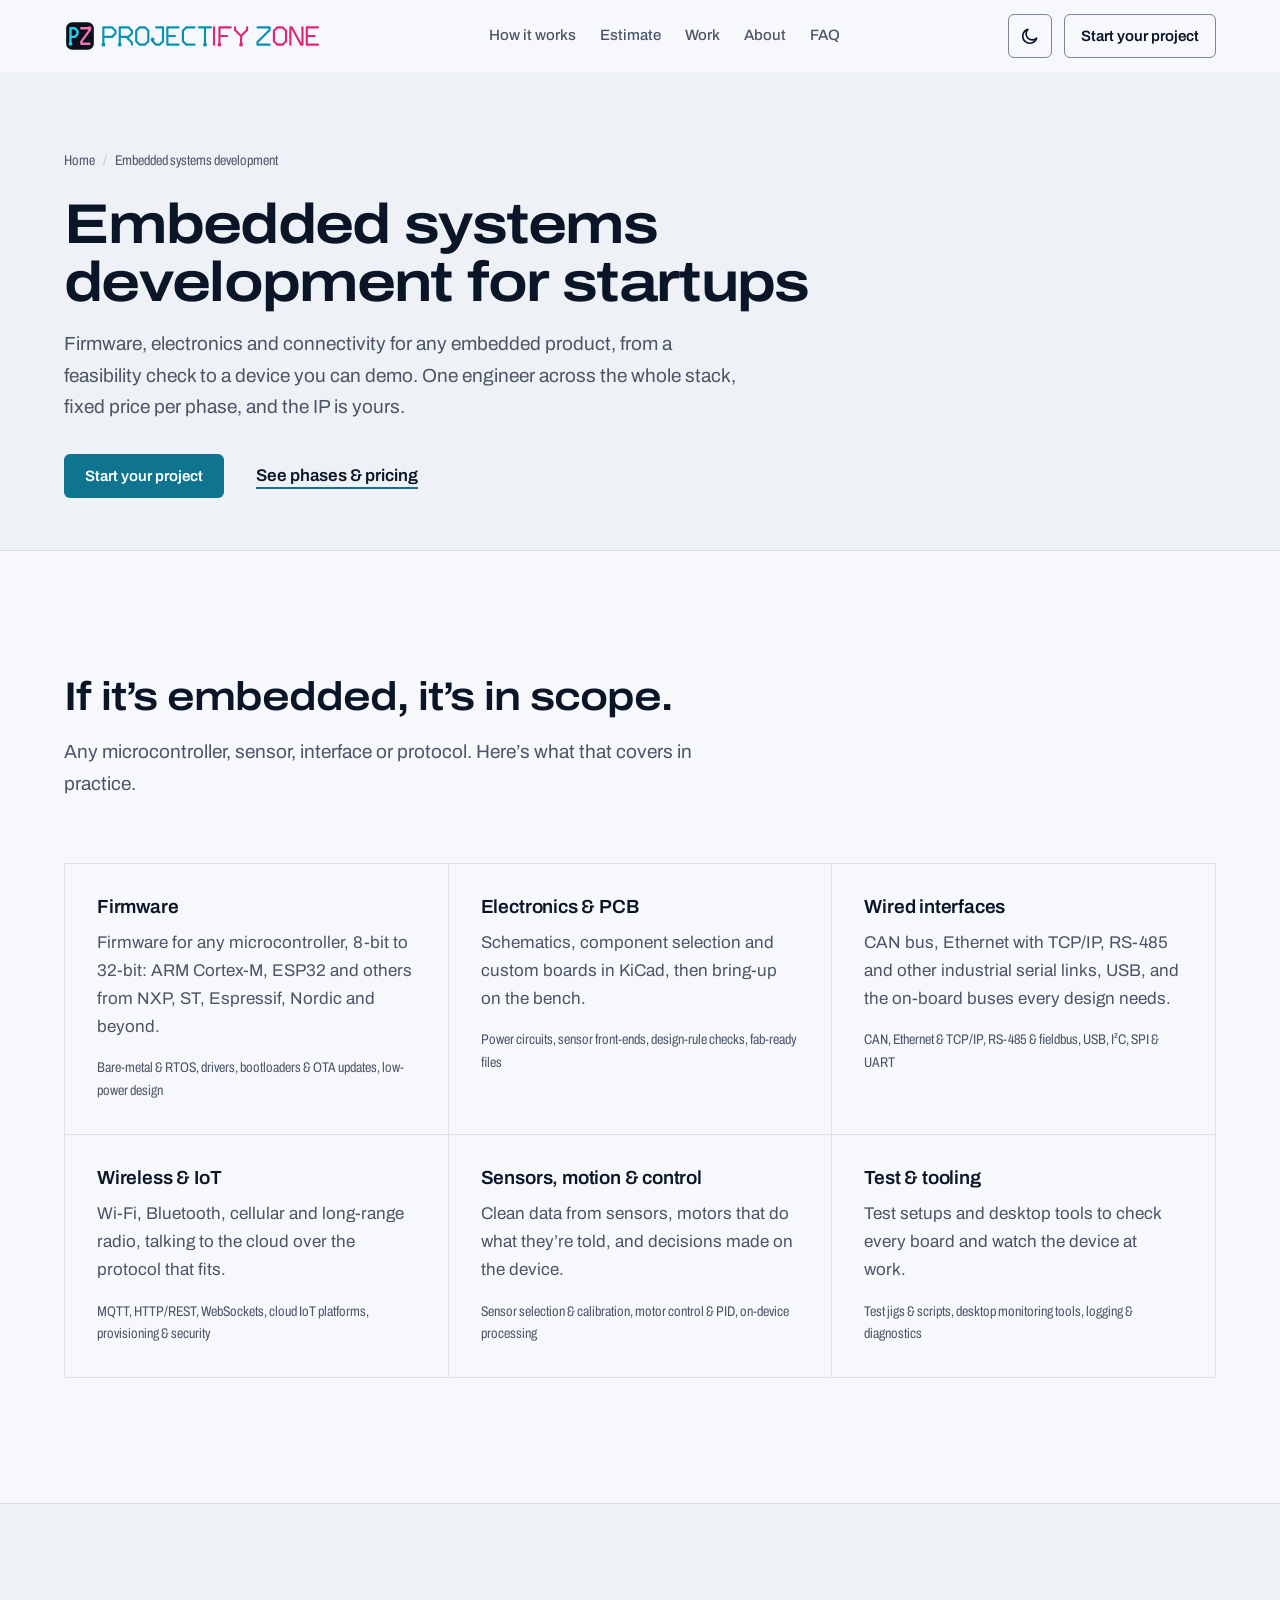
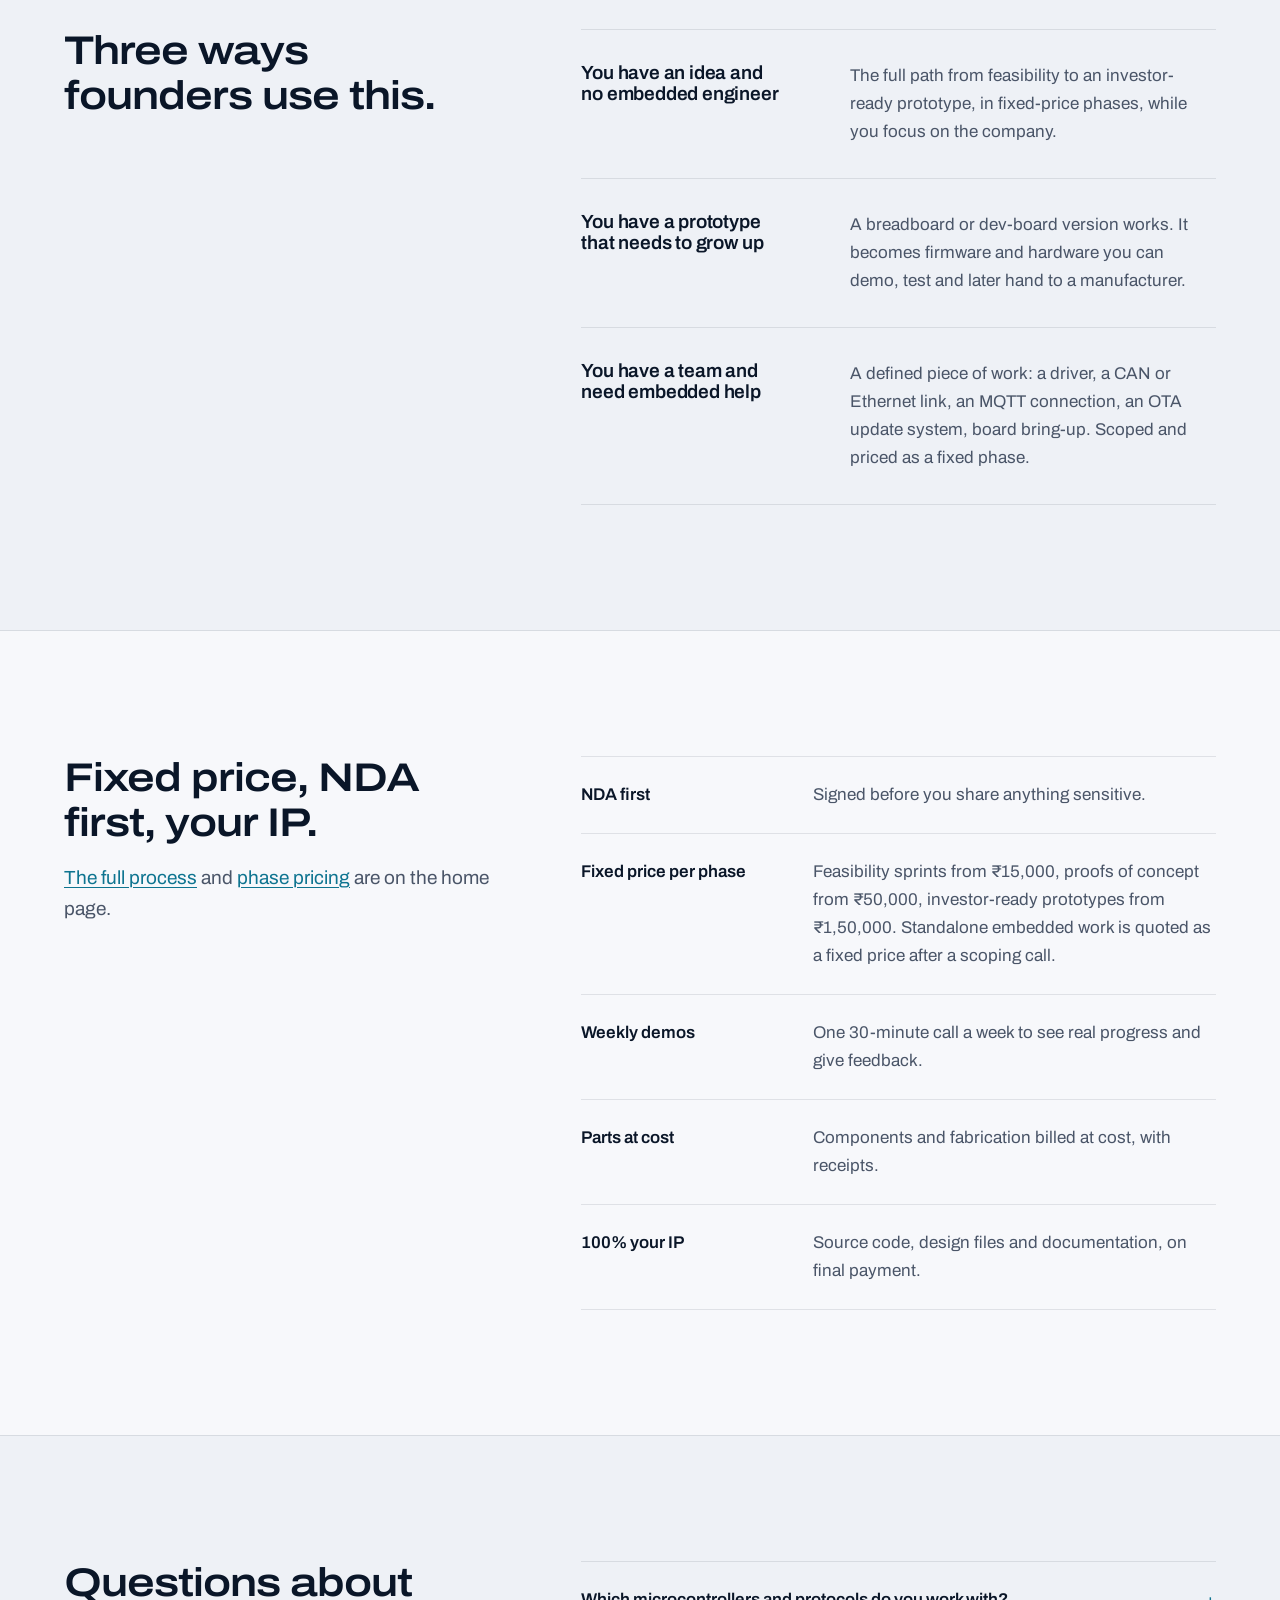
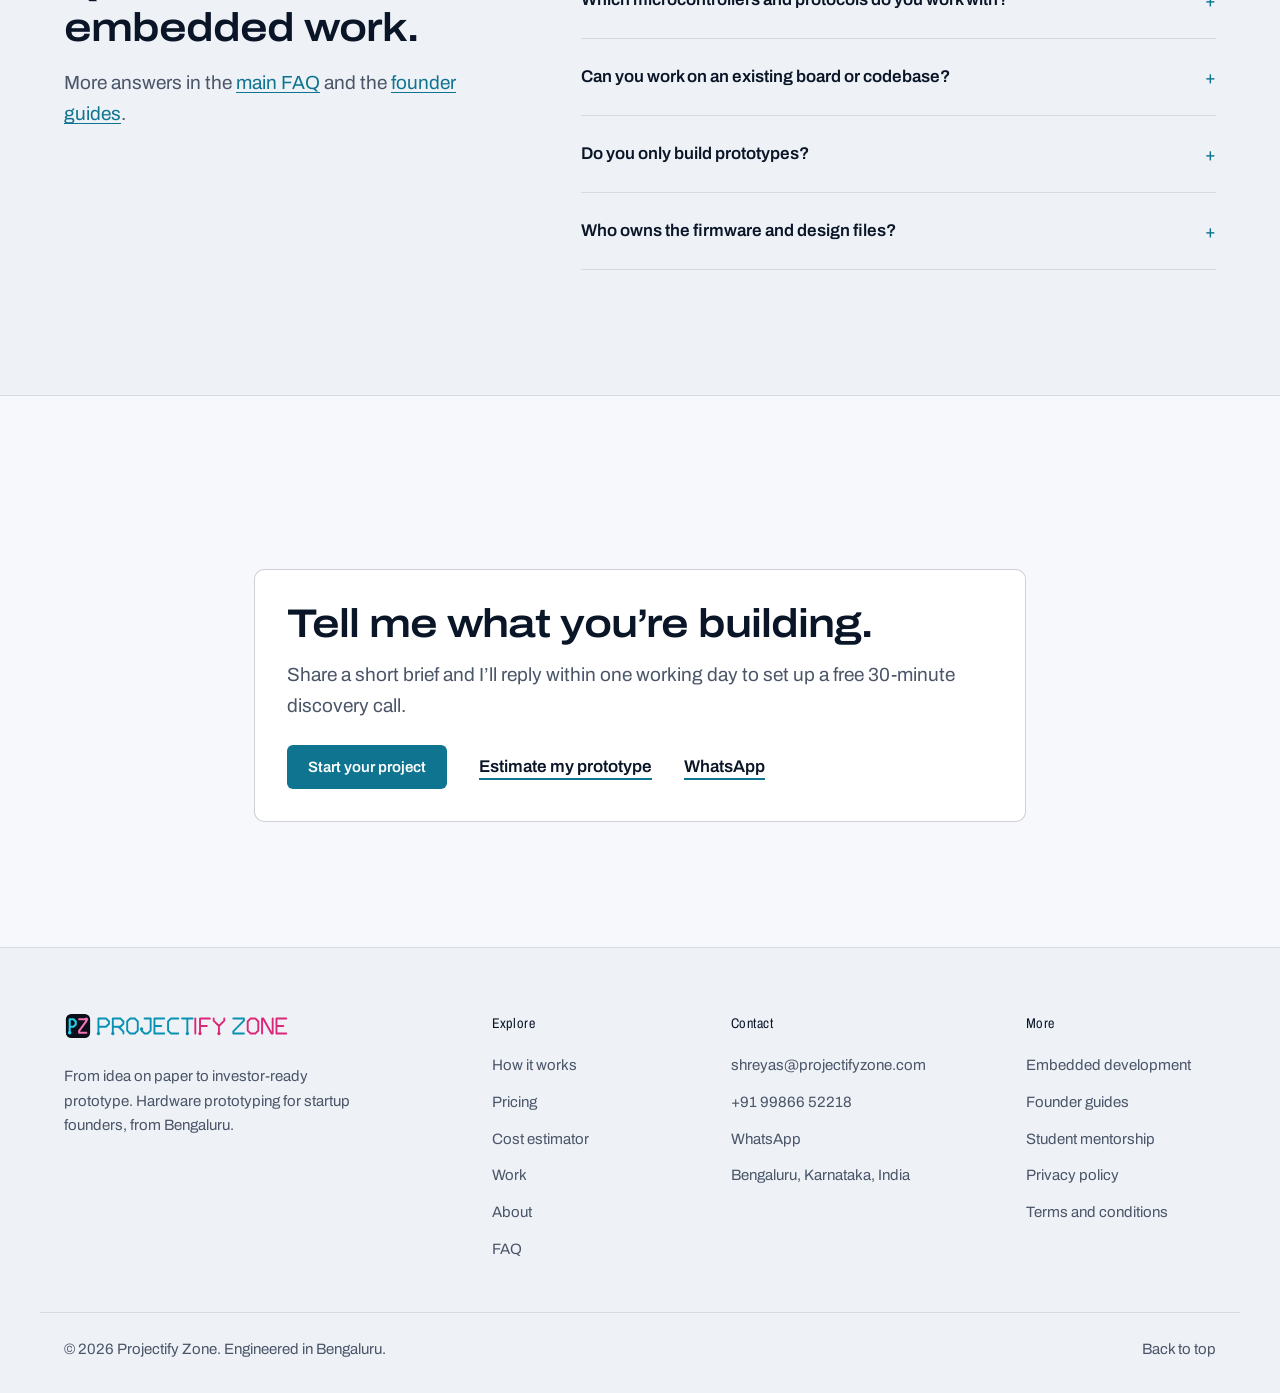
<file: embedded-systems-development.html>
<!DOCTYPE html>
<html lang="en-IN" data-theme="dark">
<head>
<meta charset="utf-8">
<meta name="viewport" content="width=device-width, initial-scale=1">
<meta http-equiv="Content-Security-Policy" content="default-src 'self'; script-src 'self'; style-src 'self'; img-src 'self' data:; font-src 'self'; connect-src 'self'; object-src 'none'; base-uri 'self'; form-action 'self'; upgrade-insecure-requests">
<meta name="referrer" content="strict-origin-when-cross-origin">
<title>Embedded Systems Development for Startups | Projectify Zone</title>
<meta name="description" content="Embedded systems development for startups in Bengaluru (Bangalore): firmware for any microcontroller, CAN, Ethernet, MQTT, IoT and PCB. Fixed price, NDA first.">
<meta name="color-scheme" content="dark light">
<link rel="canonical" href="https://projectifyzone.com/embedded-systems-development.html">
<meta property="og:type" content="website">
<meta property="og:site_name" content="Projectify Zone">
<meta property="og:title" content="Embedded systems development for startups">
<meta property="og:description" content="Embedded systems development for startups in Bengaluru (Bangalore): firmware for any microcontroller, CAN, Ethernet, MQTT, IoT and PCB. Fixed price, NDA first.">
<meta property="og:url" content="https://projectifyzone.com/embedded-systems-development.html">
<meta property="og:image" content="https://projectifyzone.com/assets/img/og-image.png">
<meta property="og:image:width" content="1200">
<meta property="og:image:height" content="630">
<meta property="og:image:alt" content="Projectify Zone logo with the line From idea on paper to investor-ready prototype">
<meta property="og:locale" content="en_IN">
<meta name="twitter:card" content="summary_large_image">
<meta name="twitter:title" content="Embedded systems development for startups">
<meta name="twitter:description" content="Embedded systems development for startups in Bengaluru (Bangalore): firmware for any microcontroller, CAN, Ethernet, MQTT, IoT and PCB. Fixed price, NDA first.">
<meta name="twitter:image" content="https://projectifyzone.com/assets/img/og-image.png">
<link rel="icon" href="assets/img/favicon.svg" type="image/svg+xml">
<link rel="icon" href="assets/img/favicon-32.png" sizes="32x32" type="image/png">
<link rel="apple-touch-icon" href="assets/img/apple-touch-icon.png">
<link rel="preload" href="assets/fonts/archivo-latin-var.woff2" as="font" type="font/woff2" crossorigin>
<link rel="stylesheet" href="assets/css/main.css?v=9">
<script src="assets/js/theme-init.js?v=6"></script>
<script type="application/ld+json">
{
  "@context": "https://schema.org",
  "@type": "Service",
  "name": "Embedded systems development for startups",
  "serviceType": "Embedded systems development",
  "description": "Firmware, electronics and connectivity for any embedded product: any microcontroller, CAN bus, Ethernet and TCP/IP, MQTT, wireless and IoT, from feasibility to an investor-ready prototype.",
  "provider": {
    "@type": "ProfessionalService",
    "name": "Projectify Zone",
    "url": "https://projectifyzone.com/"
  },
  "areaServed": [
    {
      "@type": "City",
      "name": "Bengaluru"
    },
    {
      "@type": "Country",
      "name": "India"
    }
  ],
  "url": "https://projectifyzone.com/embedded-systems-development.html"
}
</script>
<script type="application/ld+json">
{
  "@context": "https://schema.org",
  "@type": "FAQPage",
  "mainEntity": [
    {
      "@type": "Question",
      "name": "Which microcontrollers and protocols do you work with?",
      "acceptedAnswer": {
        "@type": "Answer",
        "text": "Any. ARM Cortex-M, ESP32 and other microcontroller families; CAN bus, Ethernet and TCP/IP, MQTT, Wi-Fi, Bluetooth, cellular, industrial serial links and custom protocols. If a part is a poor fit for your product, the feasibility sprint says so and suggests a better one."
      }
    },
    {
      "@type": "Question",
      "name": "Can you work on an existing board or codebase?",
      "acceptedAnswer": {
        "@type": "Answer",
        "text": "Yes. It starts with a short review of what exists: what’s worth keeping, what needs rework, and what it will cost. The work is then quoted as a fixed phase."
      }
    },
    {
      "@type": "Question",
      "name": "Do you only build prototypes?",
      "acceptedAnswer": {
        "@type": "Answer",
        "text": "The focus is getting you to a working, demo-ready device. Every investor-ready prototype includes a manufacturing roadmap and design-for-manufacture guidance, so the path to production is clear."
      }
    },
    {
      "@type": "Question",
      "name": "Who owns the firmware and design files?",
      "acceptedAnswer": {
        "@type": "Answer",
        "text": "You do. An NDA is signed before you share sensitive details, and on final payment you receive full ownership of the source code, design files and documentation."
      }
    }
  ]
}
</script>
<script type="application/ld+json">
{
  "@context": "https://schema.org",
  "@type": "BreadcrumbList",
  "itemListElement": [
    {
      "@type": "ListItem",
      "position": 1,
      "name": "Home",
      "item": "https://projectifyzone.com/"
    },
    {
      "@type": "ListItem",
      "position": 2,
      "name": "Embedded systems development",
      "item": "https://projectifyzone.com/embedded-systems-development.html"
    }
  ]
}
</script>
</head>
<body>

<a class="skip-link" href="#main">Skip to content</a>

<header class="site-header">
  <div class="container nav">
    <a href="./" class="brand" aria-label="Projectify Zone home">
      <svg class="logo" xmlns="http://www.w3.org/2000/svg" viewBox="-5 -17 592.5 74" aria-hidden="true" focusable="false"><g transform="translate(0 -12)"><rect width="64" height="64" rx="14" fill="#0b0f19"/><g fill="none" stroke-width="5.5" stroke-linecap="round" stroke-linejoin="round"><path stroke="#22d3ee" d="M10 50V14H20L26 20V28L20 34H10"/><circle fill="#22d3ee" cx="10" cy="50" r="4.6"/><path stroke="#f472b6" d="M35 14H54V19L35 45V50H54"/><circle fill="#f472b6" cx="54" cy="14" r="4.6"/></g></g><g transform="translate(86 0) scale(1)"><g class="a" transform="translate(0 0)"><path d="M0 40V0H20L28 8V14L20 22H0"/><circle cx="0" cy="40" r="4.4"/></g><g class="a" transform="translate(38 0)"><path d="M0 40V0H20L28 8V14L20 22H0M15 22L28 35V40"/><circle cx="0" cy="40" r="4.4"/></g><g class="a" transform="translate(76 0)"><path d="M8 0H20L28 8V32L20 40H8L0 32V8Z"/></g><g class="a" transform="translate(114 0)"><path d="M8 0H24V32L16 40H8L0 32V28"/><circle cx="0" cy="28" r="4.4"/></g><g class="a" transform="translate(148 0)"><path d="M26 0H0V40H26M0 20H18"/></g><g class="a" transform="translate(184 0)"><path d="M27 0H8L0 8V32L8 40H27"/></g><g class="a" transform="translate(221 0)"><path d="M0 0H28M14 0V40"/><circle cx="14" cy="40" r="4.4"/></g><g class="b" transform="translate(256 0)"><path d="M0 0V40"/></g><g class="b" transform="translate(268.5 0)"><path d="M26 0H0V40M0 20H18"/><circle cx="0" cy="40" r="4.4"/></g><g class="b" transform="translate(304.5 0)"><path d="M0 0V6L14 20L28 6V0M14 20V40"/><circle cx="14" cy="40" r="4.4"/></g></g><g transform="translate(442.5 0) scale(1)"><g class="a" transform="translate(0 0)"><path d="M0 0H28V6L0 34V40H28"/></g><g class="b" transform="translate(38 0)"><path d="M8 0H20L28 8V32L20 40H8L0 32V8Z"/></g><g class="b" transform="translate(76 0)"><path d="M0 40V0H3L25 40H28V0"/></g><g class="b" transform="translate(114 0)"><path d="M26 0H0V40H26M0 20H18"/></g></g></svg>
    </a>

    <nav class="nav-links" id="nav-links" aria-label="Primary">
      <a href="./#process">How it works</a>
      <a href="./#estimate">Estimate</a>
      <a href="./#work">Work</a>
      <a href="./#about">About</a>
      <a href="./#faq">FAQ</a>
      <a href="./#contact" class="btn btn-primary nav-cta-mobile">Start your project</a>
    </nav>

    <div class="nav-actions">
      <button class="icon-btn" id="theme-toggle" type="button" aria-label="Switch to light theme">
        <svg class="icon-sun" viewBox="0 0 24 24" width="20" height="20" aria-hidden="true"><circle cx="12" cy="12" r="4.5" fill="none" stroke="currentColor" stroke-width="2"/><path d="M12 2v2.5M12 19.5V22M2 12h2.5M19.5 12H22M4.9 4.9l1.8 1.8M17.3 17.3l1.8 1.8M4.9 19.1l1.8-1.8M17.3 6.7l1.8-1.8" stroke="currentColor" stroke-width="2" stroke-linecap="round"/></svg>
        <svg class="icon-moon" viewBox="0 0 24 24" width="20" height="20" aria-hidden="true"><path d="M20 14.5A8.5 8.5 0 1 1 9.5 4a7 7 0 0 0 10.5 10.5Z" fill="none" stroke="currentColor" stroke-width="2" stroke-linejoin="round"/></svg>
      </button>
      <a href="./#contact" class="btn btn-secondary btn-sm nav-cta">Start your project</a>
      <button class="icon-btn menu-btn" id="menu-toggle" type="button" aria-label="Open menu" aria-expanded="false" aria-controls="nav-links">
        <span></span><span></span><span></span>
      </button>
    </div>
  </div>
</header>

<main id="main" class="page">
  <header class="page-head">
    <div class="container">
      <nav class="breadcrumbs" aria-label="Breadcrumb"><ol><li><a href="./">Home</a></li><li><span aria-current="page">Embedded systems development</span></li></ol></nav>
      <h1>Embedded systems development for startups</h1>
      <p class="lede">Firmware, electronics and connectivity for any embedded product, from a feasibility check to a device you can demo. One engineer across the whole stack, fixed price per phase, and the IP is yours.</p>
      <div class="actions">
        <a href="./#contact" class="btn btn-primary">Start your project</a>
        <a href="./#phases" class="link-arrow">See phases &amp; pricing</a>
      </div>
    </div>
  </header>

  <section class="section" aria-labelledby="scope-title">
    <div class="container">
      <div class="section-head">
        <h2 id="scope-title">If it&rsquo;s embedded, it&rsquo;s in scope.</h2>
        <p class="lede">Any microcontroller, sensor, interface or protocol. Here&rsquo;s what that covers in practice.</p>
      </div>
      <div class="matrix">
        <article class="cell">
          <h3>Firmware</h3>
          <p>Firmware for any microcontroller, 8-bit to 32-bit: ARM Cortex-M, ESP32 and others from NXP, ST, Espressif, Nordic and beyond.</p>
          <p class="cell-detail">Bare-metal &amp; RTOS, drivers, bootloaders &amp; OTA updates, low-power design</p>
        </article>
        <article class="cell">
          <h3>Electronics &amp; PCB</h3>
          <p>Schematics, component selection and custom boards in KiCad, then bring-up on the bench.</p>
          <p class="cell-detail">Power circuits, sensor front-ends, design-rule checks, fab-ready files</p>
        </article>
        <article class="cell">
          <h3>Wired interfaces</h3>
          <p>CAN bus, Ethernet with TCP/IP, RS-485 and other industrial serial links, USB, and the on-board buses every design needs.</p>
          <p class="cell-detail">CAN, Ethernet &amp; TCP/IP, RS-485 &amp; fieldbus, USB, I²C, SPI &amp; UART</p>
        </article>
        <article class="cell">
          <h3>Wireless &amp; IoT</h3>
          <p>Wi-Fi, Bluetooth, cellular and long-range radio, talking to the cloud over the protocol that fits.</p>
          <p class="cell-detail">MQTT, HTTP/REST, WebSockets, cloud IoT platforms, provisioning &amp; security</p>
        </article>
        <article class="cell">
          <h3>Sensors, motion &amp; control</h3>
          <p>Clean data from sensors, motors that do what they&rsquo;re told, and decisions made on the device.</p>
          <p class="cell-detail">Sensor selection &amp; calibration, motor control &amp; PID, on-device processing</p>
        </article>
        <article class="cell">
          <h3>Test &amp; tooling</h3>
          <p>Test setups and desktop tools to check every board and watch the device at work.</p>
          <p class="cell-detail">Test jigs &amp; scripts, desktop monitoring tools, logging &amp; diagnostics</p>
        </article>
      </div>
    </div>
  </section>

  <section class="section section-tint" aria-labelledby="who-title">
    <div class="container split">
      <div class="split-head">
        <h2 id="who-title">Three ways founders use this.</h2>
      </div>
      <ul class="rows">
        <li class="row">
          <h3>You have an idea and no embedded engineer</h3>
          <p>The full path from feasibility to an investor-ready prototype, in fixed-price phases, while you focus on the company.</p>
        </li>
        <li class="row">
          <h3>You have a prototype that needs to grow up</h3>
          <p>A breadboard or dev-board version works. It becomes firmware and hardware you can demo, test and later hand to a manufacturer.</p>
        </li>
        <li class="row">
          <h3>You have a team and need embedded help</h3>
          <p>A defined piece of work: a driver, a CAN or Ethernet link, an MQTT connection, an OTA update system, board bring-up. Scoped and priced as a fixed phase.</p>
        </li>
      </ul>
    </div>
  </section>

  <section class="section" aria-labelledby="terms-title">
    <div class="container split">
      <div class="split-head">
        <h2 id="terms-title">Fixed price, NDA first, your IP.</h2>
        <p class="lede"><a href="./#process">The full process</a> and <a href="./#phases">phase pricing</a> are on the home page.</p>
      </div>
      <dl class="spec">
        <div><dt>NDA first</dt><dd>Signed before you share anything sensitive.</dd></div>
        <div><dt>Fixed price per phase</dt><dd>Feasibility sprints from ₹15,000, proofs of concept from ₹50,000, investor-ready prototypes from ₹1,50,000. Standalone embedded work is quoted as a fixed price after a scoping call.</dd></div>
        <div><dt>Weekly demos</dt><dd>One 30-minute call a week to see real progress and give feedback.</dd></div>
        <div><dt>Parts at cost</dt><dd>Components and fabrication billed at cost, with receipts.</dd></div>
        <div><dt>100% your IP</dt><dd>Source code, design files and documentation, on final payment.</dd></div>
      </dl>
    </div>
  </section>

  <section class="section section-tint" aria-labelledby="sfaq-title">
    <div class="container split">
      <div class="split-head">
        <h2 id="sfaq-title">Questions about embedded work.</h2>
        <p class="lede">More answers in the <a href="./#faq">main FAQ</a> and the <a href="./insights.html">founder guides</a>.</p>
      </div>
      <div class="faq">
        <details>
          <summary>Which microcontrollers and protocols do you work with?</summary>
          <p>Any. ARM Cortex-M, ESP32 and other microcontroller families; CAN bus, Ethernet and TCP/IP, MQTT, Wi-Fi, Bluetooth, cellular, industrial serial links and custom protocols. If a part is a poor fit for your product, the feasibility sprint says so and suggests a better one.</p>
        </details>
        <details>
          <summary>Can you work on an existing board or codebase?</summary>
          <p>Yes. It starts with a short review of what exists: what&rsquo;s worth keeping, what needs rework, and what it will cost. The work is then quoted as a fixed phase.</p>
        </details>
        <details>
          <summary>Do you only build prototypes?</summary>
          <p>The focus is getting you to a working, demo-ready device. Every investor-ready prototype includes a manufacturing roadmap and design-for-manufacture guidance, so the path to production is clear.</p>
        </details>
        <details>
          <summary>Who owns the firmware and design files?</summary>
          <p>You do. An NDA is signed before you share sensitive details, and on final payment you receive full ownership of the source code, design files and documentation.</p>
        </details>
      </div>
    </div>
  </section>

  <section class="section" aria-labelledby="cta-title">
    <div class="container container-narrow">
      <div class="cta-panel">
        <h2 id="cta-title">Tell me what you&rsquo;re building.</h2>
        <p class="lede">Share a short brief and I&rsquo;ll reply within one working day to set up a free 30-minute discovery call.</p>
        <div class="actions">
          <a href="./#contact" class="btn btn-primary">Start your project</a>
          <a href="./#estimate" class="link-arrow">Estimate my prototype</a>
          <a href="https://wa.me/919986652218?text=Hi%20Shreyas%2C%20I%27d%20like%20to%20discuss%20a%20hardware%20prototype." target="_blank" rel="noopener" class="link-arrow">WhatsApp<span class="sr-only"> (opens in a new tab)</span></a>
        </div>
      </div>
    </div>
  </section>
</main>

<footer class="site-footer">
  <div class="container footer-grid">
    <div class="footer-brand">
      <a href="./" class="brand" aria-label="Projectify Zone home">
        <svg class="logo logo-sm" xmlns="http://www.w3.org/2000/svg" viewBox="-5 -17 592.5 74" aria-hidden="true" focusable="false"><g transform="translate(0 -12)"><rect width="64" height="64" rx="14" fill="#0b0f19"/><g fill="none" stroke-width="5.5" stroke-linecap="round" stroke-linejoin="round"><path stroke="#22d3ee" d="M10 50V14H20L26 20V28L20 34H10"/><circle fill="#22d3ee" cx="10" cy="50" r="4.6"/><path stroke="#f472b6" d="M35 14H54V19L35 45V50H54"/><circle fill="#f472b6" cx="54" cy="14" r="4.6"/></g></g><g transform="translate(86 0) scale(1)"><g class="a" transform="translate(0 0)"><path d="M0 40V0H20L28 8V14L20 22H0"/><circle cx="0" cy="40" r="4.4"/></g><g class="a" transform="translate(38 0)"><path d="M0 40V0H20L28 8V14L20 22H0M15 22L28 35V40"/><circle cx="0" cy="40" r="4.4"/></g><g class="a" transform="translate(76 0)"><path d="M8 0H20L28 8V32L20 40H8L0 32V8Z"/></g><g class="a" transform="translate(114 0)"><path d="M8 0H24V32L16 40H8L0 32V28"/><circle cx="0" cy="28" r="4.4"/></g><g class="a" transform="translate(148 0)"><path d="M26 0H0V40H26M0 20H18"/></g><g class="a" transform="translate(184 0)"><path d="M27 0H8L0 8V32L8 40H27"/></g><g class="a" transform="translate(221 0)"><path d="M0 0H28M14 0V40"/><circle cx="14" cy="40" r="4.4"/></g><g class="b" transform="translate(256 0)"><path d="M0 0V40"/></g><g class="b" transform="translate(268.5 0)"><path d="M26 0H0V40M0 20H18"/><circle cx="0" cy="40" r="4.4"/></g><g class="b" transform="translate(304.5 0)"><path d="M0 0V6L14 20L28 6V0M14 20V40"/><circle cx="14" cy="40" r="4.4"/></g></g><g transform="translate(442.5 0) scale(1)"><g class="a" transform="translate(0 0)"><path d="M0 0H28V6L0 34V40H28"/></g><g class="b" transform="translate(38 0)"><path d="M8 0H20L28 8V32L20 40H8L0 32V8Z"/></g><g class="b" transform="translate(76 0)"><path d="M0 40V0H3L25 40H28V0"/></g><g class="b" transform="translate(114 0)"><path d="M26 0H0V40H26M0 20H18"/></g></g></svg>
      </a>
      <p>From idea on paper to investor-ready prototype. Hardware prototyping for startup founders, from Bengaluru.</p>
    </div>
    <nav class="footer-col" aria-label="Footer: explore">
      <p class="footer-title">Explore</p>
      <a href="./#process">How it works</a>
      <a href="./#phases">Pricing</a>
      <a href="./#estimate">Cost estimator</a>
      <a href="./#work">Work</a>
      <a href="./#about">About</a>
      <a href="./#faq">FAQ</a>
    </nav>
    <div class="footer-col">
      <p class="footer-title">Contact</p>
      <a href="mailto:shreyas@projectifyzone.com">shreyas@projectifyzone.com</a>
      <a href="tel:+919986652218">+91&nbsp;99866&nbsp;52218</a>
      <a href="https://wa.me/919986652218?text=Hi%20Shreyas%2C%20I%27d%20like%20to%20discuss%20a%20hardware%20prototype." target="_blank" rel="noopener">WhatsApp<span class="sr-only"> (opens in a new tab)</span></a>
      <span>Bengaluru, Karnataka, India</span>
    </div>
    <nav class="footer-col" aria-label="Footer: more">
      <p class="footer-title">More</p>
      <a href="./embedded-systems-development.html">Embedded development</a>
      <a href="./insights.html">Founder guides</a>
      <a href="./students.html">Student mentorship</a>
      <a href="./privacy.html">Privacy policy</a>
      <a href="./terms.html">Terms and conditions</a>
    </nav>
  </div>
  <div class="container footer-bottom">
    <p>&copy; <span id="year">2026</span> Projectify Zone. Engineered in Bengaluru.</p>
    <a href="#top">Back to top</a>
  </div>
</footer>

<script src="assets/js/main.js?v=8" defer></script>
</body>
</html>
</file>
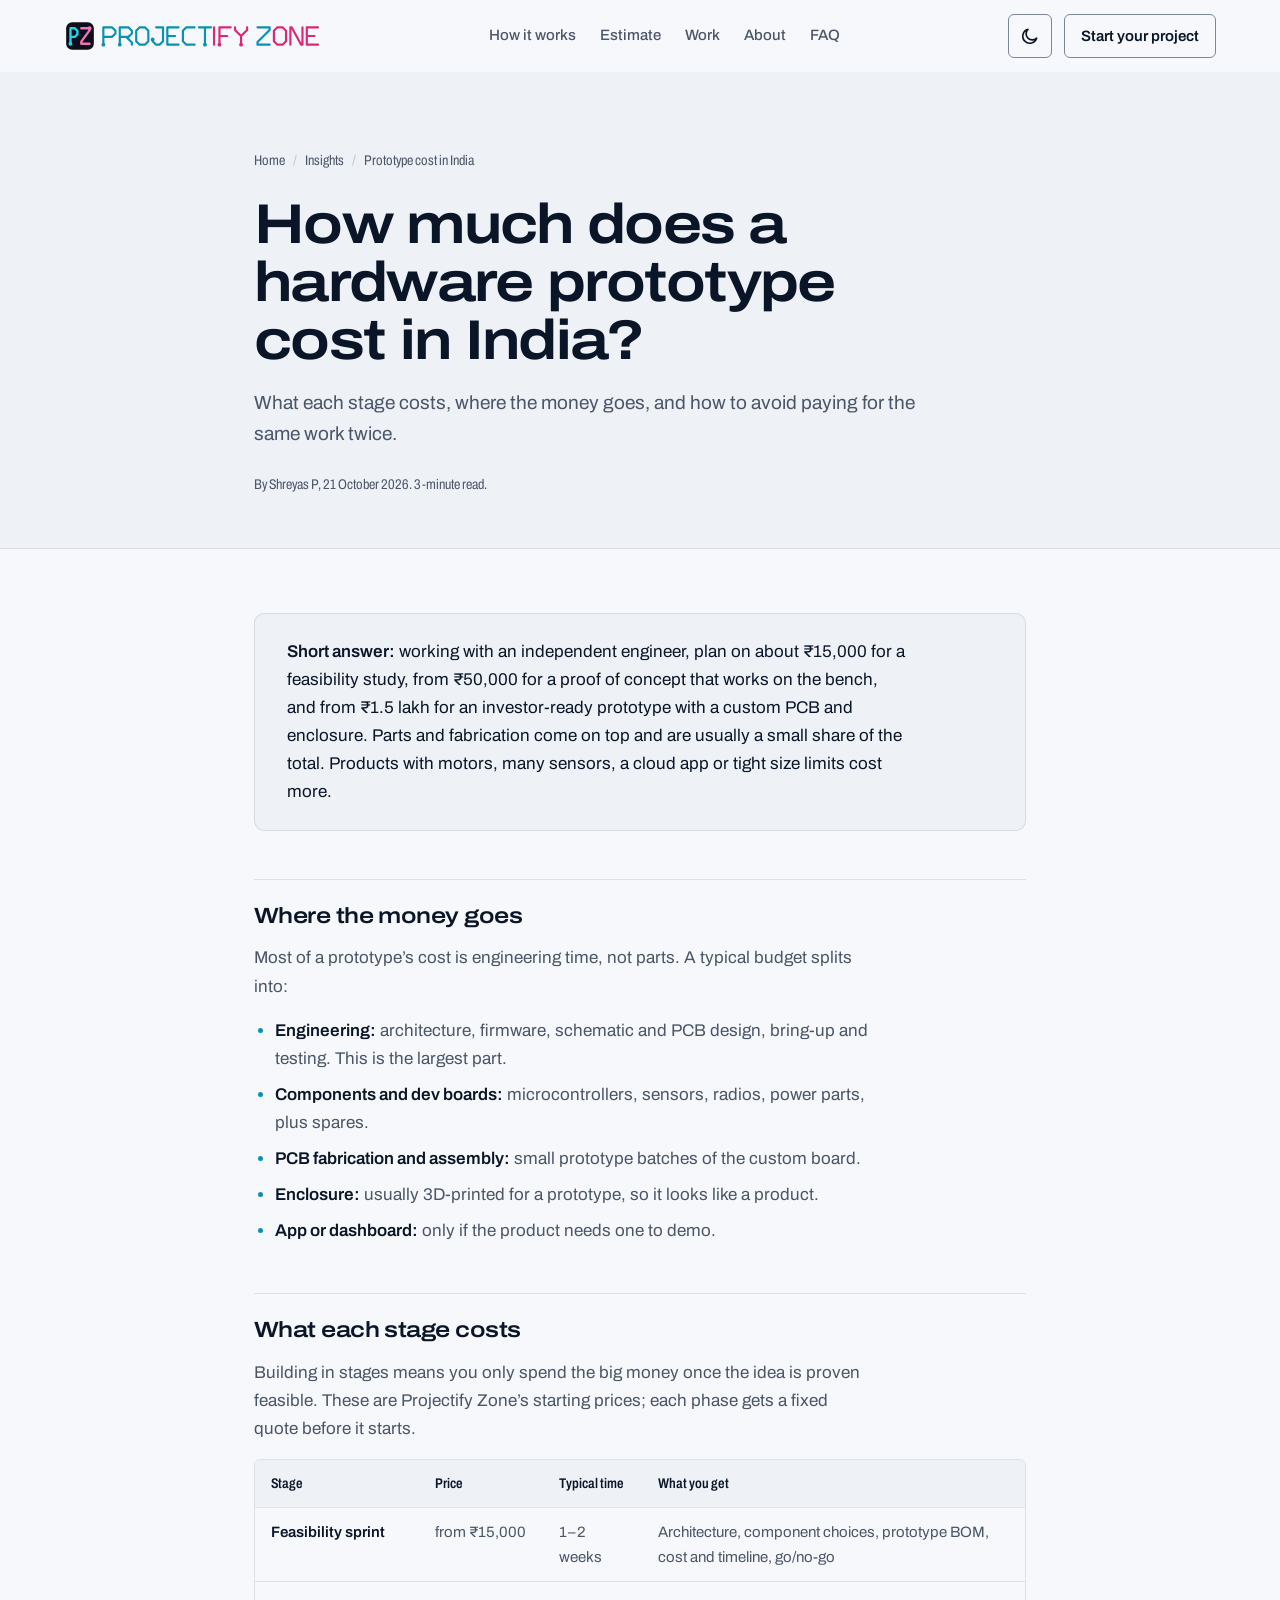
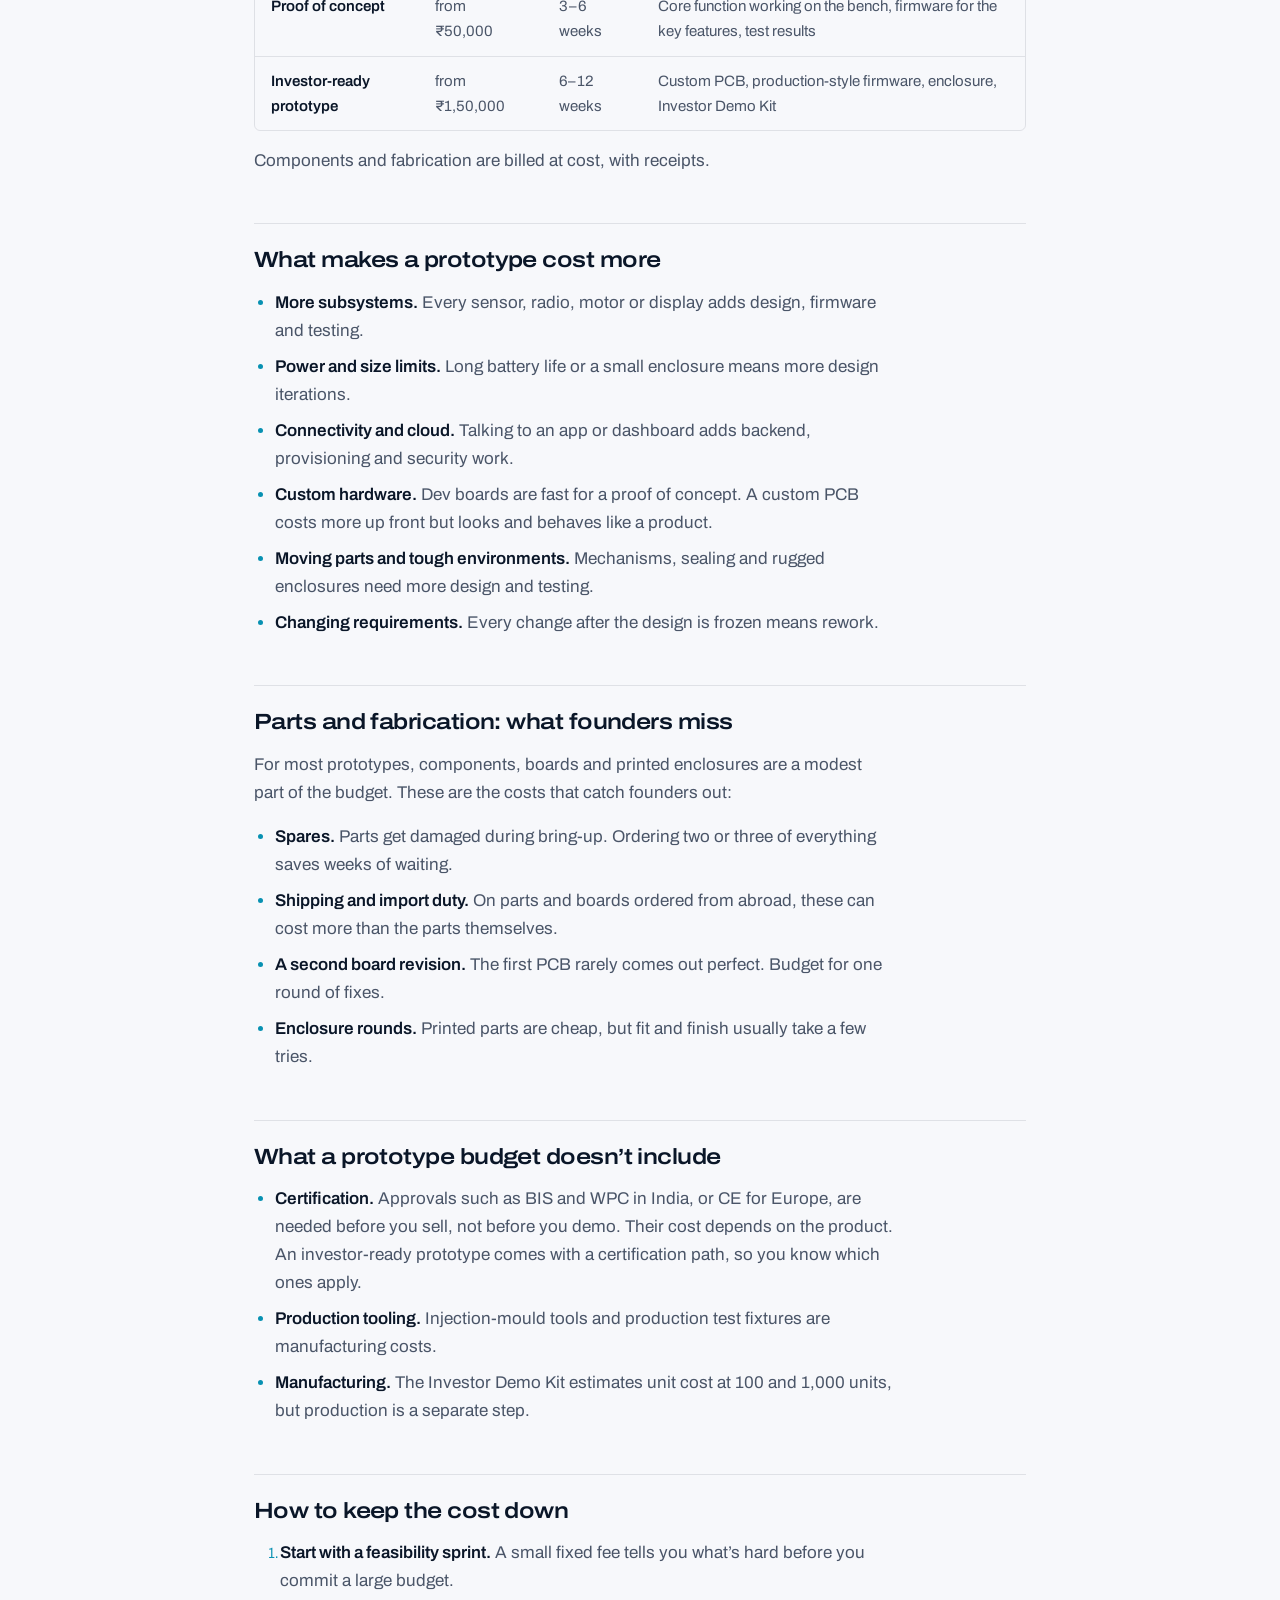
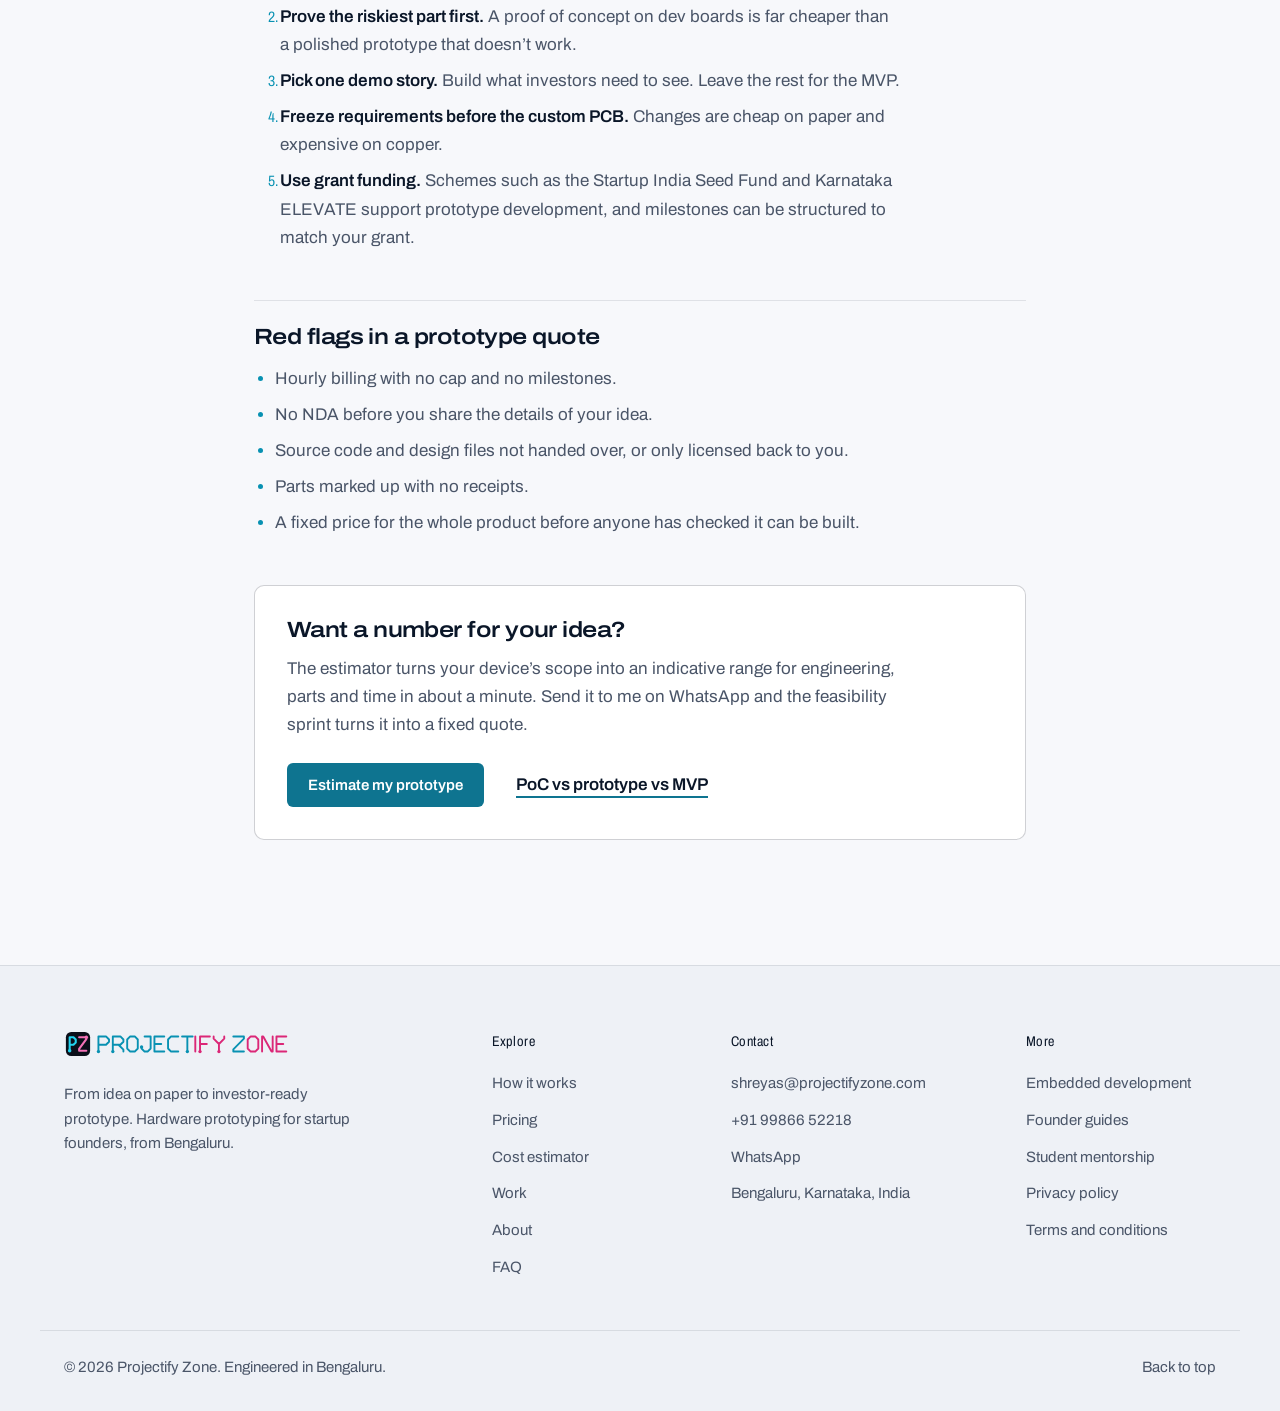
<file: hardware-prototype-cost-india.html>
<!DOCTYPE html>
<html lang="en-IN" data-theme="dark">
<head>
<meta charset="utf-8">
<meta name="viewport" content="width=device-width, initial-scale=1">
<meta http-equiv="Content-Security-Policy" content="default-src 'self'; script-src 'self'; style-src 'self'; img-src 'self' data:; font-src 'self'; connect-src 'self'; object-src 'none'; base-uri 'self'; form-action 'self'; upgrade-insecure-requests">
<meta name="referrer" content="strict-origin-when-cross-origin">
<title>Hardware Prototype Cost in India (2026 Guide) | Projectify Zone</title>
<meta name="description" content="A founder’s guide to hardware prototype costs in India: what each stage costs, what drives the price, what’s not included and how to keep it down.">
<meta name="color-scheme" content="dark light">
<link rel="canonical" href="https://projectifyzone.com/hardware-prototype-cost-india.html">
<meta property="og:type" content="article">
<meta property="og:site_name" content="Projectify Zone">
<meta property="og:title" content="How much does a hardware prototype cost in India?">
<meta property="og:description" content="A founder’s guide to hardware prototype costs in India: what each stage costs, what drives the price, what’s not included and how to keep it down.">
<meta property="og:url" content="https://projectifyzone.com/hardware-prototype-cost-india.html">
<meta property="og:image" content="https://projectifyzone.com/assets/img/og-image.png">
<meta property="og:image:width" content="1200">
<meta property="og:image:height" content="630">
<meta property="og:image:alt" content="Projectify Zone logo with the line From idea on paper to investor-ready prototype">
<meta property="og:locale" content="en_IN">
<meta name="twitter:card" content="summary_large_image">
<meta name="twitter:title" content="How much does a hardware prototype cost in India?">
<meta name="twitter:description" content="A founder’s guide to hardware prototype costs in India: what each stage costs, what drives the price, what’s not included and how to keep it down.">
<meta name="twitter:image" content="https://projectifyzone.com/assets/img/og-image.png">
<link rel="icon" href="assets/img/favicon.svg" type="image/svg+xml">
<link rel="icon" href="assets/img/favicon-32.png" sizes="32x32" type="image/png">
<link rel="apple-touch-icon" href="assets/img/apple-touch-icon.png">
<link rel="preload" href="assets/fonts/archivo-latin-var.woff2" as="font" type="font/woff2" crossorigin>
<link rel="stylesheet" href="assets/css/main.css?v=9">
<script src="assets/js/theme-init.js?v=6"></script>
<script type="application/ld+json">
{
  "@context": "https://schema.org",
  "@type": "BlogPosting",
  "headline": "How much does a hardware prototype cost in India?",
  "description": "A founder’s guide to hardware prototype costs in India: what each stage costs, what drives the price, what’s not included and how to keep it down.",
  "datePublished": "2026-10-21",
  "dateModified": "2026-10-21",
  "author": {
    "@type": "Person",
    "name": "Shreyas P",
    "jobTitle": "Founder & Lead Engineer",
    "url": "https://projectifyzone.com/#about"
  },
  "publisher": {
    "@type": "Organization",
    "name": "Projectify Zone",
    "url": "https://projectifyzone.com/",
    "logo": {
      "@type": "ImageObject",
      "url": "https://projectifyzone.com/assets/img/icon-512.png"
    }
  },
  "image": "https://projectifyzone.com/assets/img/og-image.png",
  "inLanguage": "en-IN",
  "mainEntityOfPage": {
    "@type": "WebPage",
    "@id": "https://projectifyzone.com/hardware-prototype-cost-india.html"
  }
}
</script>
<script type="application/ld+json">
{
  "@context": "https://schema.org",
  "@type": "BreadcrumbList",
  "itemListElement": [
    {
      "@type": "ListItem",
      "position": 1,
      "name": "Home",
      "item": "https://projectifyzone.com/"
    },
    {
      "@type": "ListItem",
      "position": 2,
      "name": "Insights",
      "item": "https://projectifyzone.com/insights.html"
    },
    {
      "@type": "ListItem",
      "position": 3,
      "name": "Prototype cost in India",
      "item": "https://projectifyzone.com/hardware-prototype-cost-india.html"
    }
  ]
}
</script>
</head>
<body>

<a class="skip-link" href="#main">Skip to content</a>

<header class="site-header">
  <div class="container nav">
    <a href="./" class="brand" aria-label="Projectify Zone home">
      <svg class="logo" xmlns="http://www.w3.org/2000/svg" viewBox="-5 -17 592.5 74" aria-hidden="true" focusable="false"><g transform="translate(0 -12)"><rect width="64" height="64" rx="14" fill="#0b0f19"/><g fill="none" stroke-width="5.5" stroke-linecap="round" stroke-linejoin="round"><path stroke="#22d3ee" d="M10 50V14H20L26 20V28L20 34H10"/><circle fill="#22d3ee" cx="10" cy="50" r="4.6"/><path stroke="#f472b6" d="M35 14H54V19L35 45V50H54"/><circle fill="#f472b6" cx="54" cy="14" r="4.6"/></g></g><g transform="translate(86 0) scale(1)"><g class="a" transform="translate(0 0)"><path d="M0 40V0H20L28 8V14L20 22H0"/><circle cx="0" cy="40" r="4.4"/></g><g class="a" transform="translate(38 0)"><path d="M0 40V0H20L28 8V14L20 22H0M15 22L28 35V40"/><circle cx="0" cy="40" r="4.4"/></g><g class="a" transform="translate(76 0)"><path d="M8 0H20L28 8V32L20 40H8L0 32V8Z"/></g><g class="a" transform="translate(114 0)"><path d="M8 0H24V32L16 40H8L0 32V28"/><circle cx="0" cy="28" r="4.4"/></g><g class="a" transform="translate(148 0)"><path d="M26 0H0V40H26M0 20H18"/></g><g class="a" transform="translate(184 0)"><path d="M27 0H8L0 8V32L8 40H27"/></g><g class="a" transform="translate(221 0)"><path d="M0 0H28M14 0V40"/><circle cx="14" cy="40" r="4.4"/></g><g class="b" transform="translate(256 0)"><path d="M0 0V40"/></g><g class="b" transform="translate(268.5 0)"><path d="M26 0H0V40M0 20H18"/><circle cx="0" cy="40" r="4.4"/></g><g class="b" transform="translate(304.5 0)"><path d="M0 0V6L14 20L28 6V0M14 20V40"/><circle cx="14" cy="40" r="4.4"/></g></g><g transform="translate(442.5 0) scale(1)"><g class="a" transform="translate(0 0)"><path d="M0 0H28V6L0 34V40H28"/></g><g class="b" transform="translate(38 0)"><path d="M8 0H20L28 8V32L20 40H8L0 32V8Z"/></g><g class="b" transform="translate(76 0)"><path d="M0 40V0H3L25 40H28V0"/></g><g class="b" transform="translate(114 0)"><path d="M26 0H0V40H26M0 20H18"/></g></g></svg>
    </a>

    <nav class="nav-links" id="nav-links" aria-label="Primary">
      <a href="./#process">How it works</a>
      <a href="./#estimate">Estimate</a>
      <a href="./#work">Work</a>
      <a href="./#about">About</a>
      <a href="./#faq">FAQ</a>
      <a href="./#contact" class="btn btn-primary nav-cta-mobile">Start your project</a>
    </nav>

    <div class="nav-actions">
      <button class="icon-btn" id="theme-toggle" type="button" aria-label="Switch to light theme">
        <svg class="icon-sun" viewBox="0 0 24 24" width="20" height="20" aria-hidden="true"><circle cx="12" cy="12" r="4.5" fill="none" stroke="currentColor" stroke-width="2"/><path d="M12 2v2.5M12 19.5V22M2 12h2.5M19.5 12H22M4.9 4.9l1.8 1.8M17.3 17.3l1.8 1.8M4.9 19.1l1.8-1.8M17.3 6.7l1.8-1.8" stroke="currentColor" stroke-width="2" stroke-linecap="round"/></svg>
        <svg class="icon-moon" viewBox="0 0 24 24" width="20" height="20" aria-hidden="true"><path d="M20 14.5A8.5 8.5 0 1 1 9.5 4a7 7 0 0 0 10.5 10.5Z" fill="none" stroke="currentColor" stroke-width="2" stroke-linejoin="round"/></svg>
      </button>
      <a href="./#contact" class="btn btn-secondary btn-sm nav-cta">Start your project</a>
      <button class="icon-btn menu-btn" id="menu-toggle" type="button" aria-label="Open menu" aria-expanded="false" aria-controls="nav-links">
        <span></span><span></span><span></span>
      </button>
    </div>
  </div>
</header>

<main id="main" class="page">
  <header class="page-head">
    <div class="container container-narrow">
      <nav class="breadcrumbs" aria-label="Breadcrumb"><ol><li><a href="./">Home</a></li><li><a href="./insights.html">Insights</a></li><li><span aria-current="page">Prototype cost in India</span></li></ol></nav>
      <h1>How much does a hardware prototype cost in India?</h1>
      <p class="lede">What each stage costs, where the money goes, and how to avoid paying for the same work twice.</p>
      <p class="page-meta">By Shreyas P, 21 October 2026. 3-minute read.</p>
    </div>
  </header>
  <article class="container container-narrow prose">
    <div class="answer">
      <p><strong>Short answer:</strong> working with an independent engineer, plan on about ₹15,000 for a feasibility study, from ₹50,000 for a proof of concept that works on the bench, and from ₹1.5 lakh for an investor-ready prototype with a custom PCB and enclosure. Parts and fabrication come on top and are usually a small share of the total. Products with motors, many sensors, a cloud app or tight size limits cost more.</p>
    </div>

    <h2>Where the money goes</h2>
    <p>Most of a prototype&rsquo;s cost is engineering time, not parts. A typical budget splits into:</p>
    <ul>
      <li><strong>Engineering:</strong> architecture, firmware, schematic and PCB design, bring-up and testing. This is the largest part.</li>
      <li><strong>Components and dev boards:</strong> microcontrollers, sensors, radios, power parts, plus spares.</li>
      <li><strong>PCB fabrication and assembly:</strong> small prototype batches of the custom board.</li>
      <li><strong>Enclosure:</strong> usually 3D-printed for a prototype, so it looks like a product.</li>
      <li><strong>App or dashboard:</strong> only if the product needs one to demo.</li>
    </ul>

    <h2>What each stage costs</h2>
    <p>Building in stages means you only spend the big money once the idea is proven feasible. These are Projectify Zone&rsquo;s starting prices; each phase gets a fixed quote before it starts.</p>
    <section class="table-wrap" aria-label="Prototype stages and prices" tabindex="0">
      <table>
        <thead><tr><th scope="col">Stage</th><th scope="col">Price</th><th scope="col">Typical time</th><th scope="col">What you get</th></tr></thead>
        <tbody>
          <tr><td><strong>Feasibility sprint</strong></td><td>from ₹15,000</td><td>1–2 weeks</td><td>Architecture, component choices, prototype BOM, cost and timeline, go/no-go</td></tr>
          <tr><td><strong>Proof of concept</strong></td><td>from ₹50,000</td><td>3–6 weeks</td><td>Core function working on the bench, firmware for the key features, test results</td></tr>
          <tr><td><strong>Investor-ready prototype</strong></td><td>from ₹1,50,000</td><td>6–12 weeks</td><td>Custom PCB, production-style firmware, enclosure, Investor Demo Kit</td></tr>
        </tbody>
      </table>
    </section>
    <p>Components and fabrication are billed at cost, with receipts.</p>

    <h2>What makes a prototype cost more</h2>
    <ul>
      <li><strong>More subsystems.</strong> Every sensor, radio, motor or display adds design, firmware and testing.</li>
      <li><strong>Power and size limits.</strong> Long battery life or a small enclosure means more design iterations.</li>
      <li><strong>Connectivity and cloud.</strong> Talking to an app or dashboard adds backend, provisioning and security work.</li>
      <li><strong>Custom hardware.</strong> Dev boards are fast for a proof of concept. A custom PCB costs more up front but looks and behaves like a product.</li>
      <li><strong>Moving parts and tough environments.</strong> Mechanisms, sealing and rugged enclosures need more design and testing.</li>
      <li><strong>Changing requirements.</strong> Every change after the design is frozen means rework.</li>
    </ul>

    <h2>Parts and fabrication: what founders miss</h2>
    <p>For most prototypes, components, boards and printed enclosures are a modest part of the budget. These are the costs that catch founders out:</p>
    <ul>
      <li><strong>Spares.</strong> Parts get damaged during bring-up. Ordering two or three of everything saves weeks of waiting.</li>
      <li><strong>Shipping and import duty.</strong> On parts and boards ordered from abroad, these can cost more than the parts themselves.</li>
      <li><strong>A second board revision.</strong> The first PCB rarely comes out perfect. Budget for one round of fixes.</li>
      <li><strong>Enclosure rounds.</strong> Printed parts are cheap, but fit and finish usually take a few tries.</li>
    </ul>

    <h2>What a prototype budget doesn&rsquo;t include</h2>
    <ul>
      <li><strong>Certification.</strong> Approvals such as BIS and WPC in India, or CE for Europe, are needed before you sell, not before you demo. Their cost depends on the product. An investor-ready prototype comes with a certification path, so you know which ones apply.</li>
      <li><strong>Production tooling.</strong> Injection-mould tools and production test fixtures are manufacturing costs.</li>
      <li><strong>Manufacturing.</strong> The Investor Demo Kit estimates unit cost at 100 and 1,000 units, but production is a separate step.</li>
    </ul>

    <h2>How to keep the cost down</h2>
    <ol>
      <li><strong>Start with a feasibility sprint.</strong> A small fixed fee tells you what&rsquo;s hard before you commit a large budget.</li>
      <li><strong>Prove the riskiest part first.</strong> A proof of concept on dev boards is far cheaper than a polished prototype that doesn&rsquo;t work.</li>
      <li><strong>Pick one demo story.</strong> Build what investors need to see. Leave the rest for the MVP.</li>
      <li><strong>Freeze requirements before the custom PCB.</strong> Changes are cheap on paper and expensive on copper.</li>
      <li><strong>Use grant funding.</strong> Schemes such as the Startup India Seed Fund and Karnataka ELEVATE support prototype development, and milestones can be structured to match your grant.</li>
    </ol>

    <h2>Red flags in a prototype quote</h2>
    <ul>
      <li>Hourly billing with no cap and no milestones.</li>
      <li>No NDA before you share the details of your idea.</li>
      <li>Source code and design files not handed over, or only licensed back to you.</li>
      <li>Parts marked up with no receipts.</li>
      <li>A fixed price for the whole product before anyone has checked it can be built.</li>
    </ul>

    <div class="cta-panel">
      <h2>Want a number for your idea?</h2>
      <p>The estimator turns your device&rsquo;s scope into an indicative range for engineering, parts and time in about a minute. Send it to me on WhatsApp and the feasibility sprint turns it into a fixed quote.</p>
      <div class="actions">
        <a href="./#estimate" class="btn btn-primary">Estimate my prototype</a>
        <a href="./poc-vs-prototype-vs-mvp.html" class="link-arrow">PoC vs prototype vs MVP</a>
      </div>
    </div>
  </article>
</main>

<footer class="site-footer">
  <div class="container footer-grid">
    <div class="footer-brand">
      <a href="./" class="brand" aria-label="Projectify Zone home">
        <svg class="logo logo-sm" xmlns="http://www.w3.org/2000/svg" viewBox="-5 -17 592.5 74" aria-hidden="true" focusable="false"><g transform="translate(0 -12)"><rect width="64" height="64" rx="14" fill="#0b0f19"/><g fill="none" stroke-width="5.5" stroke-linecap="round" stroke-linejoin="round"><path stroke="#22d3ee" d="M10 50V14H20L26 20V28L20 34H10"/><circle fill="#22d3ee" cx="10" cy="50" r="4.6"/><path stroke="#f472b6" d="M35 14H54V19L35 45V50H54"/><circle fill="#f472b6" cx="54" cy="14" r="4.6"/></g></g><g transform="translate(86 0) scale(1)"><g class="a" transform="translate(0 0)"><path d="M0 40V0H20L28 8V14L20 22H0"/><circle cx="0" cy="40" r="4.4"/></g><g class="a" transform="translate(38 0)"><path d="M0 40V0H20L28 8V14L20 22H0M15 22L28 35V40"/><circle cx="0" cy="40" r="4.4"/></g><g class="a" transform="translate(76 0)"><path d="M8 0H20L28 8V32L20 40H8L0 32V8Z"/></g><g class="a" transform="translate(114 0)"><path d="M8 0H24V32L16 40H8L0 32V28"/><circle cx="0" cy="28" r="4.4"/></g><g class="a" transform="translate(148 0)"><path d="M26 0H0V40H26M0 20H18"/></g><g class="a" transform="translate(184 0)"><path d="M27 0H8L0 8V32L8 40H27"/></g><g class="a" transform="translate(221 0)"><path d="M0 0H28M14 0V40"/><circle cx="14" cy="40" r="4.4"/></g><g class="b" transform="translate(256 0)"><path d="M0 0V40"/></g><g class="b" transform="translate(268.5 0)"><path d="M26 0H0V40M0 20H18"/><circle cx="0" cy="40" r="4.4"/></g><g class="b" transform="translate(304.5 0)"><path d="M0 0V6L14 20L28 6V0M14 20V40"/><circle cx="14" cy="40" r="4.4"/></g></g><g transform="translate(442.5 0) scale(1)"><g class="a" transform="translate(0 0)"><path d="M0 0H28V6L0 34V40H28"/></g><g class="b" transform="translate(38 0)"><path d="M8 0H20L28 8V32L20 40H8L0 32V8Z"/></g><g class="b" transform="translate(76 0)"><path d="M0 40V0H3L25 40H28V0"/></g><g class="b" transform="translate(114 0)"><path d="M26 0H0V40H26M0 20H18"/></g></g></svg>
      </a>
      <p>From idea on paper to investor-ready prototype. Hardware prototyping for startup founders, from Bengaluru.</p>
    </div>
    <nav class="footer-col" aria-label="Footer: explore">
      <p class="footer-title">Explore</p>
      <a href="./#process">How it works</a>
      <a href="./#phases">Pricing</a>
      <a href="./#estimate">Cost estimator</a>
      <a href="./#work">Work</a>
      <a href="./#about">About</a>
      <a href="./#faq">FAQ</a>
    </nav>
    <div class="footer-col">
      <p class="footer-title">Contact</p>
      <a href="mailto:shreyas@projectifyzone.com">shreyas@projectifyzone.com</a>
      <a href="tel:+919986652218">+91&nbsp;99866&nbsp;52218</a>
      <a href="https://wa.me/919986652218?text=Hi%20Shreyas%2C%20I%27d%20like%20to%20discuss%20a%20hardware%20prototype." target="_blank" rel="noopener">WhatsApp<span class="sr-only"> (opens in a new tab)</span></a>
      <span>Bengaluru, Karnataka, India</span>
    </div>
    <nav class="footer-col" aria-label="Footer: more">
      <p class="footer-title">More</p>
      <a href="./embedded-systems-development.html">Embedded development</a>
      <a href="./insights.html">Founder guides</a>
      <a href="./students.html">Student mentorship</a>
      <a href="./privacy.html">Privacy policy</a>
      <a href="./terms.html">Terms and conditions</a>
    </nav>
  </div>
  <div class="container footer-bottom">
    <p>&copy; <span id="year">2026</span> Projectify Zone. Engineered in Bengaluru.</p>
    <a href="#top">Back to top</a>
  </div>
</footer>

<script src="assets/js/main.js?v=8" defer></script>
</body>
</html>
</file>
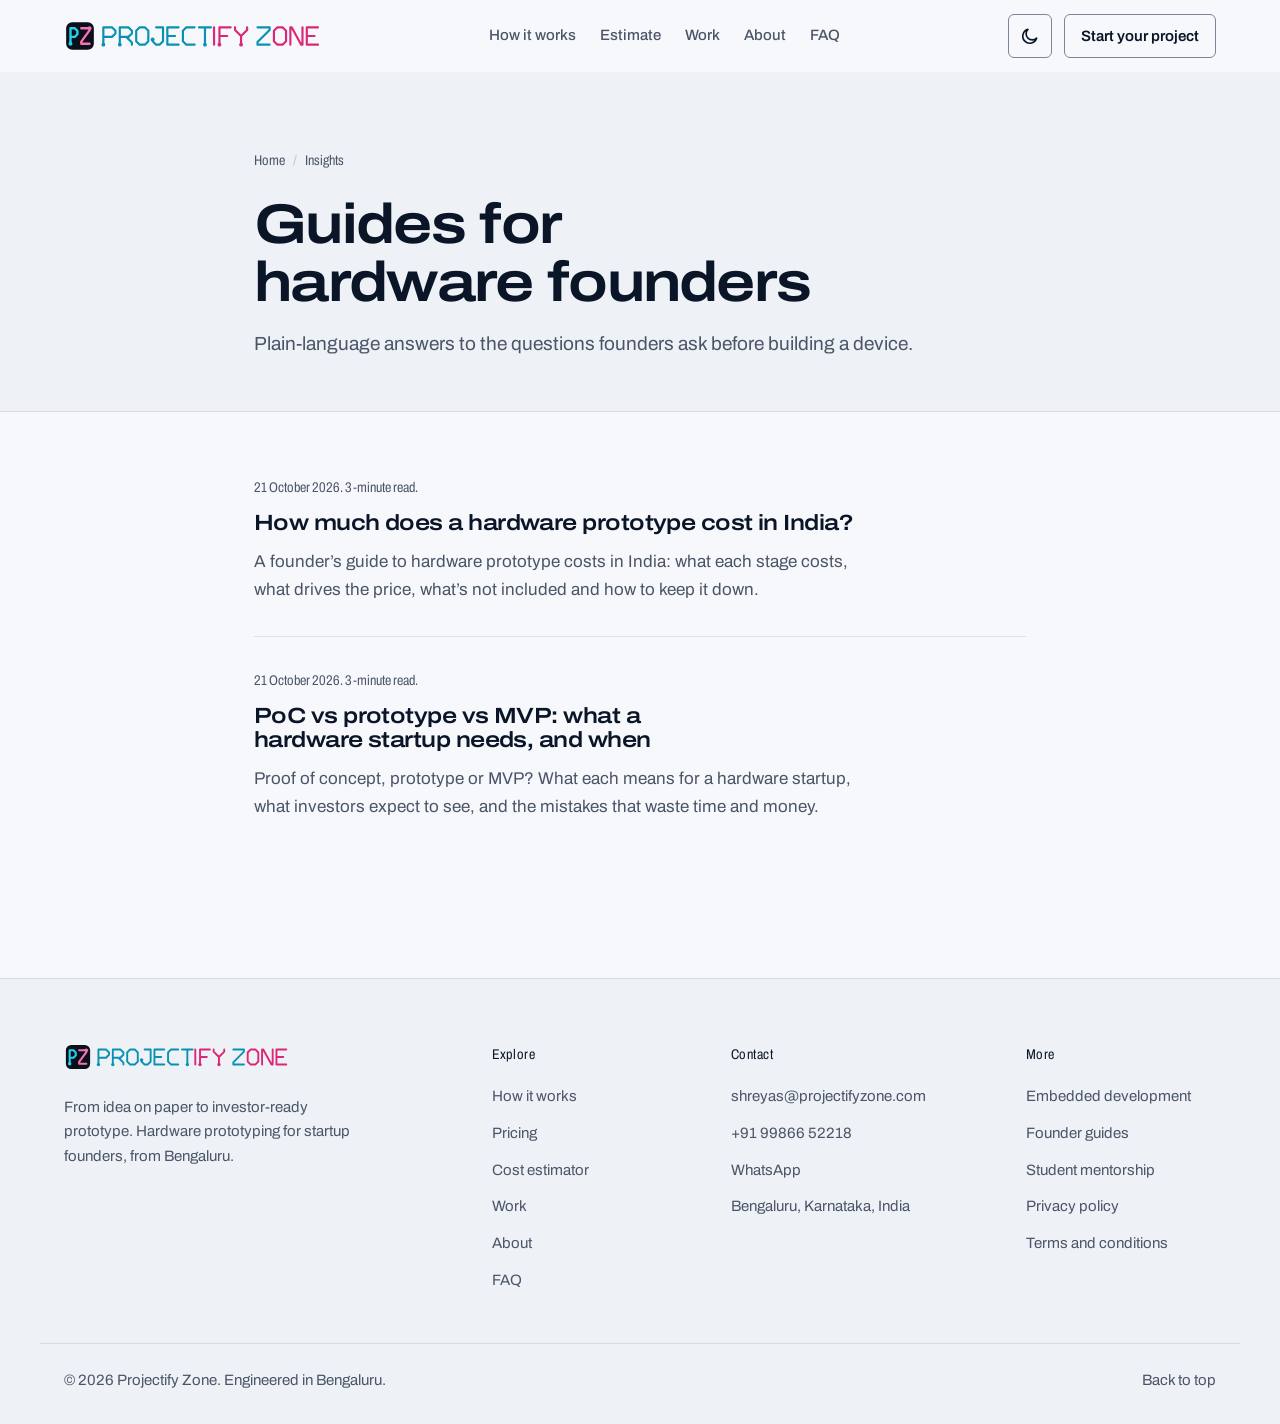
<file: insights.html>
<!DOCTYPE html>
<html lang="en-IN" data-theme="dark">
<head>
<meta charset="utf-8">
<meta name="viewport" content="width=device-width, initial-scale=1">
<meta http-equiv="Content-Security-Policy" content="default-src 'self'; script-src 'self'; style-src 'self'; img-src 'self' data:; font-src 'self'; connect-src 'self'; object-src 'none'; base-uri 'self'; form-action 'self'; upgrade-insecure-requests">
<meta name="referrer" content="strict-origin-when-cross-origin">
<title>Insights: Guides for Hardware Founders | Projectify Zone</title>
<meta name="description" content="Plain-language guides for hardware startup founders: prototype costs in India, PoC vs prototype vs MVP, and what investors expect to see.">
<meta name="color-scheme" content="dark light">
<link rel="canonical" href="https://projectifyzone.com/insights.html">
<meta property="og:type" content="website">
<meta property="og:site_name" content="Projectify Zone">
<meta property="og:title" content="Guides for hardware founders">
<meta property="og:description" content="Plain-language guides for hardware startup founders: prototype costs in India, PoC vs prototype vs MVP, and what investors expect to see.">
<meta property="og:url" content="https://projectifyzone.com/insights.html">
<meta property="og:image" content="https://projectifyzone.com/assets/img/og-image.png">
<meta property="og:image:width" content="1200">
<meta property="og:image:height" content="630">
<meta property="og:image:alt" content="Projectify Zone logo with the line From idea on paper to investor-ready prototype">
<meta property="og:locale" content="en_IN">
<meta name="twitter:card" content="summary_large_image">
<meta name="twitter:title" content="Guides for hardware founders">
<meta name="twitter:description" content="Plain-language guides for hardware startup founders: prototype costs in India, PoC vs prototype vs MVP, and what investors expect to see.">
<meta name="twitter:image" content="https://projectifyzone.com/assets/img/og-image.png">
<link rel="icon" href="assets/img/favicon.svg" type="image/svg+xml">
<link rel="icon" href="assets/img/favicon-32.png" sizes="32x32" type="image/png">
<link rel="apple-touch-icon" href="assets/img/apple-touch-icon.png">
<link rel="preload" href="assets/fonts/archivo-latin-var.woff2" as="font" type="font/woff2" crossorigin>
<link rel="stylesheet" href="assets/css/main.css?v=9">
<script src="assets/js/theme-init.js?v=6"></script>
<script type="application/ld+json">
{
  "@context": "https://schema.org",
  "@type": "Blog",
  "name": "Projectify Zone Insights",
  "url": "https://projectifyzone.com/insights.html",
  "publisher": {
    "@type": "Organization",
    "name": "Projectify Zone",
    "url": "https://projectifyzone.com/",
    "logo": {
      "@type": "ImageObject",
      "url": "https://projectifyzone.com/assets/img/icon-512.png"
    }
  },
  "inLanguage": "en-IN",
  "blogPost": [
    {
      "@type": "BlogPosting",
      "headline": "How much does a hardware prototype cost in India?",
      "url": "https://projectifyzone.com/hardware-prototype-cost-india.html",
      "datePublished": "2026-10-21"
    },
    {
      "@type": "BlogPosting",
      "headline": "PoC vs prototype vs MVP: what a hardware startup needs, and when",
      "url": "https://projectifyzone.com/poc-vs-prototype-vs-mvp.html",
      "datePublished": "2026-10-21"
    }
  ]
}
</script>
<script type="application/ld+json">
{
  "@context": "https://schema.org",
  "@type": "BreadcrumbList",
  "itemListElement": [
    {
      "@type": "ListItem",
      "position": 1,
      "name": "Home",
      "item": "https://projectifyzone.com/"
    },
    {
      "@type": "ListItem",
      "position": 2,
      "name": "Insights",
      "item": "https://projectifyzone.com/insights.html"
    }
  ]
}
</script>
</head>
<body>

<a class="skip-link" href="#main">Skip to content</a>

<header class="site-header">
  <div class="container nav">
    <a href="./" class="brand" aria-label="Projectify Zone home">
      <svg class="logo" xmlns="http://www.w3.org/2000/svg" viewBox="-5 -17 592.5 74" aria-hidden="true" focusable="false"><g transform="translate(0 -12)"><rect width="64" height="64" rx="14" fill="#0b0f19"/><g fill="none" stroke-width="5.5" stroke-linecap="round" stroke-linejoin="round"><path stroke="#22d3ee" d="M10 50V14H20L26 20V28L20 34H10"/><circle fill="#22d3ee" cx="10" cy="50" r="4.6"/><path stroke="#f472b6" d="M35 14H54V19L35 45V50H54"/><circle fill="#f472b6" cx="54" cy="14" r="4.6"/></g></g><g transform="translate(86 0) scale(1)"><g class="a" transform="translate(0 0)"><path d="M0 40V0H20L28 8V14L20 22H0"/><circle cx="0" cy="40" r="4.4"/></g><g class="a" transform="translate(38 0)"><path d="M0 40V0H20L28 8V14L20 22H0M15 22L28 35V40"/><circle cx="0" cy="40" r="4.4"/></g><g class="a" transform="translate(76 0)"><path d="M8 0H20L28 8V32L20 40H8L0 32V8Z"/></g><g class="a" transform="translate(114 0)"><path d="M8 0H24V32L16 40H8L0 32V28"/><circle cx="0" cy="28" r="4.4"/></g><g class="a" transform="translate(148 0)"><path d="M26 0H0V40H26M0 20H18"/></g><g class="a" transform="translate(184 0)"><path d="M27 0H8L0 8V32L8 40H27"/></g><g class="a" transform="translate(221 0)"><path d="M0 0H28M14 0V40"/><circle cx="14" cy="40" r="4.4"/></g><g class="b" transform="translate(256 0)"><path d="M0 0V40"/></g><g class="b" transform="translate(268.5 0)"><path d="M26 0H0V40M0 20H18"/><circle cx="0" cy="40" r="4.4"/></g><g class="b" transform="translate(304.5 0)"><path d="M0 0V6L14 20L28 6V0M14 20V40"/><circle cx="14" cy="40" r="4.4"/></g></g><g transform="translate(442.5 0) scale(1)"><g class="a" transform="translate(0 0)"><path d="M0 0H28V6L0 34V40H28"/></g><g class="b" transform="translate(38 0)"><path d="M8 0H20L28 8V32L20 40H8L0 32V8Z"/></g><g class="b" transform="translate(76 0)"><path d="M0 40V0H3L25 40H28V0"/></g><g class="b" transform="translate(114 0)"><path d="M26 0H0V40H26M0 20H18"/></g></g></svg>
    </a>

    <nav class="nav-links" id="nav-links" aria-label="Primary">
      <a href="./#process">How it works</a>
      <a href="./#estimate">Estimate</a>
      <a href="./#work">Work</a>
      <a href="./#about">About</a>
      <a href="./#faq">FAQ</a>
      <a href="./#contact" class="btn btn-primary nav-cta-mobile">Start your project</a>
    </nav>

    <div class="nav-actions">
      <button class="icon-btn" id="theme-toggle" type="button" aria-label="Switch to light theme">
        <svg class="icon-sun" viewBox="0 0 24 24" width="20" height="20" aria-hidden="true"><circle cx="12" cy="12" r="4.5" fill="none" stroke="currentColor" stroke-width="2"/><path d="M12 2v2.5M12 19.5V22M2 12h2.5M19.5 12H22M4.9 4.9l1.8 1.8M17.3 17.3l1.8 1.8M4.9 19.1l1.8-1.8M17.3 6.7l1.8-1.8" stroke="currentColor" stroke-width="2" stroke-linecap="round"/></svg>
        <svg class="icon-moon" viewBox="0 0 24 24" width="20" height="20" aria-hidden="true"><path d="M20 14.5A8.5 8.5 0 1 1 9.5 4a7 7 0 0 0 10.5 10.5Z" fill="none" stroke="currentColor" stroke-width="2" stroke-linejoin="round"/></svg>
      </button>
      <a href="./#contact" class="btn btn-secondary btn-sm nav-cta">Start your project</a>
      <button class="icon-btn menu-btn" id="menu-toggle" type="button" aria-label="Open menu" aria-expanded="false" aria-controls="nav-links">
        <span></span><span></span><span></span>
      </button>
    </div>
  </div>
</header>

<main id="main" class="page">
  <header class="page-head">
    <div class="container container-narrow">
      <nav class="breadcrumbs" aria-label="Breadcrumb"><ol><li><a href="./">Home</a></li><li><span aria-current="page">Insights</span></li></ol></nav>
      <h1>Guides for hardware founders</h1>
      <p class="lede">Plain-language answers to the questions founders ask before building a device.</p>
    </div>
  </header>
  <div class="container container-narrow">
    <ul class="post-list">
      <li>
        <p class="page-meta">21 October 2026. 3-minute read.</p>
        <h2><a href="./hardware-prototype-cost-india.html">How much does a hardware prototype cost in India?</a></h2>
        <p>A founder’s guide to hardware prototype costs in India: what each stage costs, what drives the price, what’s not included and how to keep it down.</p>
      </li>
      <li>
        <p class="page-meta">21 October 2026. 3-minute read.</p>
        <h2><a href="./poc-vs-prototype-vs-mvp.html">PoC vs prototype vs MVP: what a hardware startup needs, and when</a></h2>
        <p>Proof of concept, prototype or MVP? What each means for a hardware startup, what investors expect to see, and the mistakes that waste time and money.</p>
      </li>
    </ul>
  </div>
</main>

<footer class="site-footer">
  <div class="container footer-grid">
    <div class="footer-brand">
      <a href="./" class="brand" aria-label="Projectify Zone home">
        <svg class="logo logo-sm" xmlns="http://www.w3.org/2000/svg" viewBox="-5 -17 592.5 74" aria-hidden="true" focusable="false"><g transform="translate(0 -12)"><rect width="64" height="64" rx="14" fill="#0b0f19"/><g fill="none" stroke-width="5.5" stroke-linecap="round" stroke-linejoin="round"><path stroke="#22d3ee" d="M10 50V14H20L26 20V28L20 34H10"/><circle fill="#22d3ee" cx="10" cy="50" r="4.6"/><path stroke="#f472b6" d="M35 14H54V19L35 45V50H54"/><circle fill="#f472b6" cx="54" cy="14" r="4.6"/></g></g><g transform="translate(86 0) scale(1)"><g class="a" transform="translate(0 0)"><path d="M0 40V0H20L28 8V14L20 22H0"/><circle cx="0" cy="40" r="4.4"/></g><g class="a" transform="translate(38 0)"><path d="M0 40V0H20L28 8V14L20 22H0M15 22L28 35V40"/><circle cx="0" cy="40" r="4.4"/></g><g class="a" transform="translate(76 0)"><path d="M8 0H20L28 8V32L20 40H8L0 32V8Z"/></g><g class="a" transform="translate(114 0)"><path d="M8 0H24V32L16 40H8L0 32V28"/><circle cx="0" cy="28" r="4.4"/></g><g class="a" transform="translate(148 0)"><path d="M26 0H0V40H26M0 20H18"/></g><g class="a" transform="translate(184 0)"><path d="M27 0H8L0 8V32L8 40H27"/></g><g class="a" transform="translate(221 0)"><path d="M0 0H28M14 0V40"/><circle cx="14" cy="40" r="4.4"/></g><g class="b" transform="translate(256 0)"><path d="M0 0V40"/></g><g class="b" transform="translate(268.5 0)"><path d="M26 0H0V40M0 20H18"/><circle cx="0" cy="40" r="4.4"/></g><g class="b" transform="translate(304.5 0)"><path d="M0 0V6L14 20L28 6V0M14 20V40"/><circle cx="14" cy="40" r="4.4"/></g></g><g transform="translate(442.5 0) scale(1)"><g class="a" transform="translate(0 0)"><path d="M0 0H28V6L0 34V40H28"/></g><g class="b" transform="translate(38 0)"><path d="M8 0H20L28 8V32L20 40H8L0 32V8Z"/></g><g class="b" transform="translate(76 0)"><path d="M0 40V0H3L25 40H28V0"/></g><g class="b" transform="translate(114 0)"><path d="M26 0H0V40H26M0 20H18"/></g></g></svg>
      </a>
      <p>From idea on paper to investor-ready prototype. Hardware prototyping for startup founders, from Bengaluru.</p>
    </div>
    <nav class="footer-col" aria-label="Footer: explore">
      <p class="footer-title">Explore</p>
      <a href="./#process">How it works</a>
      <a href="./#phases">Pricing</a>
      <a href="./#estimate">Cost estimator</a>
      <a href="./#work">Work</a>
      <a href="./#about">About</a>
      <a href="./#faq">FAQ</a>
    </nav>
    <div class="footer-col">
      <p class="footer-title">Contact</p>
      <a href="mailto:shreyas@projectifyzone.com">shreyas@projectifyzone.com</a>
      <a href="tel:+919986652218">+91&nbsp;99866&nbsp;52218</a>
      <a href="https://wa.me/919986652218?text=Hi%20Shreyas%2C%20I%27d%20like%20to%20discuss%20a%20hardware%20prototype." target="_blank" rel="noopener">WhatsApp<span class="sr-only"> (opens in a new tab)</span></a>
      <span>Bengaluru, Karnataka, India</span>
    </div>
    <nav class="footer-col" aria-label="Footer: more">
      <p class="footer-title">More</p>
      <a href="./embedded-systems-development.html">Embedded development</a>
      <a href="./insights.html">Founder guides</a>
      <a href="./students.html">Student mentorship</a>
      <a href="./privacy.html">Privacy policy</a>
      <a href="./terms.html">Terms and conditions</a>
    </nav>
  </div>
  <div class="container footer-bottom">
    <p>&copy; <span id="year">2026</span> Projectify Zone. Engineered in Bengaluru.</p>
    <a href="#top">Back to top</a>
  </div>
</footer>

<script src="assets/js/main.js?v=8" defer></script>
</body>
</html>
</file>
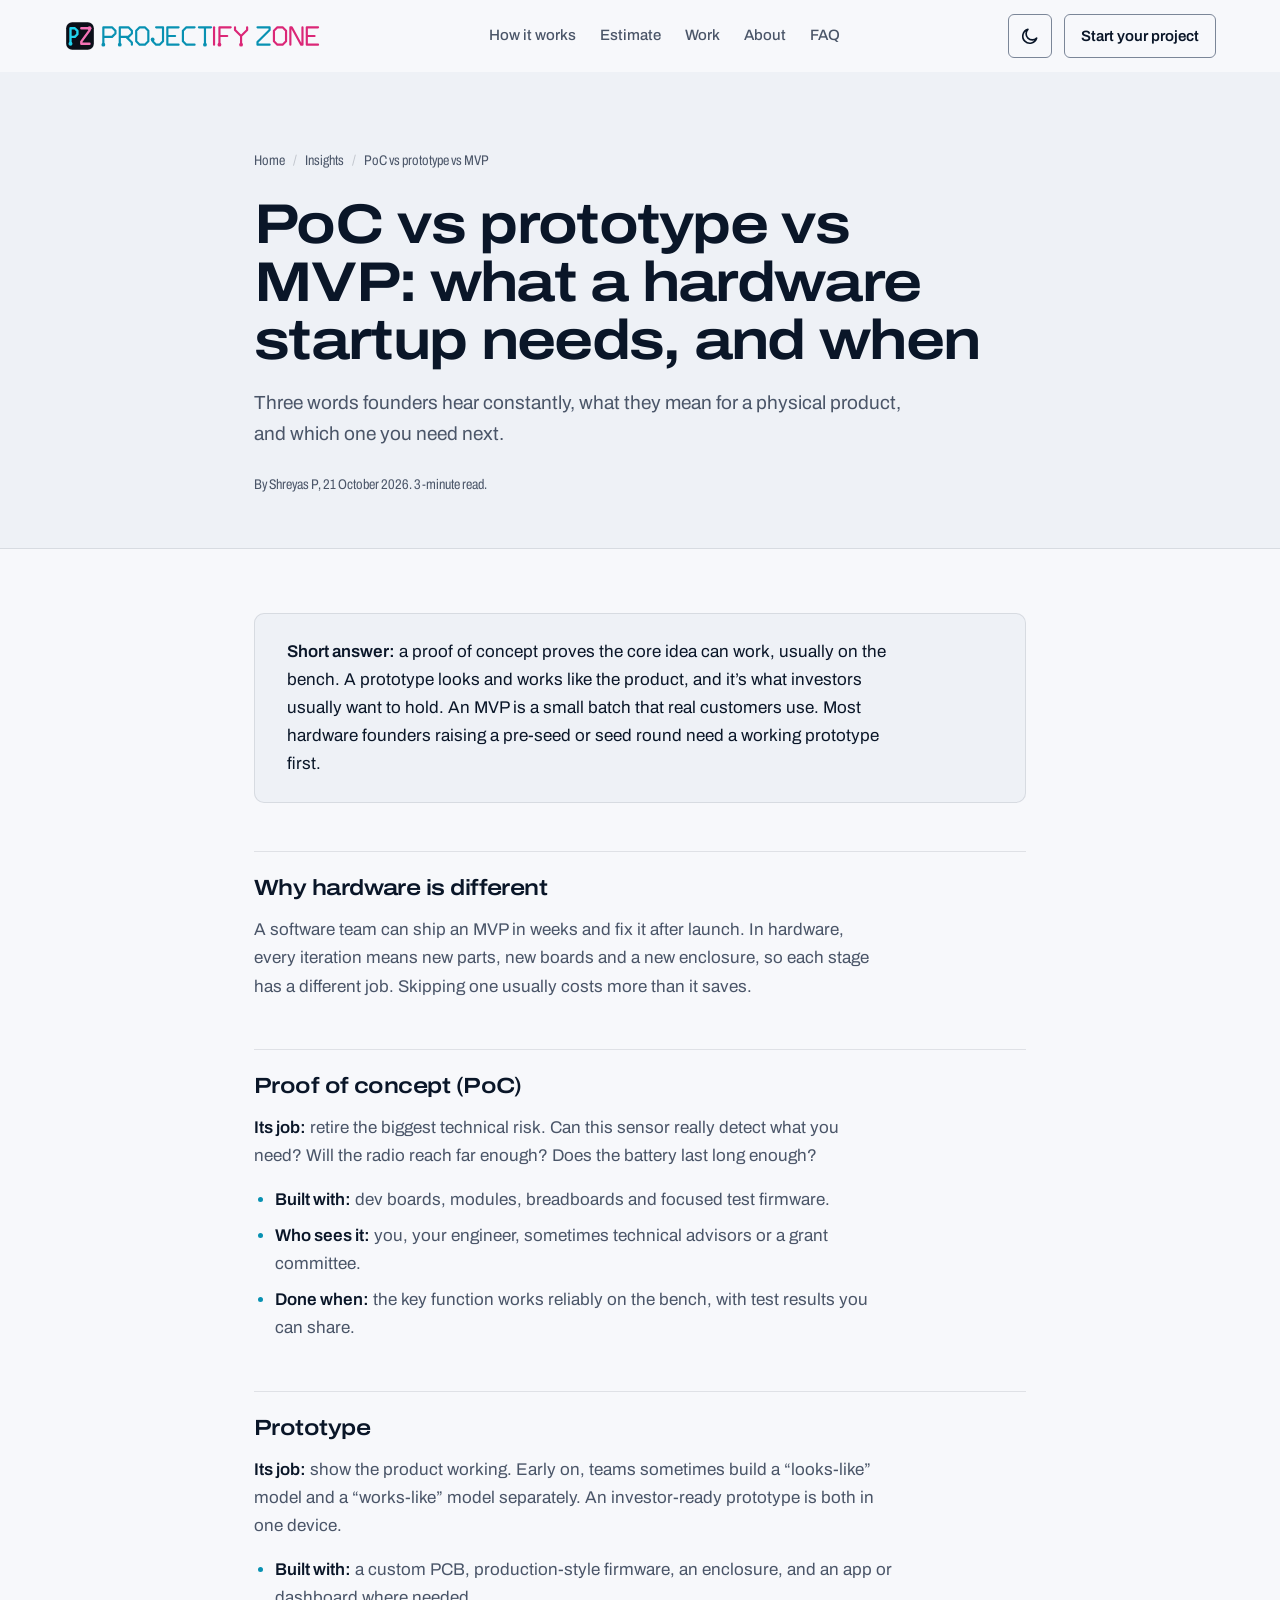
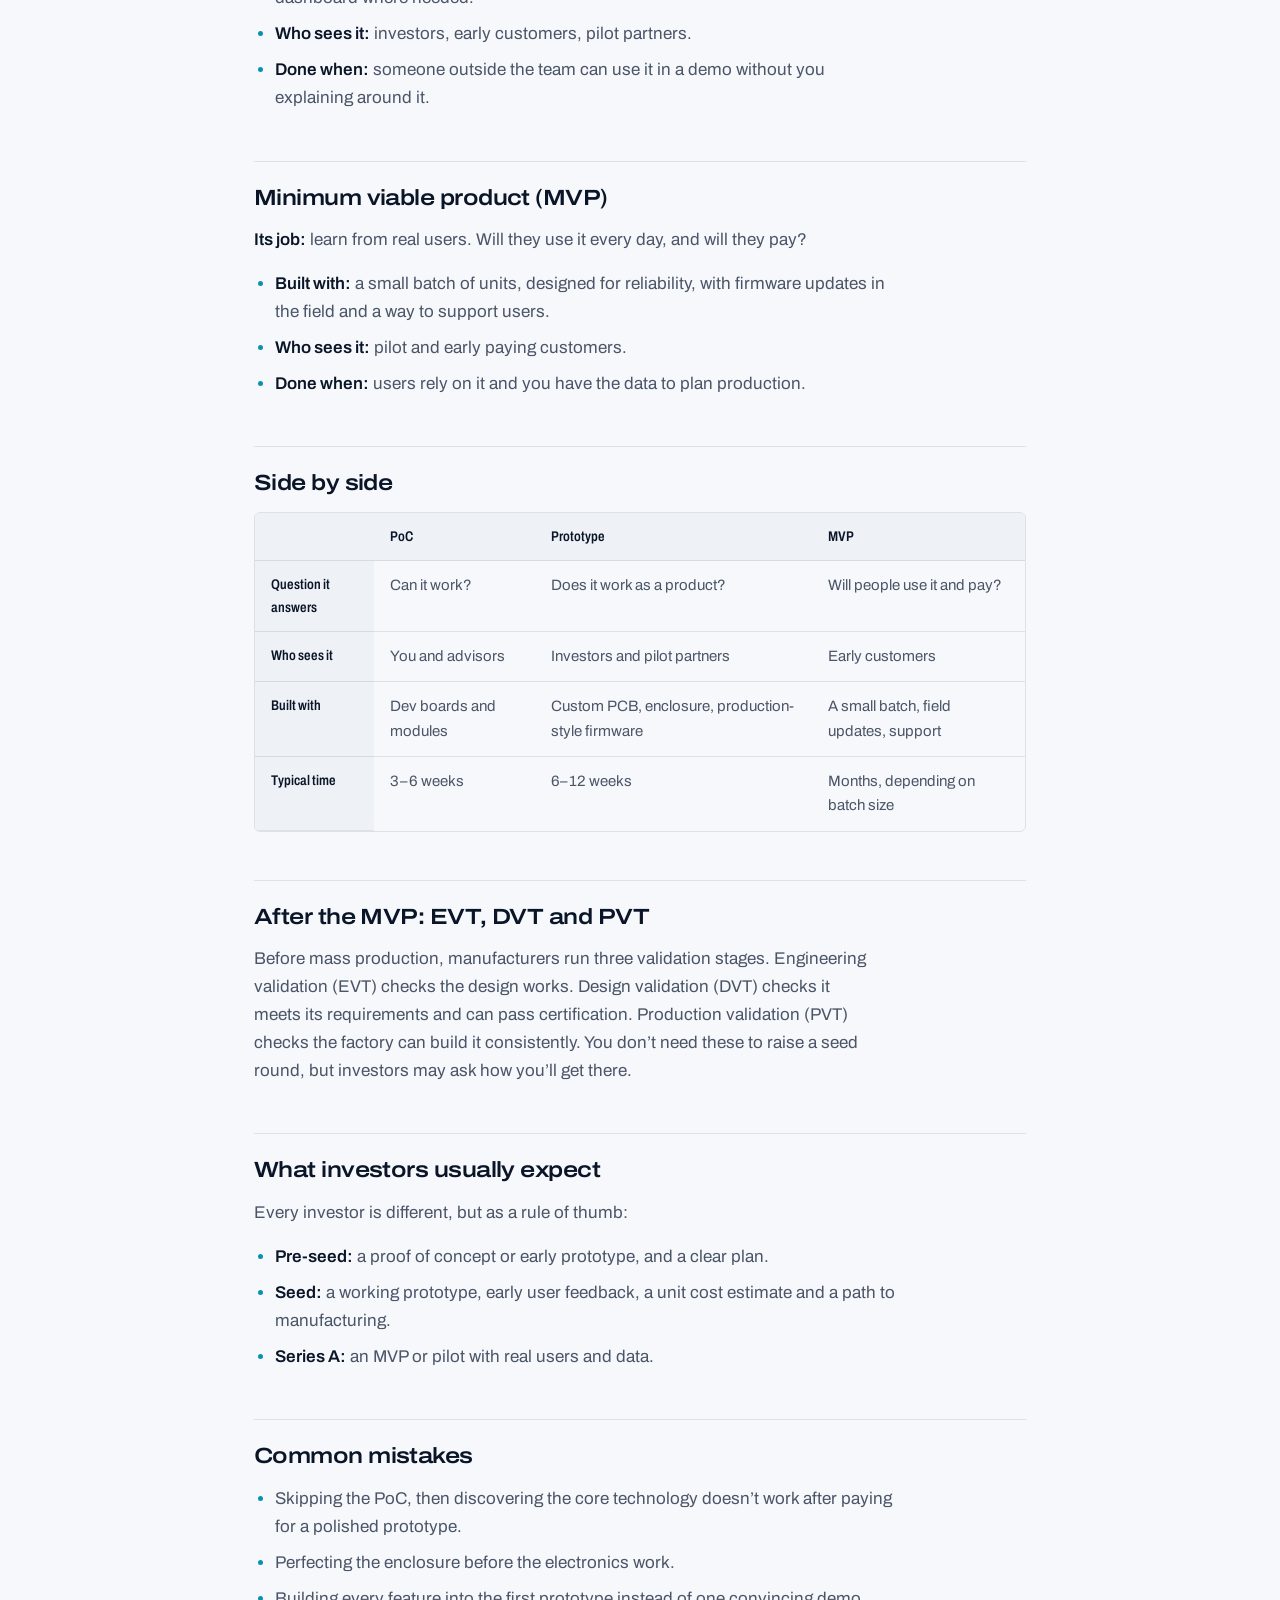
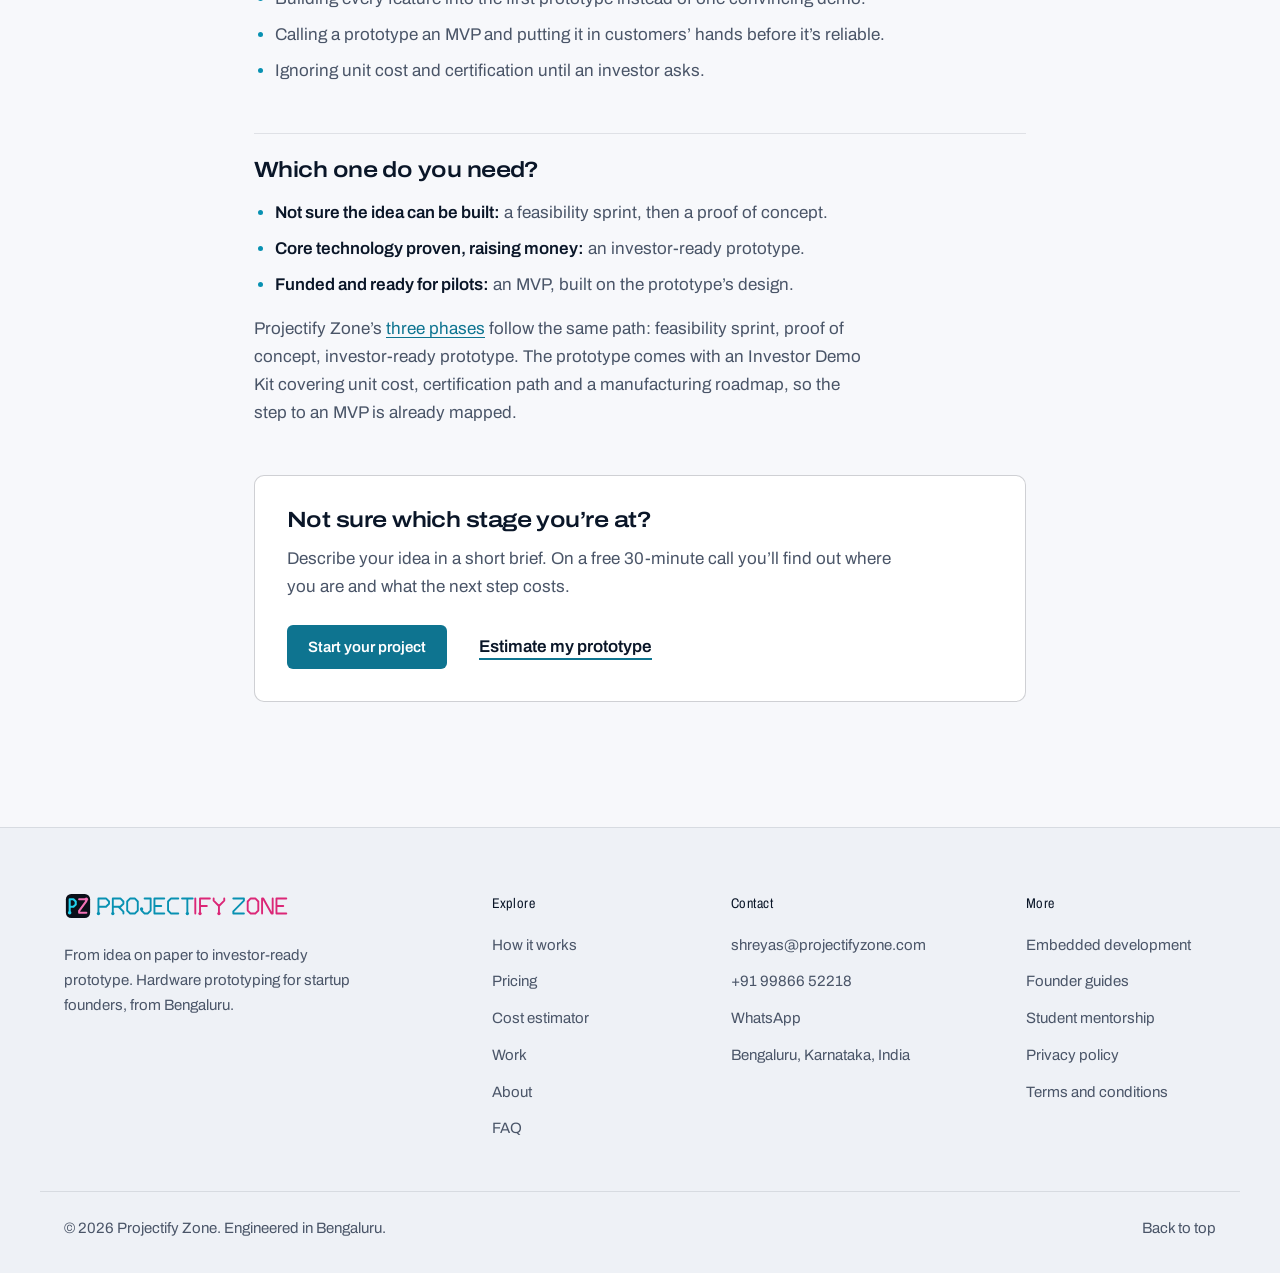
<file: poc-vs-prototype-vs-mvp.html>
<!DOCTYPE html>
<html lang="en-IN" data-theme="dark">
<head>
<meta charset="utf-8">
<meta name="viewport" content="width=device-width, initial-scale=1">
<meta http-equiv="Content-Security-Policy" content="default-src 'self'; script-src 'self'; style-src 'self'; img-src 'self' data:; font-src 'self'; connect-src 'self'; object-src 'none'; base-uri 'self'; form-action 'self'; upgrade-insecure-requests">
<meta name="referrer" content="strict-origin-when-cross-origin">
<title>PoC vs Prototype vs MVP for Hardware Startups | Projectify Zone</title>
<meta name="description" content="Proof of concept, prototype or MVP? What each means for a hardware startup, what investors expect to see, and the mistakes that waste time and money.">
<meta name="color-scheme" content="dark light">
<link rel="canonical" href="https://projectifyzone.com/poc-vs-prototype-vs-mvp.html">
<meta property="og:type" content="article">
<meta property="og:site_name" content="Projectify Zone">
<meta property="og:title" content="PoC vs prototype vs MVP: what a hardware startup needs, and when">
<meta property="og:description" content="Proof of concept, prototype or MVP? What each means for a hardware startup, what investors expect to see, and the mistakes that waste time and money.">
<meta property="og:url" content="https://projectifyzone.com/poc-vs-prototype-vs-mvp.html">
<meta property="og:image" content="https://projectifyzone.com/assets/img/og-image.png">
<meta property="og:image:width" content="1200">
<meta property="og:image:height" content="630">
<meta property="og:image:alt" content="Projectify Zone logo with the line From idea on paper to investor-ready prototype">
<meta property="og:locale" content="en_IN">
<meta name="twitter:card" content="summary_large_image">
<meta name="twitter:title" content="PoC vs prototype vs MVP: what a hardware startup needs, and when">
<meta name="twitter:description" content="Proof of concept, prototype or MVP? What each means for a hardware startup, what investors expect to see, and the mistakes that waste time and money.">
<meta name="twitter:image" content="https://projectifyzone.com/assets/img/og-image.png">
<link rel="icon" href="assets/img/favicon.svg" type="image/svg+xml">
<link rel="icon" href="assets/img/favicon-32.png" sizes="32x32" type="image/png">
<link rel="apple-touch-icon" href="assets/img/apple-touch-icon.png">
<link rel="preload" href="assets/fonts/archivo-latin-var.woff2" as="font" type="font/woff2" crossorigin>
<link rel="stylesheet" href="assets/css/main.css?v=9">
<script src="assets/js/theme-init.js?v=6"></script>
<script type="application/ld+json">
{
  "@context": "https://schema.org",
  "@type": "BlogPosting",
  "headline": "PoC vs prototype vs MVP: what a hardware startup needs, and when",
  "description": "Proof of concept, prototype or MVP? What each means for a hardware startup, what investors expect to see, and the mistakes that waste time and money.",
  "datePublished": "2026-10-21",
  "dateModified": "2026-10-21",
  "author": {
    "@type": "Person",
    "name": "Shreyas P",
    "jobTitle": "Founder & Lead Engineer",
    "url": "https://projectifyzone.com/#about"
  },
  "publisher": {
    "@type": "Organization",
    "name": "Projectify Zone",
    "url": "https://projectifyzone.com/",
    "logo": {
      "@type": "ImageObject",
      "url": "https://projectifyzone.com/assets/img/icon-512.png"
    }
  },
  "image": "https://projectifyzone.com/assets/img/og-image.png",
  "inLanguage": "en-IN",
  "mainEntityOfPage": {
    "@type": "WebPage",
    "@id": "https://projectifyzone.com/poc-vs-prototype-vs-mvp.html"
  }
}
</script>
<script type="application/ld+json">
{
  "@context": "https://schema.org",
  "@type": "BreadcrumbList",
  "itemListElement": [
    {
      "@type": "ListItem",
      "position": 1,
      "name": "Home",
      "item": "https://projectifyzone.com/"
    },
    {
      "@type": "ListItem",
      "position": 2,
      "name": "Insights",
      "item": "https://projectifyzone.com/insights.html"
    },
    {
      "@type": "ListItem",
      "position": 3,
      "name": "PoC vs prototype vs MVP",
      "item": "https://projectifyzone.com/poc-vs-prototype-vs-mvp.html"
    }
  ]
}
</script>
</head>
<body>

<a class="skip-link" href="#main">Skip to content</a>

<header class="site-header">
  <div class="container nav">
    <a href="./" class="brand" aria-label="Projectify Zone home">
      <svg class="logo" xmlns="http://www.w3.org/2000/svg" viewBox="-5 -17 592.5 74" aria-hidden="true" focusable="false"><g transform="translate(0 -12)"><rect width="64" height="64" rx="14" fill="#0b0f19"/><g fill="none" stroke-width="5.5" stroke-linecap="round" stroke-linejoin="round"><path stroke="#22d3ee" d="M10 50V14H20L26 20V28L20 34H10"/><circle fill="#22d3ee" cx="10" cy="50" r="4.6"/><path stroke="#f472b6" d="M35 14H54V19L35 45V50H54"/><circle fill="#f472b6" cx="54" cy="14" r="4.6"/></g></g><g transform="translate(86 0) scale(1)"><g class="a" transform="translate(0 0)"><path d="M0 40V0H20L28 8V14L20 22H0"/><circle cx="0" cy="40" r="4.4"/></g><g class="a" transform="translate(38 0)"><path d="M0 40V0H20L28 8V14L20 22H0M15 22L28 35V40"/><circle cx="0" cy="40" r="4.4"/></g><g class="a" transform="translate(76 0)"><path d="M8 0H20L28 8V32L20 40H8L0 32V8Z"/></g><g class="a" transform="translate(114 0)"><path d="M8 0H24V32L16 40H8L0 32V28"/><circle cx="0" cy="28" r="4.4"/></g><g class="a" transform="translate(148 0)"><path d="M26 0H0V40H26M0 20H18"/></g><g class="a" transform="translate(184 0)"><path d="M27 0H8L0 8V32L8 40H27"/></g><g class="a" transform="translate(221 0)"><path d="M0 0H28M14 0V40"/><circle cx="14" cy="40" r="4.4"/></g><g class="b" transform="translate(256 0)"><path d="M0 0V40"/></g><g class="b" transform="translate(268.5 0)"><path d="M26 0H0V40M0 20H18"/><circle cx="0" cy="40" r="4.4"/></g><g class="b" transform="translate(304.5 0)"><path d="M0 0V6L14 20L28 6V0M14 20V40"/><circle cx="14" cy="40" r="4.4"/></g></g><g transform="translate(442.5 0) scale(1)"><g class="a" transform="translate(0 0)"><path d="M0 0H28V6L0 34V40H28"/></g><g class="b" transform="translate(38 0)"><path d="M8 0H20L28 8V32L20 40H8L0 32V8Z"/></g><g class="b" transform="translate(76 0)"><path d="M0 40V0H3L25 40H28V0"/></g><g class="b" transform="translate(114 0)"><path d="M26 0H0V40H26M0 20H18"/></g></g></svg>
    </a>

    <nav class="nav-links" id="nav-links" aria-label="Primary">
      <a href="./#process">How it works</a>
      <a href="./#estimate">Estimate</a>
      <a href="./#work">Work</a>
      <a href="./#about">About</a>
      <a href="./#faq">FAQ</a>
      <a href="./#contact" class="btn btn-primary nav-cta-mobile">Start your project</a>
    </nav>

    <div class="nav-actions">
      <button class="icon-btn" id="theme-toggle" type="button" aria-label="Switch to light theme">
        <svg class="icon-sun" viewBox="0 0 24 24" width="20" height="20" aria-hidden="true"><circle cx="12" cy="12" r="4.5" fill="none" stroke="currentColor" stroke-width="2"/><path d="M12 2v2.5M12 19.5V22M2 12h2.5M19.5 12H22M4.9 4.9l1.8 1.8M17.3 17.3l1.8 1.8M4.9 19.1l1.8-1.8M17.3 6.7l1.8-1.8" stroke="currentColor" stroke-width="2" stroke-linecap="round"/></svg>
        <svg class="icon-moon" viewBox="0 0 24 24" width="20" height="20" aria-hidden="true"><path d="M20 14.5A8.5 8.5 0 1 1 9.5 4a7 7 0 0 0 10.5 10.5Z" fill="none" stroke="currentColor" stroke-width="2" stroke-linejoin="round"/></svg>
      </button>
      <a href="./#contact" class="btn btn-secondary btn-sm nav-cta">Start your project</a>
      <button class="icon-btn menu-btn" id="menu-toggle" type="button" aria-label="Open menu" aria-expanded="false" aria-controls="nav-links">
        <span></span><span></span><span></span>
      </button>
    </div>
  </div>
</header>

<main id="main" class="page">
  <header class="page-head">
    <div class="container container-narrow">
      <nav class="breadcrumbs" aria-label="Breadcrumb"><ol><li><a href="./">Home</a></li><li><a href="./insights.html">Insights</a></li><li><span aria-current="page">PoC vs prototype vs MVP</span></li></ol></nav>
      <h1>PoC vs prototype vs MVP: what a hardware startup needs, and when</h1>
      <p class="lede">Three words founders hear constantly, what they mean for a physical product, and which one you need next.</p>
      <p class="page-meta">By Shreyas P, 21 October 2026. 3-minute read.</p>
    </div>
  </header>
  <article class="container container-narrow prose">
    <div class="answer">
      <p><strong>Short answer:</strong> a proof of concept proves the core idea can work, usually on the bench. A prototype looks and works like the product, and it&rsquo;s what investors usually want to hold. An MVP is a small batch that real customers use. Most hardware founders raising a pre-seed or seed round need a working prototype first.</p>
    </div>

    <h2>Why hardware is different</h2>
    <p>A software team can ship an MVP in weeks and fix it after launch. In hardware, every iteration means new parts, new boards and a new enclosure, so each stage has a different job. Skipping one usually costs more than it saves.</p>

    <h2>Proof of concept (PoC)</h2>
    <p><strong>Its job:</strong> retire the biggest technical risk. Can this sensor really detect what you need? Will the radio reach far enough? Does the battery last long enough?</p>
    <ul>
      <li><strong>Built with:</strong> dev boards, modules, breadboards and focused test firmware.</li>
      <li><strong>Who sees it:</strong> you, your engineer, sometimes technical advisors or a grant committee.</li>
      <li><strong>Done when:</strong> the key function works reliably on the bench, with test results you can share.</li>
    </ul>

    <h2>Prototype</h2>
    <p><strong>Its job:</strong> show the product working. Early on, teams sometimes build a &ldquo;looks-like&rdquo; model and a &ldquo;works-like&rdquo; model separately. An investor-ready prototype is both in one device.</p>
    <ul>
      <li><strong>Built with:</strong> a custom PCB, production-style firmware, an enclosure, and an app or dashboard where needed.</li>
      <li><strong>Who sees it:</strong> investors, early customers, pilot partners.</li>
      <li><strong>Done when:</strong> someone outside the team can use it in a demo without you explaining around it.</li>
    </ul>

    <h2>Minimum viable product (MVP)</h2>
    <p><strong>Its job:</strong> learn from real users. Will they use it every day, and will they pay?</p>
    <ul>
      <li><strong>Built with:</strong> a small batch of units, designed for reliability, with firmware updates in the field and a way to support users.</li>
      <li><strong>Who sees it:</strong> pilot and early paying customers.</li>
      <li><strong>Done when:</strong> users rely on it and you have the data to plan production.</li>
    </ul>

    <h2>Side by side</h2>
    <section class="table-wrap" aria-label="PoC, prototype and MVP compared" tabindex="0">
      <table>
        <thead><tr><th scope="col"><span class="sr-only">Compared on</span></th><th scope="col">PoC</th><th scope="col">Prototype</th><th scope="col">MVP</th></tr></thead>
        <tbody>
          <tr><th scope="row">Question it answers</th><td>Can it work?</td><td>Does it work as a product?</td><td>Will people use it and pay?</td></tr>
          <tr><th scope="row">Who sees it</th><td>You and advisors</td><td>Investors and pilot partners</td><td>Early customers</td></tr>
          <tr><th scope="row">Built with</th><td>Dev boards and modules</td><td>Custom PCB, enclosure, production-style firmware</td><td>A small batch, field updates, support</td></tr>
          <tr><th scope="row">Typical time</th><td>3–6 weeks</td><td>6–12 weeks</td><td>Months, depending on batch size</td></tr>
        </tbody>
      </table>
    </section>

    <h2>After the MVP: EVT, DVT and PVT</h2>
    <p>Before mass production, manufacturers run three validation stages. Engineering validation (EVT) checks the design works. Design validation (DVT) checks it meets its requirements and can pass certification. Production validation (PVT) checks the factory can build it consistently. You don&rsquo;t need these to raise a seed round, but investors may ask how you&rsquo;ll get there.</p>

    <h2>What investors usually expect</h2>
    <p>Every investor is different, but as a rule of thumb:</p>
    <ul>
      <li><strong>Pre-seed:</strong> a proof of concept or early prototype, and a clear plan.</li>
      <li><strong>Seed:</strong> a working prototype, early user feedback, a unit cost estimate and a path to manufacturing.</li>
      <li><strong>Series A:</strong> an MVP or pilot with real users and data.</li>
    </ul>

    <h2>Common mistakes</h2>
    <ul>
      <li>Skipping the PoC, then discovering the core technology doesn&rsquo;t work after paying for a polished prototype.</li>
      <li>Perfecting the enclosure before the electronics work.</li>
      <li>Building every feature into the first prototype instead of one convincing demo.</li>
      <li>Calling a prototype an MVP and putting it in customers&rsquo; hands before it&rsquo;s reliable.</li>
      <li>Ignoring unit cost and certification until an investor asks.</li>
    </ul>

    <h2>Which one do you need?</h2>
    <ul>
      <li><strong>Not sure the idea can be built:</strong> a feasibility sprint, then a proof of concept.</li>
      <li><strong>Core technology proven, raising money:</strong> an investor-ready prototype.</li>
      <li><strong>Funded and ready for pilots:</strong> an MVP, built on the prototype&rsquo;s design.</li>
    </ul>
    <p>Projectify Zone&rsquo;s <a href="./#phases">three phases</a> follow the same path: feasibility sprint, proof of concept, investor-ready prototype. The prototype comes with an Investor Demo Kit covering unit cost, certification path and a manufacturing roadmap, so the step to an MVP is already mapped.</p>

    <div class="cta-panel">
      <h2>Not sure which stage you&rsquo;re at?</h2>
      <p>Describe your idea in a short brief. On a free 30-minute call you&rsquo;ll find out where you are and what the next step costs.</p>
      <div class="actions">
        <a href="./#contact" class="btn btn-primary">Start your project</a>
        <a href="./#estimate" class="link-arrow">Estimate my prototype</a>
      </div>
    </div>
  </article>
</main>

<footer class="site-footer">
  <div class="container footer-grid">
    <div class="footer-brand">
      <a href="./" class="brand" aria-label="Projectify Zone home">
        <svg class="logo logo-sm" xmlns="http://www.w3.org/2000/svg" viewBox="-5 -17 592.5 74" aria-hidden="true" focusable="false"><g transform="translate(0 -12)"><rect width="64" height="64" rx="14" fill="#0b0f19"/><g fill="none" stroke-width="5.5" stroke-linecap="round" stroke-linejoin="round"><path stroke="#22d3ee" d="M10 50V14H20L26 20V28L20 34H10"/><circle fill="#22d3ee" cx="10" cy="50" r="4.6"/><path stroke="#f472b6" d="M35 14H54V19L35 45V50H54"/><circle fill="#f472b6" cx="54" cy="14" r="4.6"/></g></g><g transform="translate(86 0) scale(1)"><g class="a" transform="translate(0 0)"><path d="M0 40V0H20L28 8V14L20 22H0"/><circle cx="0" cy="40" r="4.4"/></g><g class="a" transform="translate(38 0)"><path d="M0 40V0H20L28 8V14L20 22H0M15 22L28 35V40"/><circle cx="0" cy="40" r="4.4"/></g><g class="a" transform="translate(76 0)"><path d="M8 0H20L28 8V32L20 40H8L0 32V8Z"/></g><g class="a" transform="translate(114 0)"><path d="M8 0H24V32L16 40H8L0 32V28"/><circle cx="0" cy="28" r="4.4"/></g><g class="a" transform="translate(148 0)"><path d="M26 0H0V40H26M0 20H18"/></g><g class="a" transform="translate(184 0)"><path d="M27 0H8L0 8V32L8 40H27"/></g><g class="a" transform="translate(221 0)"><path d="M0 0H28M14 0V40"/><circle cx="14" cy="40" r="4.4"/></g><g class="b" transform="translate(256 0)"><path d="M0 0V40"/></g><g class="b" transform="translate(268.5 0)"><path d="M26 0H0V40M0 20H18"/><circle cx="0" cy="40" r="4.4"/></g><g class="b" transform="translate(304.5 0)"><path d="M0 0V6L14 20L28 6V0M14 20V40"/><circle cx="14" cy="40" r="4.4"/></g></g><g transform="translate(442.5 0) scale(1)"><g class="a" transform="translate(0 0)"><path d="M0 0H28V6L0 34V40H28"/></g><g class="b" transform="translate(38 0)"><path d="M8 0H20L28 8V32L20 40H8L0 32V8Z"/></g><g class="b" transform="translate(76 0)"><path d="M0 40V0H3L25 40H28V0"/></g><g class="b" transform="translate(114 0)"><path d="M26 0H0V40H26M0 20H18"/></g></g></svg>
      </a>
      <p>From idea on paper to investor-ready prototype. Hardware prototyping for startup founders, from Bengaluru.</p>
    </div>
    <nav class="footer-col" aria-label="Footer: explore">
      <p class="footer-title">Explore</p>
      <a href="./#process">How it works</a>
      <a href="./#phases">Pricing</a>
      <a href="./#estimate">Cost estimator</a>
      <a href="./#work">Work</a>
      <a href="./#about">About</a>
      <a href="./#faq">FAQ</a>
    </nav>
    <div class="footer-col">
      <p class="footer-title">Contact</p>
      <a href="mailto:shreyas@projectifyzone.com">shreyas@projectifyzone.com</a>
      <a href="tel:+919986652218">+91&nbsp;99866&nbsp;52218</a>
      <a href="https://wa.me/919986652218?text=Hi%20Shreyas%2C%20I%27d%20like%20to%20discuss%20a%20hardware%20prototype." target="_blank" rel="noopener">WhatsApp<span class="sr-only"> (opens in a new tab)</span></a>
      <span>Bengaluru, Karnataka, India</span>
    </div>
    <nav class="footer-col" aria-label="Footer: more">
      <p class="footer-title">More</p>
      <a href="./embedded-systems-development.html">Embedded development</a>
      <a href="./insights.html">Founder guides</a>
      <a href="./students.html">Student mentorship</a>
      <a href="./privacy.html">Privacy policy</a>
      <a href="./terms.html">Terms and conditions</a>
    </nav>
  </div>
  <div class="container footer-bottom">
    <p>&copy; <span id="year">2026</span> Projectify Zone. Engineered in Bengaluru.</p>
    <a href="#top">Back to top</a>
  </div>
</footer>

<script src="assets/js/main.js?v=8" defer></script>
</body>
</html>
</file>
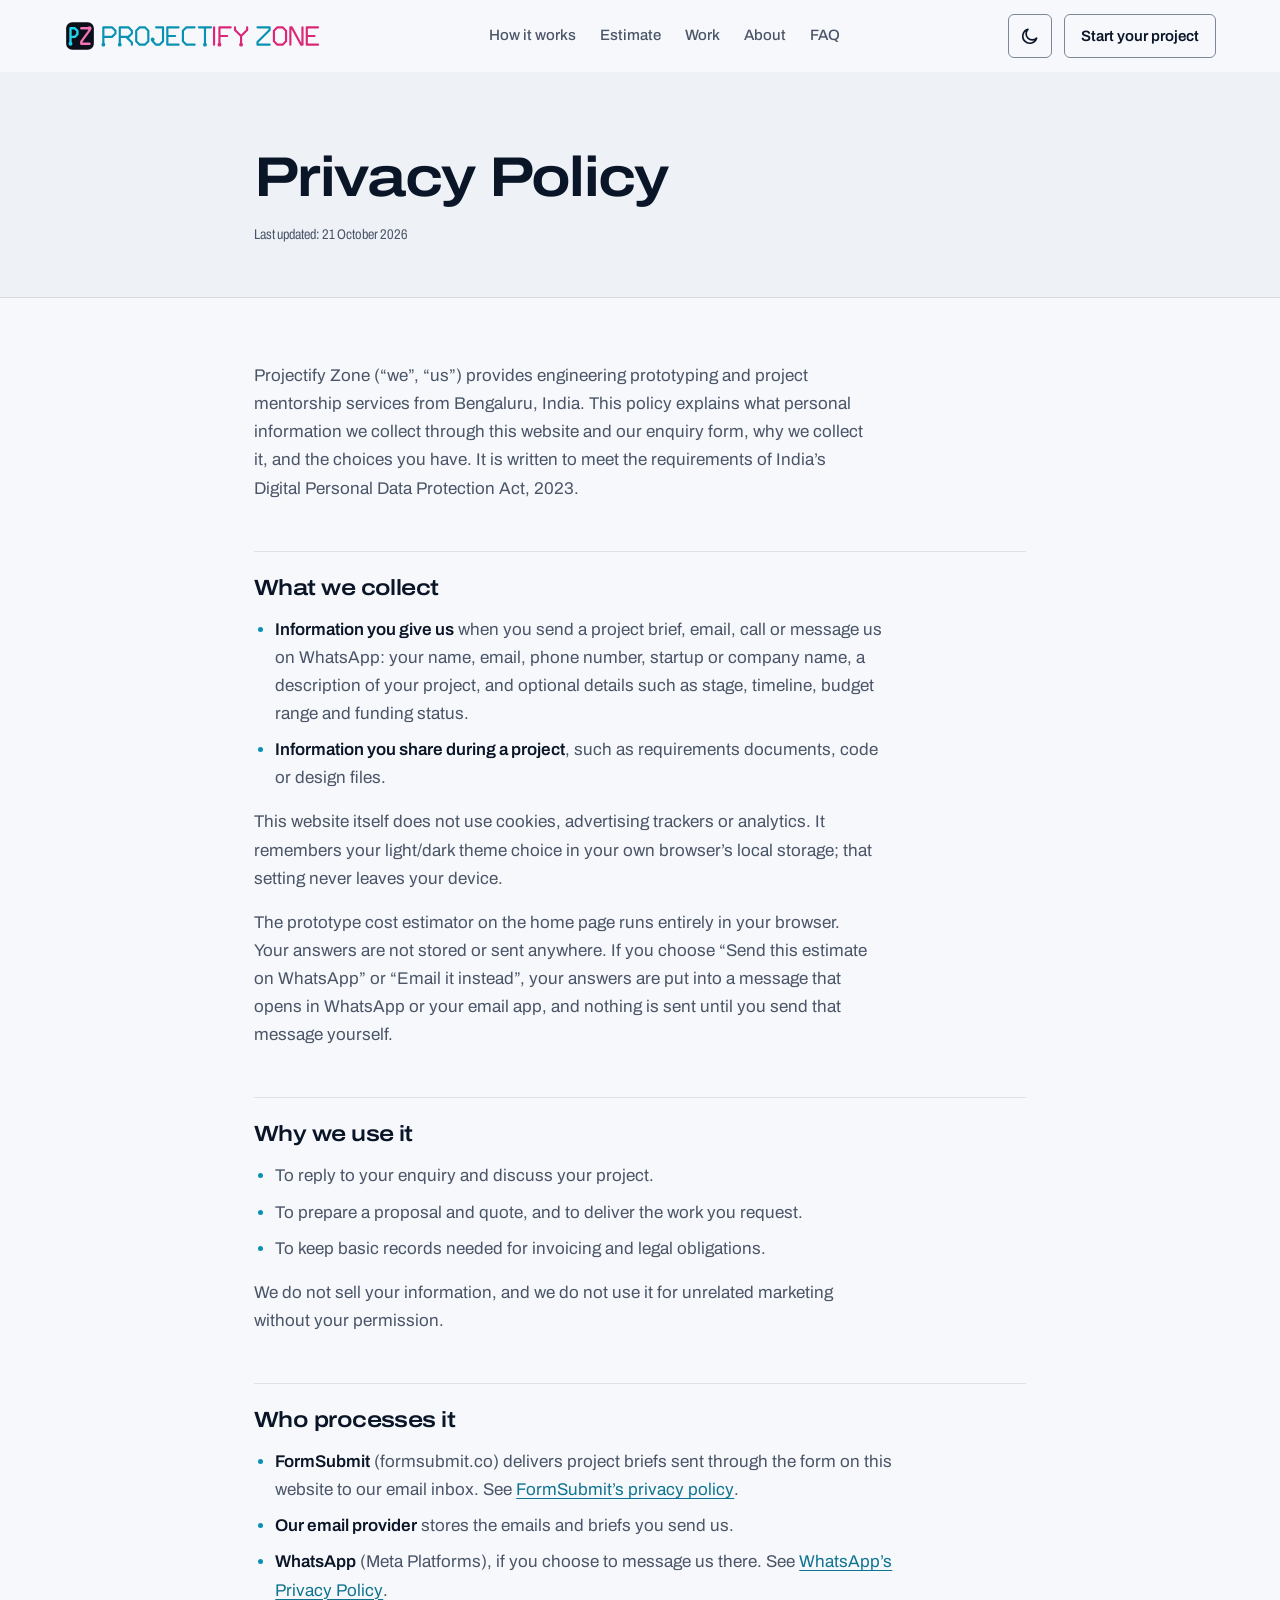
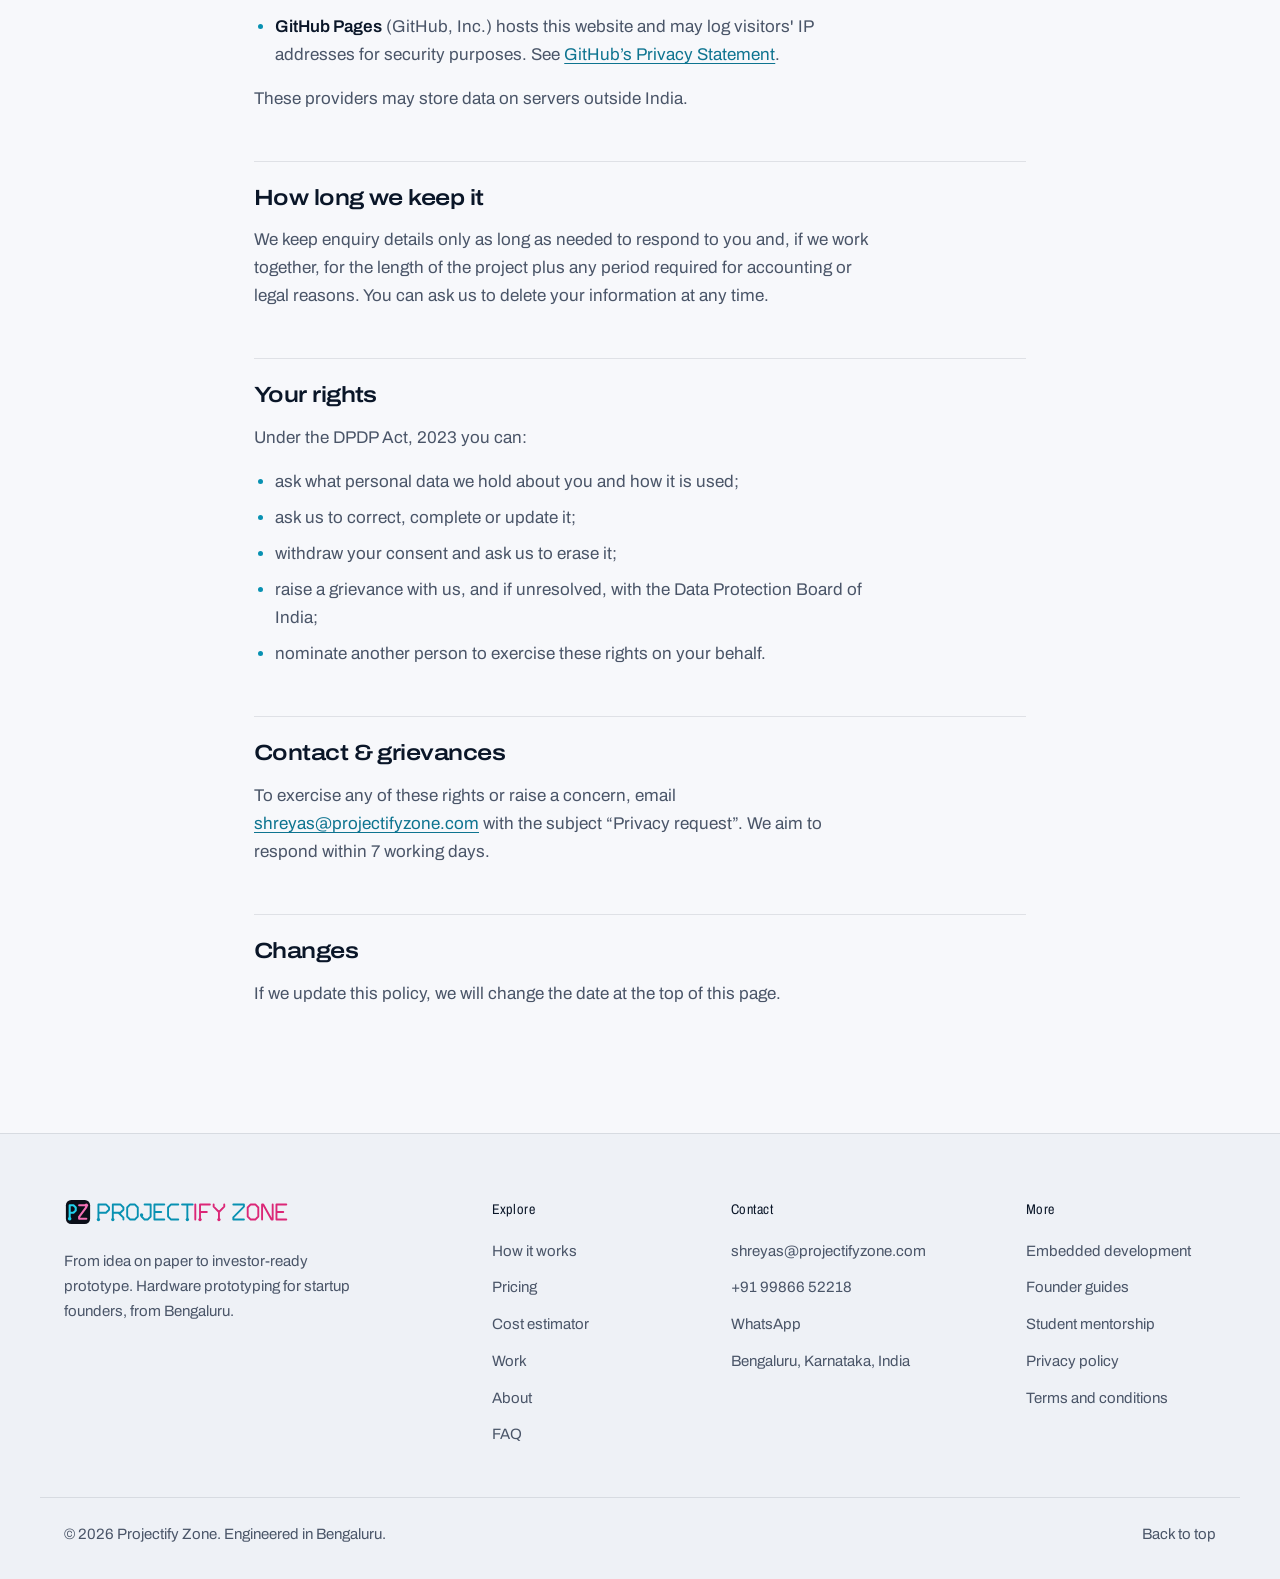
<file: privacy.html>
<!DOCTYPE html>
<html lang="en-IN" data-theme="dark">
<head>
<meta charset="utf-8">
<meta name="viewport" content="width=device-width, initial-scale=1">
<meta http-equiv="Content-Security-Policy" content="default-src 'self'; script-src 'self'; style-src 'self'; img-src 'self' data:; font-src 'self'; connect-src 'self'; object-src 'none'; base-uri 'self'; form-action 'self'; upgrade-insecure-requests">
<meta name="referrer" content="strict-origin-when-cross-origin">
<title>Privacy Policy | Projectify Zone</title>
<meta name="description" content="How Projectify Zone collects, uses and protects the personal information you share with us.">
<meta name="color-scheme" content="dark light">
<link rel="canonical" href="https://projectifyzone.com/privacy.html">
<link rel="icon" href="assets/img/favicon.svg" type="image/svg+xml">
<link rel="icon" href="assets/img/favicon-32.png" sizes="32x32" type="image/png">
<link rel="apple-touch-icon" href="assets/img/apple-touch-icon.png">
<link rel="preload" href="assets/fonts/archivo-latin-var.woff2" as="font" type="font/woff2" crossorigin>
<link rel="stylesheet" href="assets/css/main.css?v=9">
<script src="assets/js/theme-init.js?v=6"></script>
</head>
<body>

<a class="skip-link" href="#main">Skip to content</a>

<header class="site-header">
  <div class="container nav">
    <a href="./" class="brand" aria-label="Projectify Zone home">
      <svg class="logo" xmlns="http://www.w3.org/2000/svg" viewBox="-5 -17 592.5 74" aria-hidden="true" focusable="false"><g transform="translate(0 -12)"><rect width="64" height="64" rx="14" fill="#0b0f19"/><g fill="none" stroke-width="5.5" stroke-linecap="round" stroke-linejoin="round"><path stroke="#22d3ee" d="M10 50V14H20L26 20V28L20 34H10"/><circle fill="#22d3ee" cx="10" cy="50" r="4.6"/><path stroke="#f472b6" d="M35 14H54V19L35 45V50H54"/><circle fill="#f472b6" cx="54" cy="14" r="4.6"/></g></g><g transform="translate(86 0) scale(1)"><g class="a" transform="translate(0 0)"><path d="M0 40V0H20L28 8V14L20 22H0"/><circle cx="0" cy="40" r="4.4"/></g><g class="a" transform="translate(38 0)"><path d="M0 40V0H20L28 8V14L20 22H0M15 22L28 35V40"/><circle cx="0" cy="40" r="4.4"/></g><g class="a" transform="translate(76 0)"><path d="M8 0H20L28 8V32L20 40H8L0 32V8Z"/></g><g class="a" transform="translate(114 0)"><path d="M8 0H24V32L16 40H8L0 32V28"/><circle cx="0" cy="28" r="4.4"/></g><g class="a" transform="translate(148 0)"><path d="M26 0H0V40H26M0 20H18"/></g><g class="a" transform="translate(184 0)"><path d="M27 0H8L0 8V32L8 40H27"/></g><g class="a" transform="translate(221 0)"><path d="M0 0H28M14 0V40"/><circle cx="14" cy="40" r="4.4"/></g><g class="b" transform="translate(256 0)"><path d="M0 0V40"/></g><g class="b" transform="translate(268.5 0)"><path d="M26 0H0V40M0 20H18"/><circle cx="0" cy="40" r="4.4"/></g><g class="b" transform="translate(304.5 0)"><path d="M0 0V6L14 20L28 6V0M14 20V40"/><circle cx="14" cy="40" r="4.4"/></g></g><g transform="translate(442.5 0) scale(1)"><g class="a" transform="translate(0 0)"><path d="M0 0H28V6L0 34V40H28"/></g><g class="b" transform="translate(38 0)"><path d="M8 0H20L28 8V32L20 40H8L0 32V8Z"/></g><g class="b" transform="translate(76 0)"><path d="M0 40V0H3L25 40H28V0"/></g><g class="b" transform="translate(114 0)"><path d="M26 0H0V40H26M0 20H18"/></g></g></svg>
    </a>

    <nav class="nav-links" id="nav-links" aria-label="Primary">
      <a href="./#process">How it works</a>
      <a href="./#estimate">Estimate</a>
      <a href="./#work">Work</a>
      <a href="./#about">About</a>
      <a href="./#faq">FAQ</a>
      <a href="./#contact" class="btn btn-primary nav-cta-mobile">Start your project</a>
    </nav>

    <div class="nav-actions">
      <button class="icon-btn" id="theme-toggle" type="button" aria-label="Switch to light theme">
        <svg class="icon-sun" viewBox="0 0 24 24" width="20" height="20" aria-hidden="true"><circle cx="12" cy="12" r="4.5" fill="none" stroke="currentColor" stroke-width="2"/><path d="M12 2v2.5M12 19.5V22M2 12h2.5M19.5 12H22M4.9 4.9l1.8 1.8M17.3 17.3l1.8 1.8M4.9 19.1l1.8-1.8M17.3 6.7l1.8-1.8" stroke="currentColor" stroke-width="2" stroke-linecap="round"/></svg>
        <svg class="icon-moon" viewBox="0 0 24 24" width="20" height="20" aria-hidden="true"><path d="M20 14.5A8.5 8.5 0 1 1 9.5 4a7 7 0 0 0 10.5 10.5Z" fill="none" stroke="currentColor" stroke-width="2" stroke-linejoin="round"/></svg>
      </button>
      <a href="./#contact" class="btn btn-secondary btn-sm nav-cta">Start your project</a>
      <button class="icon-btn menu-btn" id="menu-toggle" type="button" aria-label="Open menu" aria-expanded="false" aria-controls="nav-links">
        <span></span><span></span><span></span>
      </button>
    </div>
  </div>
</header>

<main id="main" class="page">
  <header class="page-head">
    <div class="container container-narrow">
      <h1>Privacy Policy</h1>
      <p class="page-meta">Last updated: 21 October 2026</p>
    </div>
  </header>
  <div class="container container-narrow prose">
    <p>
      Projectify Zone (&ldquo;we&rdquo;, &ldquo;us&rdquo;) provides engineering prototyping and project mentorship services from
      Bengaluru, India. This policy explains what personal information we collect through this website and
      our enquiry form, why we collect it, and the choices you have. It is written to meet the requirements of
      India&rsquo;s Digital Personal Data Protection Act, 2023.
    </p>

    <h2>What we collect</h2>
    <ul>
      <li><strong>Information you give us</strong> when you send a project brief, email, call or message us on WhatsApp: your name, email, phone number, startup or company name, a description of your project, and optional details such as stage, timeline, budget range and funding status.</li>
      <li><strong>Information you share during a project</strong>, such as requirements documents, code or design files.</li>
    </ul>
    <p>
      This website itself does not use cookies, advertising trackers or analytics. It remembers your light/dark
      theme choice in your own browser&rsquo;s local storage; that setting never leaves your device.
    </p>
    <p>
      The prototype cost estimator on the home page runs entirely in your browser. Your answers are not stored or
      sent anywhere. If you choose &ldquo;Send this estimate on WhatsApp&rdquo; or &ldquo;Email it instead&rdquo;, your answers are put into
      a message that opens in WhatsApp or your email app, and nothing is sent until you send that message yourself.
    </p>

    <h2>Why we use it</h2>
    <ul>
      <li>To reply to your enquiry and discuss your project.</li>
      <li>To prepare a proposal and quote, and to deliver the work you request.</li>
      <li>To keep basic records needed for invoicing and legal obligations.</li>
    </ul>
    <p>We do not sell your information, and we do not use it for unrelated marketing without your permission.</p>

    <h2>Who processes it</h2>
    <ul>
      <li><strong>FormSubmit</strong> (formsubmit.co) delivers project briefs sent through the form on this website to our email inbox. See <a href="https://formsubmit.co/privacy.pdf" target="_blank" rel="noopener">FormSubmit&rsquo;s privacy policy<span class="sr-only"> (opens in a new tab)</span></a>.</li>
      <li><strong>Our email provider</strong> stores the emails and briefs you send us.</li>
      <li><strong>WhatsApp</strong> (Meta Platforms), if you choose to message us there. See <a href="https://www.whatsapp.com/legal/privacy-policy" target="_blank" rel="noopener">WhatsApp&rsquo;s Privacy Policy<span class="sr-only"> (opens in a new tab)</span></a>.</li>
      <li><strong>GitHub Pages</strong> (GitHub, Inc.) hosts this website and may log visitors' IP addresses for security purposes. See <a href="https://docs.github.com/en/site-policy/privacy-policies/github-general-privacy-statement" target="_blank" rel="noopener">GitHub&rsquo;s Privacy Statement<span class="sr-only"> (opens in a new tab)</span></a>.</li>
    </ul>
    <p>These providers may store data on servers outside India.</p>

    <h2>How long we keep it</h2>
    <p>
      We keep enquiry details only as long as needed to respond to you and, if we work together, for the length
      of the project plus any period required for accounting or legal reasons. You can ask us to delete your
      information at any time.
    </p>

    <h2>Your rights</h2>
    <p>Under the DPDP Act, 2023 you can:</p>
    <ul>
      <li>ask what personal data we hold about you and how it is used;</li>
      <li>ask us to correct, complete or update it;</li>
      <li>withdraw your consent and ask us to erase it;</li>
      <li>raise a grievance with us, and if unresolved, with the Data Protection Board of India;</li>
      <li>nominate another person to exercise these rights on your behalf.</li>
    </ul>

    <h2>Contact &amp; grievances</h2>
    <p>
      To exercise any of these rights or raise a concern, email
      <a href="mailto:shreyas@projectifyzone.com?subject=Privacy%20request">shreyas@projectifyzone.com</a>
      with the subject &ldquo;Privacy request&rdquo;. We aim to respond within 7 working days.
    </p>

    <h2>Changes</h2>
    <p>If we update this policy, we will change the date at the top of this page.</p>
  </div>
</main>

<footer class="site-footer">
  <div class="container footer-grid">
    <div class="footer-brand">
      <a href="./" class="brand" aria-label="Projectify Zone home">
        <svg class="logo logo-sm" xmlns="http://www.w3.org/2000/svg" viewBox="-5 -17 592.5 74" aria-hidden="true" focusable="false"><g transform="translate(0 -12)"><rect width="64" height="64" rx="14" fill="#0b0f19"/><g fill="none" stroke-width="5.5" stroke-linecap="round" stroke-linejoin="round"><path stroke="#22d3ee" d="M10 50V14H20L26 20V28L20 34H10"/><circle fill="#22d3ee" cx="10" cy="50" r="4.6"/><path stroke="#f472b6" d="M35 14H54V19L35 45V50H54"/><circle fill="#f472b6" cx="54" cy="14" r="4.6"/></g></g><g transform="translate(86 0) scale(1)"><g class="a" transform="translate(0 0)"><path d="M0 40V0H20L28 8V14L20 22H0"/><circle cx="0" cy="40" r="4.4"/></g><g class="a" transform="translate(38 0)"><path d="M0 40V0H20L28 8V14L20 22H0M15 22L28 35V40"/><circle cx="0" cy="40" r="4.4"/></g><g class="a" transform="translate(76 0)"><path d="M8 0H20L28 8V32L20 40H8L0 32V8Z"/></g><g class="a" transform="translate(114 0)"><path d="M8 0H24V32L16 40H8L0 32V28"/><circle cx="0" cy="28" r="4.4"/></g><g class="a" transform="translate(148 0)"><path d="M26 0H0V40H26M0 20H18"/></g><g class="a" transform="translate(184 0)"><path d="M27 0H8L0 8V32L8 40H27"/></g><g class="a" transform="translate(221 0)"><path d="M0 0H28M14 0V40"/><circle cx="14" cy="40" r="4.4"/></g><g class="b" transform="translate(256 0)"><path d="M0 0V40"/></g><g class="b" transform="translate(268.5 0)"><path d="M26 0H0V40M0 20H18"/><circle cx="0" cy="40" r="4.4"/></g><g class="b" transform="translate(304.5 0)"><path d="M0 0V6L14 20L28 6V0M14 20V40"/><circle cx="14" cy="40" r="4.4"/></g></g><g transform="translate(442.5 0) scale(1)"><g class="a" transform="translate(0 0)"><path d="M0 0H28V6L0 34V40H28"/></g><g class="b" transform="translate(38 0)"><path d="M8 0H20L28 8V32L20 40H8L0 32V8Z"/></g><g class="b" transform="translate(76 0)"><path d="M0 40V0H3L25 40H28V0"/></g><g class="b" transform="translate(114 0)"><path d="M26 0H0V40H26M0 20H18"/></g></g></svg>
      </a>
      <p>From idea on paper to investor-ready prototype. Hardware prototyping for startup founders, from Bengaluru.</p>
    </div>
    <nav class="footer-col" aria-label="Footer: explore">
      <p class="footer-title">Explore</p>
      <a href="./#process">How it works</a>
      <a href="./#phases">Pricing</a>
      <a href="./#estimate">Cost estimator</a>
      <a href="./#work">Work</a>
      <a href="./#about">About</a>
      <a href="./#faq">FAQ</a>
    </nav>
    <div class="footer-col">
      <p class="footer-title">Contact</p>
      <a href="mailto:shreyas@projectifyzone.com">shreyas@projectifyzone.com</a>
      <a href="tel:+919986652218">+91&nbsp;99866&nbsp;52218</a>
      <a href="https://wa.me/919986652218?text=Hi%20Shreyas%2C%20I%27d%20like%20to%20discuss%20a%20hardware%20prototype." target="_blank" rel="noopener">WhatsApp<span class="sr-only"> (opens in a new tab)</span></a>
      <span>Bengaluru, Karnataka, India</span>
    </div>
    <nav class="footer-col" aria-label="Footer: more">
      <p class="footer-title">More</p>
      <a href="./embedded-systems-development.html">Embedded development</a>
      <a href="./insights.html">Founder guides</a>
      <a href="./students.html">Student mentorship</a>
      <a href="./privacy.html" aria-current="page">Privacy policy</a>
      <a href="./terms.html">Terms and conditions</a>
    </nav>
  </div>
  <div class="container footer-bottom">
    <p>&copy; <span id="year">2026</span> Projectify Zone. Engineered in Bengaluru.</p>
    <a href="#top">Back to top</a>
  </div>
</footer>

<script src="assets/js/main.js?v=8" defer></script>
</body>
</html>
</file>
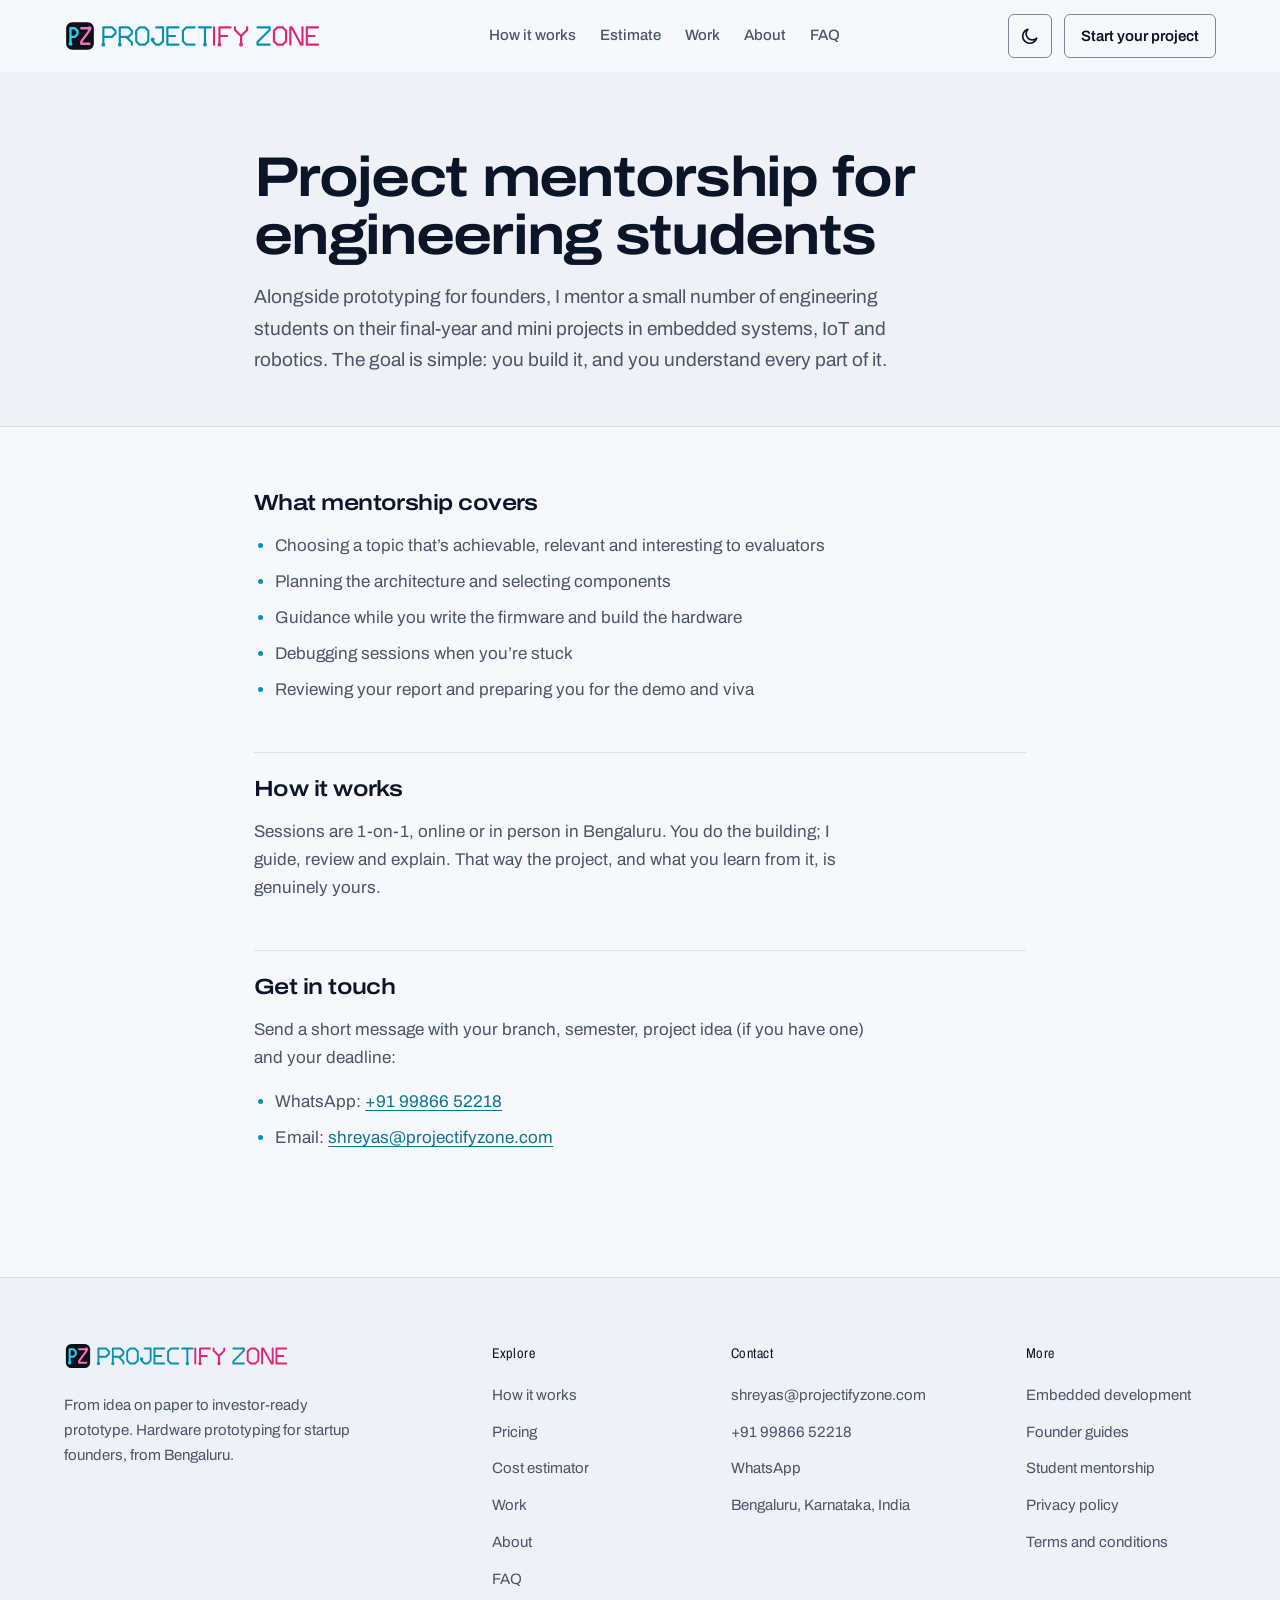
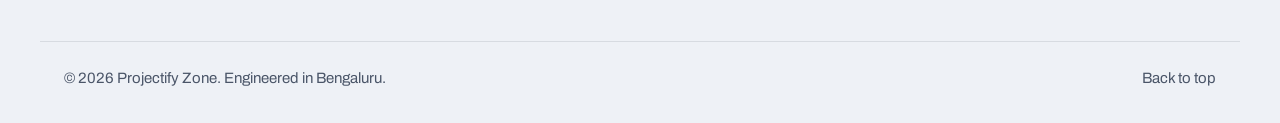
<file: students.html>
<!DOCTYPE html>
<html lang="en-IN" data-theme="dark">
<head>
<meta charset="utf-8">
<meta name="viewport" content="width=device-width, initial-scale=1">
<meta http-equiv="Content-Security-Policy" content="default-src 'self'; script-src 'self'; style-src 'self'; img-src 'self' data:; font-src 'self'; connect-src 'self'; object-src 'none'; base-uri 'self'; form-action 'self'; upgrade-insecure-requests">
<meta name="referrer" content="strict-origin-when-cross-origin">
<title>Student Project Mentorship | Projectify Zone</title>
<meta name="description" content="1-on-1 mentorship for engineering students on embedded systems, IoT and robotics projects in Bengaluru.">
<meta name="color-scheme" content="dark light">
<link rel="canonical" href="https://projectifyzone.com/students.html">
<meta property="og:type" content="website">
<meta property="og:site_name" content="Projectify Zone">
<meta property="og:title" content="Student Project Mentorship | Projectify Zone">
<meta property="og:description" content="1-on-1 mentorship for engineering students on embedded systems, IoT and robotics projects in Bengaluru.">
<meta property="og:url" content="https://projectifyzone.com/students.html">
<meta property="og:image" content="https://projectifyzone.com/assets/img/og-image.png">
<meta property="og:image:width" content="1200">
<meta property="og:image:height" content="630">
<meta property="og:image:alt" content="Projectify Zone logo with the line From idea on paper to investor-ready prototype">
<meta property="og:locale" content="en_IN">
<meta name="twitter:card" content="summary_large_image">
<meta name="twitter:title" content="Student Project Mentorship | Projectify Zone">
<meta name="twitter:description" content="1-on-1 mentorship for engineering students on embedded systems, IoT and robotics projects in Bengaluru.">
<meta name="twitter:image" content="https://projectifyzone.com/assets/img/og-image.png">
<link rel="icon" href="assets/img/favicon.svg" type="image/svg+xml">
<link rel="icon" href="assets/img/favicon-32.png" sizes="32x32" type="image/png">
<link rel="apple-touch-icon" href="assets/img/apple-touch-icon.png">
<link rel="preload" href="assets/fonts/archivo-latin-var.woff2" as="font" type="font/woff2" crossorigin>
<link rel="stylesheet" href="assets/css/main.css?v=9">
<script src="assets/js/theme-init.js?v=6"></script>
</head>
<body>

<a class="skip-link" href="#main">Skip to content</a>

<header class="site-header">
  <div class="container nav">
    <a href="./" class="brand" aria-label="Projectify Zone home">
      <svg class="logo" xmlns="http://www.w3.org/2000/svg" viewBox="-5 -17 592.5 74" aria-hidden="true" focusable="false"><g transform="translate(0 -12)"><rect width="64" height="64" rx="14" fill="#0b0f19"/><g fill="none" stroke-width="5.5" stroke-linecap="round" stroke-linejoin="round"><path stroke="#22d3ee" d="M10 50V14H20L26 20V28L20 34H10"/><circle fill="#22d3ee" cx="10" cy="50" r="4.6"/><path stroke="#f472b6" d="M35 14H54V19L35 45V50H54"/><circle fill="#f472b6" cx="54" cy="14" r="4.6"/></g></g><g transform="translate(86 0) scale(1)"><g class="a" transform="translate(0 0)"><path d="M0 40V0H20L28 8V14L20 22H0"/><circle cx="0" cy="40" r="4.4"/></g><g class="a" transform="translate(38 0)"><path d="M0 40V0H20L28 8V14L20 22H0M15 22L28 35V40"/><circle cx="0" cy="40" r="4.4"/></g><g class="a" transform="translate(76 0)"><path d="M8 0H20L28 8V32L20 40H8L0 32V8Z"/></g><g class="a" transform="translate(114 0)"><path d="M8 0H24V32L16 40H8L0 32V28"/><circle cx="0" cy="28" r="4.4"/></g><g class="a" transform="translate(148 0)"><path d="M26 0H0V40H26M0 20H18"/></g><g class="a" transform="translate(184 0)"><path d="M27 0H8L0 8V32L8 40H27"/></g><g class="a" transform="translate(221 0)"><path d="M0 0H28M14 0V40"/><circle cx="14" cy="40" r="4.4"/></g><g class="b" transform="translate(256 0)"><path d="M0 0V40"/></g><g class="b" transform="translate(268.5 0)"><path d="M26 0H0V40M0 20H18"/><circle cx="0" cy="40" r="4.4"/></g><g class="b" transform="translate(304.5 0)"><path d="M0 0V6L14 20L28 6V0M14 20V40"/><circle cx="14" cy="40" r="4.4"/></g></g><g transform="translate(442.5 0) scale(1)"><g class="a" transform="translate(0 0)"><path d="M0 0H28V6L0 34V40H28"/></g><g class="b" transform="translate(38 0)"><path d="M8 0H20L28 8V32L20 40H8L0 32V8Z"/></g><g class="b" transform="translate(76 0)"><path d="M0 40V0H3L25 40H28V0"/></g><g class="b" transform="translate(114 0)"><path d="M26 0H0V40H26M0 20H18"/></g></g></svg>
    </a>

    <nav class="nav-links" id="nav-links" aria-label="Primary">
      <a href="./#process">How it works</a>
      <a href="./#estimate">Estimate</a>
      <a href="./#work">Work</a>
      <a href="./#about">About</a>
      <a href="./#faq">FAQ</a>
      <a href="./#contact" class="btn btn-primary nav-cta-mobile">Start your project</a>
    </nav>

    <div class="nav-actions">
      <button class="icon-btn" id="theme-toggle" type="button" aria-label="Switch to light theme">
        <svg class="icon-sun" viewBox="0 0 24 24" width="20" height="20" aria-hidden="true"><circle cx="12" cy="12" r="4.5" fill="none" stroke="currentColor" stroke-width="2"/><path d="M12 2v2.5M12 19.5V22M2 12h2.5M19.5 12H22M4.9 4.9l1.8 1.8M17.3 17.3l1.8 1.8M4.9 19.1l1.8-1.8M17.3 6.7l1.8-1.8" stroke="currentColor" stroke-width="2" stroke-linecap="round"/></svg>
        <svg class="icon-moon" viewBox="0 0 24 24" width="20" height="20" aria-hidden="true"><path d="M20 14.5A8.5 8.5 0 1 1 9.5 4a7 7 0 0 0 10.5 10.5Z" fill="none" stroke="currentColor" stroke-width="2" stroke-linejoin="round"/></svg>
      </button>
      <a href="./#contact" class="btn btn-secondary btn-sm nav-cta">Start your project</a>
      <button class="icon-btn menu-btn" id="menu-toggle" type="button" aria-label="Open menu" aria-expanded="false" aria-controls="nav-links">
        <span></span><span></span><span></span>
      </button>
    </div>
  </div>
</header>

<main id="main" class="page">
  <header class="page-head">
    <div class="container container-narrow">
      <h1>Project mentorship for engineering students</h1>
      <p class="lede">
      Alongside prototyping for founders, I mentor a small number of engineering students on their final-year and
      mini projects in embedded systems, IoT and robotics. The goal is simple: you build it, and you understand
      every part of it.
    </p>
    </div>
  </header>
  <div class="container container-narrow prose">
    <h2>What mentorship covers</h2>
    <ul>
      <li>Choosing a topic that&rsquo;s achievable, relevant and interesting to evaluators</li>
      <li>Planning the architecture and selecting components</li>
      <li>Guidance while you write the firmware and build the hardware</li>
      <li>Debugging sessions when you&rsquo;re stuck</li>
      <li>Reviewing your report and preparing you for the demo and viva</li>
    </ul>

    <h2>How it works</h2>
    <p>
      Sessions are 1-on-1, online or in person in Bengaluru. You do the building; I guide, review and explain.
      That way the project, and what you learn from it, is genuinely yours.
    </p>

    <h2>Get in touch</h2>
    <p>
      Send a short message with your branch, semester, project idea (if you have one) and your deadline:
    </p>
    <ul>
      <li>WhatsApp: <a href="https://wa.me/919986652218?text=Hi%20Shreyas%2C%20I%27m%20a%20student%20looking%20for%20project%20mentorship." target="_blank" rel="noopener">+91&nbsp;99866&nbsp;52218<span class="sr-only"> (opens in a new tab)</span></a></li>
      <li>Email: <a href="mailto:shreyas@projectifyzone.com?subject=Student%20project%20mentorship">shreyas@projectifyzone.com</a></li>
    </ul>
  </div>
</main>

<footer class="site-footer">
  <div class="container footer-grid">
    <div class="footer-brand">
      <a href="./" class="brand" aria-label="Projectify Zone home">
        <svg class="logo logo-sm" xmlns="http://www.w3.org/2000/svg" viewBox="-5 -17 592.5 74" aria-hidden="true" focusable="false"><g transform="translate(0 -12)"><rect width="64" height="64" rx="14" fill="#0b0f19"/><g fill="none" stroke-width="5.5" stroke-linecap="round" stroke-linejoin="round"><path stroke="#22d3ee" d="M10 50V14H20L26 20V28L20 34H10"/><circle fill="#22d3ee" cx="10" cy="50" r="4.6"/><path stroke="#f472b6" d="M35 14H54V19L35 45V50H54"/><circle fill="#f472b6" cx="54" cy="14" r="4.6"/></g></g><g transform="translate(86 0) scale(1)"><g class="a" transform="translate(0 0)"><path d="M0 40V0H20L28 8V14L20 22H0"/><circle cx="0" cy="40" r="4.4"/></g><g class="a" transform="translate(38 0)"><path d="M0 40V0H20L28 8V14L20 22H0M15 22L28 35V40"/><circle cx="0" cy="40" r="4.4"/></g><g class="a" transform="translate(76 0)"><path d="M8 0H20L28 8V32L20 40H8L0 32V8Z"/></g><g class="a" transform="translate(114 0)"><path d="M8 0H24V32L16 40H8L0 32V28"/><circle cx="0" cy="28" r="4.4"/></g><g class="a" transform="translate(148 0)"><path d="M26 0H0V40H26M0 20H18"/></g><g class="a" transform="translate(184 0)"><path d="M27 0H8L0 8V32L8 40H27"/></g><g class="a" transform="translate(221 0)"><path d="M0 0H28M14 0V40"/><circle cx="14" cy="40" r="4.4"/></g><g class="b" transform="translate(256 0)"><path d="M0 0V40"/></g><g class="b" transform="translate(268.5 0)"><path d="M26 0H0V40M0 20H18"/><circle cx="0" cy="40" r="4.4"/></g><g class="b" transform="translate(304.5 0)"><path d="M0 0V6L14 20L28 6V0M14 20V40"/><circle cx="14" cy="40" r="4.4"/></g></g><g transform="translate(442.5 0) scale(1)"><g class="a" transform="translate(0 0)"><path d="M0 0H28V6L0 34V40H28"/></g><g class="b" transform="translate(38 0)"><path d="M8 0H20L28 8V32L20 40H8L0 32V8Z"/></g><g class="b" transform="translate(76 0)"><path d="M0 40V0H3L25 40H28V0"/></g><g class="b" transform="translate(114 0)"><path d="M26 0H0V40H26M0 20H18"/></g></g></svg>
      </a>
      <p>From idea on paper to investor-ready prototype. Hardware prototyping for startup founders, from Bengaluru.</p>
    </div>
    <nav class="footer-col" aria-label="Footer: explore">
      <p class="footer-title">Explore</p>
      <a href="./#process">How it works</a>
      <a href="./#phases">Pricing</a>
      <a href="./#estimate">Cost estimator</a>
      <a href="./#work">Work</a>
      <a href="./#about">About</a>
      <a href="./#faq">FAQ</a>
    </nav>
    <div class="footer-col">
      <p class="footer-title">Contact</p>
      <a href="mailto:shreyas@projectifyzone.com">shreyas@projectifyzone.com</a>
      <a href="tel:+919986652218">+91&nbsp;99866&nbsp;52218</a>
      <a href="https://wa.me/919986652218?text=Hi%20Shreyas%2C%20I%27d%20like%20to%20discuss%20a%20hardware%20prototype." target="_blank" rel="noopener">WhatsApp<span class="sr-only"> (opens in a new tab)</span></a>
      <span>Bengaluru, Karnataka, India</span>
    </div>
    <nav class="footer-col" aria-label="Footer: more">
      <p class="footer-title">More</p>
      <a href="./embedded-systems-development.html">Embedded development</a>
      <a href="./insights.html">Founder guides</a>
      <a href="./students.html">Student mentorship</a>
      <a href="./privacy.html">Privacy policy</a>
      <a href="./terms.html">Terms and conditions</a>
    </nav>
  </div>
  <div class="container footer-bottom">
    <p>&copy; <span id="year">2026</span> Projectify Zone. Engineered in Bengaluru.</p>
    <a href="#top">Back to top</a>
  </div>
</footer>

<script src="assets/js/main.js?v=8" defer></script>
</body>
</html>
</file>
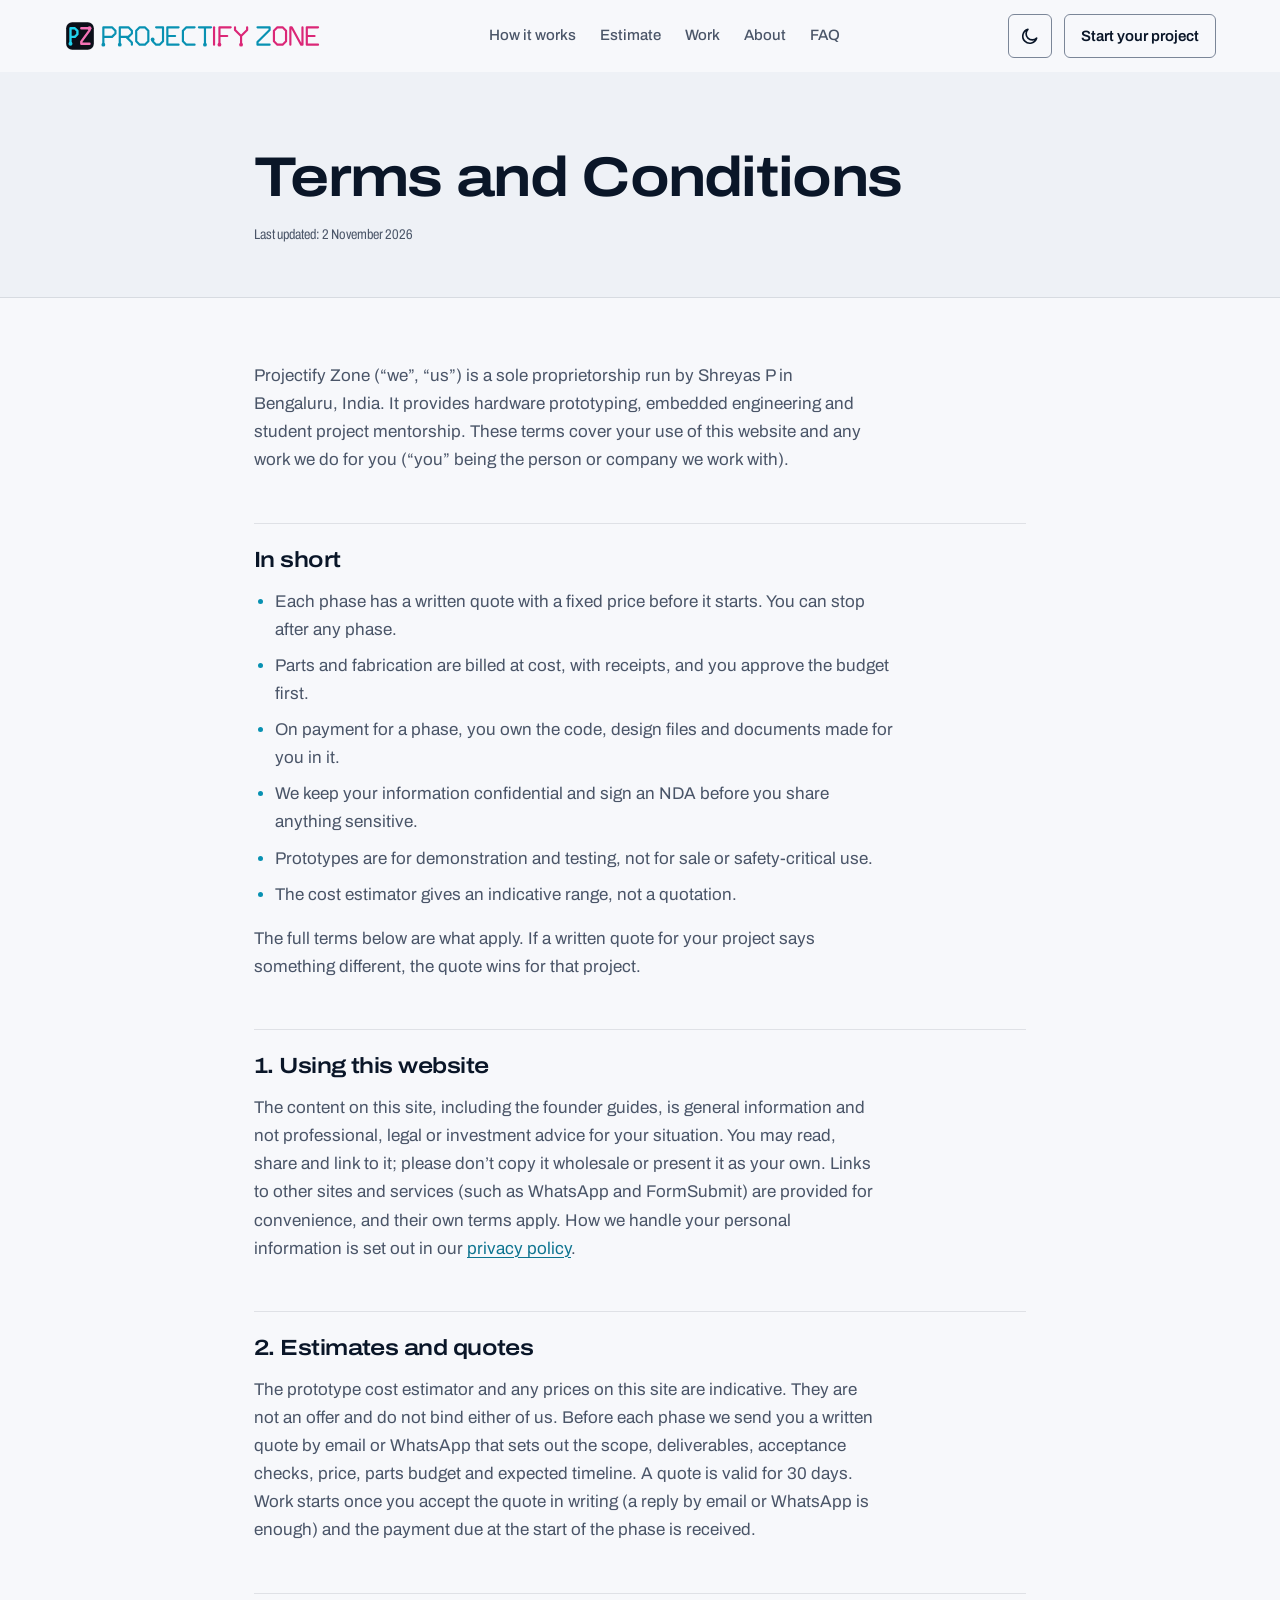
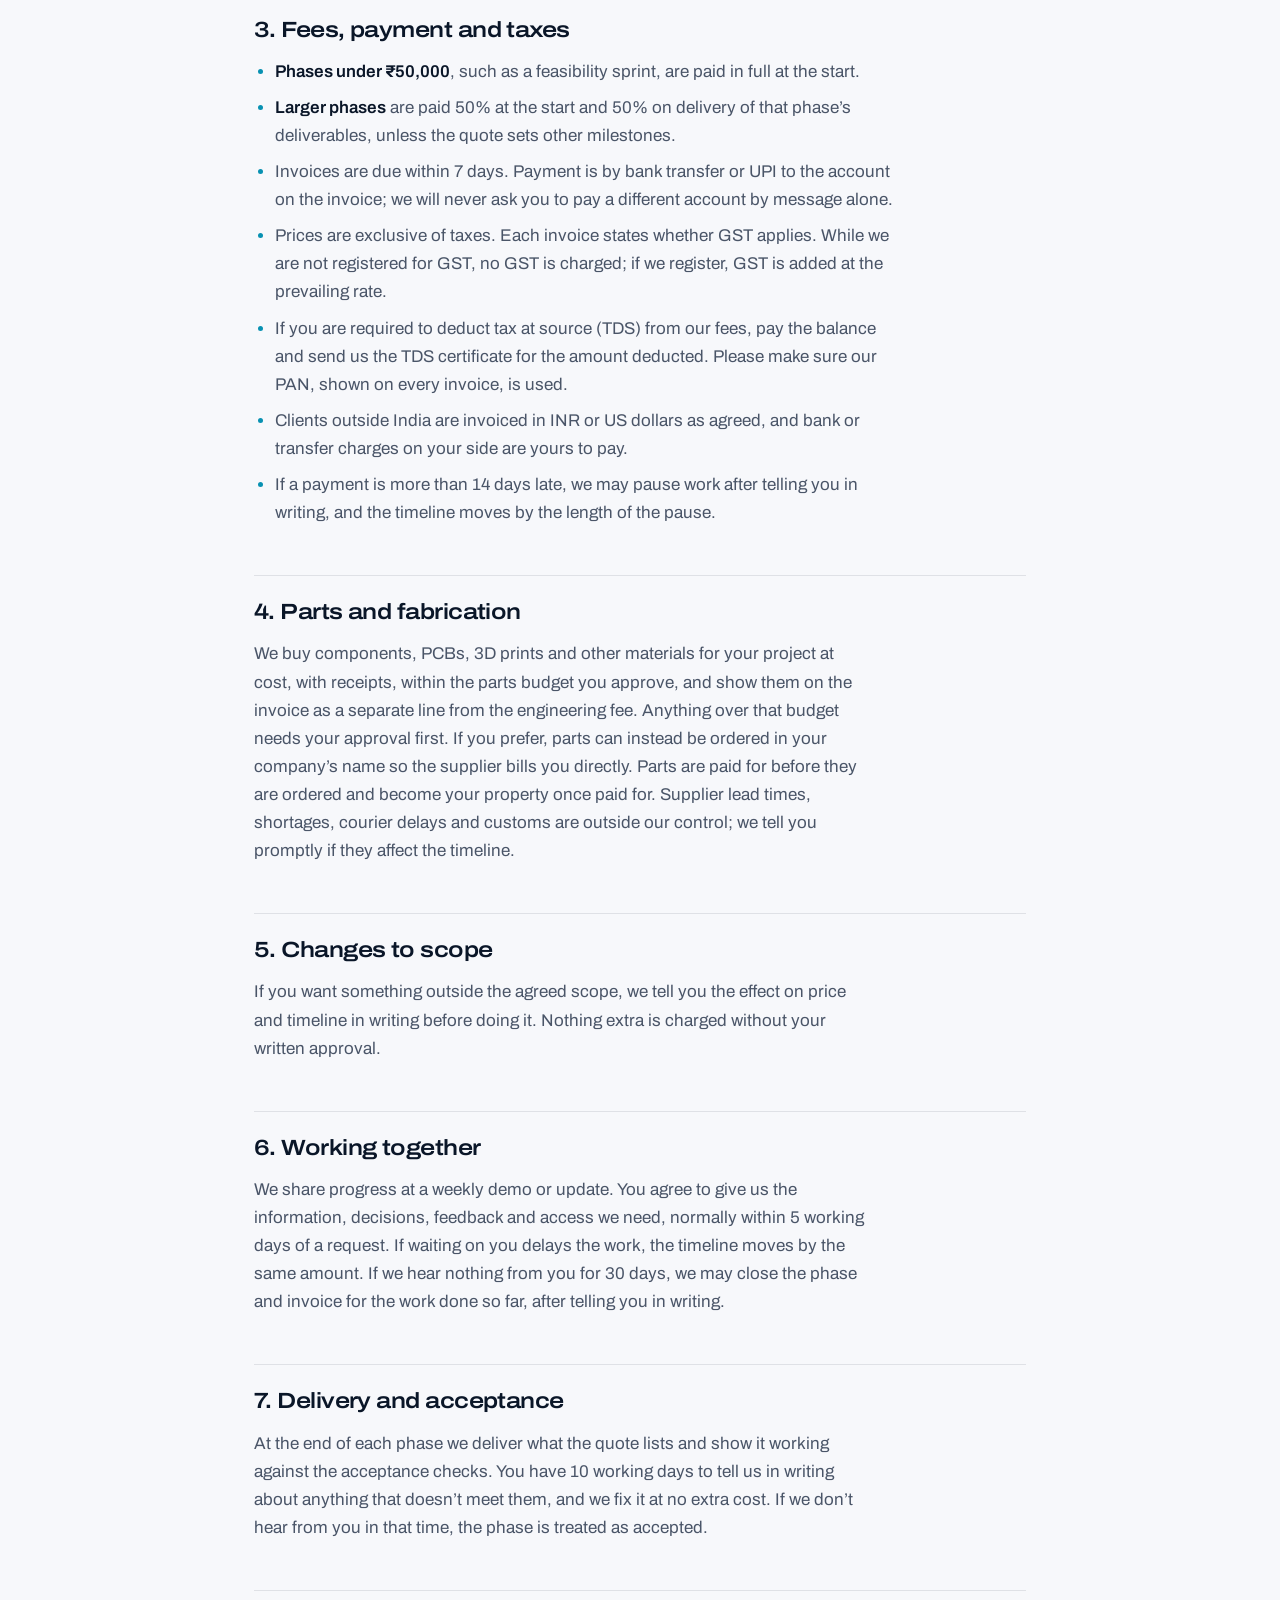
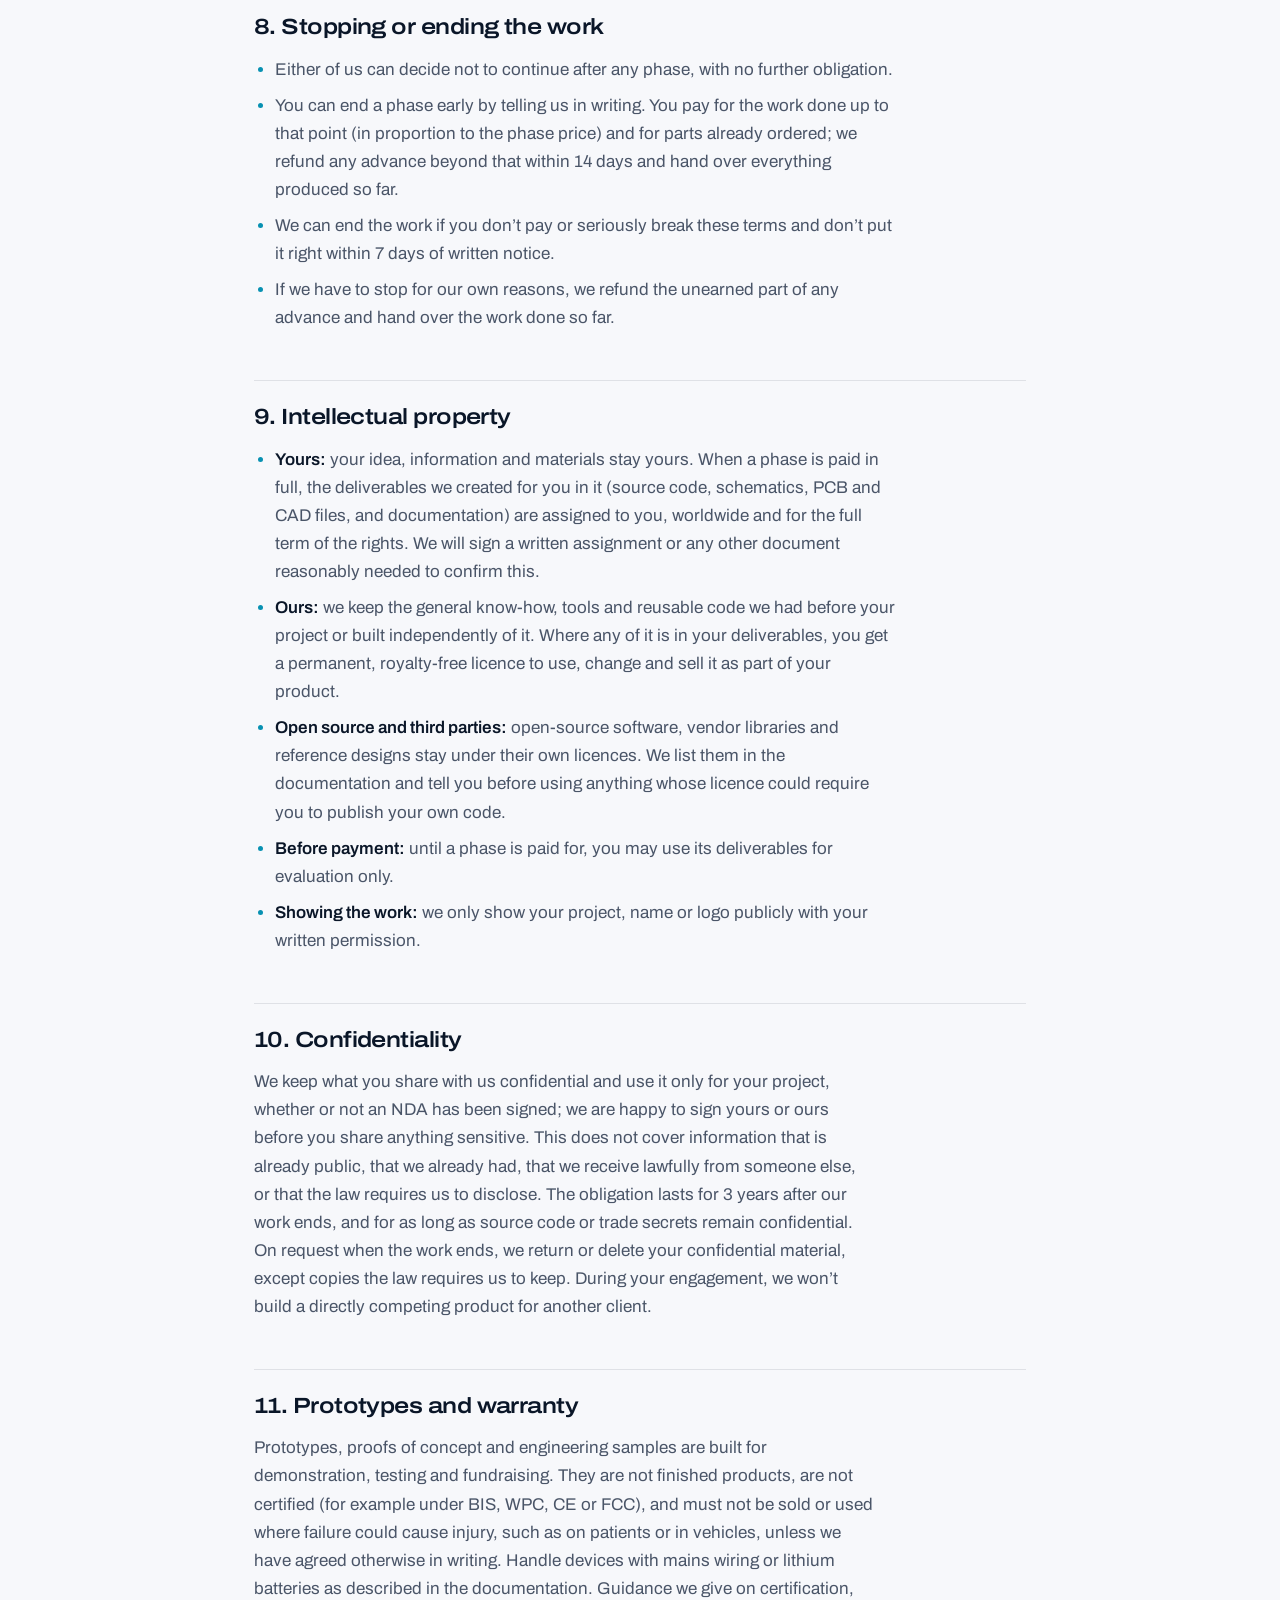
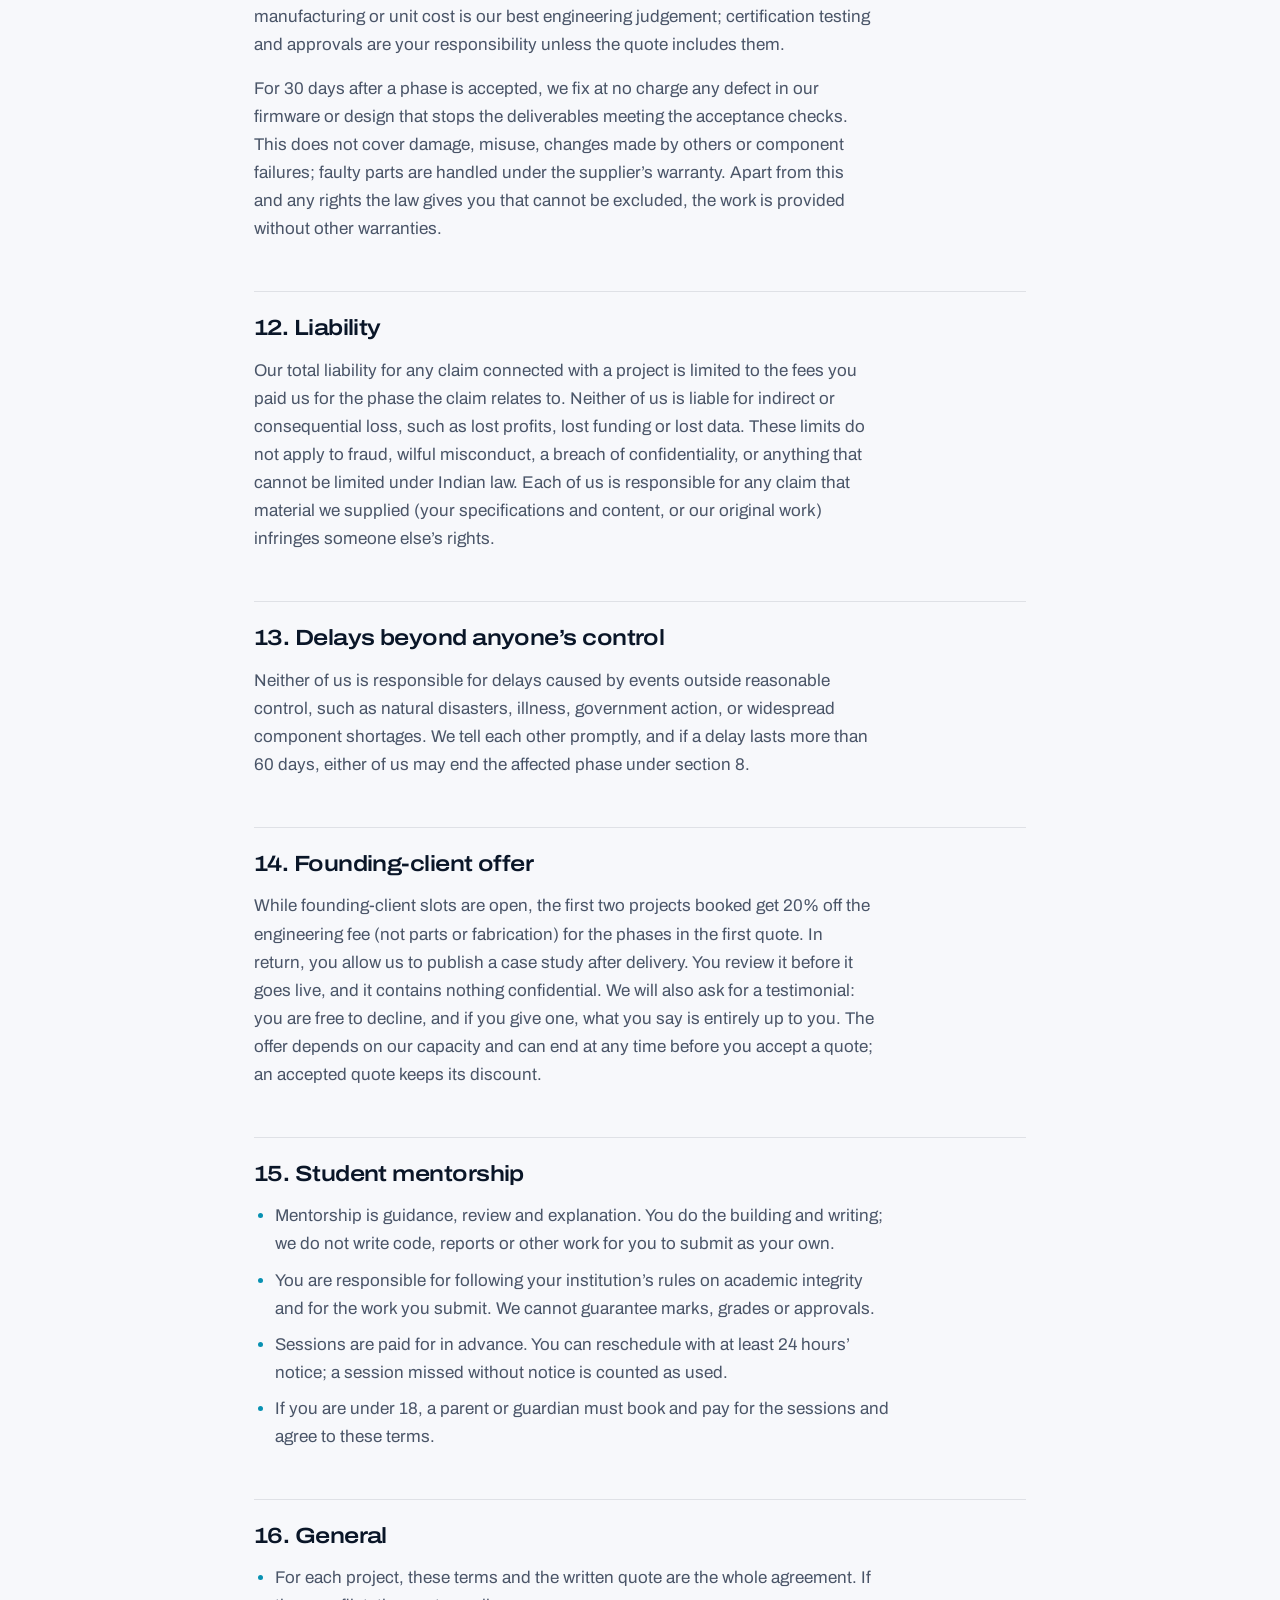
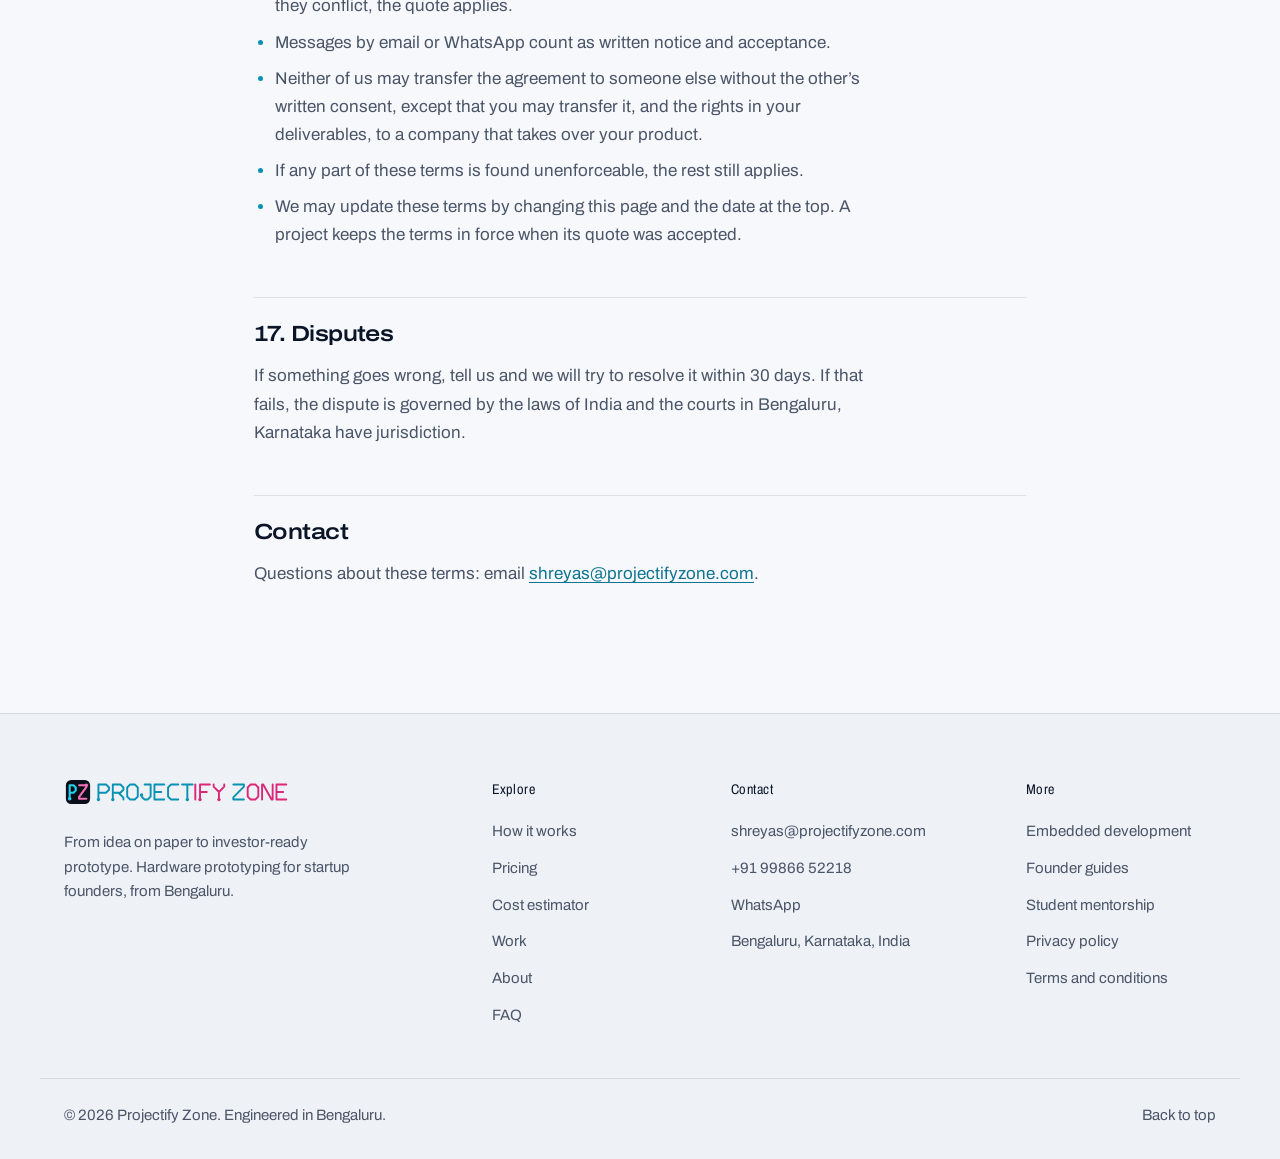
<file: terms.html>
<!DOCTYPE html>
<html lang="en-IN" data-theme="dark">
<head>
<meta charset="utf-8">
<meta name="viewport" content="width=device-width, initial-scale=1">
<meta http-equiv="Content-Security-Policy" content="default-src 'self'; script-src 'self'; style-src 'self'; img-src 'self' data:; font-src 'self'; connect-src 'self'; object-src 'none'; base-uri 'self'; form-action 'self'; upgrade-insecure-requests">
<meta name="referrer" content="strict-origin-when-cross-origin">
<title>Terms and Conditions | Projectify Zone</title>
<meta name="description" content="Terms for using the Projectify Zone website and for prototyping, embedded engineering and student mentorship engagements: quotes, payment, IP, warranty and liability.">
<meta name="color-scheme" content="dark light">
<link rel="canonical" href="https://projectifyzone.com/terms.html">
<link rel="icon" href="assets/img/favicon.svg" type="image/svg+xml">
<link rel="icon" href="assets/img/favicon-32.png" sizes="32x32" type="image/png">
<link rel="apple-touch-icon" href="assets/img/apple-touch-icon.png">
<link rel="preload" href="assets/fonts/archivo-latin-var.woff2" as="font" type="font/woff2" crossorigin>
<link rel="stylesheet" href="assets/css/main.css?v=9">
<script src="assets/js/theme-init.js?v=6"></script>
</head>
<body>

<a class="skip-link" href="#main">Skip to content</a>

<header class="site-header">
  <div class="container nav">
    <a href="./" class="brand" aria-label="Projectify Zone home">
      <svg class="logo" xmlns="http://www.w3.org/2000/svg" viewBox="-5 -17 592.5 74" aria-hidden="true" focusable="false"><g transform="translate(0 -12)"><rect width="64" height="64" rx="14" fill="#0b0f19"/><g fill="none" stroke-width="5.5" stroke-linecap="round" stroke-linejoin="round"><path stroke="#22d3ee" d="M10 50V14H20L26 20V28L20 34H10"/><circle fill="#22d3ee" cx="10" cy="50" r="4.6"/><path stroke="#f472b6" d="M35 14H54V19L35 45V50H54"/><circle fill="#f472b6" cx="54" cy="14" r="4.6"/></g></g><g transform="translate(86 0) scale(1)"><g class="a" transform="translate(0 0)"><path d="M0 40V0H20L28 8V14L20 22H0"/><circle cx="0" cy="40" r="4.4"/></g><g class="a" transform="translate(38 0)"><path d="M0 40V0H20L28 8V14L20 22H0M15 22L28 35V40"/><circle cx="0" cy="40" r="4.4"/></g><g class="a" transform="translate(76 0)"><path d="M8 0H20L28 8V32L20 40H8L0 32V8Z"/></g><g class="a" transform="translate(114 0)"><path d="M8 0H24V32L16 40H8L0 32V28"/><circle cx="0" cy="28" r="4.4"/></g><g class="a" transform="translate(148 0)"><path d="M26 0H0V40H26M0 20H18"/></g><g class="a" transform="translate(184 0)"><path d="M27 0H8L0 8V32L8 40H27"/></g><g class="a" transform="translate(221 0)"><path d="M0 0H28M14 0V40"/><circle cx="14" cy="40" r="4.4"/></g><g class="b" transform="translate(256 0)"><path d="M0 0V40"/></g><g class="b" transform="translate(268.5 0)"><path d="M26 0H0V40M0 20H18"/><circle cx="0" cy="40" r="4.4"/></g><g class="b" transform="translate(304.5 0)"><path d="M0 0V6L14 20L28 6V0M14 20V40"/><circle cx="14" cy="40" r="4.4"/></g></g><g transform="translate(442.5 0) scale(1)"><g class="a" transform="translate(0 0)"><path d="M0 0H28V6L0 34V40H28"/></g><g class="b" transform="translate(38 0)"><path d="M8 0H20L28 8V32L20 40H8L0 32V8Z"/></g><g class="b" transform="translate(76 0)"><path d="M0 40V0H3L25 40H28V0"/></g><g class="b" transform="translate(114 0)"><path d="M26 0H0V40H26M0 20H18"/></g></g></svg>
    </a>

    <nav class="nav-links" id="nav-links" aria-label="Primary">
      <a href="./#process">How it works</a>
      <a href="./#estimate">Estimate</a>
      <a href="./#work">Work</a>
      <a href="./#about">About</a>
      <a href="./#faq">FAQ</a>
      <a href="./#contact" class="btn btn-primary nav-cta-mobile">Start your project</a>
    </nav>

    <div class="nav-actions">
      <button class="icon-btn" id="theme-toggle" type="button" aria-label="Switch to light theme">
        <svg class="icon-sun" viewBox="0 0 24 24" width="20" height="20" aria-hidden="true"><circle cx="12" cy="12" r="4.5" fill="none" stroke="currentColor" stroke-width="2"/><path d="M12 2v2.5M12 19.5V22M2 12h2.5M19.5 12H22M4.9 4.9l1.8 1.8M17.3 17.3l1.8 1.8M4.9 19.1l1.8-1.8M17.3 6.7l1.8-1.8" stroke="currentColor" stroke-width="2" stroke-linecap="round"/></svg>
        <svg class="icon-moon" viewBox="0 0 24 24" width="20" height="20" aria-hidden="true"><path d="M20 14.5A8.5 8.5 0 1 1 9.5 4a7 7 0 0 0 10.5 10.5Z" fill="none" stroke="currentColor" stroke-width="2" stroke-linejoin="round"/></svg>
      </button>
      <a href="./#contact" class="btn btn-secondary btn-sm nav-cta">Start your project</a>
      <button class="icon-btn menu-btn" id="menu-toggle" type="button" aria-label="Open menu" aria-expanded="false" aria-controls="nav-links">
        <span></span><span></span><span></span>
      </button>
    </div>
  </div>
</header>

<main id="main" class="page">
  <header class="page-head">
    <div class="container container-narrow">
      <h1>Terms and Conditions</h1>
      <p class="page-meta">Last updated: 2 November 2026</p>
    </div>
  </header>
  <div class="container container-narrow prose">
    <p>
      Projectify Zone (&ldquo;we&rdquo;, &ldquo;us&rdquo;) is a sole proprietorship run by Shreyas P in Bengaluru, India. It provides
      hardware prototyping, embedded engineering and student project mentorship. These terms cover your use of this
      website and any work we do for you (&ldquo;you&rdquo; being the person or company we work with).
    </p>

    <h2>In short</h2>
    <ul>
      <li>Each phase has a written quote with a fixed price before it starts. You can stop after any phase.</li>
      <li>Parts and fabrication are billed at cost, with receipts, and you approve the budget first.</li>
      <li>On payment for a phase, you own the code, design files and documents made for you in it.</li>
      <li>We keep your information confidential and sign an NDA before you share anything sensitive.</li>
      <li>Prototypes are for demonstration and testing, not for sale or safety-critical use.</li>
      <li>The cost estimator gives an indicative range, not a quotation.</li>
    </ul>
    <p>The full terms below are what apply. If a written quote for your project says something different, the quote wins for that project.</p>

    <h2>1. Using this website</h2>
    <p>
      The content on this site, including the founder guides, is general information and not professional, legal or
      investment advice for your situation. You may read, share and link to it; please don&rsquo;t copy it wholesale or
      present it as your own. Links to other sites and services (such as WhatsApp and FormSubmit) are provided for
      convenience, and their own terms apply. How we handle your personal information is set out in our
      <a href="privacy.html">privacy policy</a>.
    </p>

    <h2>2. Estimates and quotes</h2>
    <p>
      The prototype cost estimator and any prices on this site are indicative. They are not an offer and do not
      bind either of us. Before each phase we send you a written quote by email or WhatsApp that sets out the scope,
      deliverables, acceptance checks, price, parts budget and expected timeline. A quote is valid for 30 days.
      Work starts once you accept the quote in writing (a reply by email or WhatsApp is enough) and the payment due
      at the start of the phase is received.
    </p>

    <h2>3. Fees, payment and taxes</h2>
    <ul>
      <li><strong>Phases under ₹50,000</strong>, such as a feasibility sprint, are paid in full at the start.</li>
      <li><strong>Larger phases</strong> are paid 50% at the start and 50% on delivery of that phase&rsquo;s deliverables, unless the quote sets other milestones.</li>
      <li>Invoices are due within 7 days. Payment is by bank transfer or UPI to the account on the invoice; we will never ask you to pay a different account by message alone.</li>
      <li>Prices are exclusive of taxes. Each invoice states whether GST applies. While we are not registered for GST, no GST is charged; if we register, GST is added at the prevailing rate.</li>
      <li>If you are required to deduct tax at source (TDS) from our fees, pay the balance and send us the TDS certificate for the amount deducted. Please make sure our PAN, shown on every invoice, is used.</li>
      <li>Clients outside India are invoiced in INR or US dollars as agreed, and bank or transfer charges on your side are yours to pay.</li>
      <li>If a payment is more than 14 days late, we may pause work after telling you in writing, and the timeline moves by the length of the pause.</li>
    </ul>

    <h2>4. Parts and fabrication</h2>
    <p>
      We buy components, PCBs, 3D prints and other materials for your project at cost, with receipts, within the
      parts budget you approve, and show them on the invoice as a separate line from the engineering fee. Anything
      over that budget needs your approval first. If you prefer, parts can instead be ordered in your company&rsquo;s
      name so the supplier bills you directly. Parts are paid for before they are ordered and become your property
      once paid for. Supplier lead times, shortages, courier delays and customs
      are outside our control; we tell you promptly if they affect the timeline.
    </p>

    <h2>5. Changes to scope</h2>
    <p>
      If you want something outside the agreed scope, we tell you the effect on price and timeline in writing before
      doing it. Nothing extra is charged without your written approval.
    </p>

    <h2>6. Working together</h2>
    <p>
      We share progress at a weekly demo or update. You agree to give us the information, decisions, feedback and
      access we need, normally within 5 working days of a request. If waiting on you delays the work, the timeline
      moves by the same amount. If we hear nothing from you for 30 days, we may close the phase and invoice for the
      work done so far, after telling you in writing.
    </p>

    <h2>7. Delivery and acceptance</h2>
    <p>
      At the end of each phase we deliver what the quote lists and show it working against the acceptance checks.
      You have 10 working days to tell us in writing about anything that doesn&rsquo;t meet them, and we fix it at no
      extra cost. If we don&rsquo;t hear from you in that time, the phase is treated as accepted.
    </p>

    <h2>8. Stopping or ending the work</h2>
    <ul>
      <li>Either of us can decide not to continue after any phase, with no further obligation.</li>
      <li>You can end a phase early by telling us in writing. You pay for the work done up to that point (in proportion to the phase price) and for parts already ordered; we refund any advance beyond that within 14 days and hand over everything produced so far.</li>
      <li>We can end the work if you don&rsquo;t pay or seriously break these terms and don&rsquo;t put it right within 7 days of written notice.</li>
      <li>If we have to stop for our own reasons, we refund the unearned part of any advance and hand over the work done so far.</li>
    </ul>

    <h2>9. Intellectual property</h2>
    <ul>
      <li><strong>Yours:</strong> your idea, information and materials stay yours. When a phase is paid in full, the deliverables we created for you in it (source code, schematics, PCB and CAD files, and documentation) are assigned to you, worldwide and for the full term of the rights. We will sign a written assignment or any other document reasonably needed to confirm this.</li>
      <li><strong>Ours:</strong> we keep the general know-how, tools and reusable code we had before your project or built independently of it. Where any of it is in your deliverables, you get a permanent, royalty-free licence to use, change and sell it as part of your product.</li>
      <li><strong>Open source and third parties:</strong> open-source software, vendor libraries and reference designs stay under their own licences. We list them in the documentation and tell you before using anything whose licence could require you to publish your own code.</li>
      <li><strong>Before payment:</strong> until a phase is paid for, you may use its deliverables for evaluation only.</li>
      <li><strong>Showing the work:</strong> we only show your project, name or logo publicly with your written permission.</li>
    </ul>

    <h2>10. Confidentiality</h2>
    <p>
      We keep what you share with us confidential and use it only for your project, whether or not an NDA has been
      signed; we are happy to sign yours or ours before you share anything sensitive. This does not cover information
      that is already public, that we already had, that we receive lawfully from someone else, or that the law
      requires us to disclose. The obligation lasts for 3 years after our work ends, and for as long as source code or
      trade secrets remain confidential. On request when the work ends, we return or delete your confidential
      material, except copies the law requires us to keep. During your engagement, we won&rsquo;t build a directly
      competing product for another client.
    </p>

    <h2>11. Prototypes and warranty</h2>
    <p>
      Prototypes, proofs of concept and engineering samples are built for demonstration, testing and fundraising.
      They are not finished products, are not certified (for example under BIS, WPC, CE or FCC), and must not be sold
      or used where failure could cause injury, such as on patients or in vehicles, unless we have agreed otherwise in
      writing. Handle devices with mains wiring or lithium batteries as described in the documentation. Guidance we
      give on certification, manufacturing or unit cost is our best engineering judgement; certification testing and
      approvals are your responsibility unless the quote includes them.
    </p>
    <p>
      For 30 days after a phase is accepted, we fix at no charge any defect in our firmware or design that stops the
      deliverables meeting the acceptance checks. This does not cover damage, misuse, changes made by others or
      component failures; faulty parts are handled under the supplier&rsquo;s warranty. Apart from this and any
      rights the law gives you that cannot be excluded, the work is provided without other warranties.
    </p>

    <h2>12. Liability</h2>
    <p>
      Our total liability for any claim connected with a project is limited to the fees you paid us for the phase
      the claim relates to. Neither of us is liable for indirect or consequential loss, such as lost profits, lost
      funding or lost data. These limits do not apply to fraud, wilful misconduct, a breach of confidentiality, or
      anything that cannot be limited under Indian law. Each of us is responsible for any claim that material we
      supplied (your specifications and content, or our original work) infringes someone else&rsquo;s rights.
    </p>

    <h2>13. Delays beyond anyone&rsquo;s control</h2>
    <p>
      Neither of us is responsible for delays caused by events outside reasonable control, such as natural disasters,
      illness, government action, or widespread component shortages. We tell each other promptly, and if a delay
      lasts more than 60 days, either of us may end the affected phase under section 8.
    </p>

    <h2>14. Founding-client offer</h2>
    <p>
      While founding-client slots are open, the first two projects booked get 20% off the engineering fee (not parts
      or fabrication) for the phases in the first quote. In return, you allow us to publish a case study after
      delivery. You review it before it goes live, and it contains nothing confidential. We will also ask for a
      testimonial: you are free to decline, and if you give one, what you say is entirely up to you. The offer depends
      on our capacity and can end at any time before you accept a quote; an accepted quote keeps its discount.
    </p>

    <h2>15. Student mentorship</h2>
    <ul>
      <li>Mentorship is guidance, review and explanation. You do the building and writing; we do not write code, reports or other work for you to submit as your own.</li>
      <li>You are responsible for following your institution&rsquo;s rules on academic integrity and for the work you submit. We cannot guarantee marks, grades or approvals.</li>
      <li>Sessions are paid for in advance. You can reschedule with at least 24 hours&rsquo; notice; a session missed without notice is counted as used.</li>
      <li>If you are under 18, a parent or guardian must book and pay for the sessions and agree to these terms.</li>
    </ul>

    <h2>16. General</h2>
    <ul>
      <li>For each project, these terms and the written quote are the whole agreement. If they conflict, the quote applies.</li>
      <li>Messages by email or WhatsApp count as written notice and acceptance.</li>
      <li>Neither of us may transfer the agreement to someone else without the other&rsquo;s written consent, except that you may transfer it, and the rights in your deliverables, to a company that takes over your product.</li>
      <li>If any part of these terms is found unenforceable, the rest still applies.</li>
      <li>We may update these terms by changing this page and the date at the top. A project keeps the terms in force when its quote was accepted.</li>
    </ul>

    <h2>17. Disputes</h2>
    <p>
      If something goes wrong, tell us and we will try to resolve it within 30 days. If that fails, the dispute is
      governed by the laws of India and the courts in Bengaluru, Karnataka have jurisdiction.
    </p>

    <h2>Contact</h2>
    <p>
      Questions about these terms: email
      <a href="mailto:shreyas@projectifyzone.com?subject=Terms%20question">shreyas@projectifyzone.com</a>.
    </p>
  </div>
</main>

<footer class="site-footer">
  <div class="container footer-grid">
    <div class="footer-brand">
      <a href="./" class="brand" aria-label="Projectify Zone home">
        <svg class="logo logo-sm" xmlns="http://www.w3.org/2000/svg" viewBox="-5 -17 592.5 74" aria-hidden="true" focusable="false"><g transform="translate(0 -12)"><rect width="64" height="64" rx="14" fill="#0b0f19"/><g fill="none" stroke-width="5.5" stroke-linecap="round" stroke-linejoin="round"><path stroke="#22d3ee" d="M10 50V14H20L26 20V28L20 34H10"/><circle fill="#22d3ee" cx="10" cy="50" r="4.6"/><path stroke="#f472b6" d="M35 14H54V19L35 45V50H54"/><circle fill="#f472b6" cx="54" cy="14" r="4.6"/></g></g><g transform="translate(86 0) scale(1)"><g class="a" transform="translate(0 0)"><path d="M0 40V0H20L28 8V14L20 22H0"/><circle cx="0" cy="40" r="4.4"/></g><g class="a" transform="translate(38 0)"><path d="M0 40V0H20L28 8V14L20 22H0M15 22L28 35V40"/><circle cx="0" cy="40" r="4.4"/></g><g class="a" transform="translate(76 0)"><path d="M8 0H20L28 8V32L20 40H8L0 32V8Z"/></g><g class="a" transform="translate(114 0)"><path d="M8 0H24V32L16 40H8L0 32V28"/><circle cx="0" cy="28" r="4.4"/></g><g class="a" transform="translate(148 0)"><path d="M26 0H0V40H26M0 20H18"/></g><g class="a" transform="translate(184 0)"><path d="M27 0H8L0 8V32L8 40H27"/></g><g class="a" transform="translate(221 0)"><path d="M0 0H28M14 0V40"/><circle cx="14" cy="40" r="4.4"/></g><g class="b" transform="translate(256 0)"><path d="M0 0V40"/></g><g class="b" transform="translate(268.5 0)"><path d="M26 0H0V40M0 20H18"/><circle cx="0" cy="40" r="4.4"/></g><g class="b" transform="translate(304.5 0)"><path d="M0 0V6L14 20L28 6V0M14 20V40"/><circle cx="14" cy="40" r="4.4"/></g></g><g transform="translate(442.5 0) scale(1)"><g class="a" transform="translate(0 0)"><path d="M0 0H28V6L0 34V40H28"/></g><g class="b" transform="translate(38 0)"><path d="M8 0H20L28 8V32L20 40H8L0 32V8Z"/></g><g class="b" transform="translate(76 0)"><path d="M0 40V0H3L25 40H28V0"/></g><g class="b" transform="translate(114 0)"><path d="M26 0H0V40H26M0 20H18"/></g></g></svg>
      </a>
      <p>From idea on paper to investor-ready prototype. Hardware prototyping for startup founders, from Bengaluru.</p>
    </div>
    <nav class="footer-col" aria-label="Footer: explore">
      <p class="footer-title">Explore</p>
      <a href="./#process">How it works</a>
      <a href="./#phases">Pricing</a>
      <a href="./#estimate">Cost estimator</a>
      <a href="./#work">Work</a>
      <a href="./#about">About</a>
      <a href="./#faq">FAQ</a>
    </nav>
    <div class="footer-col">
      <p class="footer-title">Contact</p>
      <a href="mailto:shreyas@projectifyzone.com">shreyas@projectifyzone.com</a>
      <a href="tel:+919986652218">+91&nbsp;99866&nbsp;52218</a>
      <a href="https://wa.me/919986652218?text=Hi%20Shreyas%2C%20I%27d%20like%20to%20discuss%20a%20hardware%20prototype." target="_blank" rel="noopener">WhatsApp<span class="sr-only"> (opens in a new tab)</span></a>
      <span>Bengaluru, Karnataka, India</span>
    </div>
    <nav class="footer-col" aria-label="Footer: more">
      <p class="footer-title">More</p>
      <a href="./embedded-systems-development.html">Embedded development</a>
      <a href="./insights.html">Founder guides</a>
      <a href="./students.html">Student mentorship</a>
      <a href="./privacy.html">Privacy policy</a>
      <a href="./terms.html" aria-current="page">Terms and conditions</a>
    </nav>
  </div>
  <div class="container footer-bottom">
    <p>&copy; <span id="year">2026</span> Projectify Zone. Engineered in Bengaluru.</p>
    <a href="#top">Back to top</a>
  </div>
</footer>

<script src="assets/js/main.js?v=8" defer></script>
</body>
</html>
</file>
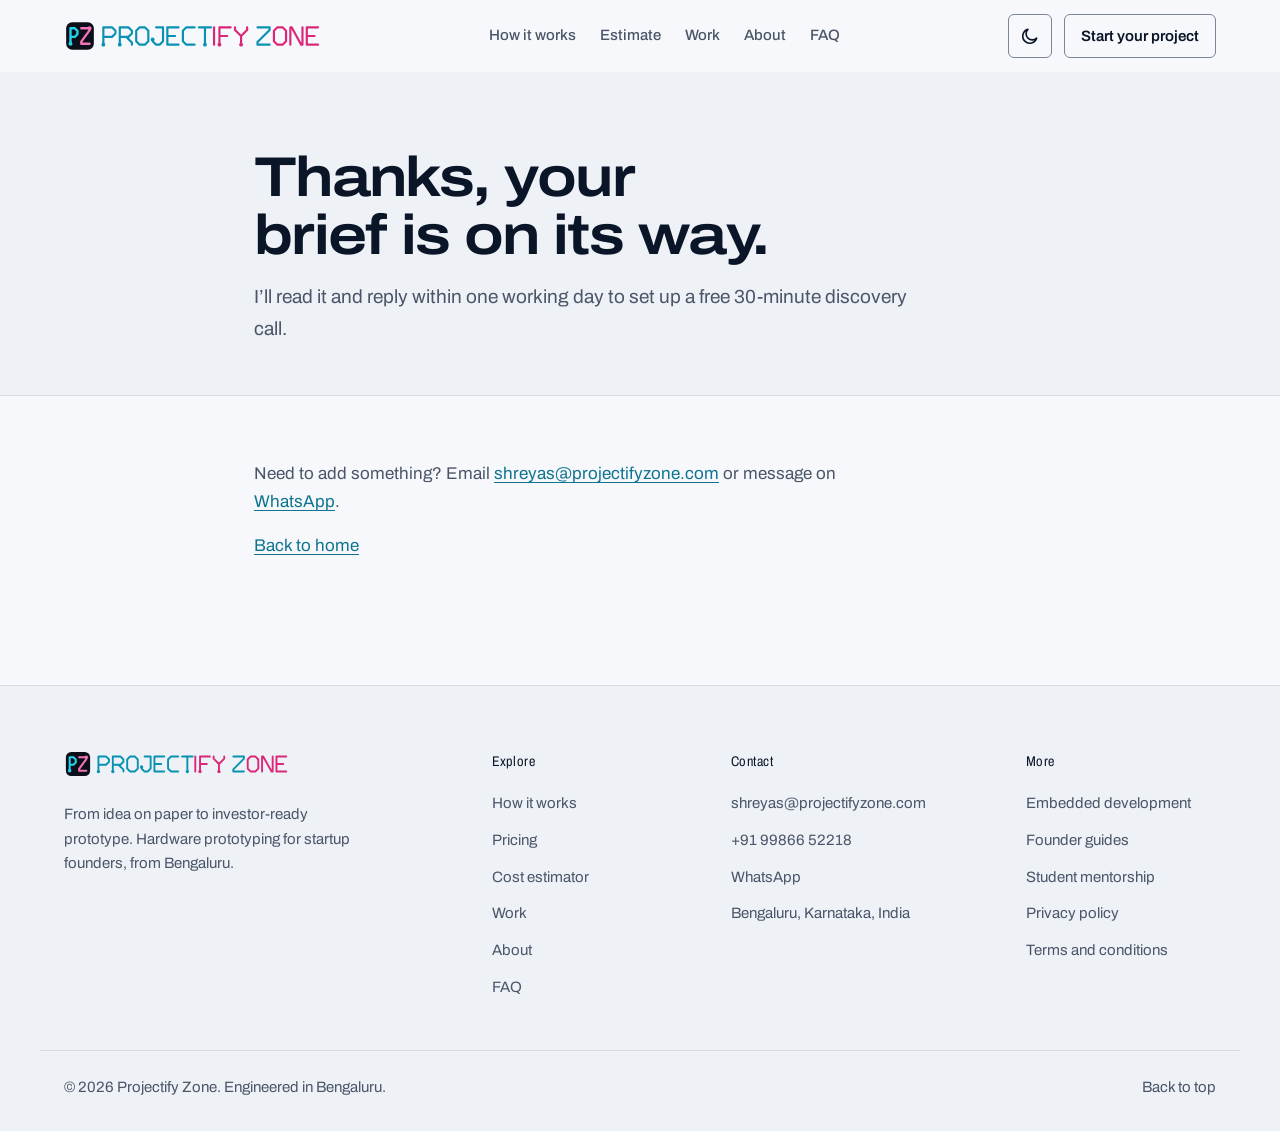
<file: thanks.html>
<!DOCTYPE html>
<html lang="en-IN" data-theme="dark">
<head>
<meta charset="utf-8">
<meta name="viewport" content="width=device-width, initial-scale=1">
<meta http-equiv="Content-Security-Policy" content="default-src 'self'; script-src 'self'; style-src 'self'; img-src 'self' data:; font-src 'self'; connect-src 'self'; object-src 'none'; base-uri 'self'; form-action 'self'; upgrade-insecure-requests">
<meta name="referrer" content="strict-origin-when-cross-origin">
<title>Thank You | Projectify Zone</title>
<meta name="description" content="Your project brief has been sent to Projectify Zone.">
<meta name="color-scheme" content="dark light">
<link rel="canonical" href="https://projectifyzone.com/thanks.html">
<meta name="robots" content="noindex">
<link rel="icon" href="assets/img/favicon.svg" type="image/svg+xml">
<link rel="icon" href="assets/img/favicon-32.png" sizes="32x32" type="image/png">
<link rel="apple-touch-icon" href="assets/img/apple-touch-icon.png">
<link rel="preload" href="assets/fonts/archivo-latin-var.woff2" as="font" type="font/woff2" crossorigin>
<link rel="stylesheet" href="assets/css/main.css?v=9">
<script src="assets/js/theme-init.js?v=6"></script>
</head>
<body>

<a class="skip-link" href="#main">Skip to content</a>

<header class="site-header">
  <div class="container nav">
    <a href="./" class="brand" aria-label="Projectify Zone home">
      <svg class="logo" xmlns="http://www.w3.org/2000/svg" viewBox="-5 -17 592.5 74" aria-hidden="true" focusable="false"><g transform="translate(0 -12)"><rect width="64" height="64" rx="14" fill="#0b0f19"/><g fill="none" stroke-width="5.5" stroke-linecap="round" stroke-linejoin="round"><path stroke="#22d3ee" d="M10 50V14H20L26 20V28L20 34H10"/><circle fill="#22d3ee" cx="10" cy="50" r="4.6"/><path stroke="#f472b6" d="M35 14H54V19L35 45V50H54"/><circle fill="#f472b6" cx="54" cy="14" r="4.6"/></g></g><g transform="translate(86 0) scale(1)"><g class="a" transform="translate(0 0)"><path d="M0 40V0H20L28 8V14L20 22H0"/><circle cx="0" cy="40" r="4.4"/></g><g class="a" transform="translate(38 0)"><path d="M0 40V0H20L28 8V14L20 22H0M15 22L28 35V40"/><circle cx="0" cy="40" r="4.4"/></g><g class="a" transform="translate(76 0)"><path d="M8 0H20L28 8V32L20 40H8L0 32V8Z"/></g><g class="a" transform="translate(114 0)"><path d="M8 0H24V32L16 40H8L0 32V28"/><circle cx="0" cy="28" r="4.4"/></g><g class="a" transform="translate(148 0)"><path d="M26 0H0V40H26M0 20H18"/></g><g class="a" transform="translate(184 0)"><path d="M27 0H8L0 8V32L8 40H27"/></g><g class="a" transform="translate(221 0)"><path d="M0 0H28M14 0V40"/><circle cx="14" cy="40" r="4.4"/></g><g class="b" transform="translate(256 0)"><path d="M0 0V40"/></g><g class="b" transform="translate(268.5 0)"><path d="M26 0H0V40M0 20H18"/><circle cx="0" cy="40" r="4.4"/></g><g class="b" transform="translate(304.5 0)"><path d="M0 0V6L14 20L28 6V0M14 20V40"/><circle cx="14" cy="40" r="4.4"/></g></g><g transform="translate(442.5 0) scale(1)"><g class="a" transform="translate(0 0)"><path d="M0 0H28V6L0 34V40H28"/></g><g class="b" transform="translate(38 0)"><path d="M8 0H20L28 8V32L20 40H8L0 32V8Z"/></g><g class="b" transform="translate(76 0)"><path d="M0 40V0H3L25 40H28V0"/></g><g class="b" transform="translate(114 0)"><path d="M26 0H0V40H26M0 20H18"/></g></g></svg>
    </a>

    <nav class="nav-links" id="nav-links" aria-label="Primary">
      <a href="./#process">How it works</a>
      <a href="./#estimate">Estimate</a>
      <a href="./#work">Work</a>
      <a href="./#about">About</a>
      <a href="./#faq">FAQ</a>
      <a href="./#contact" class="btn btn-primary nav-cta-mobile">Start your project</a>
    </nav>

    <div class="nav-actions">
      <button class="icon-btn" id="theme-toggle" type="button" aria-label="Switch to light theme">
        <svg class="icon-sun" viewBox="0 0 24 24" width="20" height="20" aria-hidden="true"><circle cx="12" cy="12" r="4.5" fill="none" stroke="currentColor" stroke-width="2"/><path d="M12 2v2.5M12 19.5V22M2 12h2.5M19.5 12H22M4.9 4.9l1.8 1.8M17.3 17.3l1.8 1.8M4.9 19.1l1.8-1.8M17.3 6.7l1.8-1.8" stroke="currentColor" stroke-width="2" stroke-linecap="round"/></svg>
        <svg class="icon-moon" viewBox="0 0 24 24" width="20" height="20" aria-hidden="true"><path d="M20 14.5A8.5 8.5 0 1 1 9.5 4a7 7 0 0 0 10.5 10.5Z" fill="none" stroke="currentColor" stroke-width="2" stroke-linejoin="round"/></svg>
      </button>
      <a href="./#contact" class="btn btn-secondary btn-sm nav-cta">Start your project</a>
      <button class="icon-btn menu-btn" id="menu-toggle" type="button" aria-label="Open menu" aria-expanded="false" aria-controls="nav-links">
        <span></span><span></span><span></span>
      </button>
    </div>
  </div>
</header>

<main id="main" class="page">
  <header class="page-head">
    <div class="container container-narrow">
      <h1>Thanks, your brief is on its way.</h1>
      <p class="lede">I&rsquo;ll read it and reply within one working day to set up a free 30-minute discovery call.</p>
    </div>
  </header>
  <div class="container container-narrow prose">
    <p>Need to add something? Email <a href="mailto:shreyas@projectifyzone.com">shreyas@projectifyzone.com</a>
       or message on <a href="https://wa.me/919986652218" target="_blank" rel="noopener">WhatsApp<span class="sr-only"> (opens in a new tab)</span></a>.</p>
    <p><a href="./">Back to home</a></p>
  </div>
</main>

<footer class="site-footer">
  <div class="container footer-grid">
    <div class="footer-brand">
      <a href="./" class="brand" aria-label="Projectify Zone home">
        <svg class="logo logo-sm" xmlns="http://www.w3.org/2000/svg" viewBox="-5 -17 592.5 74" aria-hidden="true" focusable="false"><g transform="translate(0 -12)"><rect width="64" height="64" rx="14" fill="#0b0f19"/><g fill="none" stroke-width="5.5" stroke-linecap="round" stroke-linejoin="round"><path stroke="#22d3ee" d="M10 50V14H20L26 20V28L20 34H10"/><circle fill="#22d3ee" cx="10" cy="50" r="4.6"/><path stroke="#f472b6" d="M35 14H54V19L35 45V50H54"/><circle fill="#f472b6" cx="54" cy="14" r="4.6"/></g></g><g transform="translate(86 0) scale(1)"><g class="a" transform="translate(0 0)"><path d="M0 40V0H20L28 8V14L20 22H0"/><circle cx="0" cy="40" r="4.4"/></g><g class="a" transform="translate(38 0)"><path d="M0 40V0H20L28 8V14L20 22H0M15 22L28 35V40"/><circle cx="0" cy="40" r="4.4"/></g><g class="a" transform="translate(76 0)"><path d="M8 0H20L28 8V32L20 40H8L0 32V8Z"/></g><g class="a" transform="translate(114 0)"><path d="M8 0H24V32L16 40H8L0 32V28"/><circle cx="0" cy="28" r="4.4"/></g><g class="a" transform="translate(148 0)"><path d="M26 0H0V40H26M0 20H18"/></g><g class="a" transform="translate(184 0)"><path d="M27 0H8L0 8V32L8 40H27"/></g><g class="a" transform="translate(221 0)"><path d="M0 0H28M14 0V40"/><circle cx="14" cy="40" r="4.4"/></g><g class="b" transform="translate(256 0)"><path d="M0 0V40"/></g><g class="b" transform="translate(268.5 0)"><path d="M26 0H0V40M0 20H18"/><circle cx="0" cy="40" r="4.4"/></g><g class="b" transform="translate(304.5 0)"><path d="M0 0V6L14 20L28 6V0M14 20V40"/><circle cx="14" cy="40" r="4.4"/></g></g><g transform="translate(442.5 0) scale(1)"><g class="a" transform="translate(0 0)"><path d="M0 0H28V6L0 34V40H28"/></g><g class="b" transform="translate(38 0)"><path d="M8 0H20L28 8V32L20 40H8L0 32V8Z"/></g><g class="b" transform="translate(76 0)"><path d="M0 40V0H3L25 40H28V0"/></g><g class="b" transform="translate(114 0)"><path d="M26 0H0V40H26M0 20H18"/></g></g></svg>
      </a>
      <p>From idea on paper to investor-ready prototype. Hardware prototyping for startup founders, from Bengaluru.</p>
    </div>
    <nav class="footer-col" aria-label="Footer: explore">
      <p class="footer-title">Explore</p>
      <a href="./#process">How it works</a>
      <a href="./#phases">Pricing</a>
      <a href="./#estimate">Cost estimator</a>
      <a href="./#work">Work</a>
      <a href="./#about">About</a>
      <a href="./#faq">FAQ</a>
    </nav>
    <div class="footer-col">
      <p class="footer-title">Contact</p>
      <a href="mailto:shreyas@projectifyzone.com">shreyas@projectifyzone.com</a>
      <a href="tel:+919986652218">+91&nbsp;99866&nbsp;52218</a>
      <a href="https://wa.me/919986652218?text=Hi%20Shreyas%2C%20I%27d%20like%20to%20discuss%20a%20hardware%20prototype." target="_blank" rel="noopener">WhatsApp<span class="sr-only"> (opens in a new tab)</span></a>
      <span>Bengaluru, Karnataka, India</span>
    </div>
    <nav class="footer-col" aria-label="Footer: more">
      <p class="footer-title">More</p>
      <a href="./embedded-systems-development.html">Embedded development</a>
      <a href="./insights.html">Founder guides</a>
      <a href="./students.html">Student mentorship</a>
      <a href="./privacy.html">Privacy policy</a>
      <a href="./terms.html">Terms and conditions</a>
    </nav>
  </div>
  <div class="container footer-bottom">
    <p>&copy; <span id="year">2026</span> Projectify Zone. Engineered in Bengaluru.</p>
    <a href="#top">Back to top</a>
  </div>
</footer>

<script src="assets/js/main.js?v=8" defer></script>
</body>
</html>
</file>
<file: assets/css/main.css>
/* ==========================================================================
   Projectify Zone — stylesheet
   Visual language: an engineering drawing on a soldermask-blue board.
   One type family, Archivo, in three widths: expanded for headlines (like
   an equipment nameplate), normal for text, condensed for specs and data
   (like a datasheet table). The logo's cyan and pink are signal colours
   (traces and pads), never decoration.
   ========================================================================== */

/* ---------- Fonts (self-hosted Archivo, variable weight and width) ---------- */
@font-face {
  font-family: 'Archivo';
  font-style: normal;
  font-weight: 100 900;
  font-stretch: 62% 125%;
  font-display: swap;
  src: url('../fonts/archivo-latin-var.woff2') format('woff2');
  unicode-range: U+0000-00FF, U+0131, U+0152-0153, U+02BB-02BC, U+02C6, U+02DA, U+02DC, U+0304, U+0308, U+0329, U+2000-206F, U+20AC, U+2122, U+2191, U+2193, U+2212, U+2215, U+FEFF, U+FFFD;
}
/* The rupee sign lives in a 2 KB file of its own, so the main file stays the plain Latin set */
@font-face {
  font-family: 'Archivo';
  font-style: normal;
  font-weight: 100 900;
  font-stretch: 62% 125%;
  font-display: swap;
  src: url('../fonts/archivo-rupee-var.woff2') format('woff2');
  unicode-range: U+20B9;
}

/* ---------- Tokens ---------- */
:root {
  /* Type */
  --font-display: 'Archivo', system-ui, -apple-system, 'Segoe UI', Roboto, sans-serif;
  --font-body: 'Archivo', system-ui, -apple-system, 'Segoe UI', Roboto, sans-serif;
  --font-data: 'Archivo', 'Arial Narrow', system-ui, sans-serif;
  --wdth-display: 118%;  /* headlines: expanded, like an equipment nameplate */
  --wdth-data: 78%;      /* specs, labels, tables: condensed, like a datasheet */

  --fs-xs: .875rem;   /* mostly condensed data text, so a touch larger */
  --fs-sm: .9375rem;
  --fs-base: 1.0625rem;
  --fs-lg: 1.1875rem;
  --fs-h3: 1.1875rem;
  --fs-h2: clamp(1.75rem, 1.2rem + 1.9vw, 2.5rem);
  --fs-h1: clamp(2.25rem, 1.3rem + 3.5vw, 3.875rem);

  /* Space */
  --space-2xs: .25rem;
  --space-xs: .5rem;
  --space-sm: .75rem;
  --space-md: 1rem;
  --space-lg: 1.5rem;
  --space-xl: 2rem;
  --space-2xl: 3rem;
  --space-3xl: 4rem;
  --section-y: clamp(4.5rem, 3rem + 6vw, 8rem);

  /* Layout */
  --container: 1200px;
  --gutter: 1.5rem;
  --header-h: 72px;
  --measure: 62ch;

  /* Shape */
  --radius-sm: 4px;
  --radius: 6px;
  --radius-lg: 10px;
  --ease: cubic-bezier(.2, .7, .2, 1);
}

[data-theme='dark'] {
  color-scheme: dark;
  --bg: #0a1628;
  --bg-tint: #0d1b30;
  --surface: #112139;
  --surface-2: #172a46;
  --ink: #edf2f8;
  --muted: #a5b3c8;
  --line: rgba(237, 242, 248, .11);
  --line-strong: rgba(237, 242, 248, .24);
  --control-border: #6a7d9c;   /* control edges: 3:1+ on bg, surface and surface-2 */
  --draw-line: rgba(237, 242, 248, .55);
  --brand-a: #22d3ee;
  --brand-b: #f472b6;
  --accent: #22d3ee;
  --accent-hover: #67e8f9;
  --accent-text: #22d3ee;
  --pink-text: #f472b6;
  --on-accent: #06202a;
  --success: #4ade80;
  --danger: #f87171;
  --shadow-pop: 0 18px 40px -18px rgba(0, 0, 0, .8);
}

[data-theme='light'] {
  color-scheme: light;
  --bg: #f7f8fb;
  --bg-tint: #eef1f6;
  --surface: #ffffff;
  --surface-2: #e9edf3;
  --ink: #0a1628;
  --muted: #4a5568;
  --line: rgba(15, 23, 42, .1);
  --line-strong: rgba(15, 23, 42, .2);
  --control-border: #7b8698;   /* control edges: 3:1+ on bg and surface */
  --draw-line: rgba(15, 23, 42, .6);
  --brand-a: #0891b2;
  --brand-b: #db2777;
  --accent: #0e7490;
  --accent-hover: #155e75;
  --accent-text: #0e7490;
  --pink-text: #be185d;
  --on-accent: #ffffff;
  --success: #15803d;
  --danger: #b91c1c;
  --shadow-pop: 0 18px 40px -20px rgba(15, 23, 42, .3);
}

/* ---------- Base ---------- */
*, *::before, *::after { box-sizing: border-box; }

html {
  scroll-behavior: smooth;
  scroll-padding-top: calc(var(--header-h) + 16px);
  -webkit-text-size-adjust: 100%;
}

body {
  margin: 0;
  font-family: var(--font-body);
  font-size: var(--fs-base);
  line-height: 1.65;
  color: var(--ink);
  background: var(--bg);
  -webkit-font-smoothing: antialiased;
  text-rendering: optimizeLegibility;
}

img, svg { display: block; max-width: 100%; }

h1, h2, h3 {
  font-family: var(--font-display);
  font-weight: 600;
  line-height: 1.12;
  letter-spacing: -.02em;
  margin: 0;
  text-wrap: balance;
}
h1 { font-size: var(--fs-h1); font-weight: 650; font-stretch: var(--wdth-display); letter-spacing: -.03em; line-height: 1.04; }
h2 { font-size: var(--fs-h2); font-stretch: var(--wdth-display); letter-spacing: -.025em; }
h3 { font-size: var(--fs-h3); letter-spacing: -.01em; }

p { margin: 0; }
ul, ol, dl, dd { margin: 0; padding: 0; }
ul, ol { list-style: none; }

a { color: inherit; text-decoration: none; }
p a:not(.btn):not(.link-arrow), .prose a:not(.btn):not(.link-arrow) {
  color: var(--accent-text);
  text-decoration: underline;
  text-decoration-thickness: 1px;
  text-underline-offset: 3px;
}
p a:not(.btn):not(.link-arrow):hover, .prose a:not(.btn):not(.link-arrow):hover { text-decoration-thickness: 2px; }

:focus-visible {
  outline: 2px solid var(--accent);
  outline-offset: 3px;
  border-radius: var(--radius-sm);
}

::selection { background: var(--brand-b); color: #fff; }

.sr-only {
  position: absolute;
  width: 1px;
  height: 1px;
  padding: 0;
  margin: -1px;
  overflow: hidden;
  clip: rect(0 0 0 0);
  white-space: nowrap;
  border: 0;
}

.skip-link {
  position: absolute;
  left: var(--space-md);
  top: -60px;
  z-index: 100;
  padding: 10px 16px;
  border-radius: var(--radius);
  background: var(--accent);
  color: var(--on-accent);
  font-weight: 600;
  transition: top .2s;
}
.skip-link:focus { top: 12px; }

.container {
  width: 100%;
  max-width: var(--container);
  margin-inline: auto;
  padding-inline: var(--gutter);
}
.container-narrow { max-width: 820px; }


.lede {
  font-size: var(--fs-lg);
  color: var(--muted);
  max-width: var(--measure);
}

.note {
  margin-top: var(--space-xl);
  max-width: var(--measure);
  font-size: var(--fs-sm);
  color: var(--muted);
}

/* ---------- Buttons & links ---------- */
.btn {
  display: inline-flex;
  align-items: center;
  justify-content: center;
  gap: .5em;
  min-height: 44px;
  padding: 10px 20px;
  border-radius: var(--radius);
  border: 1px solid transparent;
  font: 600 var(--fs-sm)/1.2 var(--font-body);
  cursor: pointer;
  white-space: nowrap;
  transition: background-color .15s, border-color .15s, color .15s;
}
.btn-primary { background: var(--accent); color: var(--on-accent); }
.btn-primary:hover { background: var(--accent-hover); }
.btn-secondary { background: transparent; color: var(--ink); border-color: var(--control-border); }
.btn-secondary:hover { border-color: var(--accent); color: var(--accent-text); }
.btn-sm { min-height: 44px; padding: 10px 16px; }
.btn-lg { min-height: 52px; padding: 14px 24px; font-size: 1rem; }
.btn:active { transform: translateY(1px); }
.btn[disabled] { opacity: .6; cursor: not-allowed; transform: none; }
.btn-primary[disabled]:hover { background: var(--accent); }
.btn-secondary[disabled]:hover { border-color: var(--control-border); color: var(--ink); }

.link-arrow {
  display: inline-flex;
  align-items: center;
  gap: .4em;
  min-height: 44px;
  font-weight: 600;
  color: var(--ink);
  /* A trace under the words marks them as links */
  text-decoration: underline 2px var(--accent);
  text-underline-offset: 6px;
  transition: text-underline-offset .15s, color .15s;
}
.link-arrow:hover { color: var(--accent-text); text-underline-offset: 4px; }

.icon-btn {
  display: inline-grid;
  place-items: center;
  width: 44px;
  height: 44px;
  border-radius: var(--radius);
  border: 1px solid var(--control-border);
  background: transparent;
  color: var(--ink);
  cursor: pointer;
  transition: border-color .15s;
}
.icon-btn:hover { border-color: var(--accent); }
.icon-btn:active { transform: translateY(1px); }
[data-theme='dark'] .icon-moon,
[data-theme='light'] .icon-sun { display: none; }

/* ---------- Header ---------- */
.site-header {
  position: fixed;
  inset: 0 0 auto;
  z-index: 50;
  height: var(--header-h);
  background: var(--bg);
  border-bottom: 1px solid transparent;
  transition: border-color .2s;
}
.site-header.scrolled { border-bottom-color: var(--line); }

.nav {
  display: flex;
  align-items: center;
  justify-content: space-between;
  gap: var(--space-lg);
  height: 100%;
}

.brand { display: inline-flex; align-items: center; }
.logo { display: block; height: 32px; width: auto; }
.logo-sm { height: 28px; }
.logo .a, .logo .b { fill: none; stroke-width: 5; stroke-linecap: round; stroke-linejoin: round; }
.logo .a { stroke: var(--brand-a); }
.logo .b { stroke: var(--brand-b); }
.logo .a circle { fill: var(--brand-a); stroke: none; }
.logo .b circle { fill: var(--brand-b); stroke: none; }

.nav-links { display: flex; align-items: center; gap: var(--space-lg); }
.nav-links a:not(.btn) {
  position: relative;
  padding: 6px 0;
  font-size: var(--fs-sm);
  font-weight: 500;
  color: var(--muted);
  transition: color .15s;
}
.nav-links a:not(.btn)::after {
  content: '';
  position: absolute;
  left: 0;
  right: 0;
  bottom: -2px;
  height: 2px;
  background: var(--brand-a);
  transform: scaleX(0);
  transform-origin: left;
  transition: transform .2s var(--ease);
}
.nav-links a:not(.btn):hover,
.nav-links a.active { color: var(--ink); }
.nav-links a.active::after { transform: scaleX(1); }

.nav-actions { display: flex; align-items: center; gap: var(--space-sm); }
.nav-cta-mobile, .menu-btn { display: none; }

.menu-btn span {
  display: block;
  grid-area: 1 / 1;
  width: 18px;
  height: 2px;
  border-radius: 2px;
  background: currentColor;
  transition: transform .2s var(--ease), opacity .15s;
}
.menu-btn span:nth-child(1) { transform: translateY(-6px); }
.menu-btn span:nth-child(3) { transform: translateY(6px); }
.menu-btn[aria-expanded='true'] span:nth-child(1) { transform: rotate(45deg); }
.menu-btn[aria-expanded='true'] span:nth-child(2) { opacity: 0; }
.menu-btn[aria-expanded='true'] span:nth-child(3) { transform: rotate(-45deg); }

/* ---------- Sections ---------- */
.section { padding-block: var(--section-y); }
.section-tint { background: var(--bg-tint); border-block: 1px solid var(--line); }
.section-rule { border-top: 1px solid var(--line); }

.section-head { max-width: 760px; margin-bottom: var(--space-3xl); }
.section-head h2 { margin-bottom: var(--space-md); }

/* Heading column + content column; the heading stays in view on desktop */
.split {
  display: grid;
  grid-template-columns: minmax(0, 5fr) minmax(0, 7fr);
  gap: clamp(2rem, 5vw, 5rem);
  align-items: start;
}
.split-head { position: sticky; top: calc(var(--header-h) + 32px); }
.split-head h2 { margin-bottom: var(--space-md); }

/* ---------- Hero ---------- */
.hero { padding-top: calc(var(--header-h) + clamp(3rem, 6vw, 5.5rem)); padding-bottom: clamp(3.5rem, 6vw, 6rem); }

.hero-grid {
  display: grid;
  grid-template-columns: minmax(0, 1.05fr) minmax(0, .95fr);
  gap: clamp(2rem, 5vw, 4.5rem);
  align-items: center;
}

.hero-copy h1 { max-width: 13ch; margin-bottom: var(--space-lg); }
.nowrap { white-space: nowrap; }
.hero-copy .lede { margin-bottom: var(--space-xl); }

.actions { display: flex; flex-wrap: wrap; align-items: center; gap: var(--space-md) var(--space-xl); }

.facts {
  display: grid;
  grid-template-columns: repeat(3, minmax(0, 1fr));
  gap: var(--space-lg);
  margin-top: var(--space-2xl);
  padding-top: var(--space-lg);
  border-top: 1px solid var(--line);
}
.facts dt { font-family: var(--font-display); font-weight: 600; margin-bottom: 2px; }
.facts dd { font-size: var(--fs-sm); color: var(--muted); line-height: 1.5; }

.hero-figure { margin: 0; }
.drawing { width: 100%; height: auto; }
.d-face { fill: var(--surface); stroke: var(--draw-line); stroke-width: 1.2; stroke-linejoin: round; }
.d-side { fill: var(--surface-2); stroke: var(--draw-line); stroke-width: 1.2; stroke-linejoin: round; }
.d-edge { fill: none; stroke: var(--draw-line); stroke-width: 1.2; }
.d-line { fill: none; stroke: var(--draw-line); stroke-width: 1; vector-effect: non-scaling-stroke; opacity: .7; }
.d-trace { fill: none; stroke: var(--brand-a); stroke-width: 1.6; vector-effect: non-scaling-stroke; stroke-linecap: round; stroke-linejoin: round; }
.d-pad, .d-dot { fill: var(--brand-b); }
.d-chip { fill: var(--surface-2); stroke: var(--draw-line); stroke-width: 1; vector-effect: non-scaling-stroke; }
.d-assembly { stroke: var(--muted); stroke-width: 1; stroke-dasharray: 4 5; opacity: .6; }
.d-lead { fill: none; stroke: var(--muted); stroke-width: 1; }
.d-num circle { fill: var(--bg); stroke: var(--brand-b); stroke-width: 1.5; }
.d-num text { fill: var(--ink); font: 600 15px var(--font-data); font-stretch: var(--wdth-data); }

.legend {
  display: grid;
  grid-template-columns: repeat(2, minmax(0, 1fr));
  gap: var(--space-sm) var(--space-lg);
  margin-top: var(--space-lg);
  font-size: var(--fs-sm);
  color: var(--muted);
}
.legend li { display: flex; gap: var(--space-sm); align-items: baseline; }
.legend strong { color: var(--ink); font-weight: 600; margin-right: .3em; }
.legend-key {
  flex: 0 0 auto;
  width: 10px;
  height: 10px;
  border: 1.5px solid var(--control-border);
  border-radius: 2px;
  transform: translateY(1px);
  transition: background-color .15s, border-color .15s;
}

/* ---------- Rows (problem list) ---------- */
.rows { border-bottom: 1px solid var(--line); }
.row {
  display: grid;
  grid-template-columns: minmax(0, 2fr) minmax(0, 3fr);
  gap: var(--space-lg);
  padding-block: var(--space-xl);
  border-top: 1px solid var(--line);
}
.row p { color: var(--muted); }

/* ---------- Timeline (process) ---------- */
.timeline {
  display: grid;
  grid-template-columns: repeat(4, minmax(0, 1fr));
  gap: var(--space-xl);
  counter-reset: step;
}
.timeline li { position: relative; padding-top: var(--space-xl); border-top: 2px solid var(--line-strong); }
/* A pad on the trace for every step */
.timeline li::before {
  content: '';
  position: absolute;
  top: -7px;
  left: 0;
  width: 12px;
  height: 12px;
  border-radius: 50%;
  background: var(--bg-tint);
  border: 2px solid var(--brand-a);
}
.timeline li:last-child::before { border-color: var(--brand-b); background: var(--brand-b); }
.timeline h3 { margin-bottom: var(--space-sm); }
.timeline p:not(.step-meta) { color: var(--muted); font-size: var(--fs-sm); }
.step-meta {
  font-family: var(--font-data);
  font-stretch: var(--wdth-data);
  font-size: var(--fs-xs);
  color: var(--muted);
  margin-bottom: var(--space-sm);
}
.step-no { color: var(--accent-text); font-weight: 600; margin-right: .5em; }

/* ---------- Pricing tiers ---------- */
.tiers {
  display: grid;
  grid-template-columns: repeat(3, minmax(0, 1fr));
  border: 1px solid var(--line-strong);
  border-radius: var(--radius-lg);
  overflow: hidden;
  background: var(--surface);
}
.tier {
  position: relative;
  display: flex;
  flex-direction: column;
  padding: calc(var(--space-xl) + 1.25rem) var(--space-xl) var(--space-xl);
  border-left: 1px solid var(--line);
}
.tier:first-child { border-left: 0; }
.tier-featured { background: var(--bg-tint); }
.tier-featured::before {
  content: '';
  position: absolute;
  inset: 0 0 auto;
  height: 3px;
  background: var(--brand-a);
}
.tier-head { padding-bottom: var(--space-lg); margin-bottom: var(--space-lg); border-bottom: 1px solid var(--line); }
.tier-flag {
  position: absolute;
  top: var(--space-md);
  left: var(--space-xl);
  font-family: var(--font-data);
  font-stretch: var(--wdth-data);
  font-size: var(--fs-xs);
  color: var(--pink-text);
  margin-bottom: var(--space-sm);
}
.tier-time { font-size: var(--fs-sm); color: var(--muted); margin-top: var(--space-2xs); }
.tier-price {
  font-family: var(--font-display);
  font-size: 2.25rem;
  font-weight: 600;
  font-stretch: var(--wdth-display);
  letter-spacing: -.02em;
  line-height: 1.1;
  margin-top: var(--space-md);
  font-variant-numeric: tabular-nums;
}
.tier-price span {
  font-family: var(--font-body);
  font-size: var(--fs-sm);
  font-weight: 500;
  letter-spacing: 0;
  color: var(--muted);
  margin-right: .25em;
}
.tier .btn { margin-top: auto; }
.checks { display: grid; gap: var(--space-sm); margin-bottom: var(--space-xl); font-size: var(--fs-sm); }
.checks li { position: relative; padding-left: 1.6em; }
.checks li::before {
  content: '';
  position: absolute;
  left: .1em;
  top: .45em;
  width: .7em;
  height: .38em;
  border-left: 2px solid var(--accent);
  border-bottom: 2px solid var(--accent);
  transform: rotate(-45deg);
}

/* ---------- Spec list (Investor Demo Kit) ---------- */
.spec { border-bottom: 1px solid var(--line); }
.spec div {
  display: grid;
  grid-template-columns: minmax(0, 13rem) minmax(0, 1fr);
  gap: var(--space-lg);
  padding-block: var(--space-lg);
  border-top: 1px solid var(--line);
}
.spec dt { font-family: var(--font-display); font-weight: 600; }
.spec dd { color: var(--muted); }

/* ---------- Capability matrix ---------- */
.matrix {
  display: grid;
  grid-template-columns: repeat(3, minmax(0, 1fr));
  border-top: 1px solid var(--line);
  border-left: 1px solid var(--line);
}
.cell {
  padding: var(--space-xl);
  border-right: 1px solid var(--line);
  border-bottom: 1px solid var(--line);
}
.cell h3 { display: flex; align-items: center; gap: var(--space-sm); margin-bottom: var(--space-sm); }
.cell-icon { flex: 0 0 auto; color: var(--accent-text); }
.cell p { color: var(--muted); }
.cell .cell-detail { margin-top: var(--space-md); font-size: var(--fs-xs); line-height: 1.6; font-family: var(--font-data); font-stretch: var(--wdth-data); }

.toolbar { display: flex; flex-wrap: wrap; gap: var(--space-sm) var(--space-xl); align-items: baseline; margin-top: var(--space-2xl); }
.toolbar-title { font-family: var(--font-data); font-size: var(--fs-xs); font-weight: 600; color: var(--ink); font-stretch: var(--wdth-data); }
.inline-list { display: flex; flex-wrap: wrap; gap: var(--space-xs) 0; font-family: var(--font-data); font-size: var(--fs-xs); color: var(--muted); font-stretch: var(--wdth-data); }
.inline-list { gap: var(--space-xs); }
.inline-list li { padding: .15em .55em; border: 1px solid var(--line-strong); border-radius: 2px; color: var(--ink); }

/* ---------- Sectors ---------- */
.sectors {
  display: grid;
  grid-template-columns: repeat(2, minmax(0, 1fr));
  column-gap: var(--space-xl);
}
.sectors li { padding-block: var(--space-lg); border-top: 1px solid var(--line); }
.sectors h3 { font-size: 1.0625rem; margin-bottom: var(--space-2xs); }
.sectors p { color: var(--muted); font-size: var(--fs-sm); }

/* ---------- About ---------- */
.about {
  display: grid;
  grid-template-columns: minmax(0, 320px) minmax(0, 1fr);
  gap: clamp(2rem, 6vw, 5rem);
  align-items: start;
}
.profile {
  padding: var(--space-xl);
  border: 1px solid var(--line-strong);
  border-radius: var(--radius-lg);
  background: var(--surface);
}
.monogram {
  position: relative;
  display: grid;
  place-items: center;
  width: 88px;
  height: 88px;
  margin-bottom: var(--space-lg);
  border: 2px solid var(--brand-a);
  border-radius: var(--radius);
  font: 700 2.75rem/1 var(--font-display);
  font-stretch: var(--wdth-display);
  color: var(--accent-text);
}
/* Solder pad on the corner, echoing the logo */
.monogram::after {
  content: '';
  position: absolute;
  right: -7px;
  bottom: -7px;
  width: 12px;
  height: 12px;
  border-radius: 50%;
  background: var(--brand-b);
}
.profile-name { font-family: var(--font-display); font-size: 1.375rem; font-weight: 600; }
.profile-role { color: var(--accent-text); font-weight: 600; font-size: var(--fs-sm); margin-top: 2px; }
.profile-meta { margin-top: var(--space-lg); font-size: var(--fs-sm); }
.profile-meta div { padding-block: var(--space-sm); border-top: 1px solid var(--line); }
.profile-meta dt { font-family: var(--font-data); font-size: var(--fs-xs); color: var(--muted); font-stretch: var(--wdth-data); }
.profile-meta dd { overflow-wrap: anywhere; }
.profile-meta a { display: inline-block; padding-block: 4px; color: var(--accent-text); }
.about-copy h2 { margin-bottom: var(--space-lg); }
.about > .profile { grid-column: 1; grid-row: 1; }
.about > .about-copy { grid-column: 2; grid-row: 1; }
.about-copy > p:not(.about-actions) { color: var(--muted); max-width: var(--measure); margin-bottom: var(--space-md); }
.about-actions { display: flex; flex-wrap: wrap; gap: var(--space-xl); margin-top: var(--space-lg); }

/* ---------- FAQ ---------- */
.faq { border-bottom: 1px solid var(--line); }
.faq details { border-top: 1px solid var(--line); }
.faq summary {
  display: flex;
  justify-content: space-between;
  align-items: center;
  gap: var(--space-md);
  padding-block: var(--space-lg);
  font-weight: 600;
  cursor: pointer;
  list-style: none;
}
.faq summary::-webkit-details-marker { display: none; }
.faq summary::after {
  content: '+';
  flex: 0 0 auto;
  font: 400 1.25rem/1 var(--font-data);
  font-stretch: var(--wdth-data);
  color: var(--accent-text);
}
.faq details[open] summary::after { content: '\2212'; }
.faq summary:hover { color: var(--accent-text); }
.faq details p { padding-bottom: var(--space-lg); color: var(--muted); max-width: var(--measure); }
.faq details .faq-more { margin-top: calc(-1 * var(--space-sm)); }
.faq-more a { display: inline-flex; align-items: center; min-height: 44px; }

/* ---------- Contact & brief form ---------- */
.contact {
  display: grid;
  grid-template-columns: minmax(0, .85fr) minmax(0, 1.15fr);
  gap: clamp(2rem, 5vw, 4.5rem);
  align-items: start;
}
.contact-info h2 { margin-bottom: var(--space-md); }
.contact-list { margin-top: var(--space-xl); border-bottom: 1px solid var(--line); }
.contact-list li {
  display: grid;
  grid-template-columns: 6.5rem minmax(0, 1fr);
  gap: var(--space-md);
  padding-block: var(--space-md);
  border-top: 1px solid var(--line);
}
.contact-label { font-family: var(--font-data); font-size: var(--fs-xs); color: var(--muted); padding-top: 3px; font-stretch: var(--wdth-data); }
.contact-list a { font-weight: 500; overflow-wrap: anywhere; }
.contact-list a:hover { color: var(--accent-text); }
.contact-list span:not(.contact-label) { color: var(--muted); }
.contact-nda { margin-top: var(--space-lg); color: var(--muted); font-size: var(--fs-sm); }

.brief {
  padding: clamp(1.5rem, 4vw, 2.25rem);
  border: 1px solid var(--line-strong);
  border-radius: var(--radius-lg);
  background: var(--surface);
}
.brief fieldset { border: 0; padding: 0; margin: 0 0 var(--space-lg); min-width: 0; }
.brief legend {
  padding: 0;
  margin-bottom: var(--space-md);
  font-family: var(--font-data);
  font-stretch: var(--wdth-data);
  font-size: var(--fs-xs);
  letter-spacing: .04em;
  color: var(--muted);
}
.field-row { display: grid; grid-template-columns: repeat(2, minmax(0, 1fr)); gap: var(--space-md); }
.field { display: grid; gap: 6px; margin-bottom: var(--space-md); }
.field label { font-size: var(--fs-sm); font-weight: 500; }
.req { color: var(--pink-text); }
.hint { max-width: 62ch; font-size: var(--fs-xs); color: var(--muted); }

.brief input[type='text'],
.brief input[type='email'],
.brief input[type='tel'],
.brief select,
.brief textarea {
  width: 100%;
  min-height: 46px;
  padding: 10px 12px;
  border: 1px solid var(--control-border);
  border-radius: var(--radius);
  background: var(--bg);
  color: var(--ink);
  font: inherit;
  font-size: var(--fs-sm);
  transition: border-color .15s;
}
.brief textarea { min-height: 120px; resize: vertical; }
.brief select {
  appearance: none;
  padding-right: 36px;
  background-image:
    linear-gradient(45deg, transparent 50%, var(--muted) 50%),
    linear-gradient(135deg, var(--muted) 50%, transparent 50%);
  background-position: calc(100% - 18px) 50%, calc(100% - 13px) 50%;
  background-size: 5px 5px;
  background-repeat: no-repeat;
}
.brief input:hover, .brief select:hover, .brief textarea:hover { border-color: var(--muted); }
/* Same 2px ring as every other control (the global :focus-visible rule), plus an accent edge */
.brief input:focus-visible, .brief select:focus-visible, .brief textarea:focus-visible { border-color: var(--accent); border-radius: var(--radius); }
.brief [aria-invalid='true'] { border-color: var(--danger) !important; }
.field-error { margin-top: 6px; font-size: var(--fs-xs); color: var(--danger); }
.field-check + .field-error { margin: calc(6px - var(--space-lg)) 0 var(--space-lg); padding-left: 34px; }

.field-check { grid-template-columns: auto minmax(0, 1fr); align-items: start; gap: 10px; margin: var(--space-xs) 0 var(--space-lg); }
.field-check input { width: 24px; height: 24px; margin: 0; accent-color: var(--accent); }
.field-check label { font-weight: 400; color: var(--muted); }
.field-check a { color: var(--ink); text-decoration: underline; text-underline-offset: 3px; }

.brief-submit { width: 100%; }
.form-status { min-height: 1.5em; margin-top: var(--space-md); font-size: var(--fs-sm); text-align: center; }
.form-status.ok { color: var(--success); }
.form-status.err { color: var(--danger); }

.hp { position: absolute; left: -10000px; width: 1px; height: 1px; overflow: hidden; }

.btn-whatsapp { flex: 0 0 auto; width: 52px; padding: 0; background: #25d366; color: #052e16; }
.btn-whatsapp:hover { background: #3ee07b; }

/* ---------- Footer ---------- */
.site-footer {
  padding-block: var(--space-3xl) var(--space-xl);
  border-top: 1px solid var(--line);
  background: var(--bg-tint);
  font-size: var(--fs-sm);
}
.footer-grid { display: grid; grid-template-columns: 2fr 1fr 1.3fr 1fr; gap: var(--space-2xl); }
.footer-brand p { max-width: 34ch; margin-top: var(--space-md); color: var(--muted); }
.footer-col { display: flex; flex-direction: column; align-items: flex-start; gap: var(--space-xs); }
.footer-col a, .footer-col span { color: var(--muted); padding-block: 2px; }
.footer-col a:hover { color: var(--ink); }
.footer-title {
  margin-bottom: var(--space-xs);
  font-family: var(--font-data);
  font-stretch: var(--wdth-data);
  font-size: var(--fs-xs);
  letter-spacing: .04em;
  color: var(--ink);
}
.footer-bottom {
  display: flex;
  flex-wrap: wrap;
  justify-content: space-between;
  gap: var(--space-sm);
  margin-top: var(--space-2xl);
  padding-top: var(--space-lg);
  border-top: 1px solid var(--line);
  color: var(--muted);
}
.footer-bottom a:hover { color: var(--ink); }

/* ---------- Mobile call-to-action bar ---------- */
.mobile-cta { display: none; }

/* ---------- Content pages (privacy, students, thanks, 404) ---------- */
.page-head {
  padding-top: calc(var(--header-h) + clamp(3rem, 6vw, 5rem));
  padding-bottom: clamp(2.5rem, 4vw, 3.5rem);
  border-bottom: 1px solid var(--line);
  background: var(--bg-tint);
}
.page-head h1 { font-size: clamp(2.25rem, 1.5rem + 3vw, 3.5rem); margin-bottom: var(--space-md); }
.page-head .lede { margin-top: var(--space-xs); }
.page-head .actions { margin-top: var(--space-xl); }
.page-head .lede + .page-meta { margin-top: var(--space-lg); }
.page-meta { font-family: var(--font-data); font-size: var(--fs-xs); color: var(--muted); font-stretch: var(--wdth-data); }

.prose { padding-block: clamp(2.5rem, 5vw, 4rem) var(--section-y); }
.prose > * + * { margin-top: var(--space-md); }
.prose h2 { font-size: 1.375rem; margin-top: var(--space-2xl); padding-top: var(--space-lg); border-top: 1px solid var(--line); }
.prose > h2:first-child { margin-top: 0; padding-top: 0; border-top: 0; }
.prose p, .prose li { color: var(--muted); max-width: var(--measure); }
.prose strong { color: var(--ink); font-weight: 600; }
.prose ul { display: grid; gap: var(--space-xs); padding-left: 1.25em; list-style: disc; }
.prose li::marker { color: var(--brand-a); }
.prose h3 { margin-top: var(--space-xl); }
.prose ol { display: grid; gap: var(--space-xs); padding-left: 1.5em; list-style: decimal; }
.prose ol li::marker { font-family: var(--font-data); font-size: var(--fs-sm); font-stretch: var(--wdth-data); }

/* Tables scroll sideways on narrow screens instead of widening the page */
.table-wrap { overflow-x: auto; border: 1px solid var(--line); border-radius: var(--radius); }
.table-wrap:focus-visible { outline: 2px solid var(--accent); outline-offset: 2px; }
.prose table { width: 100%; min-width: 520px; border-collapse: collapse; font-size: var(--fs-sm); }
.prose th, .prose td { padding: .75rem 1rem; text-align: left; vertical-align: top; border-bottom: 1px solid var(--line); }
.prose th { font-family: var(--font-data); font-size: var(--fs-xs); font-weight: 600; color: var(--ink); background: var(--bg-tint); font-stretch: var(--wdth-data); }
.prose td { color: var(--muted); }
.prose tr:last-child td { border-bottom: 0; }

/* Short answer at the top of an article */
.answer { padding: var(--space-lg) var(--space-xl); border: 1px solid var(--line); border-radius: var(--radius-lg); background: var(--bg-tint); }
.answer p { color: var(--ink); }

/* Closing call to action on content pages */
.cta-panel { margin-top: var(--space-2xl); padding: var(--space-xl); border: 1px solid var(--line-strong); border-radius: var(--radius-lg); background: var(--surface); }
.prose .cta-panel h2 { margin-top: 0; padding-top: 0; border-top: 0; }
.cta-panel h2 { margin-bottom: var(--space-sm); }
.cta-panel .actions { margin-top: var(--space-lg); }

.breadcrumbs ol { display: flex; flex-wrap: wrap; gap: var(--space-xs); font-family: var(--font-data); font-size: var(--fs-xs); color: var(--muted); margin-bottom: var(--space-lg); font-stretch: var(--wdth-data); }
.breadcrumbs li + li::before { content: '/'; margin-right: var(--space-xs); color: var(--line-strong); }
.breadcrumbs a { color: var(--muted); }
.breadcrumbs a:hover { color: var(--accent-text); }

.post-list { padding-block: clamp(2.5rem, 5vw, 4rem) var(--section-y); }
.post-list li { padding-block: var(--space-xl); border-top: 1px solid var(--line); }
.post-list li:first-child { padding-top: 0; border-top: 0; }
.post-list h2 { font-size: 1.375rem; margin-bottom: var(--space-sm); }
.post-list h2 a:hover { color: var(--accent-text); }
.post-list p { color: var(--muted); max-width: var(--measure); }
.post-list .page-meta { margin-bottom: var(--space-sm); }

.notfound { padding-top: calc(var(--header-h) + clamp(4rem, 10vw, 8rem)); padding-bottom: var(--section-y); }
.notfound h1 { font-size: clamp(2.25rem, 1.5rem + 3vw, 3.5rem); margin-bottom: var(--space-md); }
.notfound .actions { margin-top: var(--space-xl); }

/* ---------- Founding-client offer ---------- */
.founding { padding-block: var(--space-2xl); border-bottom: 1px solid var(--line); }
.founding-inner { display: flex; flex-wrap: wrap; align-items: center; justify-content: space-between; gap: var(--space-lg) var(--space-2xl); }
.founding-inner > div { max-width: 68ch; }
.founding h2 { font-size: clamp(1.25rem, 1rem + 1vw, 1.625rem); margin-bottom: var(--space-xs); }
/* A solder pad, the logo's own mark, flags the offer */
.founding h2::before { content: ''; display: inline-block; width: .5em; height: .5em; margin-right: .4em; border-radius: 50%; background: var(--brand-b); vertical-align: .1em; }
.founding p { color: var(--muted); }

/* ---------- Prototype cost estimator ---------- */
.est { display: grid; grid-template-columns: minmax(0, 1.4fr) minmax(0, 1fr); gap: clamp(1.5rem, 4vw, 3.5rem); align-items: start; }
.est-form { display: grid; gap: var(--space-xl); }
.est-q { min-width: 0; margin: 0; padding: 0; border: 0; }
.est-q legend { padding: 0; margin-bottom: var(--space-sm); font-weight: 600; }
.est-q-note { margin: calc(-1 * var(--space-xs)) 0 var(--space-sm); font-family: var(--font-data); font-stretch: var(--wdth-data); font-size: var(--fs-xs); color: var(--muted); }
.opts { display: grid; grid-template-columns: repeat(auto-fit, minmax(10.5rem, 1fr)); gap: var(--space-xs); }
.opt { position: relative; display: block; cursor: pointer; }
/* The real input covers its card: clicks, keyboard and screen readers all use the native control */
.opt input { position: absolute; inset: 0; width: 100%; height: 100%; margin: 0; opacity: 0; cursor: pointer; }
.opt span {
  display: flex;
  flex-direction: column;
  justify-content: center;
  height: 100%;
  min-height: 3.5rem;
  padding: .6rem 2.1rem .6rem .85rem;
  border: 1px solid var(--control-border);
  border-radius: var(--radius);
  background: var(--surface);
  font-weight: 500;
  line-height: 1.3;
  transition: border-color .15s, background-color .15s;
}
.opt small { margin-top: 3px; font-family: var(--font-data); font-stretch: var(--wdth-data); font-size: var(--fs-xs); font-weight: 400; color: var(--muted); }
/* Same key square as the drawing's legend: outlined, filled when chosen */
.opt span::after {
  content: '';
  position: absolute;
  top: .75rem;
  right: .75rem;
  width: 10px;
  height: 10px;
  border: 1.5px solid var(--control-border);
  border-radius: 2px;
  transition: background-color .15s, border-color .15s;
}
.opt input[type='radio'] + span::after { border-radius: 50%; }
.opt:hover span { border-color: var(--muted); }
.opt:active span { background: var(--surface-2); }
.opt input:checked + span { border-color: var(--accent); background: var(--surface-2); box-shadow: inset 0 0 0 1px var(--accent); }
.opt input:checked + span::after { background: var(--accent); border-color: var(--accent); }
.opt input:focus-visible + span { outline: 2px solid var(--accent); outline-offset: 2px; }

.est-result {
  position: sticky;
  top: calc(var(--header-h) + 16px);
  /* Never taller than the screen, so the fee stays in view while pinned; any overflow scrolls inside */
  max-height: calc(100dvh - var(--header-h) - 32px);
  overflow-y: auto;
  overscroll-behavior: contain;
  padding: clamp(1.25rem, 3vw, 2rem);
  border: 1px solid var(--line-strong);
  border-radius: var(--radius-lg);
  background: var(--surface);
}
.est-result h3 { font-family: var(--font-data); font-stretch: var(--wdth-data); font-size: var(--fs-sm); font-weight: 600; color: var(--muted); margin-bottom: var(--space-sm); }
.est-figures { display: grid; grid-template-columns: minmax(0, 1fr) minmax(0, 1fr); column-gap: var(--space-lg); }
.est-figures > div { padding-block: var(--space-sm); border-top: 1px solid var(--line); }
.est-figures > .est-main, .est-figures > .est-step { grid-column: 1 / -1; }
.est-step dd { font-size: var(--fs-sm); font-weight: 500; }
.est-figures dt { font-family: var(--font-data); font-stretch: var(--wdth-data); font-size: var(--fs-xs); color: var(--muted); }
.est-figures dd { font-weight: 600; }
.est-figures small { display: block; font-size: var(--fs-xs); font-weight: 400; color: var(--muted); }
.est-main dd > span {
  display: block;
  font-size: clamp(1.375rem, 1.1rem + 1vw, 1.875rem);
  font-weight: 650;
  font-stretch: var(--wdth-display);
  letter-spacing: -.02em;
  line-height: 1.15;
  font-variant-numeric: tabular-nums;
}
.est-label { font-family: var(--font-data); font-stretch: var(--wdth-data); font-size: var(--fs-xs); color: var(--muted); margin-bottom: var(--space-2xs); }
.est-drivers { padding-block: var(--space-sm); border-top: 1px solid var(--line); }
.est-drivers ul { padding-left: 1.1em; list-style: disc; font-size: var(--fs-sm); color: var(--muted); }
.est-drivers li::marker { color: var(--brand-b); }
.est-founding { padding-block: var(--space-sm); border-top: 1px solid var(--line); font-size: var(--fs-sm); font-weight: 600; color: var(--pink-text); }
.est-actions { display: flex; flex-wrap: wrap; align-items: center; gap: var(--space-xs) var(--space-lg); margin-block: var(--space-sm) var(--space-md); }
.est-actions .btn { white-space: normal; text-align: center; }
.est-disclaimer { margin-top: var(--space-md); font-size: var(--fs-xs); color: var(--muted); }
.est-jump { justify-self: start; }
@media (min-width: 901px) { .est-jump { display: none; } }
.est-result:focus { outline: none; }
.est-result:focus-visible { outline: 2px solid var(--accent); outline-offset: 4px; }
.est-noscript { margin-bottom: var(--space-xl); padding: var(--space-md) var(--space-lg); border: 1px solid var(--line); border-radius: var(--radius); background: var(--surface); }

.timeline + .tiers { margin-top: var(--space-3xl); }

/* ---------- Work (real projects; hatched boxes mark photos still to come) ---------- */
.work { display: grid; grid-template-columns: repeat(2, minmax(0, 1fr)); gap: var(--space-xl); }
.work-item { display: flex; flex-direction: column; border: 1px solid var(--line-strong); border-radius: var(--radius-lg); overflow: hidden; background: var(--surface); }
.ph {
  display: grid;
  place-content: center;
  gap: 2px;
  aspect-ratio: 16 / 9;
  text-align: center;
  color: var(--muted);
  border-bottom: 1px dashed var(--line-strong);
  background: repeating-linear-gradient(-45deg, transparent 0 11px, var(--line) 11px 12px);
}
.ph span { font-weight: 600; color: var(--ink); }
.ph small { font-family: var(--font-data); font-stretch: var(--wdth-data); font-size: var(--fs-xs); }
.work-body { padding: clamp(1.25rem, 3vw, 2rem); }
.work-body h3 { font-size: 1.25rem; margin-bottom: var(--space-xs); }
.work-body > p { color: var(--muted); }
.work-body > p + p { margin-top: var(--space-sm); }
.work-spec { margin-top: var(--space-md); font-size: var(--fs-sm); }
.work-spec div { display: grid; grid-template-columns: 6.5rem minmax(0, 1fr); gap: var(--space-sm); padding-block: var(--space-xs); border-top: 1px solid var(--line); }
.work-spec dt { font-family: var(--font-data); font-stretch: var(--wdth-data); font-size: var(--fs-xs); color: var(--muted); padding-top: 2px; }

.contact-primary { margin-top: var(--space-lg); }

/* ---------- Responsive ---------- */
@media (max-width: 1080px) {
  .facts { grid-template-columns: minmax(0, 1fr); gap: var(--space-md); }
  .timeline { grid-template-columns: repeat(2, minmax(0, 1fr)); row-gap: var(--space-2xl); }
  .split, .contact { grid-template-columns: minmax(0, 1fr); }
  .split-head { position: static; }
  .footer-grid { grid-template-columns: 1fr 1fr; }
  .footer-brand { grid-column: 1 / -1; }
}

@media (max-width: 900px) {
  .hero-grid { grid-template-columns: minmax(0, 1fr); }
  .hero-figure { max-width: none; }
  .facts { grid-template-columns: repeat(3, minmax(0, 1fr)); }
  .tiers { grid-template-columns: minmax(0, 1fr); }
  .tier { border-left: 0; border-top: 1px solid var(--line); }
  .tier:first-child { border-top: 0; }
  .matrix { grid-template-columns: repeat(2, minmax(0, 1fr)); }
  .about { grid-template-columns: minmax(0, 1fr); }
  .profile { max-width: 420px; }
  .est { grid-template-columns: minmax(0, 1fr); }
  .est-result { position: static; max-height: none; overflow: visible; scroll-margin-top: calc(var(--header-h) + 16px); }
  .matrix-3, .work { grid-template-columns: minmax(0, 1fr); }
  .about > .profile, .about > .about-copy { grid-column: 1; grid-row: auto; }
  .ph { aspect-ratio: 3 / 1; }

  .menu-btn { display: inline-grid; }
  .nav-cta { display: none; }
  .nav-links {
    position: fixed;
    inset: var(--header-h) 0 auto;
    flex-direction: column;
    align-items: stretch;
    gap: 0;
    padding: var(--space-xs) var(--gutter) var(--space-lg);
    background: var(--bg);
    border-bottom: 1px solid var(--line);
    box-shadow: var(--shadow-pop);
    visibility: hidden;
    opacity: 0;
    transform: translateY(-8px);
    /* Visible immediately when opening; hidden only after the fade-out when closing */
    transition: opacity .2s, transform .2s var(--ease), visibility 0s linear .2s;
  }
  .nav-links.open { visibility: visible; opacity: 1; transform: none; transition-delay: 0s; }
  .nav-links a:not(.btn) { padding: 14px 0; font-size: 1rem; border-bottom: 1px solid var(--line); }
  .nav-links a:not(.btn)::after { display: none; }
  .nav-links a.active { color: var(--accent-text); }
  .nav-cta-mobile { display: inline-flex; margin-top: var(--space-md); }
  .site-header:has(.nav-links.open) { border-bottom-color: var(--line); }

  .mobile-cta {
    display: flex;
    gap: var(--space-xs);
    position: fixed;
    left: 0;
    right: 0;
    bottom: 0;
    z-index: 40;
    padding: var(--space-sm) var(--gutter) calc(var(--space-sm) + env(safe-area-inset-bottom, 0px));
    background: var(--bg);
    border-top: 1px solid var(--line-strong);
    transform: translateY(100%);
    visibility: hidden;
    transition: transform .25s var(--ease), visibility 0s linear .25s;
  }
  .mobile-cta.show { transform: none; visibility: visible; transition-delay: 0s; }
  .mobile-cta .btn-primary { flex: 1; min-height: 48px; }
  .mobile-cta .btn-whatsapp { min-height: 48px; }
}

@media (max-width: 640px) {
  :root { --gutter: 1rem; --header-h: 64px; }
  .logo { height: 26px; }
  .facts { grid-template-columns: minmax(0, 1fr); gap: var(--space-md); }
  .legend { grid-template-columns: minmax(0, 1fr); }
  .row { grid-template-columns: minmax(0, 1fr); gap: var(--space-xs); padding-block: var(--space-lg); }
  .timeline { grid-template-columns: minmax(0, 1fr); }
  .spec div { grid-template-columns: minmax(0, 1fr); gap: var(--space-2xs); }
  .matrix { grid-template-columns: minmax(0, 1fr); }
  .cell { padding: var(--space-lg) var(--space-md); }
  .sectors { grid-template-columns: minmax(0, 1fr); }
  .tier { padding: calc(var(--space-lg) + 1.25rem) var(--space-lg) var(--space-lg); }
  .tier-flag { left: var(--space-lg); }
  .field-row { grid-template-columns: minmax(0, 1fr); gap: 0; }
  .contact-list li { grid-template-columns: minmax(0, 1fr); gap: 2px; }
  .footer-grid { grid-template-columns: minmax(0, 1fr); gap: var(--space-xl); }
  .actions .btn { width: 100%; }
  .opts { grid-template-columns: minmax(0, 1fr); }
  .est-actions .btn, .contact-primary .btn { width: 100%; }
  .founding-inner .btn { width: 100%; }
  .work-spec div { grid-template-columns: minmax(0, 1fr); gap: 0; }
}

@media (prefers-reduced-motion: reduce) {
  html { scroll-behavior: auto; }
  *, *::before, *::after {
    animation-duration: .01ms !important;
    animation-iteration-count: 1 !important;
    transition-duration: .01ms !important;
  }
}

/* ---------- Print ---------- */
@media print {
  .site-header, .mobile-cta, .skip-link, .brief, .actions, .about-actions { display: none !important; }
  :root, [data-theme] {
    --bg: #fff; --bg-tint: #fff; --surface: #fff; --surface-2: #f1f3f6; --ink: #000; --muted: #333;
    --line: #ccc; --line-strong: #999; --draw-line: #555; --accent-text: #0e7490;
    --brand-a: #0891b2; --brand-b: #db2777;
  }
  body { background: #fff; color: #000; font-size: 11pt; }
  .hero, .page-head, .notfound { padding-top: 0; }
  .section { padding-block: 24pt; }
  .split-head { position: static; }
  h2, h3 { break-after: avoid; }
  .tier, .cell, .row, .spec div, .faq details, .timeline li { break-inside: avoid; }
  a[href^="http"]::after { content: " (" attr(href) ")"; font-size: .8em; color: #555; }
}
</file>
<file: assets/css/figure.css>
/* Hero figure: an Anatomy kit drawing (tools/hero-figure, MIT kit) themed with the site's tokens.
   The drawing rules below are the kit's ISO_CSS; only the token values and the card are the site's own. */

/* ---------- Tokens: dark ---------- */
.iso {
  --anatomy-paper: var(--surface); --anatomy-face: #1a2c48; --anatomy-top: #1d304e;
  --anatomy-shade-0: #0b1729; --anatomy-shade-1: #0e1b30; --anatomy-shade-2: #122138; --anatomy-shade-3: #162740;
  --anatomy-lit-top: #27406a; --anatomy-lit-shade: #1f3456;
  --pz-hi: #dde5ef; --pz-mid: #7a8ba5; --pz-lo: #43557a; --pz-faint: #263a5c;
  --anatomy-hi: var(--pz-hi); --anatomy-mid: var(--pz-mid); --anatomy-lo: var(--pz-lo); --anatomy-faint: var(--pz-faint);
  --anatomy-lit: #ffffff; --anatomy-halo: #000000; --anatomy-halo-opacity: .85; --anatomy-dot: #e6ebf2;
  --anatomy-red: var(--brand-b); --anatomy-green: var(--success); --anatomy-blue: var(--brand-a);
  --anatomy-weight: .6px; --anatomy-mono: var(--font-data);
}
/* ---------- Tokens: light ---------- */
[data-theme='light'] .iso {
  --anatomy-face: #ffffff; --anatomy-top: #ffffff;
  --anatomy-shade-0: #d9dfe8; --anatomy-shade-1: #e3e8ef; --anatomy-shade-2: #ecf0f5; --anatomy-shade-3: #f4f6f9;
  --anatomy-lit-top: #ffffff; --anatomy-lit-shade: #eaf3f6;
  --pz-hi: #1b2433; --pz-mid: #7b879a; --pz-lo: #b1bac9; --pz-faint: #d5dbe4;
  --anatomy-lit: #000000; --anatomy-halo: #5d6b80; --anatomy-halo-opacity: .3; --anatomy-dot: #3a4456;
}

/* ---------- Kit drawing rules ---------- */
.iso-svg{display:block;width:100%;height:auto;overflow:visible}
.iso-svg path,.iso-svg circle{vector-effect:non-scaling-stroke}
.iso-fill{fill:var(--anatomy-paper);stroke:none}
.iso-solid[data-lit]>.iso-fill{fill:var(--anatomy-face)}
.iso-shade,.iso-top{stroke:none}
.iso-shade[data-shade="0"]{fill:var(--anatomy-shade-0)}
.iso-shade[data-shade="1"]{fill:var(--anatomy-shade-1)}
.iso-shade[data-shade="2"]{fill:var(--anatomy-shade-2)}
.iso-shade[data-shade="3"]{fill:var(--anatomy-shade-3)}
.iso-top{fill:var(--anatomy-top)}
.iso-solid[data-lit]>.iso-top{fill:var(--anatomy-lit-top)}
.iso-solid[data-lit]>.iso-shade{fill:var(--anatomy-lit-shade)}
.iso-solid[data-seamless]>.iso-shade,.iso-solid[data-seamless]>.iso-top{stroke-width:.4;stroke-linejoin:round}
.iso-solid[data-seamless]>.iso-shade[data-shade="0"]{stroke:var(--anatomy-shade-0)}
.iso-solid[data-seamless]>.iso-shade[data-shade="1"]{stroke:var(--anatomy-shade-1)}
.iso-solid[data-seamless]>.iso-shade[data-shade="2"]{stroke:var(--anatomy-shade-2)}
.iso-solid[data-seamless]>.iso-shade[data-shade="3"]{stroke:var(--anatomy-shade-3)}
.iso-solid[data-seamless]>.iso-top{stroke:var(--anatomy-top)}
.iso-solid[data-seamless][data-lit]>.iso-top{stroke:var(--anatomy-lit-top)}
.iso-solid[data-seamless][data-lit]>.iso-shade{stroke:var(--anatomy-lit-shade)}
.iso-solid[data-lit]>.iso-edge{stroke:var(--anatomy-lit)}
.iso-halo{fill:var(--anatomy-halo);stroke:none;filter:blur(9px);opacity:var(--anatomy-halo-opacity);transform:translateY(3px)}
.iso-line{fill:none;stroke:var(--anatomy-lo);stroke-width:var(--anatomy-weight);stroke-linecap:round;stroke-linejoin:round}
.iso-line[data-tone="hi"]{stroke:var(--anatomy-hi)}
.iso-line[data-tone="mid"]{stroke:var(--anatomy-mid)}
.iso-line[data-tone="lo"]{stroke:var(--anatomy-lo)}
.iso-line[data-tone="faint"]{stroke:var(--anatomy-faint)}
.iso-line[data-tone="lit"]{stroke:var(--anatomy-lit)}
.iso-line[data-tone="red"]{stroke:var(--anatomy-red)}
.iso-line[data-tone="green"]{stroke:var(--anatomy-green)}
.iso-line[data-tone="blue"]{stroke:var(--anatomy-blue)}
.iso-line[data-dotted]{stroke-dasharray:.01 3.5;stroke-width:1}
.iso-line[data-dashed]{stroke-dasharray:3 3}
.iso-line[data-flow]{stroke-dasharray:2 6}
.iso-wire-end{fill:var(--anatomy-paper);stroke:var(--anatomy-lo);stroke-width:var(--anatomy-weight)}
.iso-wire[data-tone="hi"] .iso-wire-end{stroke:var(--anatomy-hi)}
.iso-wire[data-tone="mid"] .iso-wire-end{stroke:var(--anatomy-mid)}
.iso-wire[data-tone="faint"] .iso-wire-end{stroke:var(--anatomy-faint)}
.iso-wire[data-tone="lit"] .iso-wire-end{stroke:var(--anatomy-lit)}
.iso-dots circle{fill:var(--anatomy-dot);stroke:none;opacity:.32}
.iso-dots[data-tone="hi"] circle{opacity:.85}
.iso-dots[data-tone="mid"] circle{opacity:.45}
.iso-dots[data-tone="lo"] circle{opacity:.22}
.iso-dots[data-tone="faint"] circle{opacity:.12}
.iso-face-text{fill:var(--anatomy-mid);font-family:var(--anatomy-mono);letter-spacing:.04em}
.iso-face-text[data-tone="hi"]{fill:var(--anatomy-hi)}
.iso-face-text[data-tone="lo"]{fill:var(--anatomy-lo)}
.iso-face-text[data-tone="faint"]{fill:var(--anatomy-faint)}
.tb-body{fill:var(--anatomy-shade-2);stroke:none}
.tb-shine{fill:var(--anatomy-top);stroke:none}
.tb-shade{fill:var(--anatomy-shade-0);stroke:none}
.tb-ring{fill:none;stroke:var(--anatomy-lo);stroke-width:.45;stroke-linecap:butt;stroke-linejoin:round}
.tb-ring[data-tone="mid"]{stroke:var(--anatomy-mid)}
.tb-ring[data-tone="faint"]{stroke:var(--anatomy-faint)}
.tb-ring[data-tone="hi"]{stroke:var(--anatomy-hi)}
@keyframes iso-flow{to{stroke-dashoffset:-32}}
@keyframes iso-pulse{0%,100%{opacity:.18}12%{opacity:1}40%{opacity:.18}}
.iso-line[data-flow]{animation:iso-flow 1600ms linear infinite}
.iso-dots circle[data-pulse]{animation:iso-pulse 1600ms steps(1,end) infinite;animation-delay:var(--pulse-at,0ms)}
@media (prefers-reduced-motion:reduce){.iso-line[data-flow],.iso-dots circle[data-pulse]{animation:none}}

/* ---------- Site additions ---------- */
.pz-hole { fill: var(--anatomy-shade-0); stroke: none; }
.pz-glass { fill: var(--anatomy-shade-0); stroke: none; }
.pz-led > .iso-top, .pz-led > .iso-shade { fill: var(--anatomy-red); }
.pz-led > .iso-fill { fill: var(--anatomy-red); }

/* Highlighting one assembly: it becomes the lit accent, everything else steps down one tone */
.pz-figure[data-focus] .it:not([data-on]) {
  --anatomy-hi: var(--pz-mid); --anatomy-mid: var(--pz-lo); --anatomy-lo: var(--pz-faint);
  --anatomy-blue: var(--pz-lo); --anatomy-red: var(--pz-lo);
}
.it[data-on] .iso-solid > .iso-edge { stroke: var(--anatomy-lit); }
.it[data-on] .iso-solid > .iso-top { fill: var(--anatomy-lit-top); }
.it[data-on] .iso-solid > .iso-shade { fill: var(--anatomy-lit-shade); }

/* ---------- Card ---------- */
.pz-plate {
  position: relative;
  padding: 2.75rem 1rem 2.75rem;
  border: 1px solid var(--line-strong);
  border-radius: var(--radius-lg);
  background: var(--surface);
}
.pz-corner {
  position: absolute;
  margin: 0;
  font: 500 .8125rem/1 var(--font-data);
  font-stretch: var(--wdth-data);
  color: var(--muted);
  white-space: nowrap;
}
.pz-fig { top: 1rem; left: 1.1rem; color: var(--ink); }
.pz-title { top: 1rem; right: 1.1rem; }
.pz-hint { bottom: 1rem; left: 1.1rem; }
.pz-readout { bottom: 1rem; right: 1.1rem; color: var(--ink); font-variant-numeric: tabular-nums; }
.pz-hint-touch { display: none; }
@media (hover: none) { .pz-hint-touch { display: inline; } .pz-hint-pointer { display: none; } }

.pz-stage { border-radius: var(--radius); touch-action: pan-y; cursor: pointer; }
.pz-stage:focus-visible { outline: 2px solid var(--accent); outline-offset: 4px; }
.pz-stage .iso-svg { max-width: 560px; margin-inline: auto; }

/* Legend: the same key as before, now buttons that highlight each assembly */
.pz-legend button {
  display: flex;
  gap: var(--space-sm);
  align-items: baseline;
  width: 100%;
  min-height: 44px;
  padding: 6px 8px;
  margin: -6px -8px;
  border: 0;
  border-radius: var(--radius);
  background: none;
  color: inherit;
  font: inherit;
  text-align: left;
  cursor: pointer;
  transition: background-color .15s;
}
.pz-legend button:hover { background: var(--surface-2); }
.pz-legend button[aria-pressed='true'] { background: var(--surface-2); }
.pz-legend button:hover .legend-key { border-color: var(--accent); }
.pz-legend button[aria-pressed='true'] .legend-key { background: var(--accent); border-color: var(--accent); }

@media (max-width: 640px) {
  .pz-plate { padding: 2.5rem .5rem 2.75rem; }
  /* Not enough width for four corners: the labels give way and the readout takes the top line */
  .pz-fig, .pz-title { display: none; }
  .pz-readout { top: 1rem; bottom: auto; left: 1.1rem; }
}
</file>
